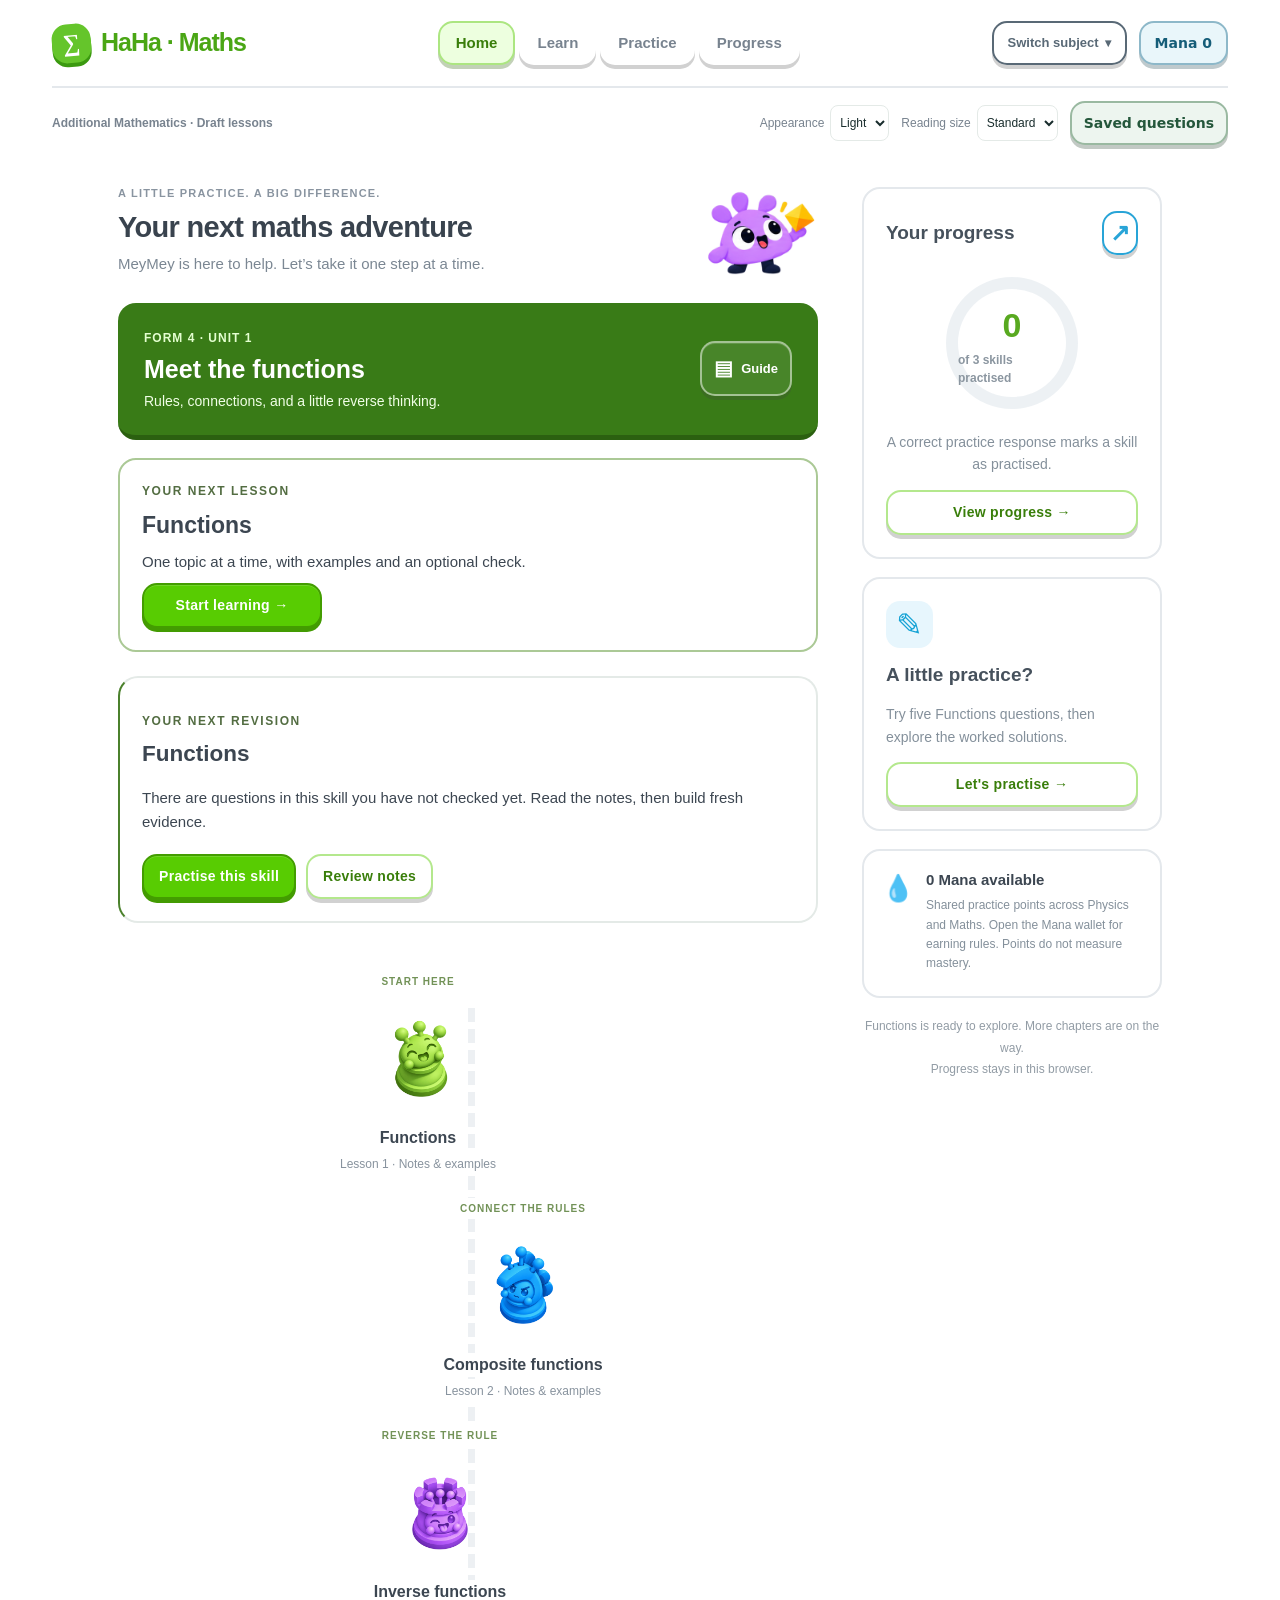
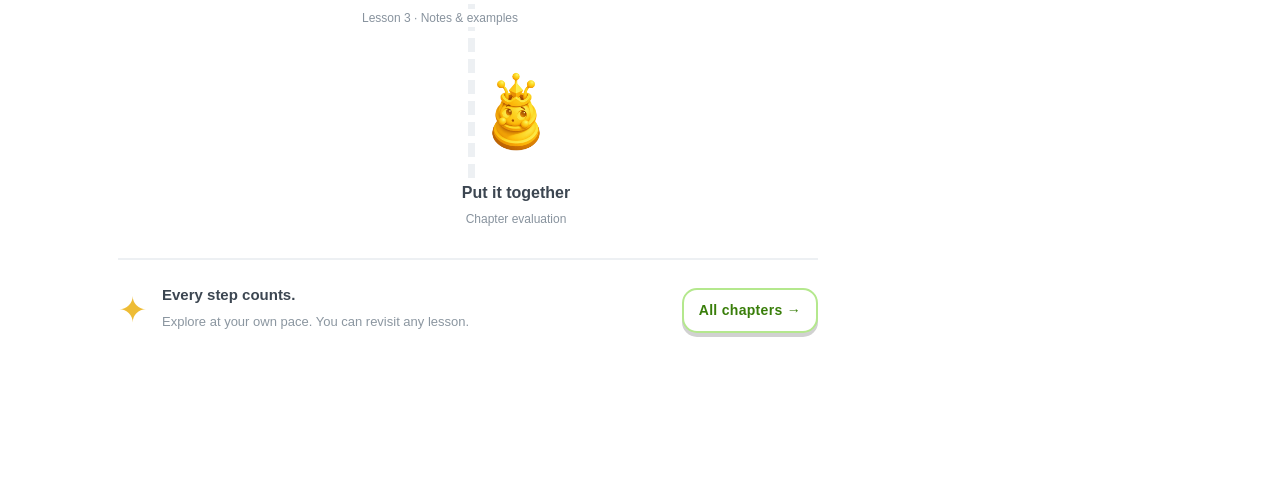
<file: mathematics/index.html>
<!doctype html>
<html lang="en">
<head>
  <meta charset="utf-8">
  <meta name="viewport" content="width=device-width, initial-scale=1">
  <meta name="theme-color" content="#f6f7f2">
  <title>HaHa · Additional Mathematics</title>
  <style id="math-palette-base">
    :root{--ink:#192a2d;--muted:#71807d;--line:#e5eae4;--paper:#fff;--canvas:#f5f7f1;--green:#17624d;--green-dark:#124d3d;--pale:#e8f2e8;--lime:#d8ef9a;--orange:#b86a43;--cream:#fff7e8;--shadow:0 14px 38px #213d3010;--radius:20px}
    *{box-sizing:border-box}body{margin:0;background:var(--canvas);color:var(--ink);font:15px/1.5 Inter,ui-sans-serif,system-ui,-apple-system,"Segoe UI",sans-serif}button,input,select{font:inherit}button{cursor:pointer}button:focus-visible,input:focus-visible,select:focus-visible{outline:3px solid #87b89b;outline-offset:2px}.shell{max-width:1240px;min-height:100vh;margin:auto;padding:0 32px 50px}.topbar{height:78px;display:flex;align-items:center;gap:24px;border-bottom:1px solid var(--line)}.brand{display:flex;align-items:center;gap:10px;margin-right:auto;color:var(--ink);text-decoration:none}.brand-mark{display:grid;place-items:center;width:39px;height:39px;border-radius:13px;background:var(--green);color:#fff;font:700 24px Georgia}.brand-name{font-weight:800;letter-spacing:-.04em}.brand-sub{display:block;margin-top:-3px;color:var(--muted);font-size:calc(10px * var(--reading-scale, 1))}.topnav{display:flex;align-items:center;gap:4px}.nav-btn,.icon-btn{border:0;border-radius:999px;background:transparent;color:#687875;padding:9px 13px;font-size:calc(12px * var(--reading-scale, 1));font-weight:700}.nav-btn.active{background:#e8efe8;color:var(--green-dark)}.top-actions{display:flex;align-items:center;gap:9px}.mana-pill{display:flex;align-items:center;gap:6px;padding:8px 11px;border:1px solid #f0e7d3;border-radius:999px;background:#fffaf0;color:#835d2e;font-size:calc(11px * var(--reading-scale, 1));font-weight:800}.profile-btn{display:grid;place-items:center;width:37px;height:37px;border:0;border-radius:50%;background:#f2d8c9;color:#573b31;font-size:calc(11px * var(--reading-scale, 1));font-weight:850}.page{padding:29px 0 10px}.page:not(:has(.home-dashboard)){padding-bottom:84px}.eyebrow{margin-bottom:6px;color:var(--green);font-size:calc(10px * var(--reading-scale, 1));font-weight:850;letter-spacing:.13em;text-transform:uppercase}.page-head{display:flex;justify-content:space-between;align-items:end;gap:20px;margin-bottom:22px}.page-head h1,.hero-copy h1{margin:0;font-size:clamp(27px,3vw,38px);line-height:1.13;letter-spacing:-.05em}.page-head p,.hero-copy p{max-width:650px;margin:8px 0 0;color:var(--muted);font-size:calc(13px * var(--reading-scale, 1))}.card{border:1px solid var(--line);border-radius:var(--radius);background:var(--paper);box-shadow:var(--shadow)}.hero{display:grid;grid-template-columns:minmax(0,1.4fr) minmax(240px,.8fr);gap:20px;margin-bottom:20px}.hero-main{position:relative;overflow:hidden;min-height:238px;padding:27px 30px;background:linear-gradient(125deg,#e6f0e5,#f4f7ee 72%);border:1px solid #dae8da;border-radius:var(--radius)}.hero-main:after{content:"∑";position:absolute;right:25px;bottom:-55px;color:#17624d12;font:230px Georgia;pointer-events:none}.hero-copy{position:relative;z-index:1;max-width:550px}.hero-copy .eyebrow{margin-bottom:10px}.home-heading{margin:8px 0 23px}.home-heading h1{margin:0;font-size:clamp(29px,3.5vw,42px);line-height:1.12;letter-spacing:-.055em}.home-heading p{margin:8px 0 0;color:var(--muted);font-size:calc(13px * var(--reading-scale, 1))}.resume-card{display:flex;justify-content:space-between;align-items:center;gap:20px;max-width:850px;padding:22px 24px;border:1px solid #dce8dc;border-radius:18px;background:#edf4eb}.resume-copy .eyebrow{margin:0 0 7px;font-size:calc(9px * var(--reading-scale, 1))}.resume-copy h2{margin:0;font-size:20px;letter-spacing:-.035em}.resume-copy p{margin:4px 0 0;color:#687a70;font-size:calc(11px * var(--reading-scale, 1))}.resume-progress{display:flex;align-items:center;gap:12px;margin-top:13px}.resume-progress .bar{width:min(320px,35vw);margin:0}.resume-progress span{color:#687a70;font-size:calc(10px * var(--reading-scale, 1));white-space:nowrap}.home-secondary{display:flex;align-items:center;gap:8px;margin-top:18px;color:#86928b;font-size:calc(11px * var(--reading-scale, 1))}.home-secondary button{border:0;background:none;padding:2px;color:var(--green);font-size:calc(11px * var(--reading-scale, 1));font-weight:800}.cta-row{display:flex;align-items:center;gap:10px;margin-top:20px}.btn-primary,.btn-secondary,.btn-quiet,.btn-disabled{display:inline-flex;align-items:center;justify-content:center;gap:8px;border-radius:11px;padding:11px 15px;font-size:calc(12px * var(--reading-scale, 1));font-weight:800;text-decoration:none}.btn-primary{border:1px solid var(--green);background:var(--green);color:white}.btn-primary:hover{background:var(--green-dark)}.btn-secondary{border:1px solid #dce6dc;background:white;color:#355747}.btn-quiet{border:0;background:transparent;color:var(--green)}.btn-disabled{border:1px solid #e6eae5;background:#f5f6f3;color:#9aa39e;cursor:not-allowed}.hero-side{display:grid;gap:12px}.metric-card{padding:17px 18px}.metric-top{display:flex;align-items:center;justify-content:space-between;color:var(--muted);font-size:calc(10px * var(--reading-scale, 1));font-weight:800;text-transform:uppercase;letter-spacing:.07em}.metric-value{margin-top:5px;color:var(--green-dark);font-size:25px;font-weight:850;letter-spacing:-.04em}.metric-note{color:#87938e;font-size:calc(10px * var(--reading-scale, 1))}.bar{height:7px;margin-top:10px;border-radius:99px;background:#edf1eb;overflow:hidden}.bar span{display:block;height:100%;border-radius:inherit;background:var(--green);transition:width .25s}.section-title{display:flex;justify-content:space-between;align-items:center;gap:12px;margin:25px 0 12px}.section-title h2{margin:0;font-size:16px;letter-spacing:-.025em}.section-title button{border:0;background:none;color:var(--green);font-size:calc(11px * var(--reading-scale, 1));font-weight:800}.quick-grid{display:grid;grid-template-columns:repeat(3,minmax(0,1fr));gap:13px}.quick-card{display:flex;align-items:start;gap:12px;padding:16px;text-align:left;color:inherit}.quick-icon{display:grid;place-items:center;flex:0 0 36px;width:36px;height:36px;border-radius:12px;background:var(--pale);color:var(--green);font-size:17px}.quick-card strong,.course-card strong,.activity-card strong{display:block;font-size:calc(12px * var(--reading-scale, 1))}.quick-card small,.course-card small,.activity-card small{display:block;margin-top:3px;color:var(--muted);font-size:calc(10px * var(--reading-scale, 1))}.quick-card:hover,.course-card:hover,.activity-card.available:hover{border-color:#b8d0bd;transform:translateY(-1px)}.course-grid{display:grid;grid-template-columns:repeat(2,minmax(0,1fr));gap:14px}.course-card{padding:20px;text-align:left;color:inherit;transition:.16s}.course-card .course-top{display:flex;justify-content:space-between;align-items:center}.course-tag{padding:5px 8px;border-radius:999px;background:#eff3eb;color:#6b7d6f;font-size:calc(9px * var(--reading-scale, 1));font-weight:800}.course-card h2{margin:12px 0 3px;font-size:19px;letter-spacing:-.03em}.course-card p{margin:0;color:var(--muted);font-size:calc(11px * var(--reading-scale, 1))}.course-card .btn-secondary{margin-top:17px}.chapter-list{display:grid;gap:9px}.chapter-row{display:grid;grid-template-columns:40px minmax(0,1fr) auto;align-items:center;gap:12px;padding:13px 15px;border:1px solid var(--line);border-radius:15px;background:#fff}.chapter-number{display:grid;place-items:center;width:34px;height:34px;border-radius:10px;background:#eff3ed;color:var(--green);font-size:calc(11px * var(--reading-scale, 1));font-weight:850}.chapter-row h3{margin:0;font-size:calc(12px * var(--reading-scale, 1))}.chapter-row p{margin:2px 0 0;color:var(--muted);font-size:calc(10px * var(--reading-scale, 1))}.subject-layout{display:grid;grid-template-columns:minmax(0,1fr) 260px;gap:16px;align-items:start}.subject-overview{min-height:300px;padding:24px;background:linear-gradient(145deg,#edf4eb,#fff 70%)}.subject-overview .eyebrow{margin:0 0 9px}.subject-overview h2{max-width:480px;margin:0;font-size:24px;line-height:1.2;letter-spacing:-.04em}.subject-overview>p{max-width:500px;margin:9px 0 19px;color:var(--muted);font-size:calc(12px * var(--reading-scale, 1))}.subject-progress{display:flex;align-items:center;gap:12px;margin:0 0 18px}.subject-progress .bar{width:min(250px,45%);margin:0}.subject-progress span{color:#687a70;font-size:calc(10px * var(--reading-scale, 1))}.chapter-list-panel{padding:18px}.chapter-list-panel h2{margin:0 0 12px;font-size:16px}.learning-path-panel{position:sticky;top:16px;padding:16px}.learning-path-panel .eyebrow{margin:0 0 8px;font-size:calc(8px * var(--reading-scale, 1))}.learning-path-panel h2{margin:0;font-size:15px;line-height:1.35}.learning-path-panel p{margin:6px 0 12px;color:var(--muted);font-size:calc(10px * var(--reading-scale, 1));line-height:1.5}.learning-path-panel .subject-progress{display:grid;gap:6px;margin:0 0 13px}.learning-path-panel .subject-progress .bar{width:100%}.learning-path-panel .subject-progress span{font-size:calc(9px * var(--reading-scale, 1))}.learning-path-panel .btn-primary{width:100%;padding:9px 10px;font-size:calc(10px * var(--reading-scale, 1))}.chapter-rail h2{margin:0 0 11px;font-size:calc(14px * var(--reading-scale, 1))}.chapter-rail .chapter-list{gap:7px}.chapter-rail .chapter-row{grid-template-columns:32px minmax(0,1fr);gap:9px;padding:9px 10px;border-radius:12px}.chapter-rail .chapter-number{width:30px;height:30px;font-size:calc(9px * var(--reading-scale, 1))}.chapter-rail .chapter-row h3{font-size:calc(10px * var(--reading-scale, 1));line-height:1.35}.chapter-rail .chapter-row p{font-size:calc(8px * var(--reading-scale, 1))}.chapter-rail .chapter-row .btn-secondary,.chapter-rail .chapter-row .btn-disabled{grid-column:2;justify-self:start;padding:6px 8px;font-size:calc(8px * var(--reading-scale, 1))}.global-back{position:fixed;left:max(12px,calc((100vw - 1240px)/2 + 32px - 132px));bottom:20px;z-index:4;display:inline-flex;align-items:center;justify-content:center;gap:8px;min-width:116px;min-height:54px;padding:13px 19px;border:1px solid #dfe6df;border-radius:999px;background:#fff;color:#52665d;font-size:calc(14px * var(--reading-scale, 1));font-weight:850;box-shadow:0 8px 24px #213d3014}.global-back:hover{border-color:#a8c9b4;color:var(--green)}.global-back[hidden]{display:none}.subtopic-grid{display:grid;grid-template-columns:repeat(3,minmax(0,1fr));gap:12px;margin-top:13px}.chapter-mindmap{margin-bottom:25px;padding:26px 24px 30px;border:1px solid #dfe8df;border-radius:20px;background:#fff;box-shadow:var(--shadow)}.mindmap-root{position:relative;display:grid;justify-items:center;width:max-content;max-width:100%;margin:0 auto;padding:12px 22px;border:1px solid #b8d0bd;border-radius:14px;background:#e8f2e8;color:var(--green-dark);font-size:17px;font-weight:850;text-align:center}.mindmap-root small{margin-top:2px;color:#718477;font-size:calc(9px * var(--reading-scale, 1));font-weight:750;letter-spacing:.06em;text-transform:uppercase}.mindmap-root:after{position:absolute;top:100%;left:50%;width:1px;height:24px;background:#b8c9b8;content:""}.mindmap-branches{position:relative;display:grid;grid-template-columns:repeat(3,minmax(0,1fr));gap:18px;padding-top:42px}.mindmap-branches:before{position:absolute;top:21px;left:calc(100% / 6);right:calc(100% / 6);height:1px;background:#b8c9b8;content:""}.mindmap-node{position:relative;min-height:180px;padding:21px 20px;border:1px solid #dfe7dc;border-radius:16px;background:#fff;box-shadow:0 8px 22px #213d3008}.mindmap-node:before{position:absolute;top:-21px;left:50%;width:1px;height:21px;background:#b8c9b8;content:""}.mindmap-node b{display:block;color:var(--green);font-size:calc(10px * var(--reading-scale, 1));letter-spacing:.06em}.mindmap-node h3{margin:8px 0 7px;font-size:17px;line-height:1.3}.mindmap-node p{margin:0;color:#687770;font-size:calc(11px * var(--reading-scale, 1));line-height:1.65}.chapter-notes-cta{position:relative;z-index:2;width:100%;min-height:58px;margin-top:21px;font-size:calc(14px * var(--reading-scale, 1));pointer-events:auto}.chapter-complete-note{margin:20px 0 0;padding:12px 15px;border-radius:11px;background:#edf4eb;color:#41634d;font-size:calc(12px * var(--reading-scale, 1));line-height:1.6;text-align:center}.chapter-map{margin-bottom:25px}.chapter-notes-cta{width:100%;min-height:58px;margin-top:21px;font-size:calc(14px * var(--reading-scale, 1))}.notes-sequence{display:grid;gap:14px}.checkpoint-card{padding:19px 21px;border:1px solid #e8e4d5;border-radius:15px;background:#fffaf0}.checkpoint-card .eyebrow{margin:0 0 6px;color:#936f35;font-size:calc(8px * var(--reading-scale, 1))}.checkpoint-card h3{margin:0 0 12px;font-size:calc(13px * var(--reading-scale, 1))}.checkpoint-options{display:grid;grid-template-columns:repeat(2,minmax(0,1fr));gap:8px}.checkpoint-option{padding:10px 12px;border:1px solid #e6e6dc;border-radius:10px;background:#fff;color:#45564d;text-align:left;font-size:calc(11px * var(--reading-scale, 1))}.checkpoint-option:hover:not(:disabled){border-color:#b7cdb8;background:#f8fbf6}.checkpoint-option:disabled{cursor:default;opacity:.82}.checkpoint-option.answer-correct{border-color:#9ec3a4;background:#edf6ed;color:#285d3b}.checkpoint-option.answer-incorrect{border-color:#e2b3a2;background:#fff1ec;color:#9a513a}.checkpoint-feedback{display:none;margin-top:10px;color:#52665a;font-size:calc(10px * var(--reading-scale, 1));line-height:1.55}.checkpoint-feedback.show{display:block}.note-section{padding:22px 24px}.note-equation{display:block;width:fit-content;max-width:100%;margin:16px auto;padding:13px 16px;border-left:3px solid #7ca88a;border-radius:0 10px 10px 0;background:#f4f7f1;color:#244e3b;text-align:center;font:16px/1.6 Georgia,serif}.worked-example{margin-top:18px;padding:17px 18px;border:1px solid #e7ece4;border-radius:13px;background:#fbfcf9}.worked-example .eyebrow{margin:0 0 7px;font-size:calc(8px * var(--reading-scale, 1))}.worked-example h3{margin:0 0 9px;font-size:calc(12px * var(--reading-scale, 1))}.worked-example ol{display:grid;gap:6px;margin:0;padding-left:21px;color:#52635a;font-size:calc(11px * var(--reading-scale, 1));line-height:1.6}.example-result{margin:9px 0 0;color:#315f44;font-size:calc(11px * var(--reading-scale, 1));font-weight:750}.checkpoint-hint{margin:-5px 0 11px;color:var(--muted);font-size:calc(9px * var(--reading-scale, 1))}.evaluation-questions{display:grid;gap:12px}.evaluation-question{padding:16px;border:1px solid var(--line);border-radius:13px;background:#fff}.evaluation-question-top{display:flex;justify-content:space-between;gap:10px;color:#77857e;font-size:calc(9px * var(--reading-scale, 1));font-weight:800}.evaluation-question h3{margin:8px 0 12px;font-size:calc(12px * var(--reading-scale, 1));line-height:1.5}.evaluation-options{display:grid;grid-template-columns:repeat(2,minmax(0,1fr));gap:8px}.evaluation-option{padding:10px 12px;border:1px solid #e3e8e1;border-radius:10px;background:#fbfcf9;color:#405249;text-align:left;font-size:calc(10px * var(--reading-scale, 1));line-height:1.45}.evaluation-option:hover{border-color:#a8c9b4}.evaluation-option.selected{border-color:#78a889;background:#edf5ec;color:#25553c}.evaluation-submit-row{display:flex;align-items:center;justify-content:space-between;gap:10px;margin-top:18px;padding-top:14px;border-top:1px solid var(--line)}.evaluation-submit-row>span{color:var(--muted);font-size:calc(10px * var(--reading-scale, 1))}.ranked-preview{max-width:850px;padding:23px}.ranked-preview h2{margin:0;font-size:24px}.ranked-preview>p{margin:6px 0 17px;color:var(--muted);font-size:calc(11px * var(--reading-scale, 1))}.rank-ladder{display:flex;align-items:center;gap:7px;flex-wrap:wrap;margin:20px 0}.rank-ladder span{padding:7px 9px;border:1px solid #e5e8e1;border-radius:999px;background:#fbfcf9;color:#65756c;font-size:calc(8px * var(--reading-scale, 1));font-weight:850}.rank-ladder i{width:10px;height:1px;background:#cbd8ca}@media(max-width:680px){.rank-ladder{gap:5px}.rank-ladder span{padding:6px 7px;font-size:calc(7px * var(--reading-scale, 1))}.rank-ladder i{width:5px}}.note-section-title{display:flex;align-items:center;gap:12px}.note-section-title .note-num{display:grid;place-items:center;min-width:48px;height:38px;border-radius:11px;background:#e9f2e8;color:var(--green);font-size:calc(12px * var(--reading-scale, 1));font-weight:850}.note-section-title h2{margin:0;font-size:18px}.note-section>p{max-width:850px;margin:14px 0 0 60px;color:#53635a;font-size:calc(13px * var(--reading-scale, 1));line-height:1.8}.next-step-panel{display:flex;align-items:center;justify-content:space-between;gap:24px;margin-top:26px;padding:21px 24px;border:1px solid #dce8dc;border-radius:17px;background:linear-gradient(110deg,#edf4eb,#fff)}.next-step-panel .eyebrow{margin:0 0 5px;font-size:calc(8px * var(--reading-scale, 1))}.next-step-panel h2{margin:0;font-size:17px}.next-step-panel p{margin:4px 0 0;color:var(--muted);font-size:calc(10px * var(--reading-scale, 1))}.next-step-panel .btn-primary{white-space:nowrap}.evaluation-overview{max-width:900px;padding:24px}.evaluation-overview h2{margin:0;font-size:19px}.evaluation-overview>p{max-width:650px;margin:6px 0 18px;color:var(--muted);font-size:calc(12px * var(--reading-scale, 1))}.evaluation-topics{display:grid;grid-template-columns:repeat(3,minmax(0,1fr));gap:10px}.evaluation-topic{padding:13px;border:1px solid var(--line);border-radius:12px;background:#fbfcf9}.evaluation-topic b{display:block;color:var(--green);font-size:calc(10px * var(--reading-scale, 1))}.evaluation-topic span{display:block;margin-top:4px;font-size:calc(11px * var(--reading-scale, 1))}.evaluation-overview .cta-row{margin-top:18px}@media(max-width:760px){.chapter-mindmap{padding:20px 14px}.mindmap-root{margin-left:0}.mindmap-root:after{left:24px;height:24px}.mindmap-branches{grid-template-columns:1fr;gap:12px;padding:38px 0 0 24px}.mindmap-branches:before{top:0;bottom:30px;left:24px;right:auto;width:1px;height:auto}.mindmap-node{min-height:0;padding:16px}.mindmap-node:before{top:28px;left:-24px;width:24px;height:1px}.checkpoint-options,.evaluation-options{grid-template-columns:1fr}.evaluation-submit-row{align-items:stretch;flex-direction:column}.evaluation-submit-row .btn-primary{width:100%}}.chapter-map-head{display:flex;align-items:baseline;gap:10px;padding:0 0 10px;border-bottom:1px solid var(--line)}.chapter-map-head h2,.learning-section-head h2{margin:0;font-size:17px;letter-spacing:-.025em}.learning-section{margin-top:25px}.learning-section-head{margin-bottom:12px}.subtopic b{display:block;color:var(--green);font-size:calc(10px * var(--reading-scale, 1));letter-spacing:.04em}.subtopic strong{display:block;margin-top:8px;font-size:17px;line-height:1.35}.subtopic small{display:block;margin-top:9px;color:var(--muted);font-size:calc(11px * var(--reading-scale, 1));line-height:1.55}.activity-grid{display:grid;grid-template-columns:repeat(2,minmax(0,1fr));gap:12px}.activity-card{display:flex;align-items:start;gap:12px;padding:17px;text-align:left;color:inherit;transition:.16s}.activity-card.available{cursor:pointer}.activity-card .quick-icon{flex-basis:39px;width:39px;height:39px}.activity-card .activity-status{display:inline-block;margin-top:10px;color:var(--green);font-size:calc(9px * var(--reading-scale, 1));font-weight:850}.activity-card.unavailable{background:#fbfcf9;box-shadow:none}.activity-card.unavailable .quick-icon{background:#f1f2ef;color:#929d97}.activity-card.unavailable .activity-status{color:#929d97}.breadcrumb{display:flex;align-items:center;gap:8px;margin:0 0 18px;color:#82908a;font-size:calc(11px * var(--reading-scale, 1))}.breadcrumb button{border:0;background:none;padding:0;color:var(--green);font-size:calc(11px * var(--reading-scale, 1));font-weight:750}.lesson-grid{display:grid;grid-template-columns:minmax(0,1fr) 265px;gap:16px;align-items:start}.lesson-card{overflow:hidden}.lesson-top{padding:18px 22px;border-bottom:1px solid var(--line)}.lesson-topline{display:flex;justify-content:space-between;align-items:center;gap:12px;color:#77857f;font-size:calc(10px * var(--reading-scale, 1));font-weight:800}.tag{padding:5px 8px;border-radius:999px;background:#f3f5f0;color:#6a7b70;font-size:calc(9px * var(--reading-scale, 1))}.prompt{padding:20px 22px 10px}.prompt p{margin:0 0 12px;color:#4b5c58;font-size:calc(13px * var(--reading-scale, 1))}.given{display:inline-block;padding:10px 14px;border-radius:11px;background:#f5f7f3;color:#203d39;font:18px Georgia}.part-tabs{display:flex;gap:7px;margin-top:17px}.part-tab{border:1px solid var(--line);border-radius:10px;background:#fff;padding:7px 10px;color:#84908b;font-size:calc(10px * var(--reading-scale, 1));font-weight:800}.part-tab.active{border-color:#a8c9b4;background:#eef5ee;color:var(--green-dark)}.part-tab.done{color:#36805a}.part-body{padding:15px 22px 21px}.part-line{display:flex;justify-content:space-between;gap:14px;margin-bottom:14px}.part-question{margin:0;font-size:calc(14px * var(--reading-scale, 1));font-weight:700}.part-marks{color:#89968f;font-size:calc(10px * var(--reading-scale, 1))}.answer-label{display:block;margin-bottom:6px;color:#71817a;font-size:calc(9px * var(--reading-scale, 1));font-weight:850;letter-spacing:.08em;text-transform:uppercase}.answer-row{display:flex;gap:8px}.answer-input{width:100%;min-width:0;border:1px solid #dfe6e0;border-radius:10px;background:#fcfdfb;padding:11px 12px;color:var(--ink);font:16px Georgia}.answer-input:focus{border-color:#79a991;outline:3px solid #1d625119}.answer-help{display:flex;justify-content:space-between;gap:12px;margin-top:8px;color:#929e97;font-size:calc(10px * var(--reading-scale, 1))}.hint-btn{border:0;background:none;padding:2px 0;color:#a36542;font-size:calc(10px * var(--reading-scale, 1));font-weight:800}.hint,.feedback{display:none;margin-top:10px;padding:11px 12px;border-radius:10px;font-size:calc(11px * var(--reading-scale, 1));white-space:pre-line}.hint.show{display:block;background:#fff6e9;color:#825c31}.feedback.show{display:block;background:#eaf4ec;color:#286345}.feedback.error{background:#fff1eb;color:#9a513a}.lesson-footer{display:flex;justify-content:space-between;align-items:center;gap:12px;padding:12px 18px;border-top:1px solid var(--line);background:#fbfcf9}.lesson-aside{display:grid;gap:12px}.aside-card{padding:16px}.aside-card.green{background:#e5f0e4;border-color:#d6e6d7;box-shadow:none}.aside-card h3{margin:0 0 5px;font-size:calc(12px * var(--reading-scale, 1))}.aside-card p{margin:0;color:var(--muted);font-size:calc(10px * var(--reading-scale, 1))}.skill-line{padding:8px 0;border-top:1px solid #edf0ec;color:#61716b;font-size:calc(10px * var(--reading-scale, 1))}.note-grid{display:grid;grid-template-columns:repeat(3,minmax(0,1fr));gap:11px}.note-card{padding:16px}.note-card .note-num{color:var(--green);font-size:calc(10px * var(--reading-scale, 1));font-weight:850}.note-card h3{margin:5px 0;font-size:calc(12px * var(--reading-scale, 1))}.note-card p{margin:0;color:var(--muted);font-size:calc(10px * var(--reading-scale, 1))}.callout{margin-top:14px;padding:14px;border-radius:13px;background:#f2f5ed;color:#52675b;font-size:calc(11px * var(--reading-scale, 1))}.stat-grid{display:grid;grid-template-columns:repeat(3,minmax(0,1fr));gap:12px;margin-bottom:14px}.stat{padding:16px}.stat small{color:var(--muted);font-size:calc(9px * var(--reading-scale, 1));font-weight:800;text-transform:uppercase;letter-spacing:.06em}.stat strong{display:block;margin-top:5px;color:var(--green);font-size:23px}.profile-grid{display:grid;grid-template-columns:1fr 1fr;gap:13px}.form-card{padding:18px}.field{display:grid;gap:5px;margin:12px 0}.field label{color:#62736d;font-size:calc(10px * var(--reading-scale, 1));font-weight:800}.field input,.field select{width:100%;border:1px solid var(--line);border-radius:10px;padding:10px;background:#fff;color:var(--ink)}.days{display:grid;grid-template-columns:repeat(7,1fr);gap:7px;margin-top:14px}.day{padding:9px 4px;border:1px solid var(--line);border-radius:10px;background:#fff;color:#63726b;text-align:center;font-size:calc(9px * var(--reading-scale, 1));font-weight:800}.day.selected{border-color:#a8c9b4;background:#e8f2e8;color:var(--green)}.notice{margin-top:15px;padding:12px 14px;border:1px solid #eee6d4;border-radius:12px;background:#fff9ec;color:#806942;font-size:calc(10px * var(--reading-scale, 1))}.toast{position:fixed;left:50%;bottom:22px;z-index:5;transform:translate(-50%,18px);opacity:0;pointer-events:none;padding:11px 15px;border-radius:12px;background:#183d35;color:#fff;box-shadow:var(--shadow);font-size:calc(11px * var(--reading-scale, 1));transition:.2s}.toast.show{transform:translate(-50%,0);opacity:1}.mobile-select{display:none}
    .friends-layout{display:grid;grid-template-columns:minmax(0,1fr) 305px;gap:16px;align-items:start}.feed-column,.friends-rail{display:grid;gap:12px}.friends-rail{position:sticky;top:18px}.session-card{display:flex;align-items:center;justify-content:space-between;gap:14px;padding:16px 18px;background:linear-gradient(110deg,#eef5eb,#fff)}.session-card h2,.feed-section-head h2{margin:0;font-size:15px}.session-card p{margin:4px 0 0;color:var(--muted);font-size:calc(10px * var(--reading-scale, 1))}.session-card .eyebrow{margin-bottom:3px}.session-form{padding:16px 18px}.session-form .field{margin:0 0 10px}.session-fields{display:grid;grid-template-columns:1fr 1fr;gap:10px}.prototype-caption{display:block;color:#8a9690;font-size:calc(8px * var(--reading-scale, 1));line-height:1.5}.planned-session{padding:12px 15px;border-color:#cfe1d1;background:#f2f8f0}.planned-session strong{font-size:calc(10px * var(--reading-scale, 1))}.planned-session p{margin:3px 0 0;color:var(--muted);font-size:calc(9px * var(--reading-scale, 1))}.feed-section-head{display:flex;align-items:end;justify-content:space-between;margin:9px 0 0}.feed-section-head .eyebrow{margin-bottom:2px}.sample-pill{padding:5px 8px;border-radius:999px;background:#f1f3ed;color:#8a917e;font-size:calc(8px * var(--reading-scale, 1));font-weight:850}.feed-composer{display:flex;align-items:start;gap:10px;padding:13px}.mini-avatar{position:relative;display:grid;place-items:center;width:34px;height:34px;flex:0 0 34px;border-radius:50%;background:#e9e5f2;color:#6e5d93;font-size:calc(9px * var(--reading-scale, 1));font-weight:850}.avatar-online:after{content:"";position:absolute;right:0;bottom:0;width:9px;height:9px;border:2px solid white;border-radius:50%;background:#54a66c}.composer-main{flex:1;min-width:0}.composer-main textarea{width:100%;min-height:58px;border:0;outline:0;resize:vertical;color:var(--ink);font-family:inherit;font-size:calc(12px * var(--reading-scale, 1));line-height:1.5}.composer-footer{display:flex;align-items:center;justify-content:space-between;gap:10px;border-top:1px solid var(--line);padding-top:9px}.composer-footer span{color:#8a9690;font-size:calc(8px * var(--reading-scale, 1))}.composer-footer .btn-primary{padding:8px 11px;font-size:calc(10px * var(--reading-scale, 1))}.feed-list{display:grid;gap:10px}.feed-post{padding:14px 16px}.feed-author{display:flex;align-items:center;gap:9px}.feed-author>div{flex:1}.feed-author strong,.friend-person strong{display:block;font-size:calc(10px * var(--reading-scale, 1))}.feed-author small,.friend-person small{display:block;margin-top:2px;color:#8a9690;font-size:calc(8px * var(--reading-scale, 1))}.feed-badge{padding:5px 7px;border-radius:999px;background:#f4f1e7;color:#8a7043;font-size:calc(7px * var(--reading-scale, 1));font-weight:800}.feed-post>p{margin:12px 0 8px;color:#43544d;font-size:calc(11px * var(--reading-scale, 1));line-height:1.55}.feed-reply{border:0;background:transparent;padding:3px 0;color:var(--green);font-size:calc(9px * var(--reading-scale, 1));font-weight:800}.rail-card{padding:14px}.rail-heading{display:flex;justify-content:space-between;align-items:center;margin-bottom:4px}.rail-heading h2{margin:0;font-size:calc(12px * var(--reading-scale, 1))}.rail-heading>span{color:#9a8552;font-size:calc(10px * var(--reading-scale, 1));font-weight:850}.friend-row{display:flex;align-items:center;gap:9px;padding:10px 0;border-bottom:1px solid #f0f2ed}.friend-person{flex:1;min-width:0}.status-dot{display:inline-block;width:6px;height:6px;margin-right:5px;border-radius:50%;background:#b6bdb8}.status-dot.online{background:#56a66d}.friend-more{border:0;background:none;color:#89958d;font-weight:900}.ranking-list{list-style:none;margin:10px 0 6px;padding:0}.ranking-list li{display:flex;align-items:center;gap:7px;padding:8px 0;border-bottom:1px solid #f0f2ed}.rank-number{width:15px;color:#7d8b81;font-size:calc(9px * var(--reading-scale, 1));font-weight:850}.rank-person{flex:1;min-width:0}.rank-person small{display:block;margin-top:2px;color:#929d94;font-size:calc(7px * var(--reading-scale, 1))}.ranking-list li>b{color:#86672e;font-size:calc(8px * var(--reading-scale, 1));white-space:nowrap}.badge-preview{background:#faf9f4}.badge-icons{display:flex;gap:8px;margin:10px 0}.badge-icons span{display:grid;place-items:center;width:31px;height:31px;border-radius:10px;background:#f0ead4;color:#9a7938;font-weight:900}.badge-preview p{margin:0;color:var(--muted);font-size:calc(9px * var(--reading-scale, 1))}.sr-only{position:absolute;width:1px;height:1px;padding:0;margin:-1px;overflow:hidden;clip:rect(0,0,0,0);white-space:nowrap;border:0}
    .profile-layout{display:grid;grid-template-columns:210px minmax(0,1fr);gap:16px;align-items:start}.profile-menu{display:grid;gap:5px;padding:9px;border:1px solid var(--line);border-radius:16px;background:#fff;box-shadow:var(--shadow)}.profile-menu-item{display:flex;align-items:center;gap:9px;padding:10px 11px;border:0;border-radius:10px;background:transparent;color:#63716a;text-align:left;font-size:calc(10px * var(--reading-scale, 1));font-weight:750}.profile-menu-item>span{width:18px;color:#83948a;font-size:calc(13px * var(--reading-scale, 1));text-align:center}.profile-menu-item.active{background:#e9f2e8;color:var(--green)}.profile-menu-note{margin:7px 4px 2px;padding:10px 7px 2px;border-top:1px solid var(--line);color:#929d96;font-size:calc(8px * var(--reading-scale, 1));line-height:1.6}.profile-content{display:grid;gap:12px}.profile-identity{display:grid;justify-items:center;padding:24px;text-align:center}.profile-avatar{display:grid;place-items:center;width:76px;height:76px;border:4px solid #e1eddf;border-radius:50%;background:#d7e9d5;color:var(--green);font-size:20px;font-weight:850}.profile-badges{display:flex;justify-content:center;flex-wrap:wrap;gap:6px;margin:13px 0 9px}.profile-badge{padding:6px 8px;border-radius:999px;font-size:calc(8px * var(--reading-scale, 1));font-weight:800}.profile-badge.earned{background:#f4eedb;color:#947533}.profile-badge.locked{background:#f0f2ee;color:#929c95}.profile-identity h2{margin:3px 0 2px;font-size:21px}.profile-id{color:#88958c;font-size:calc(8px * var(--reading-scale, 1));font-weight:850;letter-spacing:.08em}.profile-bio{max-width:440px;margin:10px 0 4px;color:#67766d;font-size:calc(11px * var(--reading-scale, 1))}.profile-school{display:flex;align-items:center;gap:5px;margin:3px 0 14px;color:#849188;font-size:calc(9px * var(--reading-scale, 1))}.profile-stats{display:grid;grid-template-columns:repeat(3,1fr);gap:8px;padding:15px 18px}.profile-stats .eyebrow{grid-column:1/-1;margin:0}.profile-stats>div{padding:9px;border-radius:10px;background:#f7f9f5;text-align:center}.profile-stats strong,.profile-stats small{display:block}.profile-stats strong{color:var(--green);font-size:15px}.profile-stats small{margin-top:2px;color:var(--muted);font-size:calc(8px * var(--reading-scale, 1))}.profile-setting-panel{max-width:none;min-height:235px}.profile-setting-panel h2{margin:0;font-size:17px}.profile-setting-panel>p{margin:5px 0 14px}.setting-textarea{width:100%;min-height:75px;padding:10px;border:1px solid var(--line);border-radius:10px;resize:vertical;font:inherit}.appearance-options{display:flex;gap:10px;margin:16px 0}.appearance-option{display:grid;justify-items:center;gap:4px;min-width:118px;padding:14px;border:1px solid var(--line);border-radius:13px;background:#fff;color:var(--ink)}.appearance-option.selected{border-color:#a9c7ad;background:#edf5ec}.appearance-option>strong{color:var(--green);font-family:Georgia}.appearance-option span{font-size:calc(10px * var(--reading-scale, 1));font-weight:800}.appearance-option small,.setting-hint{color:var(--muted);font-size:calc(9px * var(--reading-scale, 1))}.setting-row{display:flex;align-items:center;justify-content:space-between;gap:12px;padding:13px 0;border-top:1px solid var(--line)}.setting-row strong,.setting-row small{display:block}.setting-row strong{font-size:calc(10px * var(--reading-scale, 1))}.setting-row small{margin-top:3px;color:var(--muted);font-size:calc(9px * var(--reading-scale, 1))}.coming-label{padding:5px 7px;border-radius:999px;background:#f3f4f1;color:#929b94;font-size:calc(7px * var(--reading-scale, 1));font-weight:850}
    .feedback-layout{display:grid;grid-template-columns:minmax(0,1.25fr) minmax(250px,.75fr);gap:15px;align-items:start}.feedback-form-panel{max-width:none}.feedback-recipient{display:flex;align-items:center;gap:10px;margin:-2px 0 18px;padding:12px;border-radius:12px;background:#f3f7f1}.feedback-recipient .quick-icon{flex-basis:32px;width:32px;height:32px}.feedback-recipient strong,.feedback-recipient small{display:block}.feedback-recipient strong{font-size:calc(10px * var(--reading-scale, 1))}.feedback-recipient small{margin-top:2px;color:var(--muted);font-size:calc(8px * var(--reading-scale, 1))}.feedback-select{width:100%;padding:10px;border:1px solid var(--line);border-radius:10px;background:white;color:var(--ink);font-size:calc(11px * var(--reading-scale, 1))}.feedback-plan{padding:18px}.feedback-step{display:flex;align-items:center;gap:10px;padding:12px 0;border-bottom:1px solid var(--line)}.feedback-step>b{display:grid;place-items:center;width:27px;height:27px;border-radius:9px;background:#eef3eb;color:var(--green);font-size:calc(8px * var(--reading-scale, 1))}.feedback-step strong,.feedback-step small{display:block}.feedback-step strong{font-size:calc(9px * var(--reading-scale, 1))}.feedback-step small{margin-top:2px;color:var(--muted);font-size:calc(8px * var(--reading-scale, 1))}.feedback-plan .notice{font-size:calc(9px * var(--reading-scale, 1))}
    @media(max-width:900px){.shell{padding:0 20px 36px}.topbar{gap:10px}.topnav{margin-left:auto}.hero{grid-template-columns:1fr 230px}.lesson-grid{grid-template-columns:minmax(0,1fr) 225px}}
    @media(max-width:680px){.shell{padding:0 13px 28px}.topbar{height:68px}.brand-sub{display:none}.topnav{display:none}.top-actions{margin-left:auto}.page{padding-top:22px}.page-head{align-items:start;flex-direction:column}.hero{grid-template-columns:1fr}.hero-main{min-height:205px;padding:23px}.hero-side{grid-template-columns:1fr 1fr}.metric-card{padding:13px}.quick-grid{grid-template-columns:1fr}.course-grid,.activity-grid,.profile-grid{grid-template-columns:1fr}.subtopic-grid,.note-grid,.evaluation-topics{grid-template-columns:1fr}.subtopic{min-height:0;padding:17px}.note-section{padding:17px}.note-section>p{margin-left:0}.next-step-panel{align-items:flex-start;flex-direction:column;gap:13px;padding:17px}.next-step-panel .btn-primary{width:100%}.lesson-grid{grid-template-columns:1fr}.lesson-aside{grid-template-columns:1fr 1fr}.part-body{padding:14px}.prompt{padding:17px 14px 9px}.lesson-top{padding:15px}.lesson-footer{padding:11px}.answer-row{flex-direction:column}.answer-row .btn-primary{width:100%}.stat-grid{grid-template-columns:1fr}.chapter-row{grid-template-columns:36px minmax(0,1fr)}.chapter-row>.btn-secondary,.chapter-row>.btn-disabled{grid-column:2;justify-self:start}.days{gap:4px}.day{font-size:calc(8px * var(--reading-scale, 1));padding:8px 2px}.resume-card{align-items:flex-start;flex-direction:column;padding:18px}.resume-card>.btn-primary{width:100%}.resume-progress .bar{width:42vw}.home-secondary{align-items:flex-start;flex-direction:column}}

    .nav-divider{width:1px;height:32px;background:#dfe5de;margin:0 4px}
    .welcome-panel{display:flex;align-items:center;min-height:134px;margin:8px 0 16px;padding:19px 30px;border:1px solid #dce8dc;border-radius:18px;background:#edf4eb}
    .welcome-accent{width:6px;height:76px;flex:0 0 6px;margin-right:25px;border-radius:4px;background:var(--green)}
    .welcome-panel h1{margin:0;color:var(--ink);font-size:clamp(29px,3.5vw,42px);line-height:1.12;letter-spacing:-.055em}
    .welcome-panel p{margin:8px 0 0;color:var(--muted);font-size:calc(13px * var(--reading-scale, 1))}
    .friends-update{display:flex;align-items:center;gap:14px;min-height:53px;margin-bottom:27px;padding:7px 14px;border:1px solid var(--line);border-radius:14px;background:#fff}
    .friend-avatar{display:grid;place-items:center;width:40px;height:40px;flex:0 0 40px;border-radius:50%;background:#e7e2f1;color:#6e5a95;font-size:calc(10px * var(--reading-scale, 1));font-weight:850}
    .friend-copy{min-width:0;flex:1}.friend-label{display:block;color:#7b6a9e;font-size:calc(8px * var(--reading-scale, 1));font-weight:850;letter-spacing:.06em}
    .friend-message{display:block;margin-top:2px;color:#374744;font-size:calc(11px * var(--reading-scale, 1));font-weight:750}.friend-action{flex:0 0 auto;border:0;background:transparent;color:var(--green);font-size:calc(10px * var(--reading-scale, 1));font-weight:850}
    .home-actions{display:grid;grid-template-columns:repeat(2,minmax(0,1fr));gap:18px}
    .home-action{overflow:hidden;min-width:0;border:1px solid var(--line);border-radius:22px;background:#fff;box-shadow:var(--shadow)}
    .home-art{display:grid;place-items:center;height:156px}.home-art.learn{background:#eaf3e8}.home-art.practice{background:#f8e9dd}.home-art.challenge{background:#ece9f6}.home-art.assistance{background:#e7eef1}
    .home-icon{display:grid;place-items:center;width:108px;height:108px;border-radius:50%;background:#ffffffd9}
    .home-icon svg{width:62px;height:62px;fill:none;stroke:currentColor;stroke-width:3;stroke-linecap:round;stroke-linejoin:round}
    .home-art.learn .home-icon{color:#3e795c}.home-art.practice .home-icon{color:#b66e47}.home-art.challenge .home-icon{color:#7565a0}.home-art.assistance .home-icon{color:#587889}
    .home-action-body{min-height:208px;padding:22px 25px 22px}.home-kicker{font-size:calc(9px * var(--reading-scale, 1));font-weight:850;letter-spacing:.12em}
    .home-action.learn .home-kicker{color:var(--green)}.home-action.practice .home-kicker{color:#a7603d}.home-action.challenge .home-kicker{color:#7966a0}.home-action.assistance .home-kicker{color:#587889}
    .home-action h2{margin:9px 0 5px;font-size:24px;letter-spacing:-.035em}.home-action p{min-height:40px;margin:0;color:var(--muted);font-size:calc(11px * var(--reading-scale, 1));line-height:1.6}
    .home-action .btn-primary{margin-top:17px}.home-action.practice .btn-primary{border-color:#b66e47;background:#b66e47}.home-action.challenge .btn-primary{border-color:#7565a0;background:#7565a0}.home-action.assistance .btn-primary{border-color:#587889;background:#587889}
    .continue-row{display:flex;align-items:center;gap:7px;margin-top:29px;padding:18px 4px 0;border-top:1px solid #e0e6de;color:var(--muted);font-size:calc(10px * var(--reading-scale, 1))}
    .continue-row button{border:0;background:transparent;padding:0;color:var(--green);font-size:calc(10px * var(--reading-scale, 1));font-weight:850}.home-footnote{margin-left:auto;color:#8a9690;font-size:calc(9px * var(--reading-scale, 1))}
    .simple-panel{max-width:800px;padding:22px;border:1px solid var(--line);border-radius:17px;background:#fff;box-shadow:var(--shadow)}.simple-panel p{color:var(--muted);font-size:calc(12px * var(--reading-scale, 1))}
    .feedback-box{width:100%;min-height:150px;padding:12px;border:1px solid var(--line);border-radius:12px;resize:vertical}
    .page-back-row{display:flex;align-items:center;gap:10px;margin:0 0 13px}.back-btn{display:inline-flex;align-items:center;gap:6px;padding:7px 11px;border:1px solid #dfe6df;border-radius:999px;background:#fff;color:#52665d;font-size:calc(11px * var(--reading-scale, 1));font-weight:800}.back-btn:hover{border-color:#a8c9b4;color:var(--green)}.back-context{color:#89958e;font-size:calc(10px * var(--reading-scale, 1))}.assistant-layout{display:grid;grid-template-columns:minmax(0,1.55fr) minmax(240px,.75fr);gap:15px;align-items:start}.assistant-main{padding:21px}.assistant-head{display:flex;justify-content:space-between;align-items:center;gap:14px;padding-bottom:14px;border-bottom:1px solid var(--line)}.assistant-head h2{margin:0;font-size:19px}.preview-badge{padding:6px 9px;border-radius:999px;background:#f3f5f1;color:#78857e;font-size:calc(8px * var(--reading-scale, 1));font-weight:850;letter-spacing:.06em}.assistant-intro{display:flex;gap:11px;align-items:start;margin:17px 0 13px}.assistant-avatar{display:grid;place-items:center;width:35px;height:35px;flex:0 0 35px;border-radius:12px;background:#e6f0e6;color:var(--green);font:700 19px Georgia}.assistant-intro strong{font-size:calc(11px * var(--reading-scale, 1))}.assistant-intro p{margin:3px 0 0;color:var(--muted);font-size:calc(10px * var(--reading-scale, 1))}.suggestion-row{display:flex;flex-wrap:wrap;gap:7px}.prompt-chip{padding:7px 10px;border:1px solid #dfe8df;border-radius:999px;background:#f9fbf8;color:#526b5b;font-size:calc(9px * var(--reading-scale, 1));font-weight:750}.chat-thread{display:grid;gap:8px;max-height:310px;overflow:auto;margin:15px 0}.chat-message{max-width:86%;padding:10px 12px;border-radius:13px;font-size:calc(10px * var(--reading-scale, 1));line-height:1.55}.chat-message.student{justify-self:end;background:#e9f2e8;color:#31513c;border-bottom-right-radius:4px}.chat-message.tutor{justify-self:start;background:#f3f5f1;color:#53625a;border-bottom-left-radius:4px}.assistant-input{width:100%;min-height:92px;margin-top:4px;padding:11px 12px;border:1px solid #dfe6e0;border-radius:11px;background:#fcfdfb;color:var(--ink);resize:vertical;font-family:inherit;font-size:calc(12px * var(--reading-scale, 1));line-height:1.5}.assistant-submit{display:flex;align-items:center;justify-content:space-between;gap:10px;margin-top:9px}.assistant-submit span{color:#929e97;font-size:calc(9px * var(--reading-scale, 1))}.assistant-side{display:grid;gap:12px}.assistance-insight,.assistance-note{padding:17px}.insight-label{display:block;margin-bottom:12px;color:#6f8175;font-size:calc(8px * var(--reading-scale, 1));font-weight:850;letter-spacing:.09em}.assistance-insight strong{font-size:calc(12px * var(--reading-scale, 1))}.assistance-insight p,.assistance-note p{margin:5px 0 13px;color:var(--muted);font-size:calc(10px * var(--reading-scale, 1))}.assistance-insight .btn-secondary{padding:9px 11px;font-size:calc(10px * var(--reading-scale, 1))}.assistance-note h3{margin:11px 0 4px;font-size:calc(12px * var(--reading-scale, 1))}.assistance-note .quick-icon{margin-bottom:3px}
    @media(max-width:900px){.home-actions{gap:16px}.home-action-body{padding:21px 20px}.home-art{height:145px}.home-action-body{min-height:205px}.assistant-layout{grid-template-columns:minmax(0,1.35fr) minmax(210px,.75fr)}}
    @media(max-width:680px){.topbar{height:auto;min-height:68px;flex-wrap:wrap;gap:4px;padding:8px 0}.brand{margin-right:auto}.top-actions{margin-left:auto}.nav-divider{display:none}
    .topnav{display:flex;order:3;width:100%;justify-content:flex-end;overflow-x:auto;margin:0;padding-top:3px}.nav-btn{padding:7px 10px;font-size:calc(10px * var(--reading-scale, 1));white-space:nowrap}
    .home-actions{grid-template-columns:1fr;gap:14px}.home-action{display:grid;grid-template-columns:112px minmax(0,1fr)}.home-art{height:100%;min-height:170px}
    .home-icon{width:76px;height:76px}.home-icon svg{width:48px;height:48px}.home-action-body{min-height:0;padding:19px 17px}.home-action h2{font-size:20px}.home-action p{min-height:0}
    .home-action .btn-primary{margin-top:13px;padding:9px 11px;font-size:calc(10px * var(--reading-scale, 1))}.welcome-panel{min-height:116px;padding:15px 17px}.welcome-accent{height:68px;margin-right:16px}.welcome-panel h1{font-size:28px}
    .friends-update{gap:9px;padding:7px 9px}.friend-message{font-size:calc(9px * var(--reading-scale, 1))}.friend-action{font-size:calc(9px * var(--reading-scale, 1))}.continue-row{flex-wrap:wrap}.home-footnote{width:100%;margin:3px 0 0}.assistant-layout{grid-template-columns:1fr}.assistant-main{padding:15px}.assistant-head{align-items:flex-start;flex-direction:column}.assistant-submit{align-items:flex-start;flex-direction:column}.assistant-submit .btn-primary{width:100%}}


    @media(max-width:900px){.friends-layout{grid-template-columns:minmax(0,1fr) 260px}.profile-layout{grid-template-columns:180px minmax(0,1fr)}.feedback-layout{grid-template-columns:minmax(0,1fr) 260px}}
    @media(max-width:680px){.friends-layout,.profile-layout,.feedback-layout{grid-template-columns:1fr}.friends-rail{position:static;grid-template-columns:1fr}.session-card{align-items:flex-start;flex-direction:column}.session-card>.btn-secondary{width:100%}.feed-section-head{align-items:flex-start;flex-direction:column;gap:5px}.profile-menu{display:flex;overflow-x:auto}.profile-menu-item{flex:0 0 auto;white-space:nowrap}.profile-menu-note{display:none}.profile-stats{grid-template-columns:1fr}.profile-stats .eyebrow{grid-column:auto}.feedback-plan{order:-1}}

    @media(min-width:901px){.shell{padding-bottom:22px}.page{padding-top:12px}.welcome-panel{min-height:86px;margin:0 0 11px;padding:12px 20px}.welcome-accent{height:56px;margin-right:18px}.welcome-panel h1{font-size:32px}.welcome-panel p{margin-top:4px}.friends-update{min-height:43px;margin-bottom:14px;padding:5px 12px}.friend-avatar{width:34px;height:34px;flex-basis:34px}.home-actions{grid-template-columns:repeat(4,minmax(0,1fr));gap:12px}.home-action{border-radius:17px}.home-art{height:98px}.home-icon{width:64px;height:64px}.home-icon svg{width:42px;height:42px}.home-action-body{min-height:164px;padding:15px 16px 16px}.home-action h2{margin:5px 0 3px;font-size:20px}.home-action p{min-height:40px;font-size:calc(10px * var(--reading-scale, 1));line-height:1.4}.home-action .btn-primary{margin-top:9px;padding:9px 10px;font-size:calc(10px * var(--reading-scale, 1))}.continue-row{margin-top:12px;padding-top:9px}}
    @media(min-width:681px) and (max-width:900px){.home-actions{grid-template-columns:repeat(2,minmax(0,1fr));gap:15px}.home-art{height:120px}.home-action-body{min-height:170px;padding:16px 19px}}
    .social-tabs{display:flex;gap:6px;margin:-7px 0 15px;border-bottom:1px solid var(--line)}.social-tab{display:flex;align-items:center;gap:7px;padding:9px 13px;border:0;border-bottom:2px solid transparent;background:transparent;color:#718078;font-size:calc(11px * var(--reading-scale, 1));font-weight:800}.social-tab.active{border-bottom-color:var(--green);color:var(--green)}.social-tab span{padding:2px 6px;border-radius:999px;background:#edf2eb;font-size:calc(8px * var(--reading-scale, 1))}.friends-layout{grid-template-columns:minmax(0,1fr) 292px;gap:15px}.social-main{display:grid;align-content:start;gap:11px;min-width:0}.social-main .session-card{margin:0}.friends-rail{position:sticky;top:12px}.rail-card{padding:14px}.friend-list{display:grid;gap:1px;margin-top:5px}.friend-row{width:100%;border:0;border-bottom:1px solid #f0f2ed;background:transparent;text-align:left;cursor:pointer}.friend-row:hover{background:#f8faf6}.friend-open{border-radius:10px;padding:9px 4px}.friend-meta{color:#83714a!important;font-weight:750}.chat-arrow{color:#97a29b;font-size:18px}.add-friend-link{width:100%;margin:6px 0;padding:8px;border:1px dashed #cbd9cd;border-radius:9px;background:#fbfcfa;color:var(--green);font-size:calc(9px * var(--reading-scale, 1));font-weight:800}.add-friend-form{display:grid;gap:7px;margin:9px 0;padding:10px;border-radius:10px;background:#f5f8f3}.add-friend-form input{min-width:0;padding:9px;border:1px solid var(--line);border-radius:8px}.add-friend-form .btn-secondary{padding:8px;font-size:calc(9px * var(--reading-scale, 1))}.add-friend-form small{color:var(--muted);font-size:calc(8px * var(--reading-scale, 1))}.social-main .feed-list{gap:8px}.social-main .feed-post{padding:12px 14px}.class-heading{display:flex;align-items:center;justify-content:space-between;gap:12px;padding:3px 0 8px}.class-heading h2{margin:0;font-size:20px}.class-heading p{margin:4px 0 0;color:var(--muted);font-size:calc(10px * var(--reading-scale, 1))}.class-heading .eyebrow{margin-bottom:2px}.class-grid{display:grid;gap:10px}.class-card{display:grid;grid-template-columns:42px minmax(0,1fr) auto;align-items:center;gap:12px;padding:14px}.class-icon{display:grid;place-items:center;width:40px;height:40px;border-radius:12px;background:#edf3e9;font-size:20px}.class-card-copy h3{margin:0;font-size:calc(12px * var(--reading-scale, 1))}.class-card-copy p{margin:3px 0 7px;color:var(--muted);font-size:calc(9px * var(--reading-scale, 1))}.class-tags{display:flex;flex-wrap:wrap;gap:5px}.class-tags span{padding:4px 6px;border-radius:999px;background:#f1f4ee;color:#77847a;font-size:calc(7px * var(--reading-scale, 1));font-weight:800}.class-card>.btn-secondary{padding:8px 10px;font-size:calc(9px * var(--reading-scale, 1))}.empty-classes{display:grid;justify-items:center;padding:25px;text-align:center}.empty-classes>span{color:var(--green);font-size:24px}.empty-classes h3{margin:7px 0 2px;font-size:calc(13px * var(--reading-scale, 1))}.empty-classes p{max-width:380px;margin:0 0 12px;color:var(--muted);font-size:calc(10px * var(--reading-scale, 1))}.class-editor{padding:16px}.editor-heading,.edit-profile-head{display:flex;align-items:center;justify-content:space-between;gap:12px}.editor-heading h3,.edit-profile-head h2{margin:0;font-size:15px}.editor-heading .eyebrow{margin-bottom:2px}.class-fields{display:grid;grid-template-columns:90px minmax(0,1fr);gap:10px}.class-fields .field,.class-editor .field{margin:8px 0}.class-toggles{margin:7px 0;border-top:1px solid var(--line)}.switch-row{display:flex;align-items:center;justify-content:space-between;gap:15px;padding:12px 0;border-bottom:1px solid var(--line);cursor:pointer}.switch-row strong,.switch-row small{display:block}.switch-row strong{font-size:calc(10px * var(--reading-scale, 1))}.switch-row small{margin-top:2px;color:var(--muted);font-size:calc(8px * var(--reading-scale, 1))}.switch-row input{width:17px;height:17px;accent-color:var(--green)}.member-picker{display:flex;flex-wrap:wrap;gap:7px}.member-picker label{padding:7px 9px;border:1px solid var(--line);border-radius:999px;background:#fafbf8;color:#617067;font-size:calc(9px * var(--reading-scale, 1))}.member-picker input{accent-color:var(--green)}.editor-actions{display:flex;justify-content:flex-end;gap:8px;margin-top:12px}.chat-overlay{position:fixed;inset:0;z-index:10;display:flex;justify-content:flex-end;align-items:stretch;padding:0;background:#10201955}.friend-chat-window{display:flex;flex-direction:column;width:min(390px,100vw);height:100%;padding:16px;background:var(--paper);box-shadow:-12px 0 36px #13251b24}.friend-chat-head{display:flex;align-items:center;gap:10px;padding-bottom:13px;border-bottom:1px solid var(--line)}.friend-chat-head>div{flex:1}.friend-chat-head strong,.friend-chat-head small{display:block}.friend-chat-head strong{font-size:calc(12px * var(--reading-scale, 1))}.friend-chat-head small{margin-top:2px;color:var(--muted);font-size:calc(9px * var(--reading-scale, 1))}.chat-close{width:30px;height:30px;border:0;border-radius:50%;background:#f1f3ef;color:#63716a;font-size:18px}.friend-chat-messages{display:flex;flex:1;flex-direction:column;gap:8px;overflow:auto;padding:14px 0}.chat-empty{margin:auto;color:var(--muted);font-size:calc(10px * var(--reading-scale, 1));text-align:center}.chat-preview-note{padding:7px;border-radius:8px;background:#f6f7f3;color:#89948d;font-size:calc(8px * var(--reading-scale, 1));text-align:center}.friend-chat-compose{display:flex;align-items:end;gap:8px;padding-top:10px}.friend-chat-compose textarea{flex:1;min-height:45px;max-height:100px;padding:9px;border:1px solid var(--line);border-radius:9px;resize:vertical;font:inherit;font-size:calc(10px * var(--reading-scale, 1))}.friend-chat-compose button{padding:9px 12px;font-size:calc(10px * var(--reading-scale, 1))}
    .profile-layout{grid-template-columns:205px minmax(0,1fr)}.profile-menu{position:sticky;top:14px}.profile-identity{padding:19px 22px}.profile-card-top{display:flex;width:100%;align-items:center;justify-content:space-between;gap:10px}.profile-card-top .eyebrow{margin:0}.profile-card-top .btn-secondary{padding:8px 11px;font-size:calc(9px * var(--reading-scale, 1))}.profile-overview{display:flex;align-items:center;gap:17px;width:min(540px,100%);margin:17px auto 5px}.profile-avatar{flex:0 0 68px;width:68px;height:68px;border:0;background:#e2eee0;font-size:27px}.profile-details{display:grid;gap:5px;text-align:left}.profile-info-row{display:flex;align-items:center;gap:9px;min-height:25px}.profile-info-row strong{font-size:17px}.profile-info-row small{color:#86928b;font-size:calc(8px * var(--reading-scale, 1));letter-spacing:.05em}.profile-info-row>span:last-child{color:#617067;font-size:calc(10px * var(--reading-scale, 1))}.profile-info-icon{display:grid;place-items:center;width:22px;height:22px;border-radius:7px;background:#f0f4ed;color:var(--green);font-size:calc(11px * var(--reading-scale, 1))}.profile-bio-row{width:min(540px,100%);margin:13px auto 0;text-align:left}.profile-bio-row .profile-badges{justify-content:flex-start;margin:0 0 8px}.profile-bio{margin:0;color:#65736b;font-size:calc(10px * var(--reading-scale, 1))}.profile-setting-panel{padding:19px}.profile-setting-panel>h2{margin:0;font-size:16px}.profile-setting-panel>p{margin:4px 0 13px;font-size:calc(10px * var(--reading-scale, 1))}.edit-profile-head{margin-bottom:12px}.appearance-option>strong{font-size:17px}.feedback-form-panel{max-width:800px}.feedback-form-panel .feedback-box{min-height:170px}
    body[data-theme="dark"]{--ink:#e8eee9;--muted:#a6b1aa;--line:#38483f;--paper:#1e2b24;--canvas:#121c16;--green:#79b594;--green-dark:#9acbad;--pale:#2d4435;--shadow:0 14px 36px #0004;color:var(--ink)}body[data-theme="dark"] .topbar{border-color:var(--line)}body[data-theme="dark"] .global-back{border-color:var(--line);background:var(--paper);color:var(--ink)}body[data-theme="dark"] .home-action,body[data-theme="dark"] .chapter-row,body[data-theme="dark"] .profile-menu,body[data-theme="dark"] .simple-panel,body[data-theme="dark"] .feed-composer,body[data-theme="dark"] .profile-setting-panel,body[data-theme="dark"] .appearance-option,body[data-theme="dark"] .back-btn{background:var(--paper);color:var(--ink)}body[data-theme="dark"] .session-card{background:#23362a}body[data-theme="dark"] .welcome-panel{background:#21382a;border-color:#35533d}body[data-theme="dark"] .friends-update,body[data-theme="dark"] .feed-post,body[data-theme="dark"] .rail-card,body[data-theme="dark"] .class-card,body[data-theme="dark"] .class-editor,body[data-theme="dark"] .profile-identity,body[data-theme="dark"] .profile-stats{background:var(--paper)}body[data-theme="dark"] .feed-post>p,body[data-theme="dark"] .profile-info-row>span:last-child,body[data-theme="dark"] .profile-bio{color:#c0cbc3}body[data-theme="dark"] .friend-row:hover,body[data-theme="dark"] .profile-menu-item.active{background:#293d30}body[data-theme="dark"] .friend-chat-window{background:var(--paper)}body[data-theme="dark"] .friend-chat-compose textarea,body[data-theme="dark"] .class-editor input,body[data-theme="dark"] .class-editor textarea,body[data-theme="dark"] .feedback-select,body[data-theme="dark"] .field input,body[data-theme="dark"] .field select{background:#17231c;color:var(--ink);border-color:var(--line)}body[data-theme="dark"] .notice{background:#302d24;color:#d4c18c}body[data-theme="dark"] .mana-pill{background:#2e291d;border-color:#5c4c29;color:#f0d28a}body[data-theme="dark"] .profile-stats>div{background:#26372d}
    @media(max-width:900px){.friends-layout{grid-template-columns:minmax(0,1fr) 260px}.profile-layout{grid-template-columns:175px minmax(0,1fr)}}
    @media(max-width:680px){.friends-layout,.profile-layout{grid-template-columns:1fr}.friends-rail,.profile-menu{position:static}.profile-menu{display:flex;overflow-x:auto}.profile-menu-item{flex:0 0 auto;white-space:nowrap}.profile-menu-note{display:none}.friends-rail{order:2}.class-heading{align-items:flex-start;flex-direction:column}.class-heading>.btn-primary{width:100%}.class-card{grid-template-columns:36px minmax(0,1fr)}.class-card>.btn-secondary{grid-column:2;justify-self:start}.class-fields{grid-template-columns:70px minmax(0,1fr)}.profile-overview{align-items:flex-start;gap:11px}.profile-avatar{flex-basis:54px;width:54px;height:54px;font-size:23px}.profile-info-row strong{font-size:calc(14px * var(--reading-scale, 1))}.profile-bio-row{margin-top:11px}.profile-card-top .btn-secondary{font-size:calc(8px * var(--reading-scale, 1))}.friend-chat-window{width:100vw}.social-tab{padding:9px 10px}.friends-layout{gap:12px}.subject-layout{grid-template-columns:1fr}.subject-overview{min-height:0;padding:20px}.chapter-rail{order:2}.learning-path-panel{position:static;order:2}.global-back{left:10px;bottom:10px;min-width:104px;min-height:50px;padding:12px 16px;font-size:calc(13px * var(--reading-scale, 1))}}

    /* Keep the home dashboard inside one viewport and use four tall, equal cards. */
    .shell:has(.home-dashboard){height:100vh;min-height:0;padding-bottom:14px;display:flex;flex-direction:column}
    .page:has(.home-dashboard){flex:1;min-height:0;padding:10px 0 8px;overflow:hidden}
    .home-dashboard{height:100%;min-height:0;display:flex;flex-direction:column;gap:10px;overflow:hidden}
    .home-dashboard>.page-back-row{flex:0 0 auto;margin:0}
    .home-dashboard>.welcome-panel{flex:0 0 86px;min-height:0;margin:0;padding:12px 20px}
    .home-dashboard>.welcome-panel .welcome-accent{height:56px;margin-right:18px}
    .home-dashboard>.welcome-panel h1{font-size:32px}
    .home-dashboard>.welcome-panel p{margin-top:4px}
    .home-dashboard>.friends-update{flex:0 0 43px;min-height:0;margin:0;padding:5px 12px}
    .home-dashboard>.friends-update .friend-avatar{width:34px;height:34px;flex-basis:34px}
    .home-actions{flex:1;min-height:0;grid-template-columns:repeat(4,minmax(0,1fr));gap:12px}
    .home-action{display:flex;flex-direction:column;min-height:0;border-radius:18px}
    .home-art{height:auto;min-height:78px;flex:0 0 24%}
    .home-icon{width:66px;height:66px}
    .home-icon svg{width:42px;height:42px}
    .home-action-body{display:flex;flex:1;flex-direction:column;min-height:0;padding:17px 17px 16px}
    .home-action h2{margin:7px 0 5px;font-size:21px}
    .home-action p{min-height:0;font-size:calc(11px * var(--reading-scale, 1));line-height:1.5}
    .home-action .btn-primary{margin-top:auto;padding:10px 11px;font-size:calc(10px * var(--reading-scale, 1))}
    .continue-row{flex:0 0 37px;margin:0;padding:9px 4px 0}
    @media(max-height:700px) and (min-width:681px){.home-dashboard{gap:7px}.home-dashboard>.welcome-panel{flex-basis:76px;padding:9px 17px}.home-dashboard>.welcome-panel .welcome-accent{height:50px}.home-dashboard>.welcome-panel h1{font-size:28px}.home-dashboard>.friends-update{flex-basis:39px}.home-art{min-height:62px}.home-action-body{padding:12px}.home-action h2{font-size:18px}.home-action p{font-size:calc(10px * var(--reading-scale, 1))}.home-action .btn-primary{padding:8px;font-size:calc(9px * var(--reading-scale, 1))}.continue-row{flex-basis:32px;padding-top:6px}}
    @media(max-width:900px) and (min-width:681px){.home-actions{grid-template-columns:repeat(4,minmax(0,1fr));gap:9px}.home-art{min-height:68px}.home-action-body{padding:13px 11px}.home-action h2{font-size:18px}.home-action p{font-size:calc(10px * var(--reading-scale, 1))}.home-action .btn-primary{padding:8px 7px;font-size:calc(9px * var(--reading-scale, 1))}}
    @media(max-width:680px){.shell:has(.home-dashboard){height:100vh;height:100dvh;padding-bottom:12px}.page:has(.home-dashboard){padding:8px 0 6px}.home-dashboard{gap:8px}.home-dashboard>.welcome-panel{flex-basis:94px;padding:12px 15px}.home-dashboard>.welcome-panel .welcome-accent{height:62px;margin-right:13px}.home-dashboard>.welcome-panel h1{font-size:25px}.home-dashboard>.welcome-panel p{font-size:calc(11px * var(--reading-scale, 1))}.home-dashboard>.friends-update{flex-basis:46px;gap:8px;padding:5px 8px}.home-dashboard>.friends-update .friend-avatar{width:32px;height:32px;flex-basis:32px}.friend-message{font-size:calc(9px * var(--reading-scale, 1))}.friend-action{font-size:calc(9px * var(--reading-scale, 1))}.home-actions{grid-template-columns:repeat(2,minmax(0,1fr));grid-template-rows:repeat(2,minmax(0,1fr));gap:9px}.home-action{display:flex;flex-direction:row;border-radius:15px}.home-art{height:auto;min-height:0;flex:0 0 68px}.home-icon{width:46px;height:46px}.home-icon svg{width:31px;height:31px}.home-action-body{padding:10px 9px}.home-kicker{font-size:calc(7px * var(--reading-scale, 1));letter-spacing:.06em}.home-action h2{margin:4px 0;font-size:15px}.home-action p{font-size:calc(9px * var(--reading-scale, 1));line-height:1.35}.home-action .btn-primary{align-self:flex-start;margin-top:auto;padding:6px 7px;font-size:calc(8px * var(--reading-scale, 1))}.continue-row{flex-basis:30px;gap:5px;padding-top:6px;font-size:calc(8px * var(--reading-scale, 1))}.continue-row button{font-size:calc(8px * var(--reading-scale, 1))}.home-footnote{font-size:calc(8px * var(--reading-scale, 1))}.page-back-row .back-btn{padding:5px 9px;font-size:calc(9px * var(--reading-scale, 1))}}
    @media(max-height:720px) and (max-width:680px){.home-dashboard>.welcome-panel{flex-basis:78px}.home-dashboard>.welcome-panel .welcome-accent{height:52px}.home-dashboard>.welcome-panel h1{font-size:22px}.home-dashboard>.friends-update{flex-basis:39px}.home-action-body{padding:7px}.home-action p{font-size:calc(8px * var(--reading-scale, 1))}.home-action .btn-primary{padding:5px;font-size:calc(7px * var(--reading-scale, 1))}}
    .syllabus-page{display:grid;gap:0;padding:0 2px 22px}
    .practice-chapter-layout{grid-template-columns:1fr}
    .practice-random-choice{display:flex;min-height:150px;align-items:center;justify-content:space-between;gap:22px;margin:0 0 16px;padding:22px 26px;border-color:color-mix(in srgb,var(--green) 24%,var(--line));background:linear-gradient(100deg,var(--pale),var(--paper) 72%);box-shadow:var(--shadow)}
    .practice-random-copy{display:flex;align-items:center;gap:18px}
    .practice-random-icon{display:grid;flex:0 0 66px;place-items:center;width:66px;height:66px;border-radius:19px;background:var(--paper);color:var(--green);box-shadow:0 8px 20px #193d2412}
    .practice-random-icon svg{width:38px;height:38px;fill:none;stroke:currentColor;stroke-width:2.4;stroke-linecap:round;stroke-linejoin:round}
    .practice-random-choice h2{margin:0 0 5px;font-size:23px;letter-spacing:-.035em}
    .practice-random-choice p{max-width:410px;margin:0;color:var(--muted);font-size:calc(12px * var(--reading-scale, 1));line-height:1.55}
    .practice-random-choice .btn-primary{flex:0 0 auto;min-width:230px;min-height:50px;padding:12px 16px;font-size:calc(12px * var(--reading-scale, 1))}
    @media(max-width:680px){.practice-random-choice{align-items:stretch;flex-direction:column;gap:17px;padding:18px}.practice-random-copy{align-items:flex-start;gap:13px}.practice-random-icon{flex-basis:52px;width:52px;height:52px;border-radius:15px}.practice-random-icon svg{width:30px;height:30px}.practice-random-choice h2{font-size:20px}.practice-random-choice .btn-primary{width:100%;min-width:0}}
    .syllabus-form{padding:0 0 5px}
    .syllabus-heading{display:flex;align-items:baseline;gap:10px;margin:5px 0 12px}
    .syllabus-heading h2{margin:0;font-size:21px;letter-spacing:-.035em}
        .syllabus-course-grid{display:grid;grid-template-columns:repeat(3,minmax(0,1fr));gap:12px}
    .subject-card{display:flex;min-width:0;min-height:152px;flex-direction:column;align-items:stretch;padding:16px 17px;border:1px solid var(--line);border-radius:15px;background:#fff;color:inherit;text-align:left;box-shadow:0 7px 20px #213d3008}
    .subject-card.available{cursor:pointer;transition:transform .16s,border-color .16s,box-shadow .16s}
    .subject-card.available:hover{transform:translateY(-2px);border-color:#b8d0bd;box-shadow:var(--shadow)}
    .subject-card h3{margin:0 0 4px;font-size:17px;letter-spacing:-.025em}
    .subject-card p{margin:0;color:var(--muted);font-size:calc(10px * var(--reading-scale, 1));line-height:1.45}
    .subject-action{display:flex;align-items:center;justify-content:space-between;margin-top:auto;padding-top:13px;color:var(--green);font-size:calc(10px * var(--reading-scale, 1));font-weight:850}
    .future-subject{background:#fafbf8;box-shadow:none}
    .future-subject h3{font-size:15px}
    .future-subject .subject-action{color:#929b95;font-size:calc(9px * var(--reading-scale, 1));font-weight:700}
    .syllabus-divider{width:100%;height:0;margin:20px 0 17px;border:0;border-top:1px solid #dfe5de}
    .syllabus-note{margin:14px 0 0;color:#87928b;font-size:calc(9px * var(--reading-scale, 1))}
    @media(max-width:760px){.subject-layout{grid-template-columns:1fr}.syllabus-course-grid{grid-template-columns:repeat(2,minmax(0,1fr))}.subject-card{min-height:142px;padding:14px}}
    @media(max-width:420px){.syllabus-heading h2{font-size:19px}.syllabus-course-grid{gap:8px}.subject-card{min-height:136px;padding:12px}.subject-card h3{font-size:15px}}

    .mana-pill{cursor:pointer;font-family:inherit}.mana-pill:hover{border-color:#d9c493;box-shadow:0 4px 14px #8c6a2b18}.mana-modal[hidden]{display:none!important}.mana-modal{position:fixed;inset:0;z-index:30;display:grid;place-items:center;padding:18px;background:#15251bcc;backdrop-filter:blur(3px)}.mana-dialog{position:relative;width:min(460px,100%);padding:30px;border:1px solid #dce8dc;border-radius:23px;background:var(--paper);box-shadow:0 28px 90px #0004;text-align:left}.mana-close{position:absolute;top:14px;right:15px;width:34px;height:34px;border:0;border-radius:50%;background:#f1f4ef;color:#68766f;font-size:22px}.mana-modal-drop{display:grid;place-items:center;width:54px;height:54px;margin-bottom:16px;border-radius:17px;background:#fff6e4;font-size:25px}.mana-dialog .eyebrow{margin-bottom:5px}.mana-dialog h2{margin:0 0 14px;font-size:26px;letter-spacing:-.04em}.mana-dialog p{margin:0 0 11px;color:var(--muted);font-size:calc(12px * var(--reading-scale, 1));line-height:1.6}.mana-ranking-note{margin:15px 0;padding:12px 14px;border-left:3px solid var(--green);border-radius:0 11px 11px 0;background:#eff5ed;color:#496052;font-size:calc(10px * var(--reading-scale, 1));line-height:1.55}.mana-ranking-note strong{display:block;color:var(--green-dark)}.mana-dialog .mana-preview-note{font-size:calc(9px * var(--reading-scale, 1));color:#89958e}.mana-done{margin-top:6px}.badge-system{margin:15px 0 11px;padding-top:13px;border-top:1px solid var(--line)}.badge-system-head{display:flex;align-items:center;justify-content:space-between;gap:8px}.badge-system-head strong{font-size:calc(11px * var(--reading-scale, 1))}.badge-system-head>span{color:var(--muted);font-size:calc(8px * var(--reading-scale, 1))}.badge-slots{display:flex;justify-content:center;gap:12px;margin:12px 0 14px}.badge-token,.badge-slot-empty{position:relative;display:grid;place-items:center;width:48px;height:54px;flex:0 0 48px;clip-path:polygon(50% 0,88% 14%,100% 45%,82% 82%,50% 100%,18% 82%,0 45%,12% 14%)}.badge-token{padding:0;border:0;color:#fff;font-size:20px;font-weight:900;text-shadow:0 1px 3px #0008;cursor:pointer;filter:drop-shadow(0 3px 3px #18271b35);transition:transform .14s,filter .14s}.badge-token:before{position:absolute;inset:3px;content:"";border:1px solid #ffffffa8;clip-path:inherit;pointer-events:none}.badge-token:after{position:absolute;inset:8px;content:"";border:1px solid #ffffff75;clip-path:inherit;pointer-events:none}.badge-token>span{position:relative;z-index:1}.badge-token:hover{transform:translateY(-2px);filter:drop-shadow(0 5px 4px #18271b45)}.badge-token.selected{filter:drop-shadow(0 0 4px #d5ae4c) drop-shadow(0 3px 3px #18271b35)}.badge-token.locked{filter:grayscale(1);opacity:.42}.badge-slot-empty{border:1px dashed #cbd5cc;background:#f6f8f4;color:#a5b0a6;font-size:17px;clip-path:polygon(50% 0,88% 14%,100% 45%,82% 82%,50% 100%,18% 82%,0 45%,12% 14%)}.tone-1{background:linear-gradient(145deg,#e9c66d,#a56b22)}.tone-2{background:linear-gradient(145deg,#7fc4a4,#17624d)}.tone-3{background:linear-gradient(145deg,#e58b69,#9a483e)}.tone-4{background:linear-gradient(145deg,#aab4e7,#514b95)}.tone-5{background:linear-gradient(145deg,#f0ab63,#b45b2e)}.tone-6{background:linear-gradient(145deg,#8fd2df,#287b91)}.tone-7{background:linear-gradient(145deg,#eddb91,#ad8840)}.tone-8{background:linear-gradient(145deg,#9ec88c,#497547)}.tone-9{background:linear-gradient(145deg,#ca9edb,#7c4c9a)}.tone-10{background:linear-gradient(145deg,#96b3ba,#4b6876)}.badge-token-grid{display:grid;grid-template-columns:repeat(5,48px);justify-content:center;gap:8px}.badge-help{margin:9px 0 0;color:#929d95;font-size:calc(8px * var(--reading-scale, 1));text-align:center}.profile-badges{display:block}.badge-system .badge-token{width:42px;height:48px;flex-basis:42px;font-size:17px}.badge-system .badge-slot-empty{width:42px;height:48px;flex-basis:42px}.badge-system .badge-token-grid{grid-template-columns:repeat(5,42px);gap:7px}.badge-system .badge-help{font-size:calc(8px * var(--reading-scale, 1))}
    body[data-theme="dark"] .mana-dialog{background:var(--paper);color:var(--ink)}body[data-theme="dark"] .mana-ranking-note{background:#26382d;color:#c4d0c4}body[data-theme="dark"] .mana-ranking-note strong{color:var(--green)}body[data-theme="dark"] .badge-slot-empty{background:#1b2820;color:#728178;border-color:#536258}
    @media(max-width:480px){.mana-dialog{padding:24px 20px}.mana-dialog h2{font-size:23px}.badge-token-grid{grid-template-columns:repeat(5,42px);gap:6px}.badge-token{width:42px;height:48px;flex-basis:42px;font-size:17px}}

    .note-section{padding:25px 27px}.note-section>p.note-lead{max-width:900px;margin:17px 0;color:#43574b;font-size:calc(14px * var(--reading-scale, 1));line-height:1.8}.note-content-block{max-width:920px;margin:19px 0}.note-content-block h3{margin:0 0 6px;font-size:15px}.note-content-block p{margin:0;color:#52635a;font-size:calc(12px * var(--reading-scale, 1));line-height:1.8}.note-equation{display:inline-block;margin:10px 0;padding:10px 14px;border-left:3px solid #7ca88a;border-radius:0 10px 10px 0;background:#f4f7f1;color:#244e3b;font:16px/1.6 Georgia,serif}.worked-example{margin-top:22px;padding:19px 20px;border:1px solid #e7ece4;border-radius:14px;background:#fbfcf9}.worked-example .eyebrow{margin:0 0 7px;font-size:calc(8px * var(--reading-scale, 1))}.worked-example h3{margin:0 0 11px;font-size:calc(13px * var(--reading-scale, 1))}.worked-example ol{display:grid;gap:7px;margin:0;padding-left:21px;color:#52635a;font-size:calc(12px * var(--reading-scale, 1));line-height:1.7}.example-result{margin:11px 0 0;color:#315f44;font-size:calc(12px * var(--reading-scale, 1));font-weight:750}.function-lab{margin:20px 0;padding:20px;border:1px solid #dce8dc;border-radius:16px;background:linear-gradient(135deg,#f4f8f1,#fff)}.function-lab-heading{display:flex;align-items:center;gap:11px}.function-lab-heading h3{margin:0;font-size:15px}.function-lab-controls{margin-top:14px}.lab-machine{display:grid;grid-template-columns:minmax(135px,.85fr) minmax(240px,1.45fr) minmax(100px,.65fr);grid-template-areas:"input-label function-label output-label" "input function output";align-items:stretch;gap:8px 14px;margin:0;padding:0;background:transparent}.lab-column-heading{color:#58685e;font-size:calc(11px * var(--reading-scale, 1));font-weight:800;text-align:center}.lab-input-heading{grid-area:input-label}.lab-function-heading{grid-area:function-label}.lab-output-heading{grid-area:output-label}.lab-input-box,.lab-output-box{display:grid;align-content:center;justify-items:center;gap:9px;min-width:0;padding:16px;border:1px solid #e1e9df;border-radius:13px;background:#fff;text-align:center}.lab-input-box{grid-area:input}.lab-output-box{grid-area:output}.lab-input-box output{color:var(--green);font-size:19px;font-weight:850}.lab-input-box input{width:100%;accent-color:var(--green)}.lab-rule-box{grid-area:function;display:grid;align-content:center;justify-items:center;gap:10px;min-width:0;min-height:145px;padding:20px;border:1px solid #cbdcca;border-radius:14px;background:#e9f2e8;text-align:center}.lab-rule-box strong{color:#215b3f;font-size:clamp(18px,2vw,24px)}.lab-rule-box p{margin:0;color:#52665a;font-size:calc(11px * var(--reading-scale, 1));line-height:1.55}.lab-output-box output{color:var(--green-dark);font-size:clamp(28px,3vw,40px);font-weight:850;line-height:1}.lab-graph-section{margin-top:18px;padding-top:15px;border-top:1px solid #e3e9e1}.lab-graph-section>p{max-width:690px;margin:0 auto;color:#52635a;font-size:calc(11px * var(--reading-scale, 1));line-height:1.6}.lab-graph-section>p.lab-graph-example{margin-top:8px}.lab-graph-wrap{max-width:700px;margin:10px auto 0;padding:8px 12px;border:1px solid #e5ebe3;border-radius:13px;background:#fff}.lab-graph{display:block;width:100%;height:auto}.lab-graph text{fill:#687770;font:calc(12px * var(--reading-scale, 1)) system-ui,sans-serif}.lab-graph-axis{stroke:#839488;stroke-width:1.5}.lab-graph-grid{stroke:#edf1eb;stroke-width:1}.lab-graph-line{fill:none;stroke:#39775b;stroke-width:3;stroke-linecap:round}.lab-graph-tick{stroke:#839488;stroke-width:1}.lab-graph-guide{stroke:#e6ba48;stroke-width:2;stroke-dasharray:2 4;stroke-linecap:round}.lab-graph-point{fill:#39775b;stroke:#fff;stroke-width:2}.lab-graph-point.selected{fill:#e6ba48}.lab-graph-point-label{fill:#8d603e!important;font-weight:750!important}.note-flow-map{display:grid;justify-items:center;gap:12px;width:fit-content;max-width:100%;margin:20px auto;padding:18px;border:1px solid #e3e9e1;border-radius:14px;background:#f8faf6}.note-flow-map-row{display:flex;align-items:center;justify-content:center;gap:12px;flex-wrap:wrap;max-width:100%}.flow-node{display:grid;gap:5px;min-width:100px;padding:12px 14px;border:1px solid #dce7da;border-radius:11px;background:#fff;text-align:center}.flow-node small{color:#6e8174;font-size:calc(8px * var(--reading-scale, 1));font-weight:850;letter-spacing:.06em}.flow-node strong{color:#275a3e;font-size:calc(12px * var(--reading-scale, 1))}.flow-arrow{color:#668372;font-size:18px;font-weight:800}.note-flow-map figcaption{max-width:100%;color:#687770;text-align:center;font-size:calc(9px * var(--reading-scale, 1));line-height:1.5}.checkpoint-hint{margin:-5px 0 11px;color:var(--muted);font-size:calc(9px * var(--reading-scale, 1))}
    @media(max-width:760px){.note-section{padding:19px 17px}.note-flow-map{gap:7px;padding:13px}.note-flow-map-row{gap:7px}.flow-node{min-width:76px;padding:10px 8px}.flow-arrow{font-size:calc(14px * var(--reading-scale, 1))}.function-lab{padding:15px}.lab-machine{grid-template-columns:1fr;grid-template-areas:"input-label" "input" "function-label" "function" "output-label" "output"}.lab-rule-box{min-height:110px}}
    @media(max-width:680px){.function-graph{height:130px}.lab-table{gap:2px}.lab-table span{font-size:calc(7px * var(--reading-scale, 1))}}

    .evaluation-results{max-width:900px}.evaluation-result-summary{display:flex;align-items:baseline;gap:10px;flex-wrap:wrap;margin:-8px 0 19px;padding:14px 17px;border:1px solid #dce8dc;border-radius:13px;background:#f1f6ee}.evaluation-result-summary .eyebrow{margin:0;color:inherit;font-size:calc(14px * var(--reading-scale, 1));font-weight:750;letter-spacing:0;text-transform:none}.evaluation-result-summary strong{color:inherit;font-size:16px;font-weight:800;letter-spacing:-.015em}.evaluation-score-count{margin-right:3px;font-size:clamp(25px,3vw,29px);font-weight:900;letter-spacing:-.04em}.evaluation-result-summary[data-score-band="low"]{color:#a63e3a;background:#fff1ef;border-color:#efc9c5}.evaluation-result-summary[data-score-band="mid"]{color:#876500;background:#fff8df;border-color:#ecdfa9}.evaluation-result-summary[data-score-band="high"]{color:#28724a;background:#edf6ee;border-color:#cfe5d1}.evaluation-breakdown-title{margin:0 0 10px;font-size:17px;letter-spacing:-.025em}.evaluation-result-list{display:grid;gap:11px}.evaluation-result{padding:17px 19px}.evaluation-result h3{margin:8px 0 10px;font-size:calc(12px * var(--reading-scale, 1));line-height:1.5}.result-mark{padding:4px 7px;border-radius:999px;font-size:calc(8px * var(--reading-scale, 1));font-weight:850}.result-mark.correct{background:#e8f4e9;color:#2b7144}.result-mark.review{background:#fff1e9;color:#9a5d3d}.result-answer,.result-explanation{margin:6px 0;color:#596a60;font-size:calc(11px * var(--reading-scale, 1));line-height:1.7}.result-answer.wrong-answer{padding:8px 10px;border-left:3px solid #c65b57;border-radius:0 8px 8px 0;background:#fff1ef;color:#a63e3a}.result-answer.unanswered-answer{padding:8px 10px;border-left:3px solid var(--line);border-radius:0 8px 8px 0;background:var(--pale);color:var(--muted)}.result-answer.wrong-answer strong{color:#a63e3a}.correct-answer{color:#2b7144}.result-explanation{margin-top:10px;padding:10px 12px;border-radius:9px;background:#f5f7f2}.next-step-panel{margin-top:18px}.next-step-panel .eyebrow{font-size:calc(8px * var(--reading-scale, 1))}

    .profile-identity{display:block;justify-items:initial;padding:24px;text-align:left}.profile-overview{width:100%;margin:22px 0 5px;align-items:center}.profile-avatar{flex:0 0 82px;width:82px;height:82px;border-radius:50%;font-size:30px}.profile-details{flex:1;min-width:0}.profile-bio-row{display:grid;grid-template-columns:minmax(120px,190px) minmax(0,1fr);align-items:center;gap:20px;width:100%;max-width:none;margin:22px 0 0;text-align:left}.profile-bio-row .profile-bio{max-width:none;margin:0}.badge-system.badge-compact{margin:0;padding:0;border:0}.badge-compact .badge-slots{justify-content:flex-start;gap:8px;margin:0}.badge-compact>.badge-slots .badge-token,.badge-compact>.badge-slots .badge-slot-empty{width:34px;height:34px;flex:0 0 34px;clip-path:none;border-radius:50%}.badge-compact>.badge-slots .badge-token{cursor:default;filter:none}.badge-compact>.badge-slots .badge-token:before,.badge-compact>.badge-slots .badge-token:after{inset:2px;clip-path:none;border-radius:50%}.badge-manage-button{margin-top:7px;padding:0;border:0;background:transparent;color:var(--green);font-size:calc(9px * var(--reading-scale, 1));font-weight:750}.badge-picker{margin-top:10px;padding:12px;border:1px solid var(--line);border-radius:12px;background:#fafbf8}.badge-picker .badge-token-grid{grid-template-columns:repeat(5,38px);gap:6px;justify-content:start}.badge-picker .badge-token{width:38px;height:44px;flex-basis:38px;font-size:15px}.badge-picker .badge-help{text-align:left}
    @media(max-width:680px){.profile-bio-row{grid-template-columns:1fr;gap:9px;margin-top:15px}.profile-overview{margin:17px 0 5px}.profile-avatar{flex-basis:68px;width:68px;height:68px}}

    .profile-identity{width:100%;padding:24px}.profile-bio-row{grid-template-columns:minmax(120px,190px) minmax(0,1fr);width:100%;max-width:none;margin:22px 0 0}.profile-bio-row .profile-bio{max-width:none;margin:0}.profile-stats{display:grid;grid-template-columns:1fr;gap:14px;padding:19px 22px}.profile-stats-head{display:flex;align-items:center;justify-content:space-between;gap:12px}.profile-stats-head .eyebrow{grid-column:auto;margin:0}.profile-stats-head>span:last-child{color:var(--muted);font-size:calc(9px * var(--reading-scale, 1))}.learning-metrics{display:grid;grid-template-columns:repeat(3,minmax(0,1fr));gap:8px}.learning-stat{min-width:0;padding:11px 12px;border-radius:10px;background:#f7f9f5}.learning-stat strong,.learning-stat small{display:block}.learning-stat strong{overflow:hidden;color:var(--green);font-size:15px;text-overflow:ellipsis;white-space:nowrap}.learning-stat small{margin-top:3px;color:var(--muted);font-size:calc(9px * var(--reading-scale, 1))}.profile-activity{display:grid;grid-template-columns:minmax(170px,.8fr) minmax(0,1.2fr);align-items:center;gap:18px;padding-top:12px;border-top:1px solid var(--line)}.profile-activity-title strong,.profile-activity-title small{display:block}.profile-activity-title strong{font-size:calc(11px * var(--reading-scale, 1))}.profile-activity-title small{margin-top:3px;color:var(--muted);font-size:calc(9px * var(--reading-scale, 1))}.activity-chart{display:grid;grid-template-columns:repeat(7,minmax(0,1fr));align-items:end;gap:8px;max-width:420px;min-height:78px}.activity-day{display:flex;height:78px;flex-direction:column;align-items:center;justify-content:flex-end;gap:5px}.activity-day>span{display:block;width:16px;min-height:6px;border-radius:9px 9px 3px 3px;background:#dfe8dd}.activity-day.active>span{background:var(--green)}.activity-day small{color:var(--muted);font-size:calc(8px * var(--reading-scale, 1))}.badge-picker{margin-top:15px;padding:14px;border:1px solid var(--line);border-radius:12px;background:#fafbf8}.badge-picker .badge-token-grid{grid-template-columns:repeat(5,38px);gap:7px;justify-content:start}.badge-picker .badge-token{width:38px;height:44px;flex-basis:38px;font-size:15px}.badge-picker .badge-help{margin-bottom:0;text-align:left}
    body[data-theme="dark"] .learning-stat,body[data-theme="dark"] .badge-picker{background:#26372d}
    @media(max-width:900px){.learning-metrics{grid-template-columns:repeat(3,minmax(0,1fr))}}
    @media(max-width:680px){.profile-bio-row{grid-template-columns:1fr;gap:9px;margin-top:15px}.profile-activity{grid-template-columns:1fr;gap:8px}.activity-chart{max-width:none}.profile-overview{margin:17px 0 5px}.profile-avatar{flex-basis:68px;width:68px;height:68px}.profile-identity{padding:19px 17px}.profile-stats{padding:16px}.learning-metrics{grid-template-columns:repeat(2,minmax(0,1fr))}}
    .profile-identity{min-height:310px;display:flex;flex-direction:column;justify-content:space-between;padding:27px 30px}
    .profile-overview{margin:25px 0 8px;gap:19px}
    .profile-avatar{flex-basis:88px;width:88px;height:88px;font-size:32px}
    .profile-details{gap:8px}
    .profile-info-row{min-height:30px;gap:11px}
    .profile-info-row strong{font-size:22px;line-height:1.2}
    .profile-info-row small{font-size:calc(10px * var(--reading-scale, 1));letter-spacing:.06em}
    .profile-info-row>span:last-child{font-size:calc(13px * var(--reading-scale, 1))}
    .profile-info-icon{width:26px;height:26px;font-size:calc(13px * var(--reading-scale, 1))}
    .profile-bio-row{margin-top:25px;gap:24px}
    .badge-compact>.badge-slots .badge-token,.badge-compact>.badge-slots .badge-slot-empty{width:38px;height:38px;flex-basis:38px}
    .profile-bio{font-size:calc(12px * var(--reading-scale, 1));line-height:1.65}
    .profile-stats-head>span:last-child{font-size:calc(10px * var(--reading-scale, 1))}
    .learning-stat{padding:13px 14px}
    .learning-stat strong{font-size:17px}
    .learning-stat small{font-size:calc(10px * var(--reading-scale, 1))}
    .profile-activity-title strong{font-size:calc(13px * var(--reading-scale, 1))}
    .profile-activity-title small{font-size:calc(10px * var(--reading-scale, 1))}
    .activity-day small{font-size:calc(9px * var(--reading-scale, 1))}
    @media(max-width:680px){.profile-identity{min-height:0;padding:20px 18px}.profile-overview{margin:18px 0 5px;gap:12px}.profile-avatar{flex-basis:68px;width:68px;height:68px;font-size:25px}.profile-info-row strong{font-size:18px}.profile-info-row small{font-size:calc(9px * var(--reading-scale, 1))}.profile-info-row>span:last-child{font-size:calc(12px * var(--reading-scale, 1))}.profile-bio-row{margin-top:16px;gap:10px}.learning-metrics{grid-template-columns:repeat(2,minmax(0,1fr))}}
    body[data-palette="green"]{--canvas:#f4f6f1}
    body[data-palette="pink"]{--canvas:#fbf5f7}
    body[data-palette="purple"]{--canvas:#f7f4fa}
    body[data-palette="blue"]{--canvas:#f3f7fb}
    body[data-palette="khaki"]{--canvas:#f7f6ef}
    body[data-palette="yellow"]{--canvas:#fcf9ef}
    body[data-palette="orange"]{--canvas:#fcf6f1}
    body[data-palette="cyan"]{--canvas:#f2f8f8}
    body[data-palette] .welcome-panel{border:0}
    .nav-btn.active,.profile-menu-item.active{background:var(--accent-soft);color:var(--green-dark)}
    .hero-main{background:linear-gradient(125deg,var(--accent-start),var(--accent-end) 72%);border-color:var(--accent-border)}
    .resume-card,.welcome-panel{background:var(--accent-soft);border-color:var(--accent-border)}
    .quick-icon,.profile-info-icon{background:var(--pale);color:var(--green)}
    .profile-avatar{background:var(--pale);border-color:var(--accent-border);color:var(--green)}
    .theme-style-heading{display:flex;align-items:center;justify-content:space-between;gap:12px;margin:18px 0 8px}.theme-style-heading .eyebrow{margin:0}.theme-current{color:var(--muted);font-size:calc(10px * var(--reading-scale, 1));font-weight:750}
    .theme-style-grid{display:grid;grid-template-columns:repeat(4,minmax(0,1fr));gap:8px}
    .theme-style-card{display:grid;align-content:start;gap:5px;min-height:77px;padding:11px;border:1px solid var(--line);border-radius:12px;background:var(--paper);color:var(--ink);text-align:left}
    .theme-style-card.selected{border-color:var(--accent-border);background:var(--accent-soft);box-shadow:inset 0 0 0 1px var(--accent-border)}
    .theme-style-card>strong{font-size:calc(12px * var(--reading-scale, 1))}.theme-style-card>small{color:var(--muted);font-size:calc(9px * var(--reading-scale, 1));line-height:1.35}
    .theme-style-card.theme-locked{background:#f8f8f5;color:#8b938d}.theme-style-card.theme-locked>strong{display:flex;flex-direction:column;gap:4px}
    .construction-tag{width:max-content;padding:3px 5px;border-radius:999px;background:#eff0ec;color:#858d86;font-size:calc(7px * var(--reading-scale, 1));font-weight:800}
    .palette-heading{margin-top:17px}.palette-grid{display:grid;grid-template-columns:repeat(8,minmax(0,1fr));gap:7px}
    .palette-choice{display:grid;justify-items:center;gap:5px;min-width:0;padding:7px 3px;border:1px solid transparent;border-radius:10px;background:transparent;color:var(--muted)}
    .palette-choice>span{display:block;width:22px;height:22px;border:3px solid #fff;border-radius:50%;background:var(--swatch);box-shadow:0 0 0 1px #d9dfd8}
    .palette-choice small{font-size:calc(8px * var(--reading-scale, 1))}.palette-choice.selected{border-color:var(--accent-border);background:var(--accent-soft);color:var(--green-dark);font-weight:800}
    .palette-choice.selected>span{box-shadow:0 0 0 2px var(--green)}
    .mode-options{margin-top:15px}
    body[data-theme="dark"][data-palette]{--canvas:#121c16}
    body[data-theme="dark"]{--accent-soft:color-mix(in srgb,var(--green) 20%,var(--paper));--accent-border:color-mix(in srgb,var(--green) 35%,var(--line));--accent-start:color-mix(in srgb,var(--green) 20%,var(--canvas));--accent-end:color-mix(in srgb,var(--green) 6%,var(--canvas))}
    body[data-theme="dark"] .theme-style-card.theme-locked{background:#222e27;color:#9ba79e}
    body[data-theme="dark"] .construction-tag{background:#2d3831;color:#a8b1aa}
    body[data-theme="dark"] .palette-choice>span{border-color:var(--paper)}
    @media(max-width:680px){.theme-style-grid{grid-template-columns:repeat(2,minmax(0,1fr))}.palette-grid{grid-template-columns:repeat(4,minmax(0,1fr))}}
    .theme-section{margin-top:17px;padding-top:16px;border-top:1px solid var(--line)}
    .theme-section:first-of-type{margin-top:20px}
    .theme-section-heading{display:flex;align-items:center;justify-content:space-between;gap:10px;margin-bottom:10px}
    .theme-section-heading h3{margin:0;font-size:15px;letter-spacing:-.02em}
    .theme-active-tag{padding:4px 8px;border-radius:999px;background:var(--accent-soft);color:var(--green-dark);font-size:calc(9px * var(--reading-scale, 1));font-weight:750}
    .palette-grid{grid-template-columns:repeat(4,minmax(0,1fr));gap:8px}
    .palette-choice{grid-template-columns:26px minmax(0,1fr);justify-items:start;align-items:center;gap:9px;min-height:48px;padding:9px 11px;border:1px solid var(--line);border-radius:11px;background:var(--paper);color:var(--ink);text-align:left}
    .palette-choice>span{width:24px;height:24px;border-width:2px}
    .palette-choice small{font-size:calc(10px * var(--reading-scale, 1))}
    .palette-choice.selected{border-color:var(--green);background:var(--accent-soft);color:var(--green-dark)}
    .palette-choice.selected>span{box-shadow:0 0 0 2px var(--green)}
    .theme-upcoming-card{display:flex;align-items:center;gap:10px;min-height:49px;padding:10px 12px;border:1px dashed var(--line);border-radius:11px;background:#fafaf8;color:var(--muted);font-size:calc(10px * var(--reading-scale, 1))}
    .theme-lock-icon{display:grid;place-items:center;width:25px;height:25px;border-radius:8px;background:#f0f1ed;color:#858f87}
    .appearance-extra{margin-top:24px;padding-top:5px;border-top:1px solid var(--line)}
    body[data-theme="dark"] .theme-upcoming-card{background:#202c25}
    body[data-theme="dark"] .theme-lock-icon{background:#303c34;color:#a7b0a8}
    @media(max-width:680px){.palette-grid{grid-template-columns:repeat(2,minmax(0,1fr))}.theme-section{margin-top:14px;padding-top:13px}}
    .profile-identity{min-height:0;padding:25px 30px}
    .profile-overview{display:grid;grid-template-columns:minmax(190px,.43fr) minmax(0,.57fr);align-items:stretch;gap:28px;width:100%;margin:20px 0 0}
    .profile-avatar-side{display:flex;flex-direction:column;align-items:center;justify-content:space-between;gap:24px;min-width:0;padding:8px 10px 4px}
    .profile-right-side{display:flex;min-width:0;flex-direction:column;justify-content:flex-start;padding:5px 0}
    .profile-right-side .profile-details{gap:5px}
    .profile-right-side .profile-bio{max-width:none;flex:1;margin:16px 0 0;padding-top:14px;border-top:1px solid var(--line);font-size:calc(13px * var(--reading-scale, 1));line-height:1.6}
    .profile-avatar-side .badge-system{margin:0}
    .profile-avatar-side .badge-slots{justify-content:center;gap:8px}
    @media(max-width:680px){.profile-identity{padding:20px 18px}.profile-overview{grid-template-columns:minmax(112px,.38fr) minmax(0,.62fr);gap:13px;margin:17px 0 0}.profile-avatar-side{gap:17px;padding:4px 0}.profile-avatar{flex-basis:68px;width:68px;height:68px;font-size:25px}.profile-right-side .profile-details{gap:8px}.profile-right-side .profile-info-row{gap:7px}.profile-right-side .profile-info-row strong{font-size:18px}.profile-right-side .profile-info-row small{font-size:calc(8px * var(--reading-scale, 1))}.profile-right-side .profile-info-row>span:last-child{font-size:calc(11px * var(--reading-scale, 1))}.profile-right-side .profile-info-icon{width:22px;height:22px;font-size:calc(10px * var(--reading-scale, 1))}.profile-right-side .profile-bio{margin-top:17px;padding-top:12px;font-size:calc(11px * var(--reading-scale, 1))}.profile-avatar-side .badge-slots{gap:4px}.profile-avatar-side .badge-compact>.badge-slots .badge-token,.profile-avatar-side .badge-compact>.badge-slots .badge-slot-empty{width:32px;height:32px;flex-basis:32px}}
    @media(max-width:380px){.profile-overview{grid-template-columns:minmax(102px,.37fr) minmax(0,.63fr);gap:10px}.profile-avatar{flex-basis:60px;width:60px;height:60px}.profile-avatar-side .badge-compact>.badge-slots .badge-token,.profile-avatar-side .badge-compact>.badge-slots .badge-slot-empty{width:29px;height:29px;flex-basis:29px}}
    .friend-empty-icon{display:grid;place-items:center;width:34px;height:34px;flex:0 0 34px;border-radius:50%;background:var(--pale);color:var(--green);font-size:18px}
    .home-friends-empty .friend-message{font-weight:600;color:var(--muted)}
    .friends-empty{display:grid;justify-items:center;gap:8px;padding:30px 18px;text-align:center}
    .friends-empty h3,.friend-list-empty strong{margin:0;font-size:calc(14px * var(--reading-scale, 1))}
    .friends-empty p,.empty-ranking p{max-width:360px;margin:0;color:var(--muted);font-size:calc(11px * var(--reading-scale, 1));line-height:1.55}
    .friends-empty .btn-primary{margin-top:5px}
    .empty-friends-icon{display:grid;place-items:center;width:40px;height:40px;border-radius:14px;background:var(--pale);color:var(--green);font-size:21px}
    .friend-list-empty{display:grid;justify-items:center;gap:8px;padding:19px 8px 14px;text-align:center}
    .friend-list-empty .empty-friends-icon{width:34px;height:34px;border-radius:50%;font-size:17px}
    .friend-list-empty small{color:var(--muted);font-size:calc(9px * var(--reading-scale, 1));line-height:1.5}
    .empty-ranking{display:grid;gap:7px}.empty-ranking h2{margin:0;font-size:calc(12px * var(--reading-scale, 1))}
    .activity-chart{height:130px;min-height:130px;max-width:none;align-items:stretch;gap:10px}
    .activity-day{height:130px;display:grid;grid-template-rows:minmax(0,1fr) auto;align-items:end;justify-items:center;gap:6px}
    .activity-stack{display:flex;width:22px;min-height:0;max-height:100%;flex-direction:column-reverse;align-self:end;overflow:hidden;border-radius:6px 6px 2px 2px;background:transparent}
    .activity-stack.has-activity{background:#f3f5f1}
    .activity-segment{display:block;width:100%;min-height:2px;flex-grow:1}
    .activity-segment.learning{background:var(--green)}
    .activity-segment.practice-right{background:color-mix(in srgb,var(--green) 65%,#ffffff)}
    .activity-segment.practice-wrong{background:#cf827c}
    .activity-segment.challenge{background:color-mix(in srgb,var(--green) 55%,#8b70ad)}
    .activity-segment.tutor{background:color-mix(in srgb,var(--green) 50%,#58a1aa)}
    .activity-segment.earlier{background:#c4ccc4}
    .activity-legend{display:flex;flex-wrap:wrap;gap:7px 10px;margin-top:9px}
    .activity-legend span{display:inline-flex;align-items:center;gap:4px;color:var(--muted);font-size:calc(8px * var(--reading-scale, 1));white-space:nowrap}
    .activity-legend i{display:inline-block;width:8px;height:8px;border-radius:3px}
    .activity-legend i.learning{background:var(--green)}.activity-legend i.practice-right{background:color-mix(in srgb,var(--green) 65%,#ffffff)}.activity-legend i.practice-wrong{background:#cf827c}.activity-legend i.challenge{background:color-mix(in srgb,var(--green) 55%,#8b70ad)}.activity-legend i.tutor{background:color-mix(in srgb,var(--green) 50%,#58a1aa)}
    body[data-theme="dark"] .activity-stack.has-activity{background:#26332a}
    @media(max-width:680px){.activity-chart,.activity-day{height:110px;min-height:110px}.activity-legend{gap:6px 9px}.activity-legend span{font-size:calc(7px * var(--reading-scale, 1))}}
    .profile-identity{min-height:390px;padding:30px 34px}
    .profile-overview{min-height:270px;grid-template-columns:minmax(240px,.43fr) minmax(0,.57fr);gap:36px;margin-top:25px}
    .profile-avatar{flex-basis:122px;width:122px;height:122px;font-size:42px}
    .profile-right-side .profile-details{gap:14px}
    .profile-right-side .profile-info-row{min-height:36px;gap:12px}
    .profile-right-side .profile-info-row strong{font-size:26px;line-height:1.2}
    .profile-right-side .profile-info-row small{font-size:calc(12px * var(--reading-scale, 1))}
    .profile-right-side .profile-info-row>span:last-child{font-size:16px}
    .profile-right-side .profile-info-icon{width:30px;height:30px;font-size:15px}
    .profile-right-side .profile-bio{margin-top:24px;padding-top:19px;font-size:16px;line-height:1.65}
    .profile-avatar-side .badge-slots{gap:10px}
    .profile-avatar-side .badge-compact>.badge-slots .badge-token,.profile-avatar-side .badge-compact>.badge-slots .badge-slot-empty{width:44px;height:44px;flex-basis:44px}
    .bio-limit-label{margin-left:7px;color:var(--muted);font-size:calc(9px * var(--reading-scale, 1));font-weight:500}
    .bio-count{display:block;margin-top:4px;color:var(--muted);font-size:calc(9px * var(--reading-scale, 1));text-align:right}
    .profile-activity{display:grid;grid-template-columns:1fr;gap:12px}
    .profile-activity-head{display:flex;align-items:baseline;justify-content:space-between;gap:10px}
    .profile-activity-head strong{font-size:calc(13px * var(--reading-scale, 1))}.profile-activity-head small{color:var(--muted);font-size:calc(9px * var(--reading-scale, 1))}
    .activity-charts{display:grid;grid-template-columns:repeat(2,minmax(0,1fr));gap:13px}
    .activity-chart-card{min-width:0;padding:12px;border:1px solid var(--line);border-radius:11px;background:var(--paper)}
    .activity-chart-head{display:flex;align-items:baseline;justify-content:space-between;gap:8px;margin-bottom:8px}
    .activity-chart-head strong{font-size:calc(11px * var(--reading-scale, 1))}.activity-chart-head small{color:var(--muted);font-size:calc(8px * var(--reading-scale, 1))}
    .activity-plot{display:grid;grid-template-columns:24px minmax(0,1fr);gap:5px;align-items:stretch}
    .activity-yaxis{display:flex;height:128px;flex-direction:column;justify-content:space-between;padding:16px 0;color:var(--muted);font-size:calc(8px * var(--reading-scale, 1));text-align:right}
    .activity-columns{display:grid;height:128px;grid-template-columns:repeat(7,minmax(0,1fr));background:linear-gradient(to bottom,transparent calc(50% - .5px),var(--line) 50%,transparent calc(50% + .5px));border-bottom:1px solid var(--line)}
    .activity-day{display:grid;width:100%;height:128px;grid-template-rows:14px minmax(0,1fr) 14px;align-items:end;justify-items:center;gap:2px;min-width:0}
    .activity-day[data-activity-tip]{position:relative;outline-offset:2px}.activity-day[data-activity-tip]::after{content:attr(data-activity-tip);position:absolute;z-index:12;bottom:calc(100% - 12px);left:50%;transform:translateX(-50%);width:max-content;max-width:175px;padding:8px 11px;border:1px solid var(--green);border-radius:10px;background:var(--green-dark);color:#fff;box-shadow:0 5px 15px #0002;font-size:12px;font-weight:750;line-height:1.4;text-align:center;opacity:0;visibility:hidden;pointer-events:none}.activity-day[data-activity-tip]:hover::after,.activity-day[data-activity-tip]:focus-visible::after{opacity:1;visibility:visible}.activity-day:first-child::after{left:0;transform:none}.activity-day:last-child::after{left:auto;right:0;transform:none}
    .activity-total{overflow:hidden;width:100%;color:var(--muted);font-size:calc(7px * var(--reading-scale, 1));text-align:center;text-overflow:ellipsis;white-space:nowrap}
    .activity-track{display:flex;width:100%;height:100%;align-items:flex-end;justify-content:center}
    .activity-bar{display:flex;width:12px;flex:0 0 12px;min-height:0;max-height:100%;flex-direction:column-reverse;overflow:hidden;border-radius:5px 5px 2px 2px}
    .activity-day-label{color:var(--muted);font-size:calc(8px * var(--reading-scale, 1))}
    .activity-legend{display:grid;justify-content:start;gap:5px;margin-top:9px}
    .activity-legend span{display:inline-flex;align-items:center;gap:5px;color:var(--muted);font-size:calc(8px * var(--reading-scale, 1))}
    .activity-legend i{display:inline-block;width:9px;height:9px;flex:0 0 9px;border-radius:3px}
    .activity-segment.learning,.activity-legend i.learning{background:#3e795c}
    .activity-segment.tutor,.activity-legend i.tutor{background:#587889}
    .activity-segment.practice,.activity-legend i.practice{background:#b66e47}
    .activity-segment.challenge,.activity-legend i.challenge{background:#7565a0}
    .practice-progress{display:grid;grid-template-columns:repeat(5,minmax(0,1fr));gap:0;margin:14px 0 8px;padding:3px;border:1px solid var(--ink);border-radius:999px;background:#fff}.practice-progress-segment{height:10px;border:0;border-radius:99px;background:transparent;transition:background .2s}.practice-progress-repeat .practice-progress-segment{background:var(--pale)}.practice-progress-segment.is-complete{background:var(--green-dark)}.practice-progress-count{color:var(--muted);font-size:calc(11px * var(--reading-scale, 1))}.practice-question-card{padding:22px}.practice-question-top{display:flex;align-items:center;justify-content:space-between;gap:12px;margin-bottom:18px}.practice-question-top strong{font-size:calc(13px * var(--reading-scale, 1))}.practice-given{display:block;margin:0 0 18px;padding:12px 14px;border-radius:12px;background:var(--pale);color:var(--green-dark);font:17px Georgia,serif}.practice-question-title{margin:0 0 21px;font-size:20px;line-height:1.4}.practice-answer-row{display:flex;gap:9px}.practice-answer-input{width:100%;min-width:0;border:1px solid var(--line);border-radius:11px;background:#fff;padding:12px;color:var(--ink);font:17px Georgia,serif}.practice-answer-feedback{margin-top:15px;padding:13px 15px;border:1px solid var(--line);border-radius:12px;background:var(--pale);color:var(--green-dark);font-size:calc(12px * var(--reading-scale, 1));white-space:pre-line}.practice-answer-feedback.incorrect{border-color:#edd5d2;background:#fbefed;color:#944d45}.practice-hint{margin:12px 0 0;padding:12px 14px;border-radius:11px;background:#f5f6f2;color:var(--muted);font-size:calc(12px * var(--reading-scale, 1))}.practice-result-list{display:grid;gap:10px;margin-top:18px}.practice-result-item{padding:16px}.practice-result-item h3{margin:6px 0;font-size:calc(14px * var(--reading-scale, 1))}.practice-result-item p{margin:6px 0;color:var(--muted);font-size:calc(12px * var(--reading-scale, 1));white-space:pre-line}.practice-aside-note{margin:0;color:var(--muted);font-size:calc(11px * var(--reading-scale, 1))}
    .practice-question-stack{display:grid;gap:12px;min-width:0}.practice-question-card{background:#fff}.practice-question-number{margin:0 0 14px;font-size:22px;line-height:1.2;letter-spacing:-.025em}.practice-question-copy{margin:0 0 7px;font:500 15px/1.55 Inter,ui-sans-serif,system-ui,-apple-system,"Segoe UI",sans-serif;color:var(--ink)}.practice-question-copy strong{font-weight:700}.practice-question-card .answer-label{margin-top:18px}.practice-answer-input{font:inherit;font-size:15px}.practice-answer-input::placeholder{font:inherit;font-size:15px;color:#87938e;opacity:1}.practice-question-submit{display:flex;justify-content:flex-end;margin-top:10px}.practice-session-actions{display:grid;grid-template-columns:repeat(3,minmax(0,1fr));gap:10px}.practice-session-actions button{min-height:46px;white-space:normal}.practice-challenge-bar{display:flex;align-items:center;justify-content:space-between;gap:18px;margin-top:16px;padding:19px 22px;background:var(--pale);box-shadow:none}.practice-challenge-bar .eyebrow{margin:0 0 4px}.practice-challenge-bar h2{margin:0;font-size:17px}.practice-challenge-bar p{margin:3px 0 0;color:var(--muted);font-size:calc(12px * var(--reading-scale, 1))}.practice-question-heading{display:flex;align-items:center;justify-content:space-between;gap:12px;margin-bottom:13px;padding-bottom:10px;border-bottom:1px solid var(--line)}.practice-question-heading h2{margin:0;font-size:22px;line-height:1.2;letter-spacing:-.025em}.practice-question-context{margin:0 0 8px;color:var(--ink);font-size:15px;line-height:1.55}.practice-question-rule{margin:0 0 13px;padding:10px 12px;border:1px solid var(--line);border-radius:11px;background:var(--canvas);color:var(--ink);font-size:calc(14px * var(--reading-scale, 1));line-height:1.5}.practice-subquestion{margin-top:10px;padding-top:10px;border-top:1px solid var(--line)}.practice-subquestion-heading{display:flex;align-items:center;justify-content:space-between;gap:12px;margin:0 0 6px;color:var(--ink);font-size:calc(13px * var(--reading-scale, 1))}.practice-subquestion-heading span{color:var(--muted);font-size:calc(11px * var(--reading-scale, 1));font-weight:700}.practice-subquestion .practice-question-copy{margin-bottom:9px}.practice-result-part{margin-top:12px;padding-top:10px;border-top:1px solid var(--line)}.practice-result-part:first-of-type{margin-top:0;padding-top:0;border-top:0}.practice-question-prompt{padding:12px 14px;border:1px solid var(--line);border-radius:12px;background:var(--canvas)}.practice-question-prompt .practice-question-copy:last-child{margin-bottom:0}.practice-answer-block{margin-top:15px;padding-top:13px;border-top:1px solid var(--line)}.practice-answer-block .answer-label{margin:0 0 7px;font-size:calc(11px * var(--reading-scale, 1));letter-spacing:0;text-transform:none}.practice-submit-row{display:flex;justify-content:flex-end;padding:5px 0 8px}.practice-submit-row .btn-primary,.practice-submit-row .btn-secondary{min-width:175px}.practice-results-actions{display:grid;grid-template-columns:repeat(3,minmax(0,1fr));gap:10px;margin:24px 0 0}.practice-result-question{margin:8px 0;color:var(--ink);font-size:calc(13px * var(--reading-scale, 1));line-height:1.55}.practice-result-question strong{font-weight:700}.practice-page-grid .lesson-aside{position:sticky;top:20px}
    @media(max-width:680px){.practice-session-actions{grid-template-columns:1fr}.practice-results-actions{grid-template-columns:1fr}.practice-submit-row .btn-primary,.practice-submit-row .btn-secondary{width:100%}.practice-challenge-bar{align-items:stretch;flex-direction:column;padding:17px}.practice-challenge-bar .btn-primary{width:100%}.practice-question-card{padding:17px}}
    @media(max-width:680px){.profile-identity{min-height:330px;padding:22px 18px}.profile-overview{min-height:245px;grid-template-columns:minmax(115px,.38fr) minmax(0,.62fr);gap:15px;margin-top:18px}.profile-avatar{flex-basis:90px;width:90px;height:90px;font-size:32px}.profile-right-side .profile-details{gap:9px}.profile-right-side .profile-info-row{gap:7px}.profile-right-side .profile-info-row strong{font-size:20px}.profile-right-side .profile-info-row small{font-size:calc(9px * var(--reading-scale, 1))}.profile-right-side .profile-info-row>span:last-child{font-size:calc(12px * var(--reading-scale, 1))}.profile-right-side .profile-info-icon{width:23px;height:23px;font-size:calc(11px * var(--reading-scale, 1))}.profile-right-side .profile-bio{margin-top:17px;padding-top:13px;font-size:calc(13px * var(--reading-scale, 1))}.profile-avatar-side .badge-slots{gap:4px}.profile-avatar-side .badge-compact>.badge-slots .badge-token,.profile-avatar-side .badge-compact>.badge-slots .badge-slot-empty{width:32px;height:32px;flex-basis:32px}.activity-charts{grid-template-columns:1fr}.activity-chart-card{padding:12px}}
    @media(max-width:380px){.profile-overview{grid-template-columns:minmax(100px,.38fr) minmax(0,.62fr);gap:10px}.profile-avatar{flex-basis:78px;width:78px;height:78px}.profile-avatar-side .badge-compact>.badge-slots .badge-token,.profile-avatar-side .badge-compact>.badge-slots .badge-slot-empty{width:28px;height:28px;flex-basis:28px}}

    body[data-reading-size="small"]{--reading-scale:1.22}body[data-reading-size="medium"]{--reading-scale:1.35}body[data-reading-size="large"]{--reading-scale:1.65}.text-size-options{flex-wrap:wrap}
    .practice-question-context,.practice-question-rule,.practice-question-copy{font-size:calc(13px * var(--reading-scale, 1));line-height:1.65}.practice-question-context{margin:0 0 12px}.practice-question-rule{margin:0 0 16px;padding:14px 16px}.practice-question-copy{margin:0 0 11px}.practice-question-heading{margin-bottom:17px;padding-bottom:12px}.practice-question-card{padding:24px}.practice-subquestion{margin-top:15px;padding-top:13px}.practice-subquestion-heading{margin-bottom:9px}.practice-result-question{margin:10px 0;line-height:1.65}.note-lead{line-height:1.9}.note-content-block{margin:23px 0}.note-content-block p{line-height:1.9}
</style>
  <link rel="stylesheet" href="layout-2.css">
<link rel="stylesheet" href="../mascots.css">
<link rel="stylesheet" href="../audit-improvements.css">
<link rel="icon" type="image/svg+xml" href="/favicon.svg?v=haha-1">
<link rel="stylesheet" href="study-tools.css">
<link rel="icon" type="image/svg+xml" href="../favicon.svg?v=haha-1">
</head>
<body>
  <div class="shell">
    <header class="topbar">
      <a class="brand" href="#" data-action="home" aria-label="Additional Mathematics home"><span class="brand-mark">∑</span><span><span class="brand-name">HaHa · Maths</span></span></a>
      <nav class="topnav" aria-label="Mathematics navigation"><button class="nav-btn active" data-action="home">Home</button><button class="nav-btn" data-action="forms">Learn</button><button class="nav-btn" data-action="practiceChapters">Practice</button><button class="nav-btn" data-action="progress">Progress</button></nav><div class="subject-header-actions"><details class="subject-switch"><summary>Switch subject</summary><div class="subject-switch-options"><a href="../mathematics/index.html#home" aria-current="page">Mathematics</a><a href="../index.html#home">Physics</a></div></details></div>
      <span class="nav-divider" aria-hidden="true"></span>
      <div class="top-actions"><button class="mana-pill" id="manaPill" type="button" aria-haspopup="dialog" aria-controls="manaModal" title="Learn about Mana"><span class="mana-drop-icon" aria-hidden="true"><svg viewBox="0 0 24 24"><path d="M12 2.4C10.3 5.4 5.1 10.5 5.1 15a6.9 6.9 0 0 0 13.8 0c0-4.5-5.2-9.6-6.9-12.6Z"/></svg></span><span id="headerMana">0</span><span>Mana</span></button><button class="profile-btn" id="profileInitials" data-action="profile" aria-label="Open profile">JJ</button></div>
    </header>
    <section class="math-notice"><strong>Additional Mathematics · Draft lessons</strong><span>English learning material · Functions, Composite Functions and Inverse Functions</span><div class="math-appearance"><label>Appearance <select id="mathTheme"><option value="light">Light</option><option value="dark">Dark</option></select></label><label>Reading size <select id="mathReadingSize"><option value="small">Small</option><option value="medium">Standard</option><option value="large">Large</option></select></label></div></section><main id="app" class="page" aria-live="polite"></main>
  </div>
  <button class="global-back" id="globalBack" type="button" aria-label="Go back">← <span>Back</span></button>
  <div class="toast" id="toast" role="status" aria-live="polite"></div>
  <div class="mana-modal" id="manaModal" role="dialog" aria-modal="true" aria-labelledby="manaModalTitle" hidden>
    <section class="mana-dialog">
      <button class="mana-close" id="manaModalClose" type="button" aria-label="Close Mana information">×</button>
      <span class="mana-modal-drop mana-drop-icon" aria-hidden="true"><svg viewBox="0 0 24 24"><path d="M12 2.4C10.3 5.4 5.1 10.5 5.1 15a6.9 6.9 0 0 0 13.8 0c0-4.5-5.2-9.6-6.9-12.6Z"/></svg></span>
      <div class="eyebrow">YOUR STUDY REWARD</div>
      <h2 id="manaModalTitle">How Mana works</h2>
      <p>Earn Mana by completing practice, challenges and study milestones.</p>
      <p>Use Mana to unlock badge styles and profile cosmetics. Achievement badges are earned through learning.</p>
      <div class="mana-ranking-note"><strong>Rankings come from challenge results.</strong> Mana cannot buy a higher rank.</div>
      <p class="mana-preview-note">In this preview, correct practice answers earn 5 Mana. Challenge rewards and the Mana shop are planned.</p>
      <button class="btn-primary mana-done" id="manaModalDone" type="button">Got it</button>
    </section>
  </div>
  <link rel="stylesheet" href="../mana.css">
<script src="../mana.js"></script>
<script src="../mana-ui.js"></script>
<script src="core/content.js"></script>
<script src="core/marking.js"></script>
<script src="core/progress.js"></script>
<script src="core/ui.js"></script>
<script src="core/notes-visuals.js"></script>
<script src="core/session.js"></script>
<script src="data/functions.js"></script>
<script src="data/notes.js"></script>
<script src="core/mastery.js"></script>
<script src="core/mastery-storage.js"></script>
<script src="core/mastery-view.js"></script>
<script src="app.js"></script>

  <link rel="stylesheet" href="layout-3.css">

  <link rel="stylesheet" href="layout-4.css">

<link rel="stylesheet" href="layout-5.css"><link rel="stylesheet" href="journey.css"><link rel="stylesheet" href="mastery.css"><link rel="stylesheet" href="../subject-switch.css"><script defer src="../subject-switch.js"></script><link rel="stylesheet" href="../tactile-buttons.css">
<script defer src="../tactile-buttons.js"></script></body>
</html>
</file>
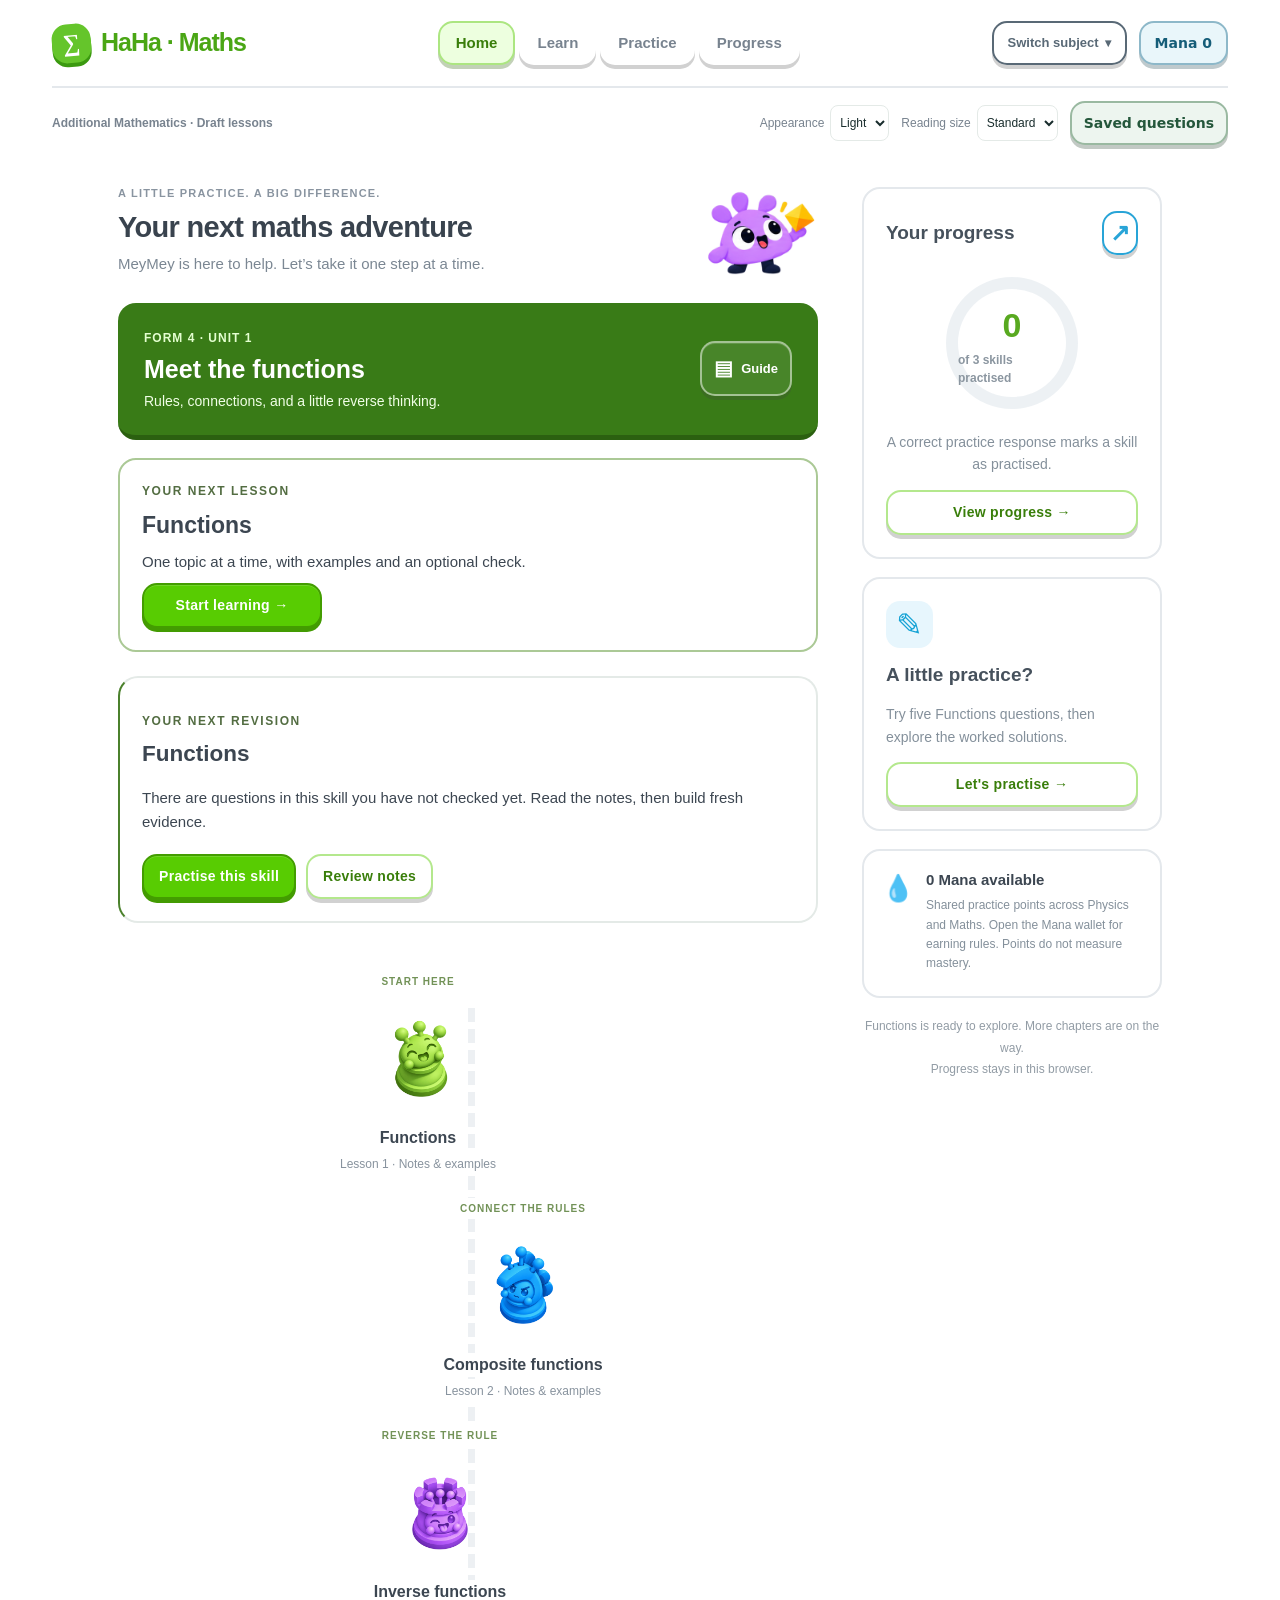
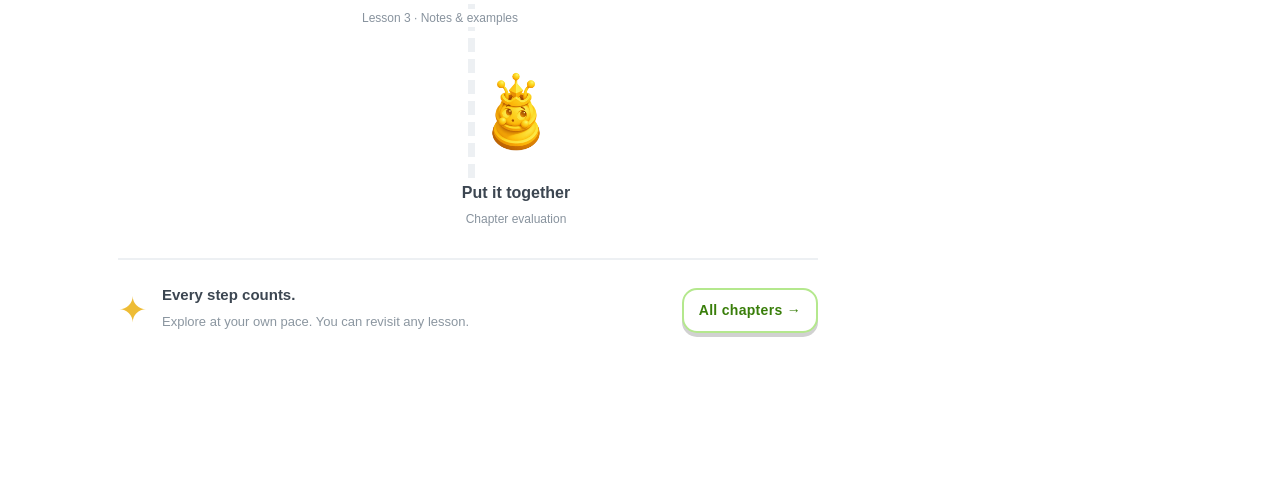
<file: app/mathematics/index.html>
<!doctype html>
<html lang="en">
<head>
  <meta charset="utf-8">
  <meta name="viewport" content="width=device-width, initial-scale=1">
  <meta name="theme-color" content="#f6f7f2">
  <title>HaHa · Additional Mathematics</title>
  <style id="math-palette-base">
    :root{--ink:#192a2d;--muted:#71807d;--line:#e5eae4;--paper:#fff;--canvas:#f5f7f1;--green:#17624d;--green-dark:#124d3d;--pale:#e8f2e8;--lime:#d8ef9a;--orange:#b86a43;--cream:#fff7e8;--shadow:0 14px 38px #213d3010;--radius:20px}
    *{box-sizing:border-box}body{margin:0;background:var(--canvas);color:var(--ink);font:15px/1.5 Inter,ui-sans-serif,system-ui,-apple-system,"Segoe UI",sans-serif}button,input,select{font:inherit}button{cursor:pointer}button:focus-visible,input:focus-visible,select:focus-visible{outline:3px solid #87b89b;outline-offset:2px}.shell{max-width:1240px;min-height:100vh;margin:auto;padding:0 32px 50px}.topbar{height:78px;display:flex;align-items:center;gap:24px;border-bottom:1px solid var(--line)}.brand{display:flex;align-items:center;gap:10px;margin-right:auto;color:var(--ink);text-decoration:none}.brand-mark{display:grid;place-items:center;width:39px;height:39px;border-radius:13px;background:var(--green);color:#fff;font:700 24px Georgia}.brand-name{font-weight:800;letter-spacing:-.04em}.brand-sub{display:block;margin-top:-3px;color:var(--muted);font-size:calc(10px * var(--reading-scale, 1))}.topnav{display:flex;align-items:center;gap:4px}.nav-btn,.icon-btn{border:0;border-radius:999px;background:transparent;color:#687875;padding:9px 13px;font-size:calc(12px * var(--reading-scale, 1));font-weight:700}.nav-btn.active{background:#e8efe8;color:var(--green-dark)}.top-actions{display:flex;align-items:center;gap:9px}.mana-pill{display:flex;align-items:center;gap:6px;padding:8px 11px;border:1px solid #f0e7d3;border-radius:999px;background:#fffaf0;color:#835d2e;font-size:calc(11px * var(--reading-scale, 1));font-weight:800}.profile-btn{display:grid;place-items:center;width:37px;height:37px;border:0;border-radius:50%;background:#f2d8c9;color:#573b31;font-size:calc(11px * var(--reading-scale, 1));font-weight:850}.page{padding:29px 0 10px}.page:not(:has(.home-dashboard)){padding-bottom:84px}.eyebrow{margin-bottom:6px;color:var(--green);font-size:calc(10px * var(--reading-scale, 1));font-weight:850;letter-spacing:.13em;text-transform:uppercase}.page-head{display:flex;justify-content:space-between;align-items:end;gap:20px;margin-bottom:22px}.page-head h1,.hero-copy h1{margin:0;font-size:clamp(27px,3vw,38px);line-height:1.13;letter-spacing:-.05em}.page-head p,.hero-copy p{max-width:650px;margin:8px 0 0;color:var(--muted);font-size:calc(13px * var(--reading-scale, 1))}.card{border:1px solid var(--line);border-radius:var(--radius);background:var(--paper);box-shadow:var(--shadow)}.hero{display:grid;grid-template-columns:minmax(0,1.4fr) minmax(240px,.8fr);gap:20px;margin-bottom:20px}.hero-main{position:relative;overflow:hidden;min-height:238px;padding:27px 30px;background:linear-gradient(125deg,#e6f0e5,#f4f7ee 72%);border:1px solid #dae8da;border-radius:var(--radius)}.hero-main:after{content:"∑";position:absolute;right:25px;bottom:-55px;color:#17624d12;font:230px Georgia;pointer-events:none}.hero-copy{position:relative;z-index:1;max-width:550px}.hero-copy .eyebrow{margin-bottom:10px}.home-heading{margin:8px 0 23px}.home-heading h1{margin:0;font-size:clamp(29px,3.5vw,42px);line-height:1.12;letter-spacing:-.055em}.home-heading p{margin:8px 0 0;color:var(--muted);font-size:calc(13px * var(--reading-scale, 1))}.resume-card{display:flex;justify-content:space-between;align-items:center;gap:20px;max-width:850px;padding:22px 24px;border:1px solid #dce8dc;border-radius:18px;background:#edf4eb}.resume-copy .eyebrow{margin:0 0 7px;font-size:calc(9px * var(--reading-scale, 1))}.resume-copy h2{margin:0;font-size:20px;letter-spacing:-.035em}.resume-copy p{margin:4px 0 0;color:#687a70;font-size:calc(11px * var(--reading-scale, 1))}.resume-progress{display:flex;align-items:center;gap:12px;margin-top:13px}.resume-progress .bar{width:min(320px,35vw);margin:0}.resume-progress span{color:#687a70;font-size:calc(10px * var(--reading-scale, 1));white-space:nowrap}.home-secondary{display:flex;align-items:center;gap:8px;margin-top:18px;color:#86928b;font-size:calc(11px * var(--reading-scale, 1))}.home-secondary button{border:0;background:none;padding:2px;color:var(--green);font-size:calc(11px * var(--reading-scale, 1));font-weight:800}.cta-row{display:flex;align-items:center;gap:10px;margin-top:20px}.btn-primary,.btn-secondary,.btn-quiet,.btn-disabled{display:inline-flex;align-items:center;justify-content:center;gap:8px;border-radius:11px;padding:11px 15px;font-size:calc(12px * var(--reading-scale, 1));font-weight:800;text-decoration:none}.btn-primary{border:1px solid var(--green);background:var(--green);color:white}.btn-primary:hover{background:var(--green-dark)}.btn-secondary{border:1px solid #dce6dc;background:white;color:#355747}.btn-quiet{border:0;background:transparent;color:var(--green)}.btn-disabled{border:1px solid #e6eae5;background:#f5f6f3;color:#9aa39e;cursor:not-allowed}.hero-side{display:grid;gap:12px}.metric-card{padding:17px 18px}.metric-top{display:flex;align-items:center;justify-content:space-between;color:var(--muted);font-size:calc(10px * var(--reading-scale, 1));font-weight:800;text-transform:uppercase;letter-spacing:.07em}.metric-value{margin-top:5px;color:var(--green-dark);font-size:25px;font-weight:850;letter-spacing:-.04em}.metric-note{color:#87938e;font-size:calc(10px * var(--reading-scale, 1))}.bar{height:7px;margin-top:10px;border-radius:99px;background:#edf1eb;overflow:hidden}.bar span{display:block;height:100%;border-radius:inherit;background:var(--green);transition:width .25s}.section-title{display:flex;justify-content:space-between;align-items:center;gap:12px;margin:25px 0 12px}.section-title h2{margin:0;font-size:16px;letter-spacing:-.025em}.section-title button{border:0;background:none;color:var(--green);font-size:calc(11px * var(--reading-scale, 1));font-weight:800}.quick-grid{display:grid;grid-template-columns:repeat(3,minmax(0,1fr));gap:13px}.quick-card{display:flex;align-items:start;gap:12px;padding:16px;text-align:left;color:inherit}.quick-icon{display:grid;place-items:center;flex:0 0 36px;width:36px;height:36px;border-radius:12px;background:var(--pale);color:var(--green);font-size:17px}.quick-card strong,.course-card strong,.activity-card strong{display:block;font-size:calc(12px * var(--reading-scale, 1))}.quick-card small,.course-card small,.activity-card small{display:block;margin-top:3px;color:var(--muted);font-size:calc(10px * var(--reading-scale, 1))}.quick-card:hover,.course-card:hover,.activity-card.available:hover{border-color:#b8d0bd;transform:translateY(-1px)}.course-grid{display:grid;grid-template-columns:repeat(2,minmax(0,1fr));gap:14px}.course-card{padding:20px;text-align:left;color:inherit;transition:.16s}.course-card .course-top{display:flex;justify-content:space-between;align-items:center}.course-tag{padding:5px 8px;border-radius:999px;background:#eff3eb;color:#6b7d6f;font-size:calc(9px * var(--reading-scale, 1));font-weight:800}.course-card h2{margin:12px 0 3px;font-size:19px;letter-spacing:-.03em}.course-card p{margin:0;color:var(--muted);font-size:calc(11px * var(--reading-scale, 1))}.course-card .btn-secondary{margin-top:17px}.chapter-list{display:grid;gap:9px}.chapter-row{display:grid;grid-template-columns:40px minmax(0,1fr) auto;align-items:center;gap:12px;padding:13px 15px;border:1px solid var(--line);border-radius:15px;background:#fff}.chapter-number{display:grid;place-items:center;width:34px;height:34px;border-radius:10px;background:#eff3ed;color:var(--green);font-size:calc(11px * var(--reading-scale, 1));font-weight:850}.chapter-row h3{margin:0;font-size:calc(12px * var(--reading-scale, 1))}.chapter-row p{margin:2px 0 0;color:var(--muted);font-size:calc(10px * var(--reading-scale, 1))}.subject-layout{display:grid;grid-template-columns:minmax(0,1fr) 260px;gap:16px;align-items:start}.subject-overview{min-height:300px;padding:24px;background:linear-gradient(145deg,#edf4eb,#fff 70%)}.subject-overview .eyebrow{margin:0 0 9px}.subject-overview h2{max-width:480px;margin:0;font-size:24px;line-height:1.2;letter-spacing:-.04em}.subject-overview>p{max-width:500px;margin:9px 0 19px;color:var(--muted);font-size:calc(12px * var(--reading-scale, 1))}.subject-progress{display:flex;align-items:center;gap:12px;margin:0 0 18px}.subject-progress .bar{width:min(250px,45%);margin:0}.subject-progress span{color:#687a70;font-size:calc(10px * var(--reading-scale, 1))}.chapter-list-panel{padding:18px}.chapter-list-panel h2{margin:0 0 12px;font-size:16px}.learning-path-panel{position:sticky;top:16px;padding:16px}.learning-path-panel .eyebrow{margin:0 0 8px;font-size:calc(8px * var(--reading-scale, 1))}.learning-path-panel h2{margin:0;font-size:15px;line-height:1.35}.learning-path-panel p{margin:6px 0 12px;color:var(--muted);font-size:calc(10px * var(--reading-scale, 1));line-height:1.5}.learning-path-panel .subject-progress{display:grid;gap:6px;margin:0 0 13px}.learning-path-panel .subject-progress .bar{width:100%}.learning-path-panel .subject-progress span{font-size:calc(9px * var(--reading-scale, 1))}.learning-path-panel .btn-primary{width:100%;padding:9px 10px;font-size:calc(10px * var(--reading-scale, 1))}.chapter-rail h2{margin:0 0 11px;font-size:calc(14px * var(--reading-scale, 1))}.chapter-rail .chapter-list{gap:7px}.chapter-rail .chapter-row{grid-template-columns:32px minmax(0,1fr);gap:9px;padding:9px 10px;border-radius:12px}.chapter-rail .chapter-number{width:30px;height:30px;font-size:calc(9px * var(--reading-scale, 1))}.chapter-rail .chapter-row h3{font-size:calc(10px * var(--reading-scale, 1));line-height:1.35}.chapter-rail .chapter-row p{font-size:calc(8px * var(--reading-scale, 1))}.chapter-rail .chapter-row .btn-secondary,.chapter-rail .chapter-row .btn-disabled{grid-column:2;justify-self:start;padding:6px 8px;font-size:calc(8px * var(--reading-scale, 1))}.global-back{position:fixed;left:max(12px,calc((100vw - 1240px)/2 + 32px - 132px));bottom:20px;z-index:4;display:inline-flex;align-items:center;justify-content:center;gap:8px;min-width:116px;min-height:54px;padding:13px 19px;border:1px solid #dfe6df;border-radius:999px;background:#fff;color:#52665d;font-size:calc(14px * var(--reading-scale, 1));font-weight:850;box-shadow:0 8px 24px #213d3014}.global-back:hover{border-color:#a8c9b4;color:var(--green)}.global-back[hidden]{display:none}.subtopic-grid{display:grid;grid-template-columns:repeat(3,minmax(0,1fr));gap:12px;margin-top:13px}.chapter-mindmap{margin-bottom:25px;padding:26px 24px 30px;border:1px solid #dfe8df;border-radius:20px;background:#fff;box-shadow:var(--shadow)}.mindmap-root{position:relative;display:grid;justify-items:center;width:max-content;max-width:100%;margin:0 auto;padding:12px 22px;border:1px solid #b8d0bd;border-radius:14px;background:#e8f2e8;color:var(--green-dark);font-size:17px;font-weight:850;text-align:center}.mindmap-root small{margin-top:2px;color:#718477;font-size:calc(9px * var(--reading-scale, 1));font-weight:750;letter-spacing:.06em;text-transform:uppercase}.mindmap-root:after{position:absolute;top:100%;left:50%;width:1px;height:24px;background:#b8c9b8;content:""}.mindmap-branches{position:relative;display:grid;grid-template-columns:repeat(3,minmax(0,1fr));gap:18px;padding-top:42px}.mindmap-branches:before{position:absolute;top:21px;left:calc(100% / 6);right:calc(100% / 6);height:1px;background:#b8c9b8;content:""}.mindmap-node{position:relative;min-height:180px;padding:21px 20px;border:1px solid #dfe7dc;border-radius:16px;background:#fff;box-shadow:0 8px 22px #213d3008}.mindmap-node:before{position:absolute;top:-21px;left:50%;width:1px;height:21px;background:#b8c9b8;content:""}.mindmap-node b{display:block;color:var(--green);font-size:calc(10px * var(--reading-scale, 1));letter-spacing:.06em}.mindmap-node h3{margin:8px 0 7px;font-size:17px;line-height:1.3}.mindmap-node p{margin:0;color:#687770;font-size:calc(11px * var(--reading-scale, 1));line-height:1.65}.chapter-notes-cta{position:relative;z-index:2;width:100%;min-height:58px;margin-top:21px;font-size:calc(14px * var(--reading-scale, 1));pointer-events:auto}.chapter-complete-note{margin:20px 0 0;padding:12px 15px;border-radius:11px;background:#edf4eb;color:#41634d;font-size:calc(12px * var(--reading-scale, 1));line-height:1.6;text-align:center}.chapter-map{margin-bottom:25px}.chapter-notes-cta{width:100%;min-height:58px;margin-top:21px;font-size:calc(14px * var(--reading-scale, 1))}.notes-sequence{display:grid;gap:14px}.checkpoint-card{padding:19px 21px;border:1px solid #e8e4d5;border-radius:15px;background:#fffaf0}.checkpoint-card .eyebrow{margin:0 0 6px;color:#936f35;font-size:calc(8px * var(--reading-scale, 1))}.checkpoint-card h3{margin:0 0 12px;font-size:calc(13px * var(--reading-scale, 1))}.checkpoint-options{display:grid;grid-template-columns:repeat(2,minmax(0,1fr));gap:8px}.checkpoint-option{padding:10px 12px;border:1px solid #e6e6dc;border-radius:10px;background:#fff;color:#45564d;text-align:left;font-size:calc(11px * var(--reading-scale, 1))}.checkpoint-option:hover:not(:disabled){border-color:#b7cdb8;background:#f8fbf6}.checkpoint-option:disabled{cursor:default;opacity:.82}.checkpoint-option.answer-correct{border-color:#9ec3a4;background:#edf6ed;color:#285d3b}.checkpoint-option.answer-incorrect{border-color:#e2b3a2;background:#fff1ec;color:#9a513a}.checkpoint-feedback{display:none;margin-top:10px;color:#52665a;font-size:calc(10px * var(--reading-scale, 1));line-height:1.55}.checkpoint-feedback.show{display:block}.note-section{padding:22px 24px}.note-equation{display:block;width:fit-content;max-width:100%;margin:16px auto;padding:13px 16px;border-left:3px solid #7ca88a;border-radius:0 10px 10px 0;background:#f4f7f1;color:#244e3b;text-align:center;font:16px/1.6 Georgia,serif}.worked-example{margin-top:18px;padding:17px 18px;border:1px solid #e7ece4;border-radius:13px;background:#fbfcf9}.worked-example .eyebrow{margin:0 0 7px;font-size:calc(8px * var(--reading-scale, 1))}.worked-example h3{margin:0 0 9px;font-size:calc(12px * var(--reading-scale, 1))}.worked-example ol{display:grid;gap:6px;margin:0;padding-left:21px;color:#52635a;font-size:calc(11px * var(--reading-scale, 1));line-height:1.6}.example-result{margin:9px 0 0;color:#315f44;font-size:calc(11px * var(--reading-scale, 1));font-weight:750}.checkpoint-hint{margin:-5px 0 11px;color:var(--muted);font-size:calc(9px * var(--reading-scale, 1))}.evaluation-questions{display:grid;gap:12px}.evaluation-question{padding:16px;border:1px solid var(--line);border-radius:13px;background:#fff}.evaluation-question-top{display:flex;justify-content:space-between;gap:10px;color:#77857e;font-size:calc(9px * var(--reading-scale, 1));font-weight:800}.evaluation-question h3{margin:8px 0 12px;font-size:calc(12px * var(--reading-scale, 1));line-height:1.5}.evaluation-options{display:grid;grid-template-columns:repeat(2,minmax(0,1fr));gap:8px}.evaluation-option{padding:10px 12px;border:1px solid #e3e8e1;border-radius:10px;background:#fbfcf9;color:#405249;text-align:left;font-size:calc(10px * var(--reading-scale, 1));line-height:1.45}.evaluation-option:hover{border-color:#a8c9b4}.evaluation-option.selected{border-color:#78a889;background:#edf5ec;color:#25553c}.evaluation-submit-row{display:flex;align-items:center;justify-content:space-between;gap:10px;margin-top:18px;padding-top:14px;border-top:1px solid var(--line)}.evaluation-submit-row>span{color:var(--muted);font-size:calc(10px * var(--reading-scale, 1))}.ranked-preview{max-width:850px;padding:23px}.ranked-preview h2{margin:0;font-size:24px}.ranked-preview>p{margin:6px 0 17px;color:var(--muted);font-size:calc(11px * var(--reading-scale, 1))}.rank-ladder{display:flex;align-items:center;gap:7px;flex-wrap:wrap;margin:20px 0}.rank-ladder span{padding:7px 9px;border:1px solid #e5e8e1;border-radius:999px;background:#fbfcf9;color:#65756c;font-size:calc(8px * var(--reading-scale, 1));font-weight:850}.rank-ladder i{width:10px;height:1px;background:#cbd8ca}@media(max-width:680px){.rank-ladder{gap:5px}.rank-ladder span{padding:6px 7px;font-size:calc(7px * var(--reading-scale, 1))}.rank-ladder i{width:5px}}.note-section-title{display:flex;align-items:center;gap:12px}.note-section-title .note-num{display:grid;place-items:center;min-width:48px;height:38px;border-radius:11px;background:#e9f2e8;color:var(--green);font-size:calc(12px * var(--reading-scale, 1));font-weight:850}.note-section-title h2{margin:0;font-size:18px}.note-section>p{max-width:850px;margin:14px 0 0 60px;color:#53635a;font-size:calc(13px * var(--reading-scale, 1));line-height:1.8}.next-step-panel{display:flex;align-items:center;justify-content:space-between;gap:24px;margin-top:26px;padding:21px 24px;border:1px solid #dce8dc;border-radius:17px;background:linear-gradient(110deg,#edf4eb,#fff)}.next-step-panel .eyebrow{margin:0 0 5px;font-size:calc(8px * var(--reading-scale, 1))}.next-step-panel h2{margin:0;font-size:17px}.next-step-panel p{margin:4px 0 0;color:var(--muted);font-size:calc(10px * var(--reading-scale, 1))}.next-step-panel .btn-primary{white-space:nowrap}.evaluation-overview{max-width:900px;padding:24px}.evaluation-overview h2{margin:0;font-size:19px}.evaluation-overview>p{max-width:650px;margin:6px 0 18px;color:var(--muted);font-size:calc(12px * var(--reading-scale, 1))}.evaluation-topics{display:grid;grid-template-columns:repeat(3,minmax(0,1fr));gap:10px}.evaluation-topic{padding:13px;border:1px solid var(--line);border-radius:12px;background:#fbfcf9}.evaluation-topic b{display:block;color:var(--green);font-size:calc(10px * var(--reading-scale, 1))}.evaluation-topic span{display:block;margin-top:4px;font-size:calc(11px * var(--reading-scale, 1))}.evaluation-overview .cta-row{margin-top:18px}@media(max-width:760px){.chapter-mindmap{padding:20px 14px}.mindmap-root{margin-left:0}.mindmap-root:after{left:24px;height:24px}.mindmap-branches{grid-template-columns:1fr;gap:12px;padding:38px 0 0 24px}.mindmap-branches:before{top:0;bottom:30px;left:24px;right:auto;width:1px;height:auto}.mindmap-node{min-height:0;padding:16px}.mindmap-node:before{top:28px;left:-24px;width:24px;height:1px}.checkpoint-options,.evaluation-options{grid-template-columns:1fr}.evaluation-submit-row{align-items:stretch;flex-direction:column}.evaluation-submit-row .btn-primary{width:100%}}.chapter-map-head{display:flex;align-items:baseline;gap:10px;padding:0 0 10px;border-bottom:1px solid var(--line)}.chapter-map-head h2,.learning-section-head h2{margin:0;font-size:17px;letter-spacing:-.025em}.learning-section{margin-top:25px}.learning-section-head{margin-bottom:12px}.subtopic b{display:block;color:var(--green);font-size:calc(10px * var(--reading-scale, 1));letter-spacing:.04em}.subtopic strong{display:block;margin-top:8px;font-size:17px;line-height:1.35}.subtopic small{display:block;margin-top:9px;color:var(--muted);font-size:calc(11px * var(--reading-scale, 1));line-height:1.55}.activity-grid{display:grid;grid-template-columns:repeat(2,minmax(0,1fr));gap:12px}.activity-card{display:flex;align-items:start;gap:12px;padding:17px;text-align:left;color:inherit;transition:.16s}.activity-card.available{cursor:pointer}.activity-card .quick-icon{flex-basis:39px;width:39px;height:39px}.activity-card .activity-status{display:inline-block;margin-top:10px;color:var(--green);font-size:calc(9px * var(--reading-scale, 1));font-weight:850}.activity-card.unavailable{background:#fbfcf9;box-shadow:none}.activity-card.unavailable .quick-icon{background:#f1f2ef;color:#929d97}.activity-card.unavailable .activity-status{color:#929d97}.breadcrumb{display:flex;align-items:center;gap:8px;margin:0 0 18px;color:#82908a;font-size:calc(11px * var(--reading-scale, 1))}.breadcrumb button{border:0;background:none;padding:0;color:var(--green);font-size:calc(11px * var(--reading-scale, 1));font-weight:750}.lesson-grid{display:grid;grid-template-columns:minmax(0,1fr) 265px;gap:16px;align-items:start}.lesson-card{overflow:hidden}.lesson-top{padding:18px 22px;border-bottom:1px solid var(--line)}.lesson-topline{display:flex;justify-content:space-between;align-items:center;gap:12px;color:#77857f;font-size:calc(10px * var(--reading-scale, 1));font-weight:800}.tag{padding:5px 8px;border-radius:999px;background:#f3f5f0;color:#6a7b70;font-size:calc(9px * var(--reading-scale, 1))}.prompt{padding:20px 22px 10px}.prompt p{margin:0 0 12px;color:#4b5c58;font-size:calc(13px * var(--reading-scale, 1))}.given{display:inline-block;padding:10px 14px;border-radius:11px;background:#f5f7f3;color:#203d39;font:18px Georgia}.part-tabs{display:flex;gap:7px;margin-top:17px}.part-tab{border:1px solid var(--line);border-radius:10px;background:#fff;padding:7px 10px;color:#84908b;font-size:calc(10px * var(--reading-scale, 1));font-weight:800}.part-tab.active{border-color:#a8c9b4;background:#eef5ee;color:var(--green-dark)}.part-tab.done{color:#36805a}.part-body{padding:15px 22px 21px}.part-line{display:flex;justify-content:space-between;gap:14px;margin-bottom:14px}.part-question{margin:0;font-size:calc(14px * var(--reading-scale, 1));font-weight:700}.part-marks{color:#89968f;font-size:calc(10px * var(--reading-scale, 1))}.answer-label{display:block;margin-bottom:6px;color:#71817a;font-size:calc(9px * var(--reading-scale, 1));font-weight:850;letter-spacing:.08em;text-transform:uppercase}.answer-row{display:flex;gap:8px}.answer-input{width:100%;min-width:0;border:1px solid #dfe6e0;border-radius:10px;background:#fcfdfb;padding:11px 12px;color:var(--ink);font:16px Georgia}.answer-input:focus{border-color:#79a991;outline:3px solid #1d625119}.answer-help{display:flex;justify-content:space-between;gap:12px;margin-top:8px;color:#929e97;font-size:calc(10px * var(--reading-scale, 1))}.hint-btn{border:0;background:none;padding:2px 0;color:#a36542;font-size:calc(10px * var(--reading-scale, 1));font-weight:800}.hint,.feedback{display:none;margin-top:10px;padding:11px 12px;border-radius:10px;font-size:calc(11px * var(--reading-scale, 1));white-space:pre-line}.hint.show{display:block;background:#fff6e9;color:#825c31}.feedback.show{display:block;background:#eaf4ec;color:#286345}.feedback.error{background:#fff1eb;color:#9a513a}.lesson-footer{display:flex;justify-content:space-between;align-items:center;gap:12px;padding:12px 18px;border-top:1px solid var(--line);background:#fbfcf9}.lesson-aside{display:grid;gap:12px}.aside-card{padding:16px}.aside-card.green{background:#e5f0e4;border-color:#d6e6d7;box-shadow:none}.aside-card h3{margin:0 0 5px;font-size:calc(12px * var(--reading-scale, 1))}.aside-card p{margin:0;color:var(--muted);font-size:calc(10px * var(--reading-scale, 1))}.skill-line{padding:8px 0;border-top:1px solid #edf0ec;color:#61716b;font-size:calc(10px * var(--reading-scale, 1))}.note-grid{display:grid;grid-template-columns:repeat(3,minmax(0,1fr));gap:11px}.note-card{padding:16px}.note-card .note-num{color:var(--green);font-size:calc(10px * var(--reading-scale, 1));font-weight:850}.note-card h3{margin:5px 0;font-size:calc(12px * var(--reading-scale, 1))}.note-card p{margin:0;color:var(--muted);font-size:calc(10px * var(--reading-scale, 1))}.callout{margin-top:14px;padding:14px;border-radius:13px;background:#f2f5ed;color:#52675b;font-size:calc(11px * var(--reading-scale, 1))}.stat-grid{display:grid;grid-template-columns:repeat(3,minmax(0,1fr));gap:12px;margin-bottom:14px}.stat{padding:16px}.stat small{color:var(--muted);font-size:calc(9px * var(--reading-scale, 1));font-weight:800;text-transform:uppercase;letter-spacing:.06em}.stat strong{display:block;margin-top:5px;color:var(--green);font-size:23px}.profile-grid{display:grid;grid-template-columns:1fr 1fr;gap:13px}.form-card{padding:18px}.field{display:grid;gap:5px;margin:12px 0}.field label{color:#62736d;font-size:calc(10px * var(--reading-scale, 1));font-weight:800}.field input,.field select{width:100%;border:1px solid var(--line);border-radius:10px;padding:10px;background:#fff;color:var(--ink)}.days{display:grid;grid-template-columns:repeat(7,1fr);gap:7px;margin-top:14px}.day{padding:9px 4px;border:1px solid var(--line);border-radius:10px;background:#fff;color:#63726b;text-align:center;font-size:calc(9px * var(--reading-scale, 1));font-weight:800}.day.selected{border-color:#a8c9b4;background:#e8f2e8;color:var(--green)}.notice{margin-top:15px;padding:12px 14px;border:1px solid #eee6d4;border-radius:12px;background:#fff9ec;color:#806942;font-size:calc(10px * var(--reading-scale, 1))}.toast{position:fixed;left:50%;bottom:22px;z-index:5;transform:translate(-50%,18px);opacity:0;pointer-events:none;padding:11px 15px;border-radius:12px;background:#183d35;color:#fff;box-shadow:var(--shadow);font-size:calc(11px * var(--reading-scale, 1));transition:.2s}.toast.show{transform:translate(-50%,0);opacity:1}.mobile-select{display:none}
    .friends-layout{display:grid;grid-template-columns:minmax(0,1fr) 305px;gap:16px;align-items:start}.feed-column,.friends-rail{display:grid;gap:12px}.friends-rail{position:sticky;top:18px}.session-card{display:flex;align-items:center;justify-content:space-between;gap:14px;padding:16px 18px;background:linear-gradient(110deg,#eef5eb,#fff)}.session-card h2,.feed-section-head h2{margin:0;font-size:15px}.session-card p{margin:4px 0 0;color:var(--muted);font-size:calc(10px * var(--reading-scale, 1))}.session-card .eyebrow{margin-bottom:3px}.session-form{padding:16px 18px}.session-form .field{margin:0 0 10px}.session-fields{display:grid;grid-template-columns:1fr 1fr;gap:10px}.prototype-caption{display:block;color:#8a9690;font-size:calc(8px * var(--reading-scale, 1));line-height:1.5}.planned-session{padding:12px 15px;border-color:#cfe1d1;background:#f2f8f0}.planned-session strong{font-size:calc(10px * var(--reading-scale, 1))}.planned-session p{margin:3px 0 0;color:var(--muted);font-size:calc(9px * var(--reading-scale, 1))}.feed-section-head{display:flex;align-items:end;justify-content:space-between;margin:9px 0 0}.feed-section-head .eyebrow{margin-bottom:2px}.sample-pill{padding:5px 8px;border-radius:999px;background:#f1f3ed;color:#8a917e;font-size:calc(8px * var(--reading-scale, 1));font-weight:850}.feed-composer{display:flex;align-items:start;gap:10px;padding:13px}.mini-avatar{position:relative;display:grid;place-items:center;width:34px;height:34px;flex:0 0 34px;border-radius:50%;background:#e9e5f2;color:#6e5d93;font-size:calc(9px * var(--reading-scale, 1));font-weight:850}.avatar-online:after{content:"";position:absolute;right:0;bottom:0;width:9px;height:9px;border:2px solid white;border-radius:50%;background:#54a66c}.composer-main{flex:1;min-width:0}.composer-main textarea{width:100%;min-height:58px;border:0;outline:0;resize:vertical;color:var(--ink);font-family:inherit;font-size:calc(12px * var(--reading-scale, 1));line-height:1.5}.composer-footer{display:flex;align-items:center;justify-content:space-between;gap:10px;border-top:1px solid var(--line);padding-top:9px}.composer-footer span{color:#8a9690;font-size:calc(8px * var(--reading-scale, 1))}.composer-footer .btn-primary{padding:8px 11px;font-size:calc(10px * var(--reading-scale, 1))}.feed-list{display:grid;gap:10px}.feed-post{padding:14px 16px}.feed-author{display:flex;align-items:center;gap:9px}.feed-author>div{flex:1}.feed-author strong,.friend-person strong{display:block;font-size:calc(10px * var(--reading-scale, 1))}.feed-author small,.friend-person small{display:block;margin-top:2px;color:#8a9690;font-size:calc(8px * var(--reading-scale, 1))}.feed-badge{padding:5px 7px;border-radius:999px;background:#f4f1e7;color:#8a7043;font-size:calc(7px * var(--reading-scale, 1));font-weight:800}.feed-post>p{margin:12px 0 8px;color:#43544d;font-size:calc(11px * var(--reading-scale, 1));line-height:1.55}.feed-reply{border:0;background:transparent;padding:3px 0;color:var(--green);font-size:calc(9px * var(--reading-scale, 1));font-weight:800}.rail-card{padding:14px}.rail-heading{display:flex;justify-content:space-between;align-items:center;margin-bottom:4px}.rail-heading h2{margin:0;font-size:calc(12px * var(--reading-scale, 1))}.rail-heading>span{color:#9a8552;font-size:calc(10px * var(--reading-scale, 1));font-weight:850}.friend-row{display:flex;align-items:center;gap:9px;padding:10px 0;border-bottom:1px solid #f0f2ed}.friend-person{flex:1;min-width:0}.status-dot{display:inline-block;width:6px;height:6px;margin-right:5px;border-radius:50%;background:#b6bdb8}.status-dot.online{background:#56a66d}.friend-more{border:0;background:none;color:#89958d;font-weight:900}.ranking-list{list-style:none;margin:10px 0 6px;padding:0}.ranking-list li{display:flex;align-items:center;gap:7px;padding:8px 0;border-bottom:1px solid #f0f2ed}.rank-number{width:15px;color:#7d8b81;font-size:calc(9px * var(--reading-scale, 1));font-weight:850}.rank-person{flex:1;min-width:0}.rank-person small{display:block;margin-top:2px;color:#929d94;font-size:calc(7px * var(--reading-scale, 1))}.ranking-list li>b{color:#86672e;font-size:calc(8px * var(--reading-scale, 1));white-space:nowrap}.badge-preview{background:#faf9f4}.badge-icons{display:flex;gap:8px;margin:10px 0}.badge-icons span{display:grid;place-items:center;width:31px;height:31px;border-radius:10px;background:#f0ead4;color:#9a7938;font-weight:900}.badge-preview p{margin:0;color:var(--muted);font-size:calc(9px * var(--reading-scale, 1))}.sr-only{position:absolute;width:1px;height:1px;padding:0;margin:-1px;overflow:hidden;clip:rect(0,0,0,0);white-space:nowrap;border:0}
    .profile-layout{display:grid;grid-template-columns:210px minmax(0,1fr);gap:16px;align-items:start}.profile-menu{display:grid;gap:5px;padding:9px;border:1px solid var(--line);border-radius:16px;background:#fff;box-shadow:var(--shadow)}.profile-menu-item{display:flex;align-items:center;gap:9px;padding:10px 11px;border:0;border-radius:10px;background:transparent;color:#63716a;text-align:left;font-size:calc(10px * var(--reading-scale, 1));font-weight:750}.profile-menu-item>span{width:18px;color:#83948a;font-size:calc(13px * var(--reading-scale, 1));text-align:center}.profile-menu-item.active{background:#e9f2e8;color:var(--green)}.profile-menu-note{margin:7px 4px 2px;padding:10px 7px 2px;border-top:1px solid var(--line);color:#929d96;font-size:calc(8px * var(--reading-scale, 1));line-height:1.6}.profile-content{display:grid;gap:12px}.profile-identity{display:grid;justify-items:center;padding:24px;text-align:center}.profile-avatar{display:grid;place-items:center;width:76px;height:76px;border:4px solid #e1eddf;border-radius:50%;background:#d7e9d5;color:var(--green);font-size:20px;font-weight:850}.profile-badges{display:flex;justify-content:center;flex-wrap:wrap;gap:6px;margin:13px 0 9px}.profile-badge{padding:6px 8px;border-radius:999px;font-size:calc(8px * var(--reading-scale, 1));font-weight:800}.profile-badge.earned{background:#f4eedb;color:#947533}.profile-badge.locked{background:#f0f2ee;color:#929c95}.profile-identity h2{margin:3px 0 2px;font-size:21px}.profile-id{color:#88958c;font-size:calc(8px * var(--reading-scale, 1));font-weight:850;letter-spacing:.08em}.profile-bio{max-width:440px;margin:10px 0 4px;color:#67766d;font-size:calc(11px * var(--reading-scale, 1))}.profile-school{display:flex;align-items:center;gap:5px;margin:3px 0 14px;color:#849188;font-size:calc(9px * var(--reading-scale, 1))}.profile-stats{display:grid;grid-template-columns:repeat(3,1fr);gap:8px;padding:15px 18px}.profile-stats .eyebrow{grid-column:1/-1;margin:0}.profile-stats>div{padding:9px;border-radius:10px;background:#f7f9f5;text-align:center}.profile-stats strong,.profile-stats small{display:block}.profile-stats strong{color:var(--green);font-size:15px}.profile-stats small{margin-top:2px;color:var(--muted);font-size:calc(8px * var(--reading-scale, 1))}.profile-setting-panel{max-width:none;min-height:235px}.profile-setting-panel h2{margin:0;font-size:17px}.profile-setting-panel>p{margin:5px 0 14px}.setting-textarea{width:100%;min-height:75px;padding:10px;border:1px solid var(--line);border-radius:10px;resize:vertical;font:inherit}.appearance-options{display:flex;gap:10px;margin:16px 0}.appearance-option{display:grid;justify-items:center;gap:4px;min-width:118px;padding:14px;border:1px solid var(--line);border-radius:13px;background:#fff;color:var(--ink)}.appearance-option.selected{border-color:#a9c7ad;background:#edf5ec}.appearance-option>strong{color:var(--green);font-family:Georgia}.appearance-option span{font-size:calc(10px * var(--reading-scale, 1));font-weight:800}.appearance-option small,.setting-hint{color:var(--muted);font-size:calc(9px * var(--reading-scale, 1))}.setting-row{display:flex;align-items:center;justify-content:space-between;gap:12px;padding:13px 0;border-top:1px solid var(--line)}.setting-row strong,.setting-row small{display:block}.setting-row strong{font-size:calc(10px * var(--reading-scale, 1))}.setting-row small{margin-top:3px;color:var(--muted);font-size:calc(9px * var(--reading-scale, 1))}.coming-label{padding:5px 7px;border-radius:999px;background:#f3f4f1;color:#929b94;font-size:calc(7px * var(--reading-scale, 1));font-weight:850}
    .feedback-layout{display:grid;grid-template-columns:minmax(0,1.25fr) minmax(250px,.75fr);gap:15px;align-items:start}.feedback-form-panel{max-width:none}.feedback-recipient{display:flex;align-items:center;gap:10px;margin:-2px 0 18px;padding:12px;border-radius:12px;background:#f3f7f1}.feedback-recipient .quick-icon{flex-basis:32px;width:32px;height:32px}.feedback-recipient strong,.feedback-recipient small{display:block}.feedback-recipient strong{font-size:calc(10px * var(--reading-scale, 1))}.feedback-recipient small{margin-top:2px;color:var(--muted);font-size:calc(8px * var(--reading-scale, 1))}.feedback-select{width:100%;padding:10px;border:1px solid var(--line);border-radius:10px;background:white;color:var(--ink);font-size:calc(11px * var(--reading-scale, 1))}.feedback-plan{padding:18px}.feedback-step{display:flex;align-items:center;gap:10px;padding:12px 0;border-bottom:1px solid var(--line)}.feedback-step>b{display:grid;place-items:center;width:27px;height:27px;border-radius:9px;background:#eef3eb;color:var(--green);font-size:calc(8px * var(--reading-scale, 1))}.feedback-step strong,.feedback-step small{display:block}.feedback-step strong{font-size:calc(9px * var(--reading-scale, 1))}.feedback-step small{margin-top:2px;color:var(--muted);font-size:calc(8px * var(--reading-scale, 1))}.feedback-plan .notice{font-size:calc(9px * var(--reading-scale, 1))}
    @media(max-width:900px){.shell{padding:0 20px 36px}.topbar{gap:10px}.topnav{margin-left:auto}.hero{grid-template-columns:1fr 230px}.lesson-grid{grid-template-columns:minmax(0,1fr) 225px}}
    @media(max-width:680px){.shell{padding:0 13px 28px}.topbar{height:68px}.brand-sub{display:none}.topnav{display:none}.top-actions{margin-left:auto}.page{padding-top:22px}.page-head{align-items:start;flex-direction:column}.hero{grid-template-columns:1fr}.hero-main{min-height:205px;padding:23px}.hero-side{grid-template-columns:1fr 1fr}.metric-card{padding:13px}.quick-grid{grid-template-columns:1fr}.course-grid,.activity-grid,.profile-grid{grid-template-columns:1fr}.subtopic-grid,.note-grid,.evaluation-topics{grid-template-columns:1fr}.subtopic{min-height:0;padding:17px}.note-section{padding:17px}.note-section>p{margin-left:0}.next-step-panel{align-items:flex-start;flex-direction:column;gap:13px;padding:17px}.next-step-panel .btn-primary{width:100%}.lesson-grid{grid-template-columns:1fr}.lesson-aside{grid-template-columns:1fr 1fr}.part-body{padding:14px}.prompt{padding:17px 14px 9px}.lesson-top{padding:15px}.lesson-footer{padding:11px}.answer-row{flex-direction:column}.answer-row .btn-primary{width:100%}.stat-grid{grid-template-columns:1fr}.chapter-row{grid-template-columns:36px minmax(0,1fr)}.chapter-row>.btn-secondary,.chapter-row>.btn-disabled{grid-column:2;justify-self:start}.days{gap:4px}.day{font-size:calc(8px * var(--reading-scale, 1));padding:8px 2px}.resume-card{align-items:flex-start;flex-direction:column;padding:18px}.resume-card>.btn-primary{width:100%}.resume-progress .bar{width:42vw}.home-secondary{align-items:flex-start;flex-direction:column}}

    .nav-divider{width:1px;height:32px;background:#dfe5de;margin:0 4px}
    .welcome-panel{display:flex;align-items:center;min-height:134px;margin:8px 0 16px;padding:19px 30px;border:1px solid #dce8dc;border-radius:18px;background:#edf4eb}
    .welcome-accent{width:6px;height:76px;flex:0 0 6px;margin-right:25px;border-radius:4px;background:var(--green)}
    .welcome-panel h1{margin:0;color:var(--ink);font-size:clamp(29px,3.5vw,42px);line-height:1.12;letter-spacing:-.055em}
    .welcome-panel p{margin:8px 0 0;color:var(--muted);font-size:calc(13px * var(--reading-scale, 1))}
    .friends-update{display:flex;align-items:center;gap:14px;min-height:53px;margin-bottom:27px;padding:7px 14px;border:1px solid var(--line);border-radius:14px;background:#fff}
    .friend-avatar{display:grid;place-items:center;width:40px;height:40px;flex:0 0 40px;border-radius:50%;background:#e7e2f1;color:#6e5a95;font-size:calc(10px * var(--reading-scale, 1));font-weight:850}
    .friend-copy{min-width:0;flex:1}.friend-label{display:block;color:#7b6a9e;font-size:calc(8px * var(--reading-scale, 1));font-weight:850;letter-spacing:.06em}
    .friend-message{display:block;margin-top:2px;color:#374744;font-size:calc(11px * var(--reading-scale, 1));font-weight:750}.friend-action{flex:0 0 auto;border:0;background:transparent;color:var(--green);font-size:calc(10px * var(--reading-scale, 1));font-weight:850}
    .home-actions{display:grid;grid-template-columns:repeat(2,minmax(0,1fr));gap:18px}
    .home-action{overflow:hidden;min-width:0;border:1px solid var(--line);border-radius:22px;background:#fff;box-shadow:var(--shadow)}
    .home-art{display:grid;place-items:center;height:156px}.home-art.learn{background:#eaf3e8}.home-art.practice{background:#f8e9dd}.home-art.challenge{background:#ece9f6}.home-art.assistance{background:#e7eef1}
    .home-icon{display:grid;place-items:center;width:108px;height:108px;border-radius:50%;background:#ffffffd9}
    .home-icon svg{width:62px;height:62px;fill:none;stroke:currentColor;stroke-width:3;stroke-linecap:round;stroke-linejoin:round}
    .home-art.learn .home-icon{color:#3e795c}.home-art.practice .home-icon{color:#b66e47}.home-art.challenge .home-icon{color:#7565a0}.home-art.assistance .home-icon{color:#587889}
    .home-action-body{min-height:208px;padding:22px 25px 22px}.home-kicker{font-size:calc(9px * var(--reading-scale, 1));font-weight:850;letter-spacing:.12em}
    .home-action.learn .home-kicker{color:var(--green)}.home-action.practice .home-kicker{color:#a7603d}.home-action.challenge .home-kicker{color:#7966a0}.home-action.assistance .home-kicker{color:#587889}
    .home-action h2{margin:9px 0 5px;font-size:24px;letter-spacing:-.035em}.home-action p{min-height:40px;margin:0;color:var(--muted);font-size:calc(11px * var(--reading-scale, 1));line-height:1.6}
    .home-action .btn-primary{margin-top:17px}.home-action.practice .btn-primary{border-color:#b66e47;background:#b66e47}.home-action.challenge .btn-primary{border-color:#7565a0;background:#7565a0}.home-action.assistance .btn-primary{border-color:#587889;background:#587889}
    .continue-row{display:flex;align-items:center;gap:7px;margin-top:29px;padding:18px 4px 0;border-top:1px solid #e0e6de;color:var(--muted);font-size:calc(10px * var(--reading-scale, 1))}
    .continue-row button{border:0;background:transparent;padding:0;color:var(--green);font-size:calc(10px * var(--reading-scale, 1));font-weight:850}.home-footnote{margin-left:auto;color:#8a9690;font-size:calc(9px * var(--reading-scale, 1))}
    .simple-panel{max-width:800px;padding:22px;border:1px solid var(--line);border-radius:17px;background:#fff;box-shadow:var(--shadow)}.simple-panel p{color:var(--muted);font-size:calc(12px * var(--reading-scale, 1))}
    .feedback-box{width:100%;min-height:150px;padding:12px;border:1px solid var(--line);border-radius:12px;resize:vertical}
    .page-back-row{display:flex;align-items:center;gap:10px;margin:0 0 13px}.back-btn{display:inline-flex;align-items:center;gap:6px;padding:7px 11px;border:1px solid #dfe6df;border-radius:999px;background:#fff;color:#52665d;font-size:calc(11px * var(--reading-scale, 1));font-weight:800}.back-btn:hover{border-color:#a8c9b4;color:var(--green)}.back-context{color:#89958e;font-size:calc(10px * var(--reading-scale, 1))}.assistant-layout{display:grid;grid-template-columns:minmax(0,1.55fr) minmax(240px,.75fr);gap:15px;align-items:start}.assistant-main{padding:21px}.assistant-head{display:flex;justify-content:space-between;align-items:center;gap:14px;padding-bottom:14px;border-bottom:1px solid var(--line)}.assistant-head h2{margin:0;font-size:19px}.preview-badge{padding:6px 9px;border-radius:999px;background:#f3f5f1;color:#78857e;font-size:calc(8px * var(--reading-scale, 1));font-weight:850;letter-spacing:.06em}.assistant-intro{display:flex;gap:11px;align-items:start;margin:17px 0 13px}.assistant-avatar{display:grid;place-items:center;width:35px;height:35px;flex:0 0 35px;border-radius:12px;background:#e6f0e6;color:var(--green);font:700 19px Georgia}.assistant-intro strong{font-size:calc(11px * var(--reading-scale, 1))}.assistant-intro p{margin:3px 0 0;color:var(--muted);font-size:calc(10px * var(--reading-scale, 1))}.suggestion-row{display:flex;flex-wrap:wrap;gap:7px}.prompt-chip{padding:7px 10px;border:1px solid #dfe8df;border-radius:999px;background:#f9fbf8;color:#526b5b;font-size:calc(9px * var(--reading-scale, 1));font-weight:750}.chat-thread{display:grid;gap:8px;max-height:310px;overflow:auto;margin:15px 0}.chat-message{max-width:86%;padding:10px 12px;border-radius:13px;font-size:calc(10px * var(--reading-scale, 1));line-height:1.55}.chat-message.student{justify-self:end;background:#e9f2e8;color:#31513c;border-bottom-right-radius:4px}.chat-message.tutor{justify-self:start;background:#f3f5f1;color:#53625a;border-bottom-left-radius:4px}.assistant-input{width:100%;min-height:92px;margin-top:4px;padding:11px 12px;border:1px solid #dfe6e0;border-radius:11px;background:#fcfdfb;color:var(--ink);resize:vertical;font-family:inherit;font-size:calc(12px * var(--reading-scale, 1));line-height:1.5}.assistant-submit{display:flex;align-items:center;justify-content:space-between;gap:10px;margin-top:9px}.assistant-submit span{color:#929e97;font-size:calc(9px * var(--reading-scale, 1))}.assistant-side{display:grid;gap:12px}.assistance-insight,.assistance-note{padding:17px}.insight-label{display:block;margin-bottom:12px;color:#6f8175;font-size:calc(8px * var(--reading-scale, 1));font-weight:850;letter-spacing:.09em}.assistance-insight strong{font-size:calc(12px * var(--reading-scale, 1))}.assistance-insight p,.assistance-note p{margin:5px 0 13px;color:var(--muted);font-size:calc(10px * var(--reading-scale, 1))}.assistance-insight .btn-secondary{padding:9px 11px;font-size:calc(10px * var(--reading-scale, 1))}.assistance-note h3{margin:11px 0 4px;font-size:calc(12px * var(--reading-scale, 1))}.assistance-note .quick-icon{margin-bottom:3px}
    @media(max-width:900px){.home-actions{gap:16px}.home-action-body{padding:21px 20px}.home-art{height:145px}.home-action-body{min-height:205px}.assistant-layout{grid-template-columns:minmax(0,1.35fr) minmax(210px,.75fr)}}
    @media(max-width:680px){.topbar{height:auto;min-height:68px;flex-wrap:wrap;gap:4px;padding:8px 0}.brand{margin-right:auto}.top-actions{margin-left:auto}.nav-divider{display:none}
    .topnav{display:flex;order:3;width:100%;justify-content:flex-end;overflow-x:auto;margin:0;padding-top:3px}.nav-btn{padding:7px 10px;font-size:calc(10px * var(--reading-scale, 1));white-space:nowrap}
    .home-actions{grid-template-columns:1fr;gap:14px}.home-action{display:grid;grid-template-columns:112px minmax(0,1fr)}.home-art{height:100%;min-height:170px}
    .home-icon{width:76px;height:76px}.home-icon svg{width:48px;height:48px}.home-action-body{min-height:0;padding:19px 17px}.home-action h2{font-size:20px}.home-action p{min-height:0}
    .home-action .btn-primary{margin-top:13px;padding:9px 11px;font-size:calc(10px * var(--reading-scale, 1))}.welcome-panel{min-height:116px;padding:15px 17px}.welcome-accent{height:68px;margin-right:16px}.welcome-panel h1{font-size:28px}
    .friends-update{gap:9px;padding:7px 9px}.friend-message{font-size:calc(9px * var(--reading-scale, 1))}.friend-action{font-size:calc(9px * var(--reading-scale, 1))}.continue-row{flex-wrap:wrap}.home-footnote{width:100%;margin:3px 0 0}.assistant-layout{grid-template-columns:1fr}.assistant-main{padding:15px}.assistant-head{align-items:flex-start;flex-direction:column}.assistant-submit{align-items:flex-start;flex-direction:column}.assistant-submit .btn-primary{width:100%}}


    @media(max-width:900px){.friends-layout{grid-template-columns:minmax(0,1fr) 260px}.profile-layout{grid-template-columns:180px minmax(0,1fr)}.feedback-layout{grid-template-columns:minmax(0,1fr) 260px}}
    @media(max-width:680px){.friends-layout,.profile-layout,.feedback-layout{grid-template-columns:1fr}.friends-rail{position:static;grid-template-columns:1fr}.session-card{align-items:flex-start;flex-direction:column}.session-card>.btn-secondary{width:100%}.feed-section-head{align-items:flex-start;flex-direction:column;gap:5px}.profile-menu{display:flex;overflow-x:auto}.profile-menu-item{flex:0 0 auto;white-space:nowrap}.profile-menu-note{display:none}.profile-stats{grid-template-columns:1fr}.profile-stats .eyebrow{grid-column:auto}.feedback-plan{order:-1}}

    @media(min-width:901px){.shell{padding-bottom:22px}.page{padding-top:12px}.welcome-panel{min-height:86px;margin:0 0 11px;padding:12px 20px}.welcome-accent{height:56px;margin-right:18px}.welcome-panel h1{font-size:32px}.welcome-panel p{margin-top:4px}.friends-update{min-height:43px;margin-bottom:14px;padding:5px 12px}.friend-avatar{width:34px;height:34px;flex-basis:34px}.home-actions{grid-template-columns:repeat(4,minmax(0,1fr));gap:12px}.home-action{border-radius:17px}.home-art{height:98px}.home-icon{width:64px;height:64px}.home-icon svg{width:42px;height:42px}.home-action-body{min-height:164px;padding:15px 16px 16px}.home-action h2{margin:5px 0 3px;font-size:20px}.home-action p{min-height:40px;font-size:calc(10px * var(--reading-scale, 1));line-height:1.4}.home-action .btn-primary{margin-top:9px;padding:9px 10px;font-size:calc(10px * var(--reading-scale, 1))}.continue-row{margin-top:12px;padding-top:9px}}
    @media(min-width:681px) and (max-width:900px){.home-actions{grid-template-columns:repeat(2,minmax(0,1fr));gap:15px}.home-art{height:120px}.home-action-body{min-height:170px;padding:16px 19px}}
    .social-tabs{display:flex;gap:6px;margin:-7px 0 15px;border-bottom:1px solid var(--line)}.social-tab{display:flex;align-items:center;gap:7px;padding:9px 13px;border:0;border-bottom:2px solid transparent;background:transparent;color:#718078;font-size:calc(11px * var(--reading-scale, 1));font-weight:800}.social-tab.active{border-bottom-color:var(--green);color:var(--green)}.social-tab span{padding:2px 6px;border-radius:999px;background:#edf2eb;font-size:calc(8px * var(--reading-scale, 1))}.friends-layout{grid-template-columns:minmax(0,1fr) 292px;gap:15px}.social-main{display:grid;align-content:start;gap:11px;min-width:0}.social-main .session-card{margin:0}.friends-rail{position:sticky;top:12px}.rail-card{padding:14px}.friend-list{display:grid;gap:1px;margin-top:5px}.friend-row{width:100%;border:0;border-bottom:1px solid #f0f2ed;background:transparent;text-align:left;cursor:pointer}.friend-row:hover{background:#f8faf6}.friend-open{border-radius:10px;padding:9px 4px}.friend-meta{color:#83714a!important;font-weight:750}.chat-arrow{color:#97a29b;font-size:18px}.add-friend-link{width:100%;margin:6px 0;padding:8px;border:1px dashed #cbd9cd;border-radius:9px;background:#fbfcfa;color:var(--green);font-size:calc(9px * var(--reading-scale, 1));font-weight:800}.add-friend-form{display:grid;gap:7px;margin:9px 0;padding:10px;border-radius:10px;background:#f5f8f3}.add-friend-form input{min-width:0;padding:9px;border:1px solid var(--line);border-radius:8px}.add-friend-form .btn-secondary{padding:8px;font-size:calc(9px * var(--reading-scale, 1))}.add-friend-form small{color:var(--muted);font-size:calc(8px * var(--reading-scale, 1))}.social-main .feed-list{gap:8px}.social-main .feed-post{padding:12px 14px}.class-heading{display:flex;align-items:center;justify-content:space-between;gap:12px;padding:3px 0 8px}.class-heading h2{margin:0;font-size:20px}.class-heading p{margin:4px 0 0;color:var(--muted);font-size:calc(10px * var(--reading-scale, 1))}.class-heading .eyebrow{margin-bottom:2px}.class-grid{display:grid;gap:10px}.class-card{display:grid;grid-template-columns:42px minmax(0,1fr) auto;align-items:center;gap:12px;padding:14px}.class-icon{display:grid;place-items:center;width:40px;height:40px;border-radius:12px;background:#edf3e9;font-size:20px}.class-card-copy h3{margin:0;font-size:calc(12px * var(--reading-scale, 1))}.class-card-copy p{margin:3px 0 7px;color:var(--muted);font-size:calc(9px * var(--reading-scale, 1))}.class-tags{display:flex;flex-wrap:wrap;gap:5px}.class-tags span{padding:4px 6px;border-radius:999px;background:#f1f4ee;color:#77847a;font-size:calc(7px * var(--reading-scale, 1));font-weight:800}.class-card>.btn-secondary{padding:8px 10px;font-size:calc(9px * var(--reading-scale, 1))}.empty-classes{display:grid;justify-items:center;padding:25px;text-align:center}.empty-classes>span{color:var(--green);font-size:24px}.empty-classes h3{margin:7px 0 2px;font-size:calc(13px * var(--reading-scale, 1))}.empty-classes p{max-width:380px;margin:0 0 12px;color:var(--muted);font-size:calc(10px * var(--reading-scale, 1))}.class-editor{padding:16px}.editor-heading,.edit-profile-head{display:flex;align-items:center;justify-content:space-between;gap:12px}.editor-heading h3,.edit-profile-head h2{margin:0;font-size:15px}.editor-heading .eyebrow{margin-bottom:2px}.class-fields{display:grid;grid-template-columns:90px minmax(0,1fr);gap:10px}.class-fields .field,.class-editor .field{margin:8px 0}.class-toggles{margin:7px 0;border-top:1px solid var(--line)}.switch-row{display:flex;align-items:center;justify-content:space-between;gap:15px;padding:12px 0;border-bottom:1px solid var(--line);cursor:pointer}.switch-row strong,.switch-row small{display:block}.switch-row strong{font-size:calc(10px * var(--reading-scale, 1))}.switch-row small{margin-top:2px;color:var(--muted);font-size:calc(8px * var(--reading-scale, 1))}.switch-row input{width:17px;height:17px;accent-color:var(--green)}.member-picker{display:flex;flex-wrap:wrap;gap:7px}.member-picker label{padding:7px 9px;border:1px solid var(--line);border-radius:999px;background:#fafbf8;color:#617067;font-size:calc(9px * var(--reading-scale, 1))}.member-picker input{accent-color:var(--green)}.editor-actions{display:flex;justify-content:flex-end;gap:8px;margin-top:12px}.chat-overlay{position:fixed;inset:0;z-index:10;display:flex;justify-content:flex-end;align-items:stretch;padding:0;background:#10201955}.friend-chat-window{display:flex;flex-direction:column;width:min(390px,100vw);height:100%;padding:16px;background:var(--paper);box-shadow:-12px 0 36px #13251b24}.friend-chat-head{display:flex;align-items:center;gap:10px;padding-bottom:13px;border-bottom:1px solid var(--line)}.friend-chat-head>div{flex:1}.friend-chat-head strong,.friend-chat-head small{display:block}.friend-chat-head strong{font-size:calc(12px * var(--reading-scale, 1))}.friend-chat-head small{margin-top:2px;color:var(--muted);font-size:calc(9px * var(--reading-scale, 1))}.chat-close{width:30px;height:30px;border:0;border-radius:50%;background:#f1f3ef;color:#63716a;font-size:18px}.friend-chat-messages{display:flex;flex:1;flex-direction:column;gap:8px;overflow:auto;padding:14px 0}.chat-empty{margin:auto;color:var(--muted);font-size:calc(10px * var(--reading-scale, 1));text-align:center}.chat-preview-note{padding:7px;border-radius:8px;background:#f6f7f3;color:#89948d;font-size:calc(8px * var(--reading-scale, 1));text-align:center}.friend-chat-compose{display:flex;align-items:end;gap:8px;padding-top:10px}.friend-chat-compose textarea{flex:1;min-height:45px;max-height:100px;padding:9px;border:1px solid var(--line);border-radius:9px;resize:vertical;font:inherit;font-size:calc(10px * var(--reading-scale, 1))}.friend-chat-compose button{padding:9px 12px;font-size:calc(10px * var(--reading-scale, 1))}
    .profile-layout{grid-template-columns:205px minmax(0,1fr)}.profile-menu{position:sticky;top:14px}.profile-identity{padding:19px 22px}.profile-card-top{display:flex;width:100%;align-items:center;justify-content:space-between;gap:10px}.profile-card-top .eyebrow{margin:0}.profile-card-top .btn-secondary{padding:8px 11px;font-size:calc(9px * var(--reading-scale, 1))}.profile-overview{display:flex;align-items:center;gap:17px;width:min(540px,100%);margin:17px auto 5px}.profile-avatar{flex:0 0 68px;width:68px;height:68px;border:0;background:#e2eee0;font-size:27px}.profile-details{display:grid;gap:5px;text-align:left}.profile-info-row{display:flex;align-items:center;gap:9px;min-height:25px}.profile-info-row strong{font-size:17px}.profile-info-row small{color:#86928b;font-size:calc(8px * var(--reading-scale, 1));letter-spacing:.05em}.profile-info-row>span:last-child{color:#617067;font-size:calc(10px * var(--reading-scale, 1))}.profile-info-icon{display:grid;place-items:center;width:22px;height:22px;border-radius:7px;background:#f0f4ed;color:var(--green);font-size:calc(11px * var(--reading-scale, 1))}.profile-bio-row{width:min(540px,100%);margin:13px auto 0;text-align:left}.profile-bio-row .profile-badges{justify-content:flex-start;margin:0 0 8px}.profile-bio{margin:0;color:#65736b;font-size:calc(10px * var(--reading-scale, 1))}.profile-setting-panel{padding:19px}.profile-setting-panel>h2{margin:0;font-size:16px}.profile-setting-panel>p{margin:4px 0 13px;font-size:calc(10px * var(--reading-scale, 1))}.edit-profile-head{margin-bottom:12px}.appearance-option>strong{font-size:17px}.feedback-form-panel{max-width:800px}.feedback-form-panel .feedback-box{min-height:170px}
    body[data-theme="dark"]{--ink:#e8eee9;--muted:#a6b1aa;--line:#38483f;--paper:#1e2b24;--canvas:#121c16;--green:#79b594;--green-dark:#9acbad;--pale:#2d4435;--shadow:0 14px 36px #0004;color:var(--ink)}body[data-theme="dark"] .topbar{border-color:var(--line)}body[data-theme="dark"] .global-back{border-color:var(--line);background:var(--paper);color:var(--ink)}body[data-theme="dark"] .home-action,body[data-theme="dark"] .chapter-row,body[data-theme="dark"] .profile-menu,body[data-theme="dark"] .simple-panel,body[data-theme="dark"] .feed-composer,body[data-theme="dark"] .profile-setting-panel,body[data-theme="dark"] .appearance-option,body[data-theme="dark"] .back-btn{background:var(--paper);color:var(--ink)}body[data-theme="dark"] .session-card{background:#23362a}body[data-theme="dark"] .welcome-panel{background:#21382a;border-color:#35533d}body[data-theme="dark"] .friends-update,body[data-theme="dark"] .feed-post,body[data-theme="dark"] .rail-card,body[data-theme="dark"] .class-card,body[data-theme="dark"] .class-editor,body[data-theme="dark"] .profile-identity,body[data-theme="dark"] .profile-stats{background:var(--paper)}body[data-theme="dark"] .feed-post>p,body[data-theme="dark"] .profile-info-row>span:last-child,body[data-theme="dark"] .profile-bio{color:#c0cbc3}body[data-theme="dark"] .friend-row:hover,body[data-theme="dark"] .profile-menu-item.active{background:#293d30}body[data-theme="dark"] .friend-chat-window{background:var(--paper)}body[data-theme="dark"] .friend-chat-compose textarea,body[data-theme="dark"] .class-editor input,body[data-theme="dark"] .class-editor textarea,body[data-theme="dark"] .feedback-select,body[data-theme="dark"] .field input,body[data-theme="dark"] .field select{background:#17231c;color:var(--ink);border-color:var(--line)}body[data-theme="dark"] .notice{background:#302d24;color:#d4c18c}body[data-theme="dark"] .mana-pill{background:#2e291d;border-color:#5c4c29;color:#f0d28a}body[data-theme="dark"] .profile-stats>div{background:#26372d}
    @media(max-width:900px){.friends-layout{grid-template-columns:minmax(0,1fr) 260px}.profile-layout{grid-template-columns:175px minmax(0,1fr)}}
    @media(max-width:680px){.friends-layout,.profile-layout{grid-template-columns:1fr}.friends-rail,.profile-menu{position:static}.profile-menu{display:flex;overflow-x:auto}.profile-menu-item{flex:0 0 auto;white-space:nowrap}.profile-menu-note{display:none}.friends-rail{order:2}.class-heading{align-items:flex-start;flex-direction:column}.class-heading>.btn-primary{width:100%}.class-card{grid-template-columns:36px minmax(0,1fr)}.class-card>.btn-secondary{grid-column:2;justify-self:start}.class-fields{grid-template-columns:70px minmax(0,1fr)}.profile-overview{align-items:flex-start;gap:11px}.profile-avatar{flex-basis:54px;width:54px;height:54px;font-size:23px}.profile-info-row strong{font-size:calc(14px * var(--reading-scale, 1))}.profile-bio-row{margin-top:11px}.profile-card-top .btn-secondary{font-size:calc(8px * var(--reading-scale, 1))}.friend-chat-window{width:100vw}.social-tab{padding:9px 10px}.friends-layout{gap:12px}.subject-layout{grid-template-columns:1fr}.subject-overview{min-height:0;padding:20px}.chapter-rail{order:2}.learning-path-panel{position:static;order:2}.global-back{left:10px;bottom:10px;min-width:104px;min-height:50px;padding:12px 16px;font-size:calc(13px * var(--reading-scale, 1))}}

    /* Keep the home dashboard inside one viewport and use four tall, equal cards. */
    .shell:has(.home-dashboard){height:100vh;min-height:0;padding-bottom:14px;display:flex;flex-direction:column}
    .page:has(.home-dashboard){flex:1;min-height:0;padding:10px 0 8px;overflow:hidden}
    .home-dashboard{height:100%;min-height:0;display:flex;flex-direction:column;gap:10px;overflow:hidden}
    .home-dashboard>.page-back-row{flex:0 0 auto;margin:0}
    .home-dashboard>.welcome-panel{flex:0 0 86px;min-height:0;margin:0;padding:12px 20px}
    .home-dashboard>.welcome-panel .welcome-accent{height:56px;margin-right:18px}
    .home-dashboard>.welcome-panel h1{font-size:32px}
    .home-dashboard>.welcome-panel p{margin-top:4px}
    .home-dashboard>.friends-update{flex:0 0 43px;min-height:0;margin:0;padding:5px 12px}
    .home-dashboard>.friends-update .friend-avatar{width:34px;height:34px;flex-basis:34px}
    .home-actions{flex:1;min-height:0;grid-template-columns:repeat(4,minmax(0,1fr));gap:12px}
    .home-action{display:flex;flex-direction:column;min-height:0;border-radius:18px}
    .home-art{height:auto;min-height:78px;flex:0 0 24%}
    .home-icon{width:66px;height:66px}
    .home-icon svg{width:42px;height:42px}
    .home-action-body{display:flex;flex:1;flex-direction:column;min-height:0;padding:17px 17px 16px}
    .home-action h2{margin:7px 0 5px;font-size:21px}
    .home-action p{min-height:0;font-size:calc(11px * var(--reading-scale, 1));line-height:1.5}
    .home-action .btn-primary{margin-top:auto;padding:10px 11px;font-size:calc(10px * var(--reading-scale, 1))}
    .continue-row{flex:0 0 37px;margin:0;padding:9px 4px 0}
    @media(max-height:700px) and (min-width:681px){.home-dashboard{gap:7px}.home-dashboard>.welcome-panel{flex-basis:76px;padding:9px 17px}.home-dashboard>.welcome-panel .welcome-accent{height:50px}.home-dashboard>.welcome-panel h1{font-size:28px}.home-dashboard>.friends-update{flex-basis:39px}.home-art{min-height:62px}.home-action-body{padding:12px}.home-action h2{font-size:18px}.home-action p{font-size:calc(10px * var(--reading-scale, 1))}.home-action .btn-primary{padding:8px;font-size:calc(9px * var(--reading-scale, 1))}.continue-row{flex-basis:32px;padding-top:6px}}
    @media(max-width:900px) and (min-width:681px){.home-actions{grid-template-columns:repeat(4,minmax(0,1fr));gap:9px}.home-art{min-height:68px}.home-action-body{padding:13px 11px}.home-action h2{font-size:18px}.home-action p{font-size:calc(10px * var(--reading-scale, 1))}.home-action .btn-primary{padding:8px 7px;font-size:calc(9px * var(--reading-scale, 1))}}
    @media(max-width:680px){.shell:has(.home-dashboard){height:100vh;height:100dvh;padding-bottom:12px}.page:has(.home-dashboard){padding:8px 0 6px}.home-dashboard{gap:8px}.home-dashboard>.welcome-panel{flex-basis:94px;padding:12px 15px}.home-dashboard>.welcome-panel .welcome-accent{height:62px;margin-right:13px}.home-dashboard>.welcome-panel h1{font-size:25px}.home-dashboard>.welcome-panel p{font-size:calc(11px * var(--reading-scale, 1))}.home-dashboard>.friends-update{flex-basis:46px;gap:8px;padding:5px 8px}.home-dashboard>.friends-update .friend-avatar{width:32px;height:32px;flex-basis:32px}.friend-message{font-size:calc(9px * var(--reading-scale, 1))}.friend-action{font-size:calc(9px * var(--reading-scale, 1))}.home-actions{grid-template-columns:repeat(2,minmax(0,1fr));grid-template-rows:repeat(2,minmax(0,1fr));gap:9px}.home-action{display:flex;flex-direction:row;border-radius:15px}.home-art{height:auto;min-height:0;flex:0 0 68px}.home-icon{width:46px;height:46px}.home-icon svg{width:31px;height:31px}.home-action-body{padding:10px 9px}.home-kicker{font-size:calc(7px * var(--reading-scale, 1));letter-spacing:.06em}.home-action h2{margin:4px 0;font-size:15px}.home-action p{font-size:calc(9px * var(--reading-scale, 1));line-height:1.35}.home-action .btn-primary{align-self:flex-start;margin-top:auto;padding:6px 7px;font-size:calc(8px * var(--reading-scale, 1))}.continue-row{flex-basis:30px;gap:5px;padding-top:6px;font-size:calc(8px * var(--reading-scale, 1))}.continue-row button{font-size:calc(8px * var(--reading-scale, 1))}.home-footnote{font-size:calc(8px * var(--reading-scale, 1))}.page-back-row .back-btn{padding:5px 9px;font-size:calc(9px * var(--reading-scale, 1))}}
    @media(max-height:720px) and (max-width:680px){.home-dashboard>.welcome-panel{flex-basis:78px}.home-dashboard>.welcome-panel .welcome-accent{height:52px}.home-dashboard>.welcome-panel h1{font-size:22px}.home-dashboard>.friends-update{flex-basis:39px}.home-action-body{padding:7px}.home-action p{font-size:calc(8px * var(--reading-scale, 1))}.home-action .btn-primary{padding:5px;font-size:calc(7px * var(--reading-scale, 1))}}
    .syllabus-page{display:grid;gap:0;padding:0 2px 22px}
    .practice-chapter-layout{grid-template-columns:1fr}
    .practice-random-choice{display:flex;min-height:150px;align-items:center;justify-content:space-between;gap:22px;margin:0 0 16px;padding:22px 26px;border-color:color-mix(in srgb,var(--green) 24%,var(--line));background:linear-gradient(100deg,var(--pale),var(--paper) 72%);box-shadow:var(--shadow)}
    .practice-random-copy{display:flex;align-items:center;gap:18px}
    .practice-random-icon{display:grid;flex:0 0 66px;place-items:center;width:66px;height:66px;border-radius:19px;background:var(--paper);color:var(--green);box-shadow:0 8px 20px #193d2412}
    .practice-random-icon svg{width:38px;height:38px;fill:none;stroke:currentColor;stroke-width:2.4;stroke-linecap:round;stroke-linejoin:round}
    .practice-random-choice h2{margin:0 0 5px;font-size:23px;letter-spacing:-.035em}
    .practice-random-choice p{max-width:410px;margin:0;color:var(--muted);font-size:calc(12px * var(--reading-scale, 1));line-height:1.55}
    .practice-random-choice .btn-primary{flex:0 0 auto;min-width:230px;min-height:50px;padding:12px 16px;font-size:calc(12px * var(--reading-scale, 1))}
    @media(max-width:680px){.practice-random-choice{align-items:stretch;flex-direction:column;gap:17px;padding:18px}.practice-random-copy{align-items:flex-start;gap:13px}.practice-random-icon{flex-basis:52px;width:52px;height:52px;border-radius:15px}.practice-random-icon svg{width:30px;height:30px}.practice-random-choice h2{font-size:20px}.practice-random-choice .btn-primary{width:100%;min-width:0}}
    .syllabus-form{padding:0 0 5px}
    .syllabus-heading{display:flex;align-items:baseline;gap:10px;margin:5px 0 12px}
    .syllabus-heading h2{margin:0;font-size:21px;letter-spacing:-.035em}
        .syllabus-course-grid{display:grid;grid-template-columns:repeat(3,minmax(0,1fr));gap:12px}
    .subject-card{display:flex;min-width:0;min-height:152px;flex-direction:column;align-items:stretch;padding:16px 17px;border:1px solid var(--line);border-radius:15px;background:#fff;color:inherit;text-align:left;box-shadow:0 7px 20px #213d3008}
    .subject-card.available{cursor:pointer;transition:transform .16s,border-color .16s,box-shadow .16s}
    .subject-card.available:hover{transform:translateY(-2px);border-color:#b8d0bd;box-shadow:var(--shadow)}
    .subject-card h3{margin:0 0 4px;font-size:17px;letter-spacing:-.025em}
    .subject-card p{margin:0;color:var(--muted);font-size:calc(10px * var(--reading-scale, 1));line-height:1.45}
    .subject-action{display:flex;align-items:center;justify-content:space-between;margin-top:auto;padding-top:13px;color:var(--green);font-size:calc(10px * var(--reading-scale, 1));font-weight:850}
    .future-subject{background:#fafbf8;box-shadow:none}
    .future-subject h3{font-size:15px}
    .future-subject .subject-action{color:#929b95;font-size:calc(9px * var(--reading-scale, 1));font-weight:700}
    .syllabus-divider{width:100%;height:0;margin:20px 0 17px;border:0;border-top:1px solid #dfe5de}
    .syllabus-note{margin:14px 0 0;color:#87928b;font-size:calc(9px * var(--reading-scale, 1))}
    @media(max-width:760px){.subject-layout{grid-template-columns:1fr}.syllabus-course-grid{grid-template-columns:repeat(2,minmax(0,1fr))}.subject-card{min-height:142px;padding:14px}}
    @media(max-width:420px){.syllabus-heading h2{font-size:19px}.syllabus-course-grid{gap:8px}.subject-card{min-height:136px;padding:12px}.subject-card h3{font-size:15px}}

    .mana-pill{cursor:pointer;font-family:inherit}.mana-pill:hover{border-color:#d9c493;box-shadow:0 4px 14px #8c6a2b18}.mana-modal[hidden]{display:none!important}.mana-modal{position:fixed;inset:0;z-index:30;display:grid;place-items:center;padding:18px;background:#15251bcc;backdrop-filter:blur(3px)}.mana-dialog{position:relative;width:min(460px,100%);padding:30px;border:1px solid #dce8dc;border-radius:23px;background:var(--paper);box-shadow:0 28px 90px #0004;text-align:left}.mana-close{position:absolute;top:14px;right:15px;width:34px;height:34px;border:0;border-radius:50%;background:#f1f4ef;color:#68766f;font-size:22px}.mana-modal-drop{display:grid;place-items:center;width:54px;height:54px;margin-bottom:16px;border-radius:17px;background:#fff6e4;font-size:25px}.mana-dialog .eyebrow{margin-bottom:5px}.mana-dialog h2{margin:0 0 14px;font-size:26px;letter-spacing:-.04em}.mana-dialog p{margin:0 0 11px;color:var(--muted);font-size:calc(12px * var(--reading-scale, 1));line-height:1.6}.mana-ranking-note{margin:15px 0;padding:12px 14px;border-left:3px solid var(--green);border-radius:0 11px 11px 0;background:#eff5ed;color:#496052;font-size:calc(10px * var(--reading-scale, 1));line-height:1.55}.mana-ranking-note strong{display:block;color:var(--green-dark)}.mana-dialog .mana-preview-note{font-size:calc(9px * var(--reading-scale, 1));color:#89958e}.mana-done{margin-top:6px}.badge-system{margin:15px 0 11px;padding-top:13px;border-top:1px solid var(--line)}.badge-system-head{display:flex;align-items:center;justify-content:space-between;gap:8px}.badge-system-head strong{font-size:calc(11px * var(--reading-scale, 1))}.badge-system-head>span{color:var(--muted);font-size:calc(8px * var(--reading-scale, 1))}.badge-slots{display:flex;justify-content:center;gap:12px;margin:12px 0 14px}.badge-token,.badge-slot-empty{position:relative;display:grid;place-items:center;width:48px;height:54px;flex:0 0 48px;clip-path:polygon(50% 0,88% 14%,100% 45%,82% 82%,50% 100%,18% 82%,0 45%,12% 14%)}.badge-token{padding:0;border:0;color:#fff;font-size:20px;font-weight:900;text-shadow:0 1px 3px #0008;cursor:pointer;filter:drop-shadow(0 3px 3px #18271b35);transition:transform .14s,filter .14s}.badge-token:before{position:absolute;inset:3px;content:"";border:1px solid #ffffffa8;clip-path:inherit;pointer-events:none}.badge-token:after{position:absolute;inset:8px;content:"";border:1px solid #ffffff75;clip-path:inherit;pointer-events:none}.badge-token>span{position:relative;z-index:1}.badge-token:hover{transform:translateY(-2px);filter:drop-shadow(0 5px 4px #18271b45)}.badge-token.selected{filter:drop-shadow(0 0 4px #d5ae4c) drop-shadow(0 3px 3px #18271b35)}.badge-token.locked{filter:grayscale(1);opacity:.42}.badge-slot-empty{border:1px dashed #cbd5cc;background:#f6f8f4;color:#a5b0a6;font-size:17px;clip-path:polygon(50% 0,88% 14%,100% 45%,82% 82%,50% 100%,18% 82%,0 45%,12% 14%)}.tone-1{background:linear-gradient(145deg,#e9c66d,#a56b22)}.tone-2{background:linear-gradient(145deg,#7fc4a4,#17624d)}.tone-3{background:linear-gradient(145deg,#e58b69,#9a483e)}.tone-4{background:linear-gradient(145deg,#aab4e7,#514b95)}.tone-5{background:linear-gradient(145deg,#f0ab63,#b45b2e)}.tone-6{background:linear-gradient(145deg,#8fd2df,#287b91)}.tone-7{background:linear-gradient(145deg,#eddb91,#ad8840)}.tone-8{background:linear-gradient(145deg,#9ec88c,#497547)}.tone-9{background:linear-gradient(145deg,#ca9edb,#7c4c9a)}.tone-10{background:linear-gradient(145deg,#96b3ba,#4b6876)}.badge-token-grid{display:grid;grid-template-columns:repeat(5,48px);justify-content:center;gap:8px}.badge-help{margin:9px 0 0;color:#929d95;font-size:calc(8px * var(--reading-scale, 1));text-align:center}.profile-badges{display:block}.badge-system .badge-token{width:42px;height:48px;flex-basis:42px;font-size:17px}.badge-system .badge-slot-empty{width:42px;height:48px;flex-basis:42px}.badge-system .badge-token-grid{grid-template-columns:repeat(5,42px);gap:7px}.badge-system .badge-help{font-size:calc(8px * var(--reading-scale, 1))}
    body[data-theme="dark"] .mana-dialog{background:var(--paper);color:var(--ink)}body[data-theme="dark"] .mana-ranking-note{background:#26382d;color:#c4d0c4}body[data-theme="dark"] .mana-ranking-note strong{color:var(--green)}body[data-theme="dark"] .badge-slot-empty{background:#1b2820;color:#728178;border-color:#536258}
    @media(max-width:480px){.mana-dialog{padding:24px 20px}.mana-dialog h2{font-size:23px}.badge-token-grid{grid-template-columns:repeat(5,42px);gap:6px}.badge-token{width:42px;height:48px;flex-basis:42px;font-size:17px}}

    .note-section{padding:25px 27px}.note-section>p.note-lead{max-width:900px;margin:17px 0;color:#43574b;font-size:calc(14px * var(--reading-scale, 1));line-height:1.8}.note-content-block{max-width:920px;margin:19px 0}.note-content-block h3{margin:0 0 6px;font-size:15px}.note-content-block p{margin:0;color:#52635a;font-size:calc(12px * var(--reading-scale, 1));line-height:1.8}.note-equation{display:inline-block;margin:10px 0;padding:10px 14px;border-left:3px solid #7ca88a;border-radius:0 10px 10px 0;background:#f4f7f1;color:#244e3b;font:16px/1.6 Georgia,serif}.worked-example{margin-top:22px;padding:19px 20px;border:1px solid #e7ece4;border-radius:14px;background:#fbfcf9}.worked-example .eyebrow{margin:0 0 7px;font-size:calc(8px * var(--reading-scale, 1))}.worked-example h3{margin:0 0 11px;font-size:calc(13px * var(--reading-scale, 1))}.worked-example ol{display:grid;gap:7px;margin:0;padding-left:21px;color:#52635a;font-size:calc(12px * var(--reading-scale, 1));line-height:1.7}.example-result{margin:11px 0 0;color:#315f44;font-size:calc(12px * var(--reading-scale, 1));font-weight:750}.function-lab{margin:20px 0;padding:20px;border:1px solid #dce8dc;border-radius:16px;background:linear-gradient(135deg,#f4f8f1,#fff)}.function-lab-heading{display:flex;align-items:center;gap:11px}.function-lab-heading h3{margin:0;font-size:15px}.function-lab-controls{margin-top:14px}.lab-machine{display:grid;grid-template-columns:minmax(135px,.85fr) minmax(240px,1.45fr) minmax(100px,.65fr);grid-template-areas:"input-label function-label output-label" "input function output";align-items:stretch;gap:8px 14px;margin:0;padding:0;background:transparent}.lab-column-heading{color:#58685e;font-size:calc(11px * var(--reading-scale, 1));font-weight:800;text-align:center}.lab-input-heading{grid-area:input-label}.lab-function-heading{grid-area:function-label}.lab-output-heading{grid-area:output-label}.lab-input-box,.lab-output-box{display:grid;align-content:center;justify-items:center;gap:9px;min-width:0;padding:16px;border:1px solid #e1e9df;border-radius:13px;background:#fff;text-align:center}.lab-input-box{grid-area:input}.lab-output-box{grid-area:output}.lab-input-box output{color:var(--green);font-size:19px;font-weight:850}.lab-input-box input{width:100%;accent-color:var(--green)}.lab-rule-box{grid-area:function;display:grid;align-content:center;justify-items:center;gap:10px;min-width:0;min-height:145px;padding:20px;border:1px solid #cbdcca;border-radius:14px;background:#e9f2e8;text-align:center}.lab-rule-box strong{color:#215b3f;font-size:clamp(18px,2vw,24px)}.lab-rule-box p{margin:0;color:#52665a;font-size:calc(11px * var(--reading-scale, 1));line-height:1.55}.lab-output-box output{color:var(--green-dark);font-size:clamp(28px,3vw,40px);font-weight:850;line-height:1}.lab-graph-section{margin-top:18px;padding-top:15px;border-top:1px solid #e3e9e1}.lab-graph-section>p{max-width:690px;margin:0 auto;color:#52635a;font-size:calc(11px * var(--reading-scale, 1));line-height:1.6}.lab-graph-section>p.lab-graph-example{margin-top:8px}.lab-graph-wrap{max-width:700px;margin:10px auto 0;padding:8px 12px;border:1px solid #e5ebe3;border-radius:13px;background:#fff}.lab-graph{display:block;width:100%;height:auto}.lab-graph text{fill:#687770;font:calc(12px * var(--reading-scale, 1)) system-ui,sans-serif}.lab-graph-axis{stroke:#839488;stroke-width:1.5}.lab-graph-grid{stroke:#edf1eb;stroke-width:1}.lab-graph-line{fill:none;stroke:#39775b;stroke-width:3;stroke-linecap:round}.lab-graph-tick{stroke:#839488;stroke-width:1}.lab-graph-guide{stroke:#e6ba48;stroke-width:2;stroke-dasharray:2 4;stroke-linecap:round}.lab-graph-point{fill:#39775b;stroke:#fff;stroke-width:2}.lab-graph-point.selected{fill:#e6ba48}.lab-graph-point-label{fill:#8d603e!important;font-weight:750!important}.note-flow-map{display:grid;justify-items:center;gap:12px;width:fit-content;max-width:100%;margin:20px auto;padding:18px;border:1px solid #e3e9e1;border-radius:14px;background:#f8faf6}.note-flow-map-row{display:flex;align-items:center;justify-content:center;gap:12px;flex-wrap:wrap;max-width:100%}.flow-node{display:grid;gap:5px;min-width:100px;padding:12px 14px;border:1px solid #dce7da;border-radius:11px;background:#fff;text-align:center}.flow-node small{color:#6e8174;font-size:calc(8px * var(--reading-scale, 1));font-weight:850;letter-spacing:.06em}.flow-node strong{color:#275a3e;font-size:calc(12px * var(--reading-scale, 1))}.flow-arrow{color:#668372;font-size:18px;font-weight:800}.note-flow-map figcaption{max-width:100%;color:#687770;text-align:center;font-size:calc(9px * var(--reading-scale, 1));line-height:1.5}.checkpoint-hint{margin:-5px 0 11px;color:var(--muted);font-size:calc(9px * var(--reading-scale, 1))}
    @media(max-width:760px){.note-section{padding:19px 17px}.note-flow-map{gap:7px;padding:13px}.note-flow-map-row{gap:7px}.flow-node{min-width:76px;padding:10px 8px}.flow-arrow{font-size:calc(14px * var(--reading-scale, 1))}.function-lab{padding:15px}.lab-machine{grid-template-columns:1fr;grid-template-areas:"input-label" "input" "function-label" "function" "output-label" "output"}.lab-rule-box{min-height:110px}}
    @media(max-width:680px){.function-graph{height:130px}.lab-table{gap:2px}.lab-table span{font-size:calc(7px * var(--reading-scale, 1))}}

    .evaluation-results{max-width:900px}.evaluation-result-summary{display:flex;align-items:baseline;gap:10px;flex-wrap:wrap;margin:-8px 0 19px;padding:14px 17px;border:1px solid #dce8dc;border-radius:13px;background:#f1f6ee}.evaluation-result-summary .eyebrow{margin:0;color:inherit;font-size:calc(14px * var(--reading-scale, 1));font-weight:750;letter-spacing:0;text-transform:none}.evaluation-result-summary strong{color:inherit;font-size:16px;font-weight:800;letter-spacing:-.015em}.evaluation-score-count{margin-right:3px;font-size:clamp(25px,3vw,29px);font-weight:900;letter-spacing:-.04em}.evaluation-result-summary[data-score-band="low"]{color:#a63e3a;background:#fff1ef;border-color:#efc9c5}.evaluation-result-summary[data-score-band="mid"]{color:#876500;background:#fff8df;border-color:#ecdfa9}.evaluation-result-summary[data-score-band="high"]{color:#28724a;background:#edf6ee;border-color:#cfe5d1}.evaluation-breakdown-title{margin:0 0 10px;font-size:17px;letter-spacing:-.025em}.evaluation-result-list{display:grid;gap:11px}.evaluation-result{padding:17px 19px}.evaluation-result h3{margin:8px 0 10px;font-size:calc(12px * var(--reading-scale, 1));line-height:1.5}.result-mark{padding:4px 7px;border-radius:999px;font-size:calc(8px * var(--reading-scale, 1));font-weight:850}.result-mark.correct{background:#e8f4e9;color:#2b7144}.result-mark.review{background:#fff1e9;color:#9a5d3d}.result-answer,.result-explanation{margin:6px 0;color:#596a60;font-size:calc(11px * var(--reading-scale, 1));line-height:1.7}.result-answer.wrong-answer{padding:8px 10px;border-left:3px solid #c65b57;border-radius:0 8px 8px 0;background:#fff1ef;color:#a63e3a}.result-answer.unanswered-answer{padding:8px 10px;border-left:3px solid var(--line);border-radius:0 8px 8px 0;background:var(--pale);color:var(--muted)}.result-answer.wrong-answer strong{color:#a63e3a}.correct-answer{color:#2b7144}.result-explanation{margin-top:10px;padding:10px 12px;border-radius:9px;background:#f5f7f2}.next-step-panel{margin-top:18px}.next-step-panel .eyebrow{font-size:calc(8px * var(--reading-scale, 1))}

    .profile-identity{display:block;justify-items:initial;padding:24px;text-align:left}.profile-overview{width:100%;margin:22px 0 5px;align-items:center}.profile-avatar{flex:0 0 82px;width:82px;height:82px;border-radius:50%;font-size:30px}.profile-details{flex:1;min-width:0}.profile-bio-row{display:grid;grid-template-columns:minmax(120px,190px) minmax(0,1fr);align-items:center;gap:20px;width:100%;max-width:none;margin:22px 0 0;text-align:left}.profile-bio-row .profile-bio{max-width:none;margin:0}.badge-system.badge-compact{margin:0;padding:0;border:0}.badge-compact .badge-slots{justify-content:flex-start;gap:8px;margin:0}.badge-compact>.badge-slots .badge-token,.badge-compact>.badge-slots .badge-slot-empty{width:34px;height:34px;flex:0 0 34px;clip-path:none;border-radius:50%}.badge-compact>.badge-slots .badge-token{cursor:default;filter:none}.badge-compact>.badge-slots .badge-token:before,.badge-compact>.badge-slots .badge-token:after{inset:2px;clip-path:none;border-radius:50%}.badge-manage-button{margin-top:7px;padding:0;border:0;background:transparent;color:var(--green);font-size:calc(9px * var(--reading-scale, 1));font-weight:750}.badge-picker{margin-top:10px;padding:12px;border:1px solid var(--line);border-radius:12px;background:#fafbf8}.badge-picker .badge-token-grid{grid-template-columns:repeat(5,38px);gap:6px;justify-content:start}.badge-picker .badge-token{width:38px;height:44px;flex-basis:38px;font-size:15px}.badge-picker .badge-help{text-align:left}
    @media(max-width:680px){.profile-bio-row{grid-template-columns:1fr;gap:9px;margin-top:15px}.profile-overview{margin:17px 0 5px}.profile-avatar{flex-basis:68px;width:68px;height:68px}}

    .profile-identity{width:100%;padding:24px}.profile-bio-row{grid-template-columns:minmax(120px,190px) minmax(0,1fr);width:100%;max-width:none;margin:22px 0 0}.profile-bio-row .profile-bio{max-width:none;margin:0}.profile-stats{display:grid;grid-template-columns:1fr;gap:14px;padding:19px 22px}.profile-stats-head{display:flex;align-items:center;justify-content:space-between;gap:12px}.profile-stats-head .eyebrow{grid-column:auto;margin:0}.profile-stats-head>span:last-child{color:var(--muted);font-size:calc(9px * var(--reading-scale, 1))}.learning-metrics{display:grid;grid-template-columns:repeat(3,minmax(0,1fr));gap:8px}.learning-stat{min-width:0;padding:11px 12px;border-radius:10px;background:#f7f9f5}.learning-stat strong,.learning-stat small{display:block}.learning-stat strong{overflow:hidden;color:var(--green);font-size:15px;text-overflow:ellipsis;white-space:nowrap}.learning-stat small{margin-top:3px;color:var(--muted);font-size:calc(9px * var(--reading-scale, 1))}.profile-activity{display:grid;grid-template-columns:minmax(170px,.8fr) minmax(0,1.2fr);align-items:center;gap:18px;padding-top:12px;border-top:1px solid var(--line)}.profile-activity-title strong,.profile-activity-title small{display:block}.profile-activity-title strong{font-size:calc(11px * var(--reading-scale, 1))}.profile-activity-title small{margin-top:3px;color:var(--muted);font-size:calc(9px * var(--reading-scale, 1))}.activity-chart{display:grid;grid-template-columns:repeat(7,minmax(0,1fr));align-items:end;gap:8px;max-width:420px;min-height:78px}.activity-day{display:flex;height:78px;flex-direction:column;align-items:center;justify-content:flex-end;gap:5px}.activity-day>span{display:block;width:16px;min-height:6px;border-radius:9px 9px 3px 3px;background:#dfe8dd}.activity-day.active>span{background:var(--green)}.activity-day small{color:var(--muted);font-size:calc(8px * var(--reading-scale, 1))}.badge-picker{margin-top:15px;padding:14px;border:1px solid var(--line);border-radius:12px;background:#fafbf8}.badge-picker .badge-token-grid{grid-template-columns:repeat(5,38px);gap:7px;justify-content:start}.badge-picker .badge-token{width:38px;height:44px;flex-basis:38px;font-size:15px}.badge-picker .badge-help{margin-bottom:0;text-align:left}
    body[data-theme="dark"] .learning-stat,body[data-theme="dark"] .badge-picker{background:#26372d}
    @media(max-width:900px){.learning-metrics{grid-template-columns:repeat(3,minmax(0,1fr))}}
    @media(max-width:680px){.profile-bio-row{grid-template-columns:1fr;gap:9px;margin-top:15px}.profile-activity{grid-template-columns:1fr;gap:8px}.activity-chart{max-width:none}.profile-overview{margin:17px 0 5px}.profile-avatar{flex-basis:68px;width:68px;height:68px}.profile-identity{padding:19px 17px}.profile-stats{padding:16px}.learning-metrics{grid-template-columns:repeat(2,minmax(0,1fr))}}
    .profile-identity{min-height:310px;display:flex;flex-direction:column;justify-content:space-between;padding:27px 30px}
    .profile-overview{margin:25px 0 8px;gap:19px}
    .profile-avatar{flex-basis:88px;width:88px;height:88px;font-size:32px}
    .profile-details{gap:8px}
    .profile-info-row{min-height:30px;gap:11px}
    .profile-info-row strong{font-size:22px;line-height:1.2}
    .profile-info-row small{font-size:calc(10px * var(--reading-scale, 1));letter-spacing:.06em}
    .profile-info-row>span:last-child{font-size:calc(13px * var(--reading-scale, 1))}
    .profile-info-icon{width:26px;height:26px;font-size:calc(13px * var(--reading-scale, 1))}
    .profile-bio-row{margin-top:25px;gap:24px}
    .badge-compact>.badge-slots .badge-token,.badge-compact>.badge-slots .badge-slot-empty{width:38px;height:38px;flex-basis:38px}
    .profile-bio{font-size:calc(12px * var(--reading-scale, 1));line-height:1.65}
    .profile-stats-head>span:last-child{font-size:calc(10px * var(--reading-scale, 1))}
    .learning-stat{padding:13px 14px}
    .learning-stat strong{font-size:17px}
    .learning-stat small{font-size:calc(10px * var(--reading-scale, 1))}
    .profile-activity-title strong{font-size:calc(13px * var(--reading-scale, 1))}
    .profile-activity-title small{font-size:calc(10px * var(--reading-scale, 1))}
    .activity-day small{font-size:calc(9px * var(--reading-scale, 1))}
    @media(max-width:680px){.profile-identity{min-height:0;padding:20px 18px}.profile-overview{margin:18px 0 5px;gap:12px}.profile-avatar{flex-basis:68px;width:68px;height:68px;font-size:25px}.profile-info-row strong{font-size:18px}.profile-info-row small{font-size:calc(9px * var(--reading-scale, 1))}.profile-info-row>span:last-child{font-size:calc(12px * var(--reading-scale, 1))}.profile-bio-row{margin-top:16px;gap:10px}.learning-metrics{grid-template-columns:repeat(2,minmax(0,1fr))}}
    body[data-palette="green"]{--canvas:#f4f6f1}
    body[data-palette="pink"]{--canvas:#fbf5f7}
    body[data-palette="purple"]{--canvas:#f7f4fa}
    body[data-palette="blue"]{--canvas:#f3f7fb}
    body[data-palette="khaki"]{--canvas:#f7f6ef}
    body[data-palette="yellow"]{--canvas:#fcf9ef}
    body[data-palette="orange"]{--canvas:#fcf6f1}
    body[data-palette="cyan"]{--canvas:#f2f8f8}
    body[data-palette] .welcome-panel{border:0}
    .nav-btn.active,.profile-menu-item.active{background:var(--accent-soft);color:var(--green-dark)}
    .hero-main{background:linear-gradient(125deg,var(--accent-start),var(--accent-end) 72%);border-color:var(--accent-border)}
    .resume-card,.welcome-panel{background:var(--accent-soft);border-color:var(--accent-border)}
    .quick-icon,.profile-info-icon{background:var(--pale);color:var(--green)}
    .profile-avatar{background:var(--pale);border-color:var(--accent-border);color:var(--green)}
    .theme-style-heading{display:flex;align-items:center;justify-content:space-between;gap:12px;margin:18px 0 8px}.theme-style-heading .eyebrow{margin:0}.theme-current{color:var(--muted);font-size:calc(10px * var(--reading-scale, 1));font-weight:750}
    .theme-style-grid{display:grid;grid-template-columns:repeat(4,minmax(0,1fr));gap:8px}
    .theme-style-card{display:grid;align-content:start;gap:5px;min-height:77px;padding:11px;border:1px solid var(--line);border-radius:12px;background:var(--paper);color:var(--ink);text-align:left}
    .theme-style-card.selected{border-color:var(--accent-border);background:var(--accent-soft);box-shadow:inset 0 0 0 1px var(--accent-border)}
    .theme-style-card>strong{font-size:calc(12px * var(--reading-scale, 1))}.theme-style-card>small{color:var(--muted);font-size:calc(9px * var(--reading-scale, 1));line-height:1.35}
    .theme-style-card.theme-locked{background:#f8f8f5;color:#8b938d}.theme-style-card.theme-locked>strong{display:flex;flex-direction:column;gap:4px}
    .construction-tag{width:max-content;padding:3px 5px;border-radius:999px;background:#eff0ec;color:#858d86;font-size:calc(7px * var(--reading-scale, 1));font-weight:800}
    .palette-heading{margin-top:17px}.palette-grid{display:grid;grid-template-columns:repeat(8,minmax(0,1fr));gap:7px}
    .palette-choice{display:grid;justify-items:center;gap:5px;min-width:0;padding:7px 3px;border:1px solid transparent;border-radius:10px;background:transparent;color:var(--muted)}
    .palette-choice>span{display:block;width:22px;height:22px;border:3px solid #fff;border-radius:50%;background:var(--swatch);box-shadow:0 0 0 1px #d9dfd8}
    .palette-choice small{font-size:calc(8px * var(--reading-scale, 1))}.palette-choice.selected{border-color:var(--accent-border);background:var(--accent-soft);color:var(--green-dark);font-weight:800}
    .palette-choice.selected>span{box-shadow:0 0 0 2px var(--green)}
    .mode-options{margin-top:15px}
    body[data-theme="dark"][data-palette]{--canvas:#121c16}
    body[data-theme="dark"]{--accent-soft:color-mix(in srgb,var(--green) 20%,var(--paper));--accent-border:color-mix(in srgb,var(--green) 35%,var(--line));--accent-start:color-mix(in srgb,var(--green) 20%,var(--canvas));--accent-end:color-mix(in srgb,var(--green) 6%,var(--canvas))}
    body[data-theme="dark"] .theme-style-card.theme-locked{background:#222e27;color:#9ba79e}
    body[data-theme="dark"] .construction-tag{background:#2d3831;color:#a8b1aa}
    body[data-theme="dark"] .palette-choice>span{border-color:var(--paper)}
    @media(max-width:680px){.theme-style-grid{grid-template-columns:repeat(2,minmax(0,1fr))}.palette-grid{grid-template-columns:repeat(4,minmax(0,1fr))}}
    .theme-section{margin-top:17px;padding-top:16px;border-top:1px solid var(--line)}
    .theme-section:first-of-type{margin-top:20px}
    .theme-section-heading{display:flex;align-items:center;justify-content:space-between;gap:10px;margin-bottom:10px}
    .theme-section-heading h3{margin:0;font-size:15px;letter-spacing:-.02em}
    .theme-active-tag{padding:4px 8px;border-radius:999px;background:var(--accent-soft);color:var(--green-dark);font-size:calc(9px * var(--reading-scale, 1));font-weight:750}
    .palette-grid{grid-template-columns:repeat(4,minmax(0,1fr));gap:8px}
    .palette-choice{grid-template-columns:26px minmax(0,1fr);justify-items:start;align-items:center;gap:9px;min-height:48px;padding:9px 11px;border:1px solid var(--line);border-radius:11px;background:var(--paper);color:var(--ink);text-align:left}
    .palette-choice>span{width:24px;height:24px;border-width:2px}
    .palette-choice small{font-size:calc(10px * var(--reading-scale, 1))}
    .palette-choice.selected{border-color:var(--green);background:var(--accent-soft);color:var(--green-dark)}
    .palette-choice.selected>span{box-shadow:0 0 0 2px var(--green)}
    .theme-upcoming-card{display:flex;align-items:center;gap:10px;min-height:49px;padding:10px 12px;border:1px dashed var(--line);border-radius:11px;background:#fafaf8;color:var(--muted);font-size:calc(10px * var(--reading-scale, 1))}
    .theme-lock-icon{display:grid;place-items:center;width:25px;height:25px;border-radius:8px;background:#f0f1ed;color:#858f87}
    .appearance-extra{margin-top:24px;padding-top:5px;border-top:1px solid var(--line)}
    body[data-theme="dark"] .theme-upcoming-card{background:#202c25}
    body[data-theme="dark"] .theme-lock-icon{background:#303c34;color:#a7b0a8}
    @media(max-width:680px){.palette-grid{grid-template-columns:repeat(2,minmax(0,1fr))}.theme-section{margin-top:14px;padding-top:13px}}
    .profile-identity{min-height:0;padding:25px 30px}
    .profile-overview{display:grid;grid-template-columns:minmax(190px,.43fr) minmax(0,.57fr);align-items:stretch;gap:28px;width:100%;margin:20px 0 0}
    .profile-avatar-side{display:flex;flex-direction:column;align-items:center;justify-content:space-between;gap:24px;min-width:0;padding:8px 10px 4px}
    .profile-right-side{display:flex;min-width:0;flex-direction:column;justify-content:flex-start;padding:5px 0}
    .profile-right-side .profile-details{gap:5px}
    .profile-right-side .profile-bio{max-width:none;flex:1;margin:16px 0 0;padding-top:14px;border-top:1px solid var(--line);font-size:calc(13px * var(--reading-scale, 1));line-height:1.6}
    .profile-avatar-side .badge-system{margin:0}
    .profile-avatar-side .badge-slots{justify-content:center;gap:8px}
    @media(max-width:680px){.profile-identity{padding:20px 18px}.profile-overview{grid-template-columns:minmax(112px,.38fr) minmax(0,.62fr);gap:13px;margin:17px 0 0}.profile-avatar-side{gap:17px;padding:4px 0}.profile-avatar{flex-basis:68px;width:68px;height:68px;font-size:25px}.profile-right-side .profile-details{gap:8px}.profile-right-side .profile-info-row{gap:7px}.profile-right-side .profile-info-row strong{font-size:18px}.profile-right-side .profile-info-row small{font-size:calc(8px * var(--reading-scale, 1))}.profile-right-side .profile-info-row>span:last-child{font-size:calc(11px * var(--reading-scale, 1))}.profile-right-side .profile-info-icon{width:22px;height:22px;font-size:calc(10px * var(--reading-scale, 1))}.profile-right-side .profile-bio{margin-top:17px;padding-top:12px;font-size:calc(11px * var(--reading-scale, 1))}.profile-avatar-side .badge-slots{gap:4px}.profile-avatar-side .badge-compact>.badge-slots .badge-token,.profile-avatar-side .badge-compact>.badge-slots .badge-slot-empty{width:32px;height:32px;flex-basis:32px}}
    @media(max-width:380px){.profile-overview{grid-template-columns:minmax(102px,.37fr) minmax(0,.63fr);gap:10px}.profile-avatar{flex-basis:60px;width:60px;height:60px}.profile-avatar-side .badge-compact>.badge-slots .badge-token,.profile-avatar-side .badge-compact>.badge-slots .badge-slot-empty{width:29px;height:29px;flex-basis:29px}}
    .friend-empty-icon{display:grid;place-items:center;width:34px;height:34px;flex:0 0 34px;border-radius:50%;background:var(--pale);color:var(--green);font-size:18px}
    .home-friends-empty .friend-message{font-weight:600;color:var(--muted)}
    .friends-empty{display:grid;justify-items:center;gap:8px;padding:30px 18px;text-align:center}
    .friends-empty h3,.friend-list-empty strong{margin:0;font-size:calc(14px * var(--reading-scale, 1))}
    .friends-empty p,.empty-ranking p{max-width:360px;margin:0;color:var(--muted);font-size:calc(11px * var(--reading-scale, 1));line-height:1.55}
    .friends-empty .btn-primary{margin-top:5px}
    .empty-friends-icon{display:grid;place-items:center;width:40px;height:40px;border-radius:14px;background:var(--pale);color:var(--green);font-size:21px}
    .friend-list-empty{display:grid;justify-items:center;gap:8px;padding:19px 8px 14px;text-align:center}
    .friend-list-empty .empty-friends-icon{width:34px;height:34px;border-radius:50%;font-size:17px}
    .friend-list-empty small{color:var(--muted);font-size:calc(9px * var(--reading-scale, 1));line-height:1.5}
    .empty-ranking{display:grid;gap:7px}.empty-ranking h2{margin:0;font-size:calc(12px * var(--reading-scale, 1))}
    .activity-chart{height:130px;min-height:130px;max-width:none;align-items:stretch;gap:10px}
    .activity-day{height:130px;display:grid;grid-template-rows:minmax(0,1fr) auto;align-items:end;justify-items:center;gap:6px}
    .activity-stack{display:flex;width:22px;min-height:0;max-height:100%;flex-direction:column-reverse;align-self:end;overflow:hidden;border-radius:6px 6px 2px 2px;background:transparent}
    .activity-stack.has-activity{background:#f3f5f1}
    .activity-segment{display:block;width:100%;min-height:2px;flex-grow:1}
    .activity-segment.learning{background:var(--green)}
    .activity-segment.practice-right{background:color-mix(in srgb,var(--green) 65%,#ffffff)}
    .activity-segment.practice-wrong{background:#cf827c}
    .activity-segment.challenge{background:color-mix(in srgb,var(--green) 55%,#8b70ad)}
    .activity-segment.tutor{background:color-mix(in srgb,var(--green) 50%,#58a1aa)}
    .activity-segment.earlier{background:#c4ccc4}
    .activity-legend{display:flex;flex-wrap:wrap;gap:7px 10px;margin-top:9px}
    .activity-legend span{display:inline-flex;align-items:center;gap:4px;color:var(--muted);font-size:calc(8px * var(--reading-scale, 1));white-space:nowrap}
    .activity-legend i{display:inline-block;width:8px;height:8px;border-radius:3px}
    .activity-legend i.learning{background:var(--green)}.activity-legend i.practice-right{background:color-mix(in srgb,var(--green) 65%,#ffffff)}.activity-legend i.practice-wrong{background:#cf827c}.activity-legend i.challenge{background:color-mix(in srgb,var(--green) 55%,#8b70ad)}.activity-legend i.tutor{background:color-mix(in srgb,var(--green) 50%,#58a1aa)}
    body[data-theme="dark"] .activity-stack.has-activity{background:#26332a}
    @media(max-width:680px){.activity-chart,.activity-day{height:110px;min-height:110px}.activity-legend{gap:6px 9px}.activity-legend span{font-size:calc(7px * var(--reading-scale, 1))}}
    .profile-identity{min-height:390px;padding:30px 34px}
    .profile-overview{min-height:270px;grid-template-columns:minmax(240px,.43fr) minmax(0,.57fr);gap:36px;margin-top:25px}
    .profile-avatar{flex-basis:122px;width:122px;height:122px;font-size:42px}
    .profile-right-side .profile-details{gap:14px}
    .profile-right-side .profile-info-row{min-height:36px;gap:12px}
    .profile-right-side .profile-info-row strong{font-size:26px;line-height:1.2}
    .profile-right-side .profile-info-row small{font-size:calc(12px * var(--reading-scale, 1))}
    .profile-right-side .profile-info-row>span:last-child{font-size:16px}
    .profile-right-side .profile-info-icon{width:30px;height:30px;font-size:15px}
    .profile-right-side .profile-bio{margin-top:24px;padding-top:19px;font-size:16px;line-height:1.65}
    .profile-avatar-side .badge-slots{gap:10px}
    .profile-avatar-side .badge-compact>.badge-slots .badge-token,.profile-avatar-side .badge-compact>.badge-slots .badge-slot-empty{width:44px;height:44px;flex-basis:44px}
    .bio-limit-label{margin-left:7px;color:var(--muted);font-size:calc(9px * var(--reading-scale, 1));font-weight:500}
    .bio-count{display:block;margin-top:4px;color:var(--muted);font-size:calc(9px * var(--reading-scale, 1));text-align:right}
    .profile-activity{display:grid;grid-template-columns:1fr;gap:12px}
    .profile-activity-head{display:flex;align-items:baseline;justify-content:space-between;gap:10px}
    .profile-activity-head strong{font-size:calc(13px * var(--reading-scale, 1))}.profile-activity-head small{color:var(--muted);font-size:calc(9px * var(--reading-scale, 1))}
    .activity-charts{display:grid;grid-template-columns:repeat(2,minmax(0,1fr));gap:13px}
    .activity-chart-card{min-width:0;padding:12px;border:1px solid var(--line);border-radius:11px;background:var(--paper)}
    .activity-chart-head{display:flex;align-items:baseline;justify-content:space-between;gap:8px;margin-bottom:8px}
    .activity-chart-head strong{font-size:calc(11px * var(--reading-scale, 1))}.activity-chart-head small{color:var(--muted);font-size:calc(8px * var(--reading-scale, 1))}
    .activity-plot{display:grid;grid-template-columns:24px minmax(0,1fr);gap:5px;align-items:stretch}
    .activity-yaxis{display:flex;height:128px;flex-direction:column;justify-content:space-between;padding:16px 0;color:var(--muted);font-size:calc(8px * var(--reading-scale, 1));text-align:right}
    .activity-columns{display:grid;height:128px;grid-template-columns:repeat(7,minmax(0,1fr));background:linear-gradient(to bottom,transparent calc(50% - .5px),var(--line) 50%,transparent calc(50% + .5px));border-bottom:1px solid var(--line)}
    .activity-day{display:grid;width:100%;height:128px;grid-template-rows:14px minmax(0,1fr) 14px;align-items:end;justify-items:center;gap:2px;min-width:0}
    .activity-day[data-activity-tip]{position:relative;outline-offset:2px}.activity-day[data-activity-tip]::after{content:attr(data-activity-tip);position:absolute;z-index:12;bottom:calc(100% - 12px);left:50%;transform:translateX(-50%);width:max-content;max-width:175px;padding:8px 11px;border:1px solid var(--green);border-radius:10px;background:var(--green-dark);color:#fff;box-shadow:0 5px 15px #0002;font-size:12px;font-weight:750;line-height:1.4;text-align:center;opacity:0;visibility:hidden;pointer-events:none}.activity-day[data-activity-tip]:hover::after,.activity-day[data-activity-tip]:focus-visible::after{opacity:1;visibility:visible}.activity-day:first-child::after{left:0;transform:none}.activity-day:last-child::after{left:auto;right:0;transform:none}
    .activity-total{overflow:hidden;width:100%;color:var(--muted);font-size:calc(7px * var(--reading-scale, 1));text-align:center;text-overflow:ellipsis;white-space:nowrap}
    .activity-track{display:flex;width:100%;height:100%;align-items:flex-end;justify-content:center}
    .activity-bar{display:flex;width:12px;flex:0 0 12px;min-height:0;max-height:100%;flex-direction:column-reverse;overflow:hidden;border-radius:5px 5px 2px 2px}
    .activity-day-label{color:var(--muted);font-size:calc(8px * var(--reading-scale, 1))}
    .activity-legend{display:grid;justify-content:start;gap:5px;margin-top:9px}
    .activity-legend span{display:inline-flex;align-items:center;gap:5px;color:var(--muted);font-size:calc(8px * var(--reading-scale, 1))}
    .activity-legend i{display:inline-block;width:9px;height:9px;flex:0 0 9px;border-radius:3px}
    .activity-segment.learning,.activity-legend i.learning{background:#3e795c}
    .activity-segment.tutor,.activity-legend i.tutor{background:#587889}
    .activity-segment.practice,.activity-legend i.practice{background:#b66e47}
    .activity-segment.challenge,.activity-legend i.challenge{background:#7565a0}
    .practice-progress{display:grid;grid-template-columns:repeat(5,minmax(0,1fr));gap:0;margin:14px 0 8px;padding:3px;border:1px solid var(--ink);border-radius:999px;background:#fff}.practice-progress-segment{height:10px;border:0;border-radius:99px;background:transparent;transition:background .2s}.practice-progress-repeat .practice-progress-segment{background:var(--pale)}.practice-progress-segment.is-complete{background:var(--green-dark)}.practice-progress-count{color:var(--muted);font-size:calc(11px * var(--reading-scale, 1))}.practice-question-card{padding:22px}.practice-question-top{display:flex;align-items:center;justify-content:space-between;gap:12px;margin-bottom:18px}.practice-question-top strong{font-size:calc(13px * var(--reading-scale, 1))}.practice-given{display:block;margin:0 0 18px;padding:12px 14px;border-radius:12px;background:var(--pale);color:var(--green-dark);font:17px Georgia,serif}.practice-question-title{margin:0 0 21px;font-size:20px;line-height:1.4}.practice-answer-row{display:flex;gap:9px}.practice-answer-input{width:100%;min-width:0;border:1px solid var(--line);border-radius:11px;background:#fff;padding:12px;color:var(--ink);font:17px Georgia,serif}.practice-answer-feedback{margin-top:15px;padding:13px 15px;border:1px solid var(--line);border-radius:12px;background:var(--pale);color:var(--green-dark);font-size:calc(12px * var(--reading-scale, 1));white-space:pre-line}.practice-answer-feedback.incorrect{border-color:#edd5d2;background:#fbefed;color:#944d45}.practice-hint{margin:12px 0 0;padding:12px 14px;border-radius:11px;background:#f5f6f2;color:var(--muted);font-size:calc(12px * var(--reading-scale, 1))}.practice-result-list{display:grid;gap:10px;margin-top:18px}.practice-result-item{padding:16px}.practice-result-item h3{margin:6px 0;font-size:calc(14px * var(--reading-scale, 1))}.practice-result-item p{margin:6px 0;color:var(--muted);font-size:calc(12px * var(--reading-scale, 1));white-space:pre-line}.practice-aside-note{margin:0;color:var(--muted);font-size:calc(11px * var(--reading-scale, 1))}
    .practice-question-stack{display:grid;gap:12px;min-width:0}.practice-question-card{background:#fff}.practice-question-number{margin:0 0 14px;font-size:22px;line-height:1.2;letter-spacing:-.025em}.practice-question-copy{margin:0 0 7px;font:500 15px/1.55 Inter,ui-sans-serif,system-ui,-apple-system,"Segoe UI",sans-serif;color:var(--ink)}.practice-question-copy strong{font-weight:700}.practice-question-card .answer-label{margin-top:18px}.practice-answer-input{font:inherit;font-size:15px}.practice-answer-input::placeholder{font:inherit;font-size:15px;color:#87938e;opacity:1}.practice-question-submit{display:flex;justify-content:flex-end;margin-top:10px}.practice-session-actions{display:grid;grid-template-columns:repeat(3,minmax(0,1fr));gap:10px}.practice-session-actions button{min-height:46px;white-space:normal}.practice-challenge-bar{display:flex;align-items:center;justify-content:space-between;gap:18px;margin-top:16px;padding:19px 22px;background:var(--pale);box-shadow:none}.practice-challenge-bar .eyebrow{margin:0 0 4px}.practice-challenge-bar h2{margin:0;font-size:17px}.practice-challenge-bar p{margin:3px 0 0;color:var(--muted);font-size:calc(12px * var(--reading-scale, 1))}.practice-question-heading{display:flex;align-items:center;justify-content:space-between;gap:12px;margin-bottom:13px;padding-bottom:10px;border-bottom:1px solid var(--line)}.practice-question-heading h2{margin:0;font-size:22px;line-height:1.2;letter-spacing:-.025em}.practice-question-context{margin:0 0 8px;color:var(--ink);font-size:15px;line-height:1.55}.practice-question-rule{margin:0 0 13px;padding:10px 12px;border:1px solid var(--line);border-radius:11px;background:var(--canvas);color:var(--ink);font-size:calc(14px * var(--reading-scale, 1));line-height:1.5}.practice-subquestion{margin-top:10px;padding-top:10px;border-top:1px solid var(--line)}.practice-subquestion-heading{display:flex;align-items:center;justify-content:space-between;gap:12px;margin:0 0 6px;color:var(--ink);font-size:calc(13px * var(--reading-scale, 1))}.practice-subquestion-heading span{color:var(--muted);font-size:calc(11px * var(--reading-scale, 1));font-weight:700}.practice-subquestion .practice-question-copy{margin-bottom:9px}.practice-result-part{margin-top:12px;padding-top:10px;border-top:1px solid var(--line)}.practice-result-part:first-of-type{margin-top:0;padding-top:0;border-top:0}.practice-question-prompt{padding:12px 14px;border:1px solid var(--line);border-radius:12px;background:var(--canvas)}.practice-question-prompt .practice-question-copy:last-child{margin-bottom:0}.practice-answer-block{margin-top:15px;padding-top:13px;border-top:1px solid var(--line)}.practice-answer-block .answer-label{margin:0 0 7px;font-size:calc(11px * var(--reading-scale, 1));letter-spacing:0;text-transform:none}.practice-submit-row{display:flex;justify-content:flex-end;padding:5px 0 8px}.practice-submit-row .btn-primary,.practice-submit-row .btn-secondary{min-width:175px}.practice-results-actions{display:grid;grid-template-columns:repeat(3,minmax(0,1fr));gap:10px;margin:24px 0 0}.practice-result-question{margin:8px 0;color:var(--ink);font-size:calc(13px * var(--reading-scale, 1));line-height:1.55}.practice-result-question strong{font-weight:700}.practice-page-grid .lesson-aside{position:sticky;top:20px}
    @media(max-width:680px){.practice-session-actions{grid-template-columns:1fr}.practice-results-actions{grid-template-columns:1fr}.practice-submit-row .btn-primary,.practice-submit-row .btn-secondary{width:100%}.practice-challenge-bar{align-items:stretch;flex-direction:column;padding:17px}.practice-challenge-bar .btn-primary{width:100%}.practice-question-card{padding:17px}}
    @media(max-width:680px){.profile-identity{min-height:330px;padding:22px 18px}.profile-overview{min-height:245px;grid-template-columns:minmax(115px,.38fr) minmax(0,.62fr);gap:15px;margin-top:18px}.profile-avatar{flex-basis:90px;width:90px;height:90px;font-size:32px}.profile-right-side .profile-details{gap:9px}.profile-right-side .profile-info-row{gap:7px}.profile-right-side .profile-info-row strong{font-size:20px}.profile-right-side .profile-info-row small{font-size:calc(9px * var(--reading-scale, 1))}.profile-right-side .profile-info-row>span:last-child{font-size:calc(12px * var(--reading-scale, 1))}.profile-right-side .profile-info-icon{width:23px;height:23px;font-size:calc(11px * var(--reading-scale, 1))}.profile-right-side .profile-bio{margin-top:17px;padding-top:13px;font-size:calc(13px * var(--reading-scale, 1))}.profile-avatar-side .badge-slots{gap:4px}.profile-avatar-side .badge-compact>.badge-slots .badge-token,.profile-avatar-side .badge-compact>.badge-slots .badge-slot-empty{width:32px;height:32px;flex-basis:32px}.activity-charts{grid-template-columns:1fr}.activity-chart-card{padding:12px}}
    @media(max-width:380px){.profile-overview{grid-template-columns:minmax(100px,.38fr) minmax(0,.62fr);gap:10px}.profile-avatar{flex-basis:78px;width:78px;height:78px}.profile-avatar-side .badge-compact>.badge-slots .badge-token,.profile-avatar-side .badge-compact>.badge-slots .badge-slot-empty{width:28px;height:28px;flex-basis:28px}}

    body[data-reading-size="small"]{--reading-scale:1.22}body[data-reading-size="medium"]{--reading-scale:1.35}body[data-reading-size="large"]{--reading-scale:1.65}.text-size-options{flex-wrap:wrap}
    .practice-question-context,.practice-question-rule,.practice-question-copy{font-size:calc(13px * var(--reading-scale, 1));line-height:1.65}.practice-question-context{margin:0 0 12px}.practice-question-rule{margin:0 0 16px;padding:14px 16px}.practice-question-copy{margin:0 0 11px}.practice-question-heading{margin-bottom:17px;padding-bottom:12px}.practice-question-card{padding:24px}.practice-subquestion{margin-top:15px;padding-top:13px}.practice-subquestion-heading{margin-bottom:9px}.practice-result-question{margin:10px 0;line-height:1.65}.note-lead{line-height:1.9}.note-content-block{margin:23px 0}.note-content-block p{line-height:1.9}
</style>
  <link rel="stylesheet" href="layout-2.css">
<link rel="stylesheet" href="../mascots.css">
<link rel="stylesheet" href="../audit-improvements.css">
<link rel="icon" type="image/svg+xml" href="/favicon.svg?v=haha-1">
<link rel="stylesheet" href="study-tools.css">
</head>
<body>
  <div class="shell">
    <header class="topbar">
      <a class="brand" href="#" data-action="home" aria-label="Additional Mathematics home"><span class="brand-mark">∑</span><span><span class="brand-name">HaHa · Maths</span></span></a>
      <nav class="topnav" aria-label="Mathematics navigation"><button class="nav-btn active" data-action="home">Home</button><button class="nav-btn" data-action="forms">Learn</button><button class="nav-btn" data-action="practiceChapters">Practice</button><button class="nav-btn" data-action="progress">Progress</button></nav><div class="subject-header-actions"><details class="subject-switch"><summary>Switch subject</summary><div class="subject-switch-options"><a href="../mathematics/index.html#home" aria-current="page">Mathematics</a><a href="../index.html#home">Physics</a></div></details></div>
      <span class="nav-divider" aria-hidden="true"></span>
      <div class="top-actions"><button class="mana-pill" id="manaPill" type="button" aria-haspopup="dialog" aria-controls="manaModal" title="Learn about Mana"><span class="mana-drop-icon" aria-hidden="true"><svg viewBox="0 0 24 24"><path d="M12 2.4C10.3 5.4 5.1 10.5 5.1 15a6.9 6.9 0 0 0 13.8 0c0-4.5-5.2-9.6-6.9-12.6Z"/></svg></span><span id="headerMana">0</span><span>Mana</span></button><button class="profile-btn" id="profileInitials" data-action="profile" aria-label="Open profile">JJ</button></div>
    </header>
    <section class="math-notice"><strong>Additional Mathematics · Draft lessons</strong><span>English learning material · Functions, Composite Functions and Inverse Functions</span><div class="math-appearance"><label>Appearance <select id="mathTheme"><option value="light">Light</option><option value="dark">Dark</option></select></label><label>Reading size <select id="mathReadingSize"><option value="small">Small</option><option value="medium">Standard</option><option value="large">Large</option></select></label></div></section><main id="app" class="page" aria-live="polite"></main>
  </div>
  <button class="global-back" id="globalBack" type="button" aria-label="Go back">← <span>Back</span></button>
  <div class="toast" id="toast" role="status" aria-live="polite"></div>
  <div class="mana-modal" id="manaModal" role="dialog" aria-modal="true" aria-labelledby="manaModalTitle" hidden>
    <section class="mana-dialog">
      <button class="mana-close" id="manaModalClose" type="button" aria-label="Close Mana information">×</button>
      <span class="mana-modal-drop mana-drop-icon" aria-hidden="true"><svg viewBox="0 0 24 24"><path d="M12 2.4C10.3 5.4 5.1 10.5 5.1 15a6.9 6.9 0 0 0 13.8 0c0-4.5-5.2-9.6-6.9-12.6Z"/></svg></span>
      <div class="eyebrow">YOUR STUDY REWARD</div>
      <h2 id="manaModalTitle">How Mana works</h2>
      <p>Earn Mana by completing practice, challenges and study milestones.</p>
      <p>Use Mana to unlock badge styles and profile cosmetics. Achievement badges are earned through learning.</p>
      <div class="mana-ranking-note"><strong>Rankings come from challenge results.</strong> Mana cannot buy a higher rank.</div>
      <p class="mana-preview-note">In this preview, correct practice answers earn 5 Mana. Challenge rewards and the Mana shop are planned.</p>
      <button class="btn-primary mana-done" id="manaModalDone" type="button">Got it</button>
    </section>
  </div>
  <link rel="stylesheet" href="../mana.css">
<script src="../mana.js"></script>
<script src="../mana-ui.js"></script>
<script src="core/content.js"></script>
<script src="core/marking.js"></script>
<script src="core/progress.js"></script>
<script src="core/ui.js"></script>
<script src="core/notes-visuals.js"></script>
<script src="core/session.js"></script>
<script src="data/functions.js"></script>
<script src="data/notes.js"></script>
<script src="core/mastery.js"></script>
<script src="core/mastery-storage.js"></script>
<script src="core/mastery-view.js"></script>
<script src="app.js"></script>

  <link rel="stylesheet" href="layout-3.css">

  <link rel="stylesheet" href="layout-4.css">

<link rel="stylesheet" href="layout-5.css"><link rel="stylesheet" href="journey.css"><link rel="stylesheet" href="mastery.css"><link rel="stylesheet" href="../subject-switch.css"><script defer src="../subject-switch.js"></script><link rel="stylesheet" href="../tactile-buttons.css">
<script defer src="../tactile-buttons.js"></script></body>
</html>
</file>
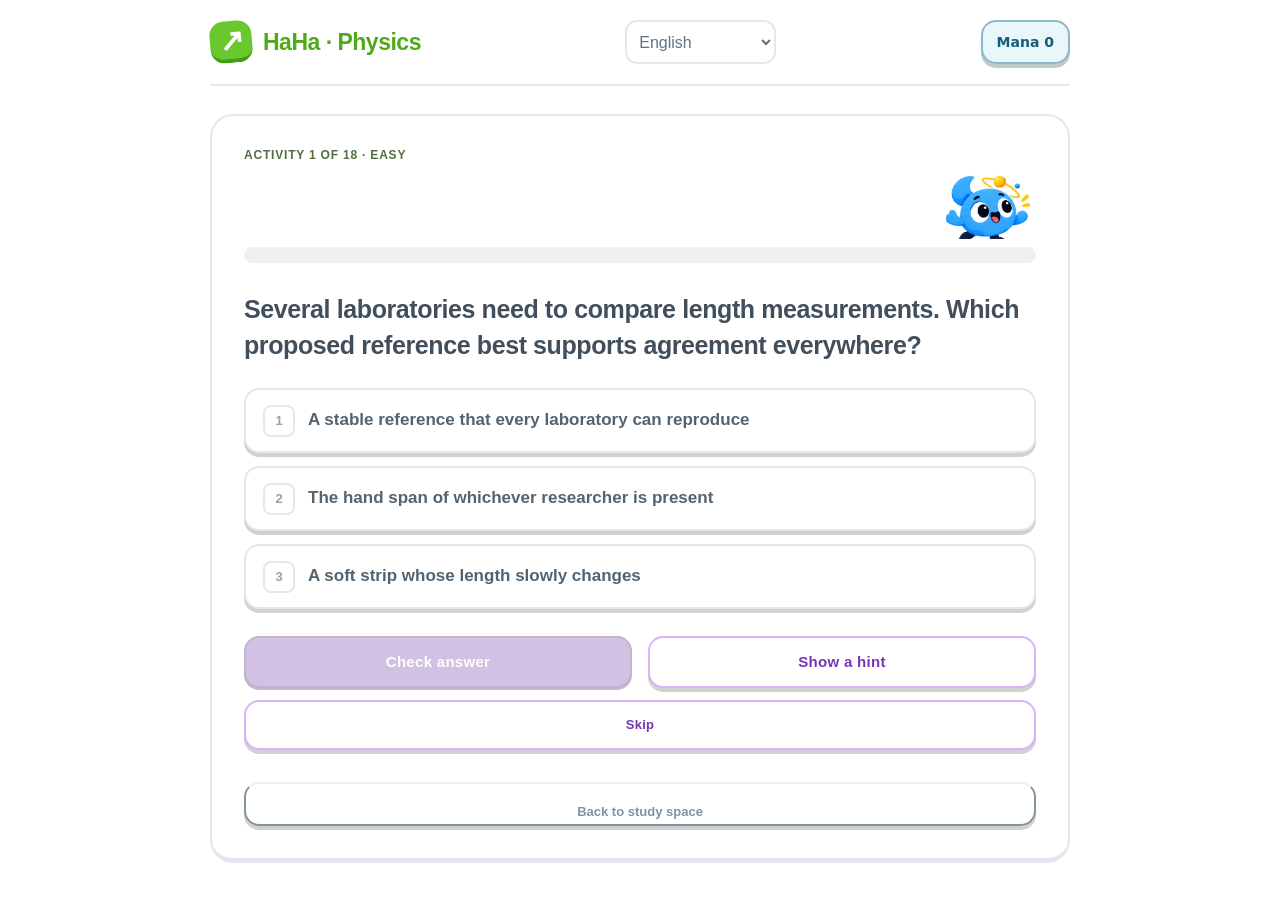
<file: learn/chapter-1/section-1-1/index.html>
<!doctype html>
<html lang="en">
  <head>
    <meta charset="utf-8">
    <meta name="viewport" content="width=device-width, initial-scale=1">
    <title>Learning Activity</title>
    <link rel="stylesheet" href="app/styles.css">
    <link rel="stylesheet" href="app/domain-styles.css">
  <link rel="stylesheet" href="../../../physics-practice.css">
  <link rel="stylesheet" href="../../../mascots.css">
  <link rel="stylesheet" href="../../../audit-improvements.css">
<link rel="icon" type="image/svg+xml" href="../../../favicon.svg?v=haha-1">
<link rel="stylesheet" href="../../../mana.css">
<script src="../../../mana.js"></script>
<script src="../../../mana-ui.js"></script>
</head>
  <body>
    <main class="shell">
      <header class="topbar"><a class="physics-brand" href="../../../index.html#home"><span aria-hidden="true">↗</span> HaHa · Physics</a>
        <select id="locale" aria-label="Language">
          <option value="en">English</option>
          <option value="ms">Bahasa Melayu</option>
          <option value="zh">简体中文</option>
        </select>
      </header>
      <section id="app" aria-live="polite" data-catalog-url="../../../index.html#home" data-package-url="./content/package.json">
        <p>Select a generated learning package to begin.</p>
      </section>
    </main>
    <script src="app/domain-renderers.js"></script>
    <script src="app/visual-renderers.js"></script>
    <script src="app/learning.js"></script>
    <script src="app/study.js"></script>
    <script type="module" src="app/app.js"></script>
    <link rel="stylesheet" href="../../../tactile-buttons.css">
    <script defer src="../../../tactile-buttons.js"></script>
  </body>
</html>
</file>
<file: mathematics/layout-2.css>
.mana-pill{border-color:#82dce6!important;background:#e1f8fa!important;color:#05889d!important}.mana-pill .mana-drop-icon{color:#2479dc!important}.mana-drop-icon svg{display:block;width:100%;height:100%;fill:currentColor}.mana-modal-drop.mana-drop-icon{background:#e1f8fa!important;color:#2479dc!important}.profile-btn{background:#f2d8c9!important;color:#573b31!important}.profile-avatar{border-color:#e1eddf!important;background:#d7e9d5!important;color:#17624d!important}.badge-token.tone-1{background:linear-gradient(145deg,#e9c66d,#a56b22)!important}.badge-token.tone-2{background:linear-gradient(145deg,#7fc4a4,#17624d)!important}.badge-token.tone-3{background:linear-gradient(145deg,#e58b69,#9a483e)!important}.badge-token.tone-4{background:linear-gradient(145deg,#aab4e7,#514b95)!important}.badge-token.tone-5{background:linear-gradient(145deg,#f0ab63,#b45b2e)!important}.badge-token.tone-6{background:linear-gradient(145deg,#8fd2df,#287b91)!important}.badge-token.tone-7{background:linear-gradient(145deg,#eddb91,#ad8840)!important}.badge-token.tone-8{background:linear-gradient(145deg,#9ec88c,#497547)!important}.badge-token.tone-9{background:linear-gradient(145deg,#ca9edb,#7c4c9a)!important}.badge-token.tone-10{background:linear-gradient(145deg,#96b3ba,#4b6876)!important}.mana-pill .mana-drop-icon{width:15px;height:15px;display:inline-flex;flex:0 0 15px}.mana-modal-drop.mana-drop-icon{padding:12px}.mana-modal-drop.mana-drop-icon svg{width:30px;height:30px}
</file>
<file: mascots.css>
/* Approved HaHa family: six expressions across, three character rows. */
.mascot{display:inline-block;flex-shrink:0;width:156px;aspect-ratio:1.5;background-image:url('assets/mascots/haha-family-expressions.png');background-repeat:no-repeat;background-size:600% 300%;background-position:0 0;vertical-align:middle;pointer-events:none}.mascot-haha{--mascot-row:0%}.mascot-phyphy{--mascot-row:50%}.mascot-meymey{--mascot-row:100%}.mascot{background-position:var(--mascot-col,0%) var(--mascot-row,0%)}.mascot-thinking{--mascot-col:20%}.mascot-retry{--mascot-col:40%}.mascot-aha{--mascot-col:60%}.mascot-celebrate{--mascot-col:80%}.mascot-resting{--mascot-col:100%}.mascot-small{width:90px}.mascot-greeting{display:flex;align-items:center;justify-content:center;gap:8px;margin:8px auto;max-width:700px}.mascot-greeting p{color:var(--muted,#7f909c);font-size:14px}.subject-card .mascot{width:190px;margin:4px 0}.subject-card .card-symbol{display:none}.mascot-feedback{float:right;width:115px;margin:0 0 8px 12px}.mascot-feedback:after{content:''}.feedback:has(.mascot),.checkpoint-feedback:has(.mascot){display:flow-root;min-height:95px}.mascot-completion{display:block;width:190px;margin:0 auto 15px}.mascot-brand{width:53px}.journey-greeting>.mascot{width:145px}.practice-game-top>.mascot{width:95px}.evaluation-result-summary>.mascot{float:right;width:140px}.physics-welcome{display:flex;align-items:center;justify-content:space-between;gap:12px}.physics-welcome>.mascot{width:135px}.mascot-note{display:flex;align-items:center;gap:5px;margin:0 auto;max-width:800px}.mascot-note p{font-size:13px;color:var(--muted)}@media(max-width:600px){.mascot-greeting{gap:0}.mascot-greeting>.mascot{width:110px}.mascot-greeting p{font-size:12px}.subject-card .mascot{width:160px}.journey-greeting>.mascot{width:110px}.practice-game-top>.mascot{width:65px}.mascot-feedback{width:88px}.physics-welcome>.mascot{width:100px}.mascot-note .mascot{width:90px}.mascot-note p{font-size:12px}.evaluation-result-summary>.mascot{width:95px}}
.mascot-phyphy{mask-image:linear-gradient(to bottom,transparent 0 10%,#000 15% 100%)}.mascot-meymey{mask-image:linear-gradient(to bottom,transparent 0 8%,#000 12% 100%)}.orbit-art .mascot{width:250px;max-width:100%}.orbit-art{display:grid;place-items:center}
.mascot-name{color:var(--muted);font-size:12px;font-weight:750;letter-spacing:.3px}
</file>
<file: audit-improvements.css>
/* Learner usability pass, 2026-11-02. Display changes only. */
:root{--muted:#5c6a73}body[data-theme=dark]{--muted:#bacbd5}
.next-lesson-card{padding:22px;border:2px solid #abc996;border-radius:18px;background:var(--paper,#fff);margin:18px 0 24px;display:grid;gap:10px}.next-lesson-card h2,.next-lesson-card p{margin:0}.next-lesson-card h2{font-size:23px;line-height:1.35}.next-lesson-card .primary,.next-lesson-card .btn-primary{justify-self:start;min-width:180px}
.primary,.btn-primary,.action:not(.secondary){background:#397b17!important;border-color:#2b6010!important;color:#fff!important}.subject-card:last-child .primary{background:#116c91!important;border-color:#0c536f!important}.secondary-home,.btn-secondary,.action.secondary{background:var(--paper,#fff)!important;color:#176383!important;border-color:#bdcbd4!important}
body[data-theme=dark] .next-lesson-card{background:#1c303d;border-color:#5c8150}body[data-theme=dark] .secondary-home,body[data-theme=dark] .btn-secondary,body[data-theme=dark] .action.secondary{background:#203846!important;color:#bceaff!important}
.card.answer-incorrect #check{background:#ac352a!important;border-color:#84271e!important}.card.answer-correct #check{background:#397b17!important}
.muted,.mascot-name,.language-label,#status,.brand-caption{color:var(--muted,#5c6a73)}.attempt-summary{font-weight:700}.review-next{display:inline-block;margin:10px 0;font-weight:700}.progress-data-settings{border-top:1px solid var(--line);padding-top:18px;margin-top:18px}.progress-data-settings summary{cursor:pointer;font-weight:650;padding:10px 0}.progress-data-settings .danger-action{color:#a33128;border-color:#b66c65;background:transparent}
.topic-navigation{display:flex;flex-wrap:wrap;gap:8px;margin:16px 0 22px}.topic-navigation button{min-height:44px;padding:10px 14px;border:2px solid #b5c5ce;border-radius:12px;background:var(--paper,#fff);color:var(--ink,#364851)}.topic-navigation button[aria-current=step]{background:#e8f4df;color:#2d6318;border-color:#397b17;font-weight:750}
body[data-theme=dark] .topic-navigation button{background:#203846;color:#e1edf4}body[data-theme=dark] .topic-navigation button[aria-current=step]{background:#304a26;color:#dcf3c9}
.physics-home-path{gap:20px;padding-top:16px;padding-bottom:20px}.physics-home-stop .phyphy-chess{width:132px;height:150px}.physics-home-stop .physics-home-node.phyphy-trigger{flex:0 0 150px;height:150px;margin-bottom:14px}.physics-home-stop .phyphy-feature-canvas{width:100%;height:100%}.physics-home-stop{min-height:150px}.lesson-trail{padding-top:22px;padding-bottom:22px;gap:22px}.lesson-trail .chess-sculpture{width:82px;height:82px}.lesson-trail .lesson-node{width:94px;height:94px}.lesson-trail .trail-stop{min-height:155px}
body[data-route=subjects] #chapters>.eyebrow{margin-top:12px}body[data-route=subjects] #chapters>h1{font-size:clamp(25px,4vw,36px);margin:12px auto}body[data-route=subjects] .mascot-greeting{display:none}.subject-grid{margin:20px auto 28px;gap:16px}.subject-card{padding:20px;gap:8px}.subject-card .mascot{width:110px;margin:0}.subject-card h2{font-size:23px}.subject-card p{font-size:15px;line-height:1.5}.subject-card .mascot-name{display:none}
button:focus-visible,a:focus-visible,input:focus-visible,select:focus-visible,summary:focus-visible{outline:3px solid #08769e;outline-offset:4px}.choice[role=radio][aria-checked=true]{border-color:#176b91}
@media(max-width:700px){.subject-grid{gap:12px}.subject-card{display:grid;grid-template-columns:66px 1fr;text-align:left;align-items:center;padding:16px;gap:8px 12px}.subject-card .mascot{grid-row:1/3;width:76px}.subject-card h2{font-size:21px;margin:0}.subject-card p{grid-column:2;margin:0;max-width:none;font-size:14px}.subject-card .primary{grid-column:1/-1;margin-top:6px}.next-lesson-card{padding:18px}.physics-home-stop{min-height:145px}.physics-home-greeting h1,.journey-greeting h1{font-size:26px}.next-step-panel{flex-wrap:wrap}.topic-navigation button{flex:1 1 140px}.progress-data-settings .button-row{flex-wrap:wrap}}
@media(prefers-reduced-motion:reduce){html{scroll-behavior:auto!important}}

.unit-banner,.physics-home-banner,.path-chapter-banner,.chapter-group>h2{background:#397b17!important;color:#fff!important;border-color:#2b6010!important}.eyebrow,.trail-caption{color:#536d42;font-size:12px}body[data-theme=dark] .eyebrow,body[data-theme=dark] .trail-caption{color:#c1dcb2}.unit-banner small,.physics-home-banner small{color:#fff;font-size:12px}.physics-home-stop>small,.trail-stop>small{font-size:13px}.unit-banner p,.physics-home-banner p{opacity:1}

/* Beat the retained journey theme, which also declares important button colors. */
body .primary,body .btn-primary,body .action:not(.secondary){background:#397b17!important;border-color:#2b6010!important;color:#fff!important}
body .subject-card:last-child .primary{background:#116c91!important;border-color:#0c536f!important}
body .secondary-home,body .btn-secondary,body .action.secondary{background:var(--paper,#fff)!important;color:#176383!important;border-color:#bdcbd4!important}
body[data-theme=dark] .note-section p,body[data-theme=dark] .note-content-block p,body[data-theme=dark] .worked-example,body[data-theme=dark] .worked-example p,body[data-theme=dark] .worked-example li,body[data-theme=dark] .function-lab p,body[data-theme=dark] .checkpoint-hint{color:#d5e2e9!important}
body[data-theme=dark] .note-section h2,body[data-theme=dark] .note-section h3,body[data-theme=dark] .next-step-panel h2{color:#edf5f8!important}
body[data-theme=dark] .btn-secondary{background:#203846!important;color:#bceaff!important}
</file>
<file: mathematics/study-tools.css>
.math-appearance{flex-wrap:wrap}.math-appearance #savedQuestionsNav{min-height:44px;margin-left:auto;padding:8px 12px;border:2px solid #9ab9a1;border-radius:12px;background:#edf5ef;color:#24573b;font:700 14px system-ui}.extra-note-plot{margin:20px 0;border:1px solid var(--line);border-radius:14px;padding:16px}.extra-note-plot label,.extra-note-plot output{display:block;margin:10px 0}.extra-note-plot canvas{width:100%;height:auto;max-width:600px}.extra-note-plot input{max-width:100%}.input-error{color:#a52822!important;font-weight:650;margin:8px 0!important}.saved-question{margin:20px 0;padding:22px}.saved-question input{display:block;max-width:100%;width:100%;min-height:44px;padding:10px;border:2px solid var(--line);border-radius:10px}.saved-question label{display:block;margin:10px 0}.saved-question .cta-row{flex-wrap:wrap}.save-question{margin-bottom:12px!important}.resume-work h2{margin:0}body[data-theme=dark] .input-error{color:#ffb4ae!important}body[data-theme=dark] #savedQuestionsNav{background:#253f34;color:#e6f3ea}body[data-theme=dark] .saved-question input{background:#203846;color:#edf5f8}body[data-theme=dark] .extra-note-plot{background:#20343e}body[data-theme=dark] .extra-note-plot p{color:#dfebef!important}

.note-content-block table{width:100%;border-collapse:collapse;margin:16px 0}.note-content-block th,.note-content-block td{padding:10px;border:1px solid var(--line);text-align:left}.note-content-block caption{font-weight:700;padding:8px}#mathStorageWarning{font-size:14px} .math-appearance{flex-wrap:wrap;gap:12px}
.saved-question .wrong-answer{color:#a52822!important;font-weight:700}.saved-question .correct-answer{color:#25633a!important;font-weight:700}body[data-theme=dark] .saved-question .wrong-answer{color:#ffb4ae!important}body[data-theme=dark] .saved-question .correct-answer{color:#a2e7b5!important}
</file>
<file: mana.css>
.mana-trigger{min-height:44px;flex-shrink:0;padding:9px 14px!important;background:#e9f6fa!important;color:#155d78!important;border:2px solid #8db8c9!important;border-radius:14px!important;font:700 14px/1.3 system-ui!important;cursor:pointer}.mana-dialog{box-sizing:border-box;width:min(760px,calc(100vw - 24px));max-height:calc(100dvh - 32px);overflow:auto;border:2px solid #7f9b83;border-radius:20px;padding:24px;color:#243d34;background:#fff;font:16px/1.55 system-ui}.mana-dialog::backdrop{background:#102921a8}.mana-dialog *{box-sizing:border-box}.mana-dialog-head{display:flex;align-items:center;justify-content:space-between;gap:12px}.mana-dialog h2{font-size:26px;margin:0}.mana-dialog h3{font-size:20px;margin:22px 0 12px}.mana-dialog h4{font-size:17px;margin:8px 0}.mana-dialog button{cursor:pointer;min-height:44px;padding:9px 14px;border:2px solid #8aa399;border-radius:10px;background:#edf5f0;color:#244d38;font:700 14px/1.4 system-ui}.mana-dialog button:disabled{opacity:.65;cursor:default}.mana-dialog button:focus-visible,.mana-dialog summary:focus-visible,.mana-trigger:focus-visible{outline:3px solid #076f9c;outline-offset:3px}.mana-dialog summary{cursor:pointer;font-weight:700;min-height:44px;padding-top:10px}.mana-balance{display:block;font-size:27px;color:#225f3b}.mana-message{color:#a32d27;min-height:1px}.mana-shop{display:grid;grid-template-columns:repeat(3,minmax(0,1fr));gap:12px}.mana-item{padding:14px;border:2px solid #bdcfc3;border-radius:14px}.mana-preview{width:60px;height:60px;display:grid;place-items:center;border-radius:15px;background:#e8f2e5;color:#246327;font-size:32px;font-weight:850}.mana-item[data-preview=ocean] .mana-preview{background:#e2f3fb;color:#126787}.mana-item[data-preview=gold] .mana-preview{background:#fff4d3;color:#765506;border:3px solid #ab7e0e}.mana-confirm{border:2px solid #366843;background:#edf6e9;border-radius:14px;padding:16px;margin-top:20px}.mana-confirm button{margin:0 8px 8px 0}.mana-history{padding-left:22px}.mana-history li{padding:12px 0;border-bottom:1px solid #c4d1c9}.mana-history span,.mana-history time{display:block;font-size:14px}.mana-history time{color:#52685d}.mana-notice{position:fixed;bottom:88px;left:50%;transform:translateX(-50%);z-index:10000;background:#244d38;color:#fff;padding:12px 20px;border-radius:14px;max-width:calc(100vw - 30px);font:600 15px/1.5 system-ui;box-shadow:0 3px 12px #0003;pointer-events:none}.mana-notice[hidden]{display:none}body[data-mana-cosmetic=forest] .app-header,body[data-mana-cosmetic=forest] .topbar{box-shadow:0 4px 0 #397b17}body[data-mana-cosmetic=ocean] .app-header,body[data-mana-cosmetic=ocean] .topbar{box-shadow:0 4px 0 #146b8e}body[data-mana-cosmetic=gold] .app-header,body[data-mana-cosmetic=gold] .topbar{box-shadow:0 4px 0 #ac7b0e}body[data-mana-cosmetic=gold] .next-lesson-card{outline:3px solid #ac7b0e;outline-offset:3px}body[data-theme=dark] .mana-dialog{background:#1c303a;color:#edf4f3}body[data-theme=dark] .mana-balance{color:#b9e4c1}body[data-theme=dark] .mana-dialog button{background:#29453a;color:#e5f5eb}body[data-theme=dark] .mana-message{color:#ffb8af}body[data-theme=dark] .mana-confirm{background:#29453a}body[data-theme=dark] .mana-history time{color:#bed3cc}@media(max-width:600px){.mana-dialog{padding:18px}.mana-shop{grid-template-columns:1fr}.mana-item{display:grid;grid-template-columns:65px 1fr;gap:3px 12px}.mana-preview{grid-row:1/4}.mana-item button{justify-self:start}.mana-dialog-head{align-items:flex-start}.mana-dialog h2{font-size:23px}.mana-trigger{margin-left:auto}}
.app-header:has(.mana-trigger),.topbar:has(.mana-trigger){flex-wrap:wrap}
</file>
<file: mathematics/layout-3.css>
@media(min-width:681px){
      .home-dashboard{gap:18px}
      .home-dashboard>.welcome-panel{flex-basis:110px;padding:16px 22px}
      .home-dashboard>.welcome-panel .welcome-accent{height:72px}
      .home-dashboard>.welcome-panel .eyebrow{margin-bottom:8px}
      .home-dashboard>.welcome-panel h1{line-height:1.18}
      .home-dashboard>.welcome-panel p{margin-top:9px;line-height:1.4}
      .home-dashboard>.friends-update{flex-basis:60px;padding:9px 15px;gap:14px}
      .home-friends-empty .friend-copy{display:grid;align-content:center;gap:5px}
      .home-friends-empty .friend-label{line-height:1.25}
      .home-friends-empty .friend-message{margin:0;line-height:1.45}
    }
    @media(max-height:700px) and (min-width:681px){
      .home-dashboard{gap:10px}
      .home-dashboard>.welcome-panel{flex-basis:98px;padding:12px 17px}
      .home-dashboard>.welcome-panel h1{font-size:28px}
      .home-dashboard>.welcome-panel p{margin-top:6px}
      .home-dashboard>.friends-update{flex-basis:53px;padding:7px 12px}
    }
    .profile-overview .profile-avatar{flex-basis:140px;width:140px;height:140px;font-size:48px}
    @media(max-width:680px){.profile-overview .profile-avatar{flex-basis:88px;width:88px;height:88px;font-size:32px}}
</file>
<file: mathematics/layout-4.css>
.challenge-rank-summary{position:relative;display:grid;grid-template-columns:minmax(155px,.55fr) minmax(0,2fr);align-items:stretch;max-width:940px;margin:0 auto 16px;padding:18px 21px;border:5px double var(--green);border-radius:24px;background:linear-gradient(120deg,var(--pale),var(--paper) 48%,var(--pale));box-shadow:inset 0 0 0 4px var(--paper),0 7px 20px color-mix(in srgb,var(--green) 20%,transparent);text-align:center}
    .challenge-rank-summary::before{content:"";position:absolute;inset:5px;border:1px solid color-mix(in srgb,var(--green) 45%,transparent);border-radius:17px;pointer-events:none}
    .challenge-rank-summary::after{content:"α  β  γ";position:absolute;left:50%;top:-12px;transform:translateX(-50%);padding:2px 13px 3px 18px;border:3px double var(--green);border-radius:9px;background:linear-gradient(135deg,var(--paper),var(--pale),var(--paper));color:var(--green-dark);font-family:Georgia,serif;font-style:italic;font-weight:700;font-size:14px;line-height:1.15;letter-spacing:7px;text-shadow:0 1px 0 var(--paper);box-shadow:0 3px 9px color-mix(in srgb,var(--green) 27%,transparent),inset 0 0 0 1px var(--paper);pointer-events:none}
    .challenge-rank-current{display:grid;align-content:center;justify-items:center;gap:5px;padding:8px 18px 8px 0;border-right:3px solid var(--green);box-shadow:3px 0 0 color-mix(in srgb,var(--green) 15%,transparent)}
    .challenge-rank-current .eyebrow{margin:0}.challenge-rank-value{display:flex;align-items:center;justify-content:center;gap:9px}.challenge-rank-emblem{display:grid;place-items:center;width:27px;height:22px;color:var(--green);filter:drop-shadow(0 3px 2px color-mix(in srgb,var(--green-dark) 25%,transparent))}.rank-emblem-svg{display:block;width:100%;height:100%}
    .challenge-rank-current>strong{order:-1;font-size:30px;line-height:1.2;letter-spacing:.03em;color:var(--green-dark);font-weight:900;text-shadow:0 1px 0 var(--paper)}
    .challenge-rp{color:var(--green);font-size:21px;font-weight:850}
    .challenge-rp small{font-size:16px;font-weight:750}
    .challenge-rank-details{display:grid;align-content:center;padding-left:16px}
    .rankier-threshold-label{margin:0;color:var(--muted);font-size:calc(9px * var(--reading-scale, 1))}
    .challenge-rank-summary .rank-ladder{justify-content:center;margin:8px 0}
    .challenge-rank-summary .rank-ladder span{position:relative;display:inline-flex;align-items:center;justify-content:center;white-space:nowrap;border:1px solid var(--line);border-radius:999px;background:var(--pale);font-size:16.2px;padding:7px 12px;text-align:center}
    .challenge-rank-summary .rank-ladder span:hover,.challenge-rank-summary .rank-ladder span:focus-visible{border-color:var(--green);color:var(--green-dark);outline:2px solid color-mix(in srgb,var(--green) 22%,transparent);outline-offset:2px}
    .challenge-rank-summary .rank-ladder span::after{content:attr(data-tip);position:absolute;z-index:8;left:50%;bottom:calc(100% + 9px);transform:translate(-50%,5px);padding:7px 11px;border:1px solid var(--green);border-radius:10px;background:var(--green-dark);box-shadow:0 7px 18px rgba(20,45,34,.24);color:#fff;font-size:9px;font-weight:850;letter-spacing:.02em;white-space:nowrap;opacity:0;visibility:hidden;pointer-events:none;transition:opacity .15s,transform .15s,visibility .15s}
    .challenge-rank-summary .rank-ladder span::before{content:"";position:absolute;z-index:9;left:50%;bottom:calc(100% + 3px);width:8px;height:8px;transform:translate(-50%,5px) rotate(45deg);border-right:1px solid var(--green);border-bottom:1px solid var(--green);background:var(--green-dark);opacity:0;visibility:hidden;transition:opacity .15s,transform .15s,visibility .15s}
    .challenge-rank-summary .rank-ladder span:hover::after,.challenge-rank-summary .rank-ladder span:focus-visible::after,.challenge-rank-summary .rank-ladder span:hover::before,.challenge-rank-summary .rank-ladder span:focus-visible::before{transform:translate(-50%,0);opacity:1;visibility:visible}
    .challenge-rank-summary .rank-ladder span:hover,.challenge-rank-summary .rank-ladder span:focus-visible{z-index:6}
    .challenge-rank-summary .rank-ladder i{width:10px}
    .rank-leaderboard-tiers{display:flex;justify-content:center;flex-wrap:wrap;gap:8px}
    .rank-leaderboard-tiers span{padding:5px 10px;border-radius:999px;background:#f0f3ed;color:#586b5e;font-size:13.5px;font-weight:800}
    .practice-random-choice[role="button"]{cursor:pointer;transition:box-shadow .15s,border-color .15s}.practice-random-choice[role="button"]:hover{border-color:var(--green);box-shadow:0 5px 18px color-mix(in srgb,var(--green) 18%,transparent)}.practice-random-choice[role="button"]:focus-visible{outline:3px solid var(--green);outline-offset:3px}
    .challenge-opponent-modal{position:relative;width:min(550px,calc(100vw - 36px));padding:43px 25px 28px;border:1px solid var(--line);border-radius:23px;background:var(--paper);box-shadow:0 24px 70px #0003}.challenge-popup-close{position:absolute;right:12px;top:8px;border:0;background:transparent;color:var(--muted);font-size:27px}.challenge-opponent-options{display:grid;grid-template-columns:1fr 1fr;gap:16px}.challenge-opponent-options>button{display:grid;justify-items:center;align-content:center;gap:15px;min-height:155px;padding:20px 12px;border:2px solid var(--green);border-radius:17px;background:var(--pale);color:var(--green-dark)}.challenge-opponent-options>button:hover{background:var(--green);color:#fff}.challenge-handshake{width:56px;height:56px}.challenge-opponent-options>button>span{display:grid;place-items:center;min-height:62px;font-size:52px;line-height:1}.challenge-opponent-options strong{font-size:18px}.challenge-search-state{display:flex;flex-direction:column;align-items:center;gap:19px;text-align:center}.challenge-search-state strong{font-size:22px}.challenge-search-state p{margin:0;color:var(--muted)}.challenge-search-spinner{width:47px;height:47px;border:4px solid var(--line);border-top-color:var(--green);border-radius:50%;animation:challenge-search-spin .9s linear infinite}.challenge-popup-friends{display:grid;gap:12px;text-align:center}@keyframes challenge-search-spin{to{transform:rotate(360deg)}}
    .challenge-welcome{max-width:940px;min-height:260px;margin:0 auto 16px;padding:45px 24px 25px;display:flex;flex-direction:column;align-items:center;justify-content:space-between;gap:45px;text-align:center;background:#fff}.challenge-welcome h2{margin:auto 0;font-size:27px;font-weight:750;letter-spacing:-.03em}.challenge-welcome .btn-primary{width:min(360px,100%);min-height:76px;padding:20px 30px;border-radius:16px;font-size:25px;color:#fff}
    .challenge-match-card{max-width:940px;margin:0 auto 16px;padding:22px 24px}
    .challenge-rules-trigger{display:flex;align-items:center;justify-content:space-between;gap:16px;width:min(940px,100%);margin:0 auto 16px;padding:14px 18px;border:2px solid var(--green-dark);background:var(--green);color:#fff;text-align:left;transition:background .15s,border-color .15s,transform .15s}
    .challenge-rules-trigger:hover{border-color:var(--green-dark);background:var(--green);color:#fff;transform:translateY(-1px)}
    .challenge-rules-copy{min-width:0;font-size:calc(12px * var(--reading-scale, 1));font-weight:700;line-height:1.4}
    .challenge-rules-trigger>b{flex:0 0 auto;color:inherit;font-size:calc(11px * var(--reading-scale, 1))}
    .profile-rank-display{display:flex;align-items:center;gap:9px;min-width:142px;padding:7px 15px 7px 8px;border:3px double var(--green);border-radius:999px;background:linear-gradient(135deg,var(--pale),var(--paper));box-shadow:0 5px 13px rgba(30,55,42,.14)}
.profile-rank-emblem{display:grid;place-items:center;width:33px;height:26px;color:var(--green);flex-shrink:0}
    .profile-rank-copy{display:grid;line-height:1.15;text-align:left}
    .profile-rank-copy small{color:var(--muted);font-size:7px;font-weight:850;letter-spacing:.14em}
    .profile-rank-copy strong{margin-top:2px;color:var(--green-dark);font-size:12px;font-weight:900;letter-spacing:.02em}
    .challenge-section-heading{display:flex;align-items:center;justify-content:space-between;gap:14px;margin-bottom:15px}
    .challenge-section-heading .eyebrow{margin:0 0 4px}
    .challenge-section-heading h2{margin:0;font-size:20px;letter-spacing:-.03em}
    .challenge-clock{flex:0 0 auto;padding:7px 11px;border-radius:999px;background:#edf3eb;color:var(--green);font-size:calc(11px * var(--reading-scale, 1));font-weight:850}
    .opponent-choice-grid{display:grid;grid-template-columns:repeat(2,minmax(0,1fr));gap:10px}
    .opponent-choice{display:flex;align-items:center;gap:11px;min-height:68px;padding:12px 14px;border:1px solid var(--line);border-radius:13px;background:#fff;cursor:pointer}
    .opponent-choice:has(input:checked){border-color:#8db39a;background:#f4f8f2}
    .opponent-choice input{accent-color:var(--green)}
    .opponent-choice span{display:grid;gap:2px}
    .opponent-choice strong{font-size:calc(12px * var(--reading-scale, 1))}
    .opponent-choice small{color:var(--muted);font-size:calc(10px * var(--reading-scale, 1))}
    .challenge-friend-select{display:flex;align-items:center;gap:10px;margin-top:12px}
    .challenge-friend-select label{font-size:calc(11px * var(--reading-scale, 1));font-weight:800}
    .challenge-friend-select select{min-width:210px;padding:9px 11px;border:1px solid var(--line);border-radius:10px;background:#fff;color:var(--ink);font-size:calc(11px * var(--reading-scale, 1))}
    .challenge-friend-select select:disabled{opacity:.58}
    .challenge-friend-select .btn-quiet{padding:6px}
    .challenge-send{margin-top:14px}
    .challenge-response-note{margin:10px 0 0;color:var(--muted);font-size:calc(10px * var(--reading-scale, 1))}
    .challenge-unlock-note{display:flex;align-items:center;gap:10px;flex-wrap:wrap;margin-top:14px;padding:12px 14px;border-radius:12px;background:#f5f7f3}
    .challenge-unlock-note strong{font-size:calc(11px * var(--reading-scale, 1))}
    .challenge-unlock-note span{flex:1 1 220px;color:var(--muted);font-size:calc(10px * var(--reading-scale, 1))}
    .challenge-unlock-note .btn-secondary{padding:8px 11px}
    .challenge-rule-grid{display:grid;grid-template-columns:repeat(2,minmax(0,1fr));gap:10px;margin-top:15px}
    .challenge-rule{display:flex;gap:11px;padding:13px;border:1px solid var(--line);border-radius:13px;background:#fff}
    .challenge-rule-number{display:grid;place-items:center;flex:0 0 30px;width:30px;height:30px;border-radius:9px;background:var(--pale);color:var(--green);font-size:calc(10px * var(--reading-scale, 1));font-weight:850}
    .challenge-rule strong{font-size:calc(11px * var(--reading-scale, 1))}
    .challenge-rule p{margin:3px 0 0;color:var(--muted);font-size:calc(10px * var(--reading-scale, 1));line-height:1.5}
    .challenge-rule:last-child{grid-column:1/-1}
    .challenge-rules-overlay{position:fixed;inset:0;z-index:20;display:grid;place-items:center;padding:20px;background:#15211e85}
    .challenge-rules-modal{width:min(660px,100%);max-height:min(84vh,740px);overflow:auto;padding:22px;border:1px solid var(--line);border-radius:18px;background:var(--paper);box-shadow:0 24px 75px #14231f40}
    .challenge-rules-modal-head .eyebrow{margin:0 0 4px}
    .challenge-rules-modal-head h2{margin:0;font-size:22px;letter-spacing:-.035em}
    .challenge-rules-modal .challenge-rule-grid{margin-top:16px}
    .challenge-rules-modal-footer{display:flex;justify-content:center;margin-top:18px;padding-top:14px;border-top:1px solid var(--line)}
    .challenge-rules-modal-footer .btn-primary{min-width:150px}
    @media(max-width:680px){.challenge-rank-summary,.challenge-match-card{padding:17px}.challenge-rules-trigger{padding:13px 14px}.challenge-rules-copy{font-size:calc(10px * var(--reading-scale, 1))}.challenge-rules-trigger>b{font-size:calc(10px * var(--reading-scale, 1))}.challenge-rules-modal{padding:17px}.challenge-rank-summary{grid-template-columns:1fr}.challenge-rank-current{padding:0 0 12px;border-right:0;border-bottom:1px solid var(--line)}.challenge-rank-details{padding:12px 0 0}.challenge-rank-summary .rank-ladder{gap:5px}.challenge-rank-summary .rank-ladder span{padding:6px 8px;font-size:8px}.challenge-rank-summary .rank-ladder i{width:5px}.challenge-section-heading{align-items:flex-start}.opponent-choice-grid,.challenge-rule-grid{grid-template-columns:1fr}.challenge-rule:last-child{grid-column:auto}.challenge-friend-select{align-items:stretch;flex-direction:column}.challenge-friend-select select{width:100%}.challenge-unlock-note{align-items:stretch;flex-direction:column}.challenge-send{width:100%}}
</file>
<file: mathematics/layout-5.css>
.top-actions,.nav-divider{display:none!important}.topbar{height:auto;min-height:78px;flex-wrap:wrap;padding:14px 0;gap:12px}.topnav{display:flex!important;flex-wrap:wrap}.subject-return{color:var(--green-dark);font-weight:700;font-size:13px;min-height:44px;display:flex;align-items:center}.math-notice{display:flex;align-items:center;gap:12px;flex-wrap:wrap;border-bottom:1px solid var(--line);padding:14px 0;font-size:12px}.math-notice>span{color:var(--muted)}.math-appearance{display:flex;gap:12px;margin-left:auto;flex-wrap:wrap}.math-appearance label{display:flex;gap:6px;align-items:center}.math-appearance select{min-height:36px;background:var(--paper);color:var(--ink);border:1px solid var(--line);border-radius:8px;padding:5px}.math-welcome{padding:24px 0}.math-welcome h1{max-width:19ch;font-size:clamp(28px,4vw,46px);letter-spacing:-.04em}.math-home-grid{display:grid;grid-template-columns:repeat(3,1fr);gap:18px}.math-home-grid .card{padding:24px;display:flex;flex-direction:column}.math-home-grid p{flex:1}.math-home-grid button{min-height:44px}.math-scope{font-size:13px;line-height:1.7;color:var(--muted)}.math-feedback-wrong{color:#a12820!important}.math-feedback-correct{color:var(--green-dark)!important}body[data-theme=dark] .math-feedback-wrong{color:#ffb4a8!important}.practice-challenge-bar{display:none}.page{min-height:65vh}.subject-return:focus-visible,.math-appearance select:focus-visible{outline:3px solid var(--green);outline-offset:3px}@media(max-width:680px){.math-home-grid{grid-template-columns:1fr}.math-appearance{margin-left:0}.topnav{order:3;width:100%}.math-welcome{padding:12px 0}.math-notice{gap:8px}.math-home-grid .card{padding:20px}.stat-grid{grid-template-columns:1fr}.form-card>div[style*="160px"]{grid-template-columns:minmax(0,1fr) 1fr 80px!important}}
</file>
<file: mathematics/journey.css>
:root{--play-green:#58b917;--play-deep:#378b0c;--play-blue:#1687bd;--play-line:#e4e8ec}
body{background:#fff!important;color:#3c4651;font-family:"Nunito","Arial Rounded MT Bold",ui-rounded,"Segoe UI",sans-serif}.shell{max-width:1240px;padding:0 32px 40px}.topbar{min-height:88px;border-bottom:2px solid var(--play-line);gap:24px}.brand-name{color:#4aa615;font-size:25px;letter-spacing:-1px}.brand-mark{background:#65c52b;border-radius:15px;box-shadow:0 4px 0 #3b9910;transform:rotate(-5deg)}.topnav .nav-btn{border:2px solid transparent;border-radius:14px;font-size:15px;padding:10px 16px;color:#78838f}.topnav .nav-btn.active{background:#edf9e4;border-color:#b9e994;color:#398c10}.subject-return{color:#78838f!important}.math-notice{font-size:12px;padding:13px 0;border:0;color:#78838f}.math-notice>span{display:none}.math-notice strong{font-weight:650}.math-appearance label{font-size:12px}.page{padding-top:16px}.journey-layout{display:grid;grid-template-columns:minmax(0,700px) 300px;gap:44px;max-width:1044px;margin:auto}.journey-greeting{display:flex;align-items:center;justify-content:space-between;gap:20px;padding:8px 0 24px}.journey-greeting .eyebrow{font-size:11px;color:#8994a0;letter-spacing:1.2px}.journey-greeting h1{font-size:29px;line-height:1.2;margin:8px 0;color:#39434e;letter-spacing:-.7px}.journey-greeting p{color:#7b8793;margin:0;font-size:15px}.math-buddy{position:relative;display:grid;place-items:center;flex-shrink:0;width:82px;height:78px;border-radius:27px 29px 23px 25px;background:#a8df76;border-bottom:6px solid #7bc14b;transform:rotate(8deg)}.math-buddy>span{font:bold 51px Georgia;color:#378c12}.math-buddy i{position:absolute;right:-10px;top:-12px;color:#f5b52d;font-size:28px}.unit-banner{display:flex;align-items:center;justify-content:space-between;gap:16px;background:#58b917;border-bottom:5px solid #3a9310;border-radius:18px;padding:23px 26px;color:#fff}.unit-banner small{font-weight:850;font-size:12px;letter-spacing:1px;color:#e4ffd0}.unit-banner h2{font-size:25px;line-height:1.3;margin:5px 0}.unit-banner p{font-size:14px;margin:0;color:#f1ffe7}.guide-button{display:flex;align-items:center;gap:8px;flex-shrink:0;background:#ffffff14;color:white;border:2px solid #ffffff80;border-bottom-width:4px;border-radius:12px;padding:12px;font-size:20px;font-weight:800}.guide-button span{font-size:13px}.lesson-trail{position:relative;display:flex;flex-direction:column;align-items:center;padding:28px 0 30px;gap:25px;overflow:hidden}.trail-line{position:absolute;top:65px;bottom:80px;left:50%;border-left:7px dashed #edf0f3}.trail-stop{position:relative;display:flex;flex-direction:column;align-items:center;z-index:1;gap:5px;width:230px}.stop-0{transform:translateX(-50px)}.stop-1{transform:translateX(55px)}.stop-2{transform:translateX(-28px)}.stop-check{transform:translateX(48px)}.trail-caption{font-size:10px;font-weight:900;letter-spacing:1px;color:#729257;background:#fff;padding:3px 8px}.lesson-node{width:86px;height:78px;border:0;border-radius:50%;background:#67c52a;color:#fff;border-bottom:8px solid #409b13;box-shadow:0 0 0 7px #eef9e7;font:bold 40px Georgia;margin:6px 0 10px;transition:transform .15s}.lesson-node:hover{transform:translateY(-3px)}.lesson-node:active{transform:translateY(4px);border-bottom-width:3px}.stop-1 .lesson-node{background:#30b6e9;border-bottom-color:#168bbb;box-shadow:0 0 0 7px #eaf8fd}.stop-2 .lesson-node{background:#ab80e8;border-bottom-color:#8156bf;box-shadow:0 0 0 7px #f3edfc}.lesson-node.node-check{background:#ffc842;border-bottom-color:#d59c12;box-shadow:0 0 0 7px #fff7df;font-size:32px}.lesson-node.node-done{background:#58b917;border-bottom-color:#378b0c}.trail-stop>strong{font-size:16px;background:#fff;padding:0 5px}.trail-stop>small{color:#88939e;font-size:12px;background:#fff}.journey-side{padding-top:13px;display:flex;flex-direction:column;gap:18px}.journey-card{border:2px solid var(--play-line);border-radius:18px;padding:22px;background:#fff}.side-title{display:flex;align-items:center;justify-content:space-between}.side-title h2,.journey-card h2{font-size:19px;margin:0;color:#46515c}.side-title button{border:0;background:none;color:#28a4d7;font-size:24px}.journey-card p{font-size:14px;color:#84909b;line-height:1.6}.progress-ring{display:grid;place-items:center;width:132px;height:132px;margin:22px auto;background:conic-gradient(#65c52b var(--completion),#edf1f4 0);border-radius:50%}.progress-ring>strong{display:flex;align-items:center;justify-content:center;flex-direction:column;background:white;border-radius:50%;width:108px;height:108px;font-size:34px;color:#58a920}.progress-ring small{font-size:12px;font-weight:700;color:#8b96a0}.progress-card>p{text-align:center}.btn-primary,.btn-secondary{border-radius:13px!important;min-height:48px;font-size:14px!important;font-weight:850;letter-spacing:.3px;border-width:2px!important;border-bottom-width:5px!important}.btn-primary{background:#58b917!important;border-color:#3d950d!important;color:white!important}.btn-primary:hover{background:#67c92b!important}.btn-secondary{background:#fff!important;border-color:#e1e6eb!important;color:#168bbd!important}.journey-card>.btn-primary,.journey-card>.btn-secondary{width:100%}.practice-symbol{display:grid;place-items:center;width:47px;height:47px;background:#e7f6fd;color:#16a3d5;border-radius:14px;font-size:32px;margin-bottom:13px}.mana-explainer{display:flex;gap:12px;padding:18px}.mana-explainer>span{font-size:26px}.mana-explainer strong{font-size:15px}.mana-explainer p{font-size:12px;margin:5px 0}.journey-disclaimer{font-size:12px;color:#929ca5;text-align:center;line-height:1.8;margin:0}.journey-bottom{display:flex;align-items:center;gap:15px;border-top:2px solid #edf0f3;padding:24px 0}.journey-bottom>span{font-size:35px;color:#eebc35}.journey-bottom p{font-size:13px;color:#8b96a0;margin:5px 0}.journey-bottom button{margin-left:auto;flex-shrink:0}.card,.chapter-mindmap,.checkpoint-card{box-shadow:none!important;border-width:2px!important}.global-back{position:static;margin:12px 0 24px;min-height:44px;box-shadow:none}body[data-page=home] .global-back{display:none!important}button:focus-visible,a:focus-visible{outline:3px solid #168bbd!important;outline-offset:5px}body[data-theme=dark]{background:#17252e!important;color:#e8eff3}body[data-theme=dark] .journey-card,body[data-theme=dark] .trail-stop>strong,body[data-theme=dark] .trail-stop>small,body[data-theme=dark] .trail-caption,body[data-theme=dark] .progress-ring>strong{background:#17252e;color:#e8eff3}body[data-theme=dark] .journey-greeting h1,body[data-theme=dark] .journey-card h2{color:#e8eff3}body[data-theme=dark] .journey-card{border-color:#35434d}body[data-theme=dark] .btn-secondary{background:#203440!important;border-color:#3c5260!important;color:#6bcefa!important}body[data-reading-size=large] .journey-card p,body[data-reading-size=large] .journey-greeting p{font-size:17px}
@media(max-width:1000px){.journey-layout{gap:24px;grid-template-columns:minmax(0,1fr) 270px}.shell{padding-left:22px;padding-right:22px}.journey-greeting h1{font-size:25px}.math-buddy{width:64px;height:64px}.math-buddy>span{font-size:40px}}
@media(max-width:760px){.shell{padding:0 16px 90px}.topbar{min-height:72px;padding:10px 0}.brand-name{font-size:22px}.subject-return{font-size:11px}.topnav{position:fixed;bottom:0;left:0;right:0;z-index:20;background:var(--paper);border-top:2px solid #e4e8ec;display:flex!important;justify-content:space-around;padding:9px 8px;gap:2px;width:100%;order:0}.topnav .nav-btn{font-size:13px;padding:12px 10px;min-height:46px}.math-notice{gap:8px;padding:10px 0}.math-appearance{margin-left:0;gap:12px}.math-appearance select{min-height:32px}.journey-layout{display:flex;flex-direction:column;gap:0}.journey-greeting{padding:8px 0 20px}.journey-greeting h1{font-size:25px}.journey-greeting p{font-size:13px}.journey-greeting .eyebrow{font-size:9px}.math-buddy{width:59px;height:64px}.unit-banner{padding:18px}.unit-banner h2{font-size:22px}.unit-banner p{font-size:12px}.guide-button span{display:none}.lesson-trail{padding-top:22px;gap:23px}.journey-side{display:grid;grid-template-columns:1fr;gap:14px}.progress-card .progress-ring{width:100px;height:100px;margin:14px auto}.progress-ring>strong{width:80px;height:80px}.journey-bottom{flex-wrap:wrap}.journey-bottom button{margin-left:0;width:100%}.journey-disclaimer{padding:4px 0 16px}.global-back{margin-bottom:70px}.trail-stop>strong{font-size:15px}.math-notice>strong{font-size:11px}}
@media(prefers-reduced-motion:reduce){*{scroll-behavior:auto!important;transition:none!important}}
body[data-theme=dark] .trail-line{border-color:#354650}body[data-theme=dark] .lesson-node{box-shadow:0 0 0 7px #263c33}body[data-theme=dark] .stop-1 .lesson-node{box-shadow:0 0 0 7px #203b4c}body[data-theme=dark] .stop-2 .lesson-node{box-shadow:0 0 0 7px #3c3154}body[data-theme=dark] .lesson-node.node-check{box-shadow:0 0 0 7px #4c4124}
/* A focused, one-question practice experience. */
.practice-game{max-width:800px;margin:0 auto}.practice-game-top{display:flex;align-items:center;gap:18px;margin:10px 0 28px}.practice-game-icon{display:grid;place-items:center;flex:0 0 52px;height:52px;background:#fff3c9;color:#e7a516;border-radius:17px;font-size:33px}.practice-game-meter{flex:1;min-width:0}.practice-game-meter>.metric-top{font-size:11px;letter-spacing:.6px;gap:12px}.practice-game-meter>.aside-card{display:none}.practice-game-meter>.practice-progress-card{display:block;padding:0;background:none!important;border:0!important;box-shadow:none;margin:0}.practice-game-meter .practice-progress-card>.metric-top{display:none}.practice-game-meter .practice-progress{border:0;background:#edf1f4;gap:5px;padding:0;margin:10px 0 5px;overflow:hidden;height:16px}.practice-game-meter .practice-progress-segment{height:16px;border-radius:5px}.practice-game-meter .practice-progress-segment.is-complete{background:#65c52b}.practice-game-meter .practice-progress-count{font-size:12px;margin:4px 0;color:#7a8792}.practice-question-card[hidden]{display:none!important}.practice-game .practice-question-card{padding:30px;border:2px solid #e4e8ec;border-bottom:5px solid #e4e8ec;border-radius:22px;background:#fff}.practice-game .practice-question-heading{border:0;margin:0 0 23px;padding:0}.practice-game .practice-question-heading h2{font-size:23px;color:#48535f}.practice-game .course-tag{background:#eaf7ff;color:#1688b8;border-radius:10px;padding:7px 12px;font-size:12px}.practice-game .practice-question-context{font-family:inherit;font-size:17px;line-height:1.7;color:#667481}.practice-game .practice-question-rule{border:2px solid #cfe9f7;background:#f0faff;color:#286383;border-radius:16px;font-size:23px;padding:20px 23px;text-align:center;font-family:Georgia,serif}.practice-game .practice-subquestion{border:0;margin-top:23px;padding:0}.practice-game .practice-question-copy{font-family:inherit;font-size:18px;line-height:1.6;font-weight:650;color:#46535e}.practice-game .answer-label{font-size:12px!important;color:#81909c;letter-spacing:.7px;margin:14px 0 8px}.practice-game .practice-answer-input{border:2px solid #dfe6eb;border-bottom-width:4px;border-radius:14px;background:#f8fafb;padding:17px;font-size:18px;min-height:60px;color:#3e5361}.practice-game .practice-answer-input:focus{border-color:#40b4e7;background:#f0faff;outline:0}.practice-game-footer{display:flex;align-items:center;gap:15px;justify-content:space-between;padding:24px 0 8px}.practice-game-footer>span{font-size:12px;color:#85939e;text-align:center}.practice-game-footer>button{min-width:145px}.practice-game-footer>button:disabled{opacity:.45;cursor:default}.practice-question-dots{display:flex;justify-content:center;gap:11px;margin:17px 0}.practice-question-dots button{width:39px;height:39px;border:2px solid #e2e7ec;border-radius:12px;background:#fff;color:#86939c;font-weight:800}.practice-question-dots button.current{border-color:#38aae0;background:#eaf8ff;color:#1686b5}.practice-question-dots button.answered{border-bottom-color:#66b936;color:#4e9e21}.practice-game-note{text-align:center;font-size:13px;color:#87949e;max-width:500px;margin:20px auto;line-height:1.7}body[data-page=practice] .page-head{max-width:800px;margin:10px auto 22px}body[data-page=practice] .page-head h1{font-size:29px}body[data-page=practice] .page-head p{font-size:14px}body[data-page=practice] .global-back{display:none}.practice-result-item{border:2px solid #e3e8ec!important;border-radius:18px;padding:24px}.practice-result-item .result-explanation{background:#f1f9e9;padding:16px;border-radius:13px;color:#437227;font-size:15px}.practice-result-item .wrong-answer{background:#fff0ef;border-radius:12px;padding:12px;color:#ad3932}.practice-result-item .correct-answer{color:#397c19}.practice-result-item .result-answer{font-size:15px}.practice-result-item .metric-top{font-size:14px}.practice-result-item .practice-result-question{font-size:16px}.practice-results-actions button{min-height:52px}body[data-theme=dark] .practice-game .practice-question-card{background:#1c2f3b;border-color:#354b59}body[data-theme=dark] .practice-game .practice-question-heading h2,body[data-theme=dark] .practice-game .practice-question-copy,body[data-theme=dark] .practice-game .practice-question-context{color:#dbe7ef}body[data-theme=dark] .practice-game .practice-question-rule{background:#203f50;border-color:#34647d;color:#b8e9ff}body[data-theme=dark] .practice-game .practice-answer-input{background:#172a35;color:#e6f5fc;border-color:#435f70}body[data-theme=dark] .practice-question-dots button{background:#1c3341;border-color:#435b6b;color:#b6cbd7}body[data-theme=dark] .practice-result-item .result-explanation{background:#253d2c;color:#beeba9}body[data-reading-size=large] .practice-game .practice-question-context,body[data-reading-size=large] .practice-game .practice-question-copy{font-size:21px}@media(max-width:760px){.practice-game .practice-question-card{padding:20px 18px}.practice-game .practice-question-context{font-size:16px}.practice-game .practice-question-rule{font-size:21px;padding:17px 12px}.practice-game .practice-question-copy{font-size:17px}.practice-game-top{gap:10px}.practice-game-icon{flex-basis:38px;height:42px;font-size:25px}.practice-game-meter>.metric-top{font-size:9px;letter-spacing:0}.practice-game-footer{flex-wrap:wrap;gap:10px}.practice-game-footer>span{order:3;width:100%}.practice-game-footer>button{min-width:0;flex:1;padding:12px 8px;font-size:12px!important}.practice-game-note{font-size:12px}.practice-result-item{padding:18px}.practice-question-dots{margin:14px 0}}

/* MeyMey sculptures are the lesson controls; progress remains a separate badge. */
.lesson-trail .lesson-node{position:relative;display:grid;place-items:center;width:112px;height:112px;padding:0;margin:4px 0 8px;background:transparent!important;border:0!important;border-radius:18px;box-shadow:none!important;cursor:pointer;isolation:isolate}
.chess-sculpture{display:block;width:112px;height:112px;object-fit:contain;pointer-events:none;user-select:none}
.chess-complete{position:absolute;right:0;bottom:3px;display:grid;place-items:center;width:25px;height:25px;border:3px solid #fff;border-radius:50%;background:#398c10;color:#fff;font:bold 17px sans-serif}
body[data-theme=dark] .chess-complete{border-color:#17252e}
@media(max-width:480px){.lesson-trail .lesson-node,.chess-sculpture{width:104px;height:104px}}

/* Keep the hit target steady while MeyMey reacts to mouse, touch or keyboard. */
.lesson-trail .lesson-node:hover,.lesson-trail .lesson-node:active{transform:none}
.chess-sculpture{transform-origin:50% 90%;transition:transform 100ms ease}
.lesson-node:active:not(.chess-animating) .chess-sculpture{transform:translateY(4px) scale(1.08,.9)}
.lesson-node.chess-animating{cursor:progress}
@media(prefers-reduced-motion:reduce){.chess-sculpture{transition:none}.lesson-node:active:not(.chess-animating) .chess-sculpture{transform:none;filter:brightness(.9)}}
</file>
<file: mathematics/mastery.css>
.math-recommendation,.mastery-method,.mastery-legacy{padding:22px;margin:20px 0}.math-recommendation{border-left:5px solid #4b812c}.math-recommendation h2{margin:6px 0}.math-recommendation .cta-row,.math-skill .cta-row{flex-wrap:wrap;gap:10px}.mastery-summary{display:flex;flex-wrap:wrap;gap:12px;margin:20px 0}.mastery-summary>p{flex:1 1 180px;padding:16px;border:2px solid var(--line);border-radius:14px}.mastery-summary strong{display:block;font-size:25px}.math-mastery-grid{display:grid;grid-template-columns:repeat(3,minmax(0,1fr));gap:18px}.math-skill{padding:22px;min-width:0}.math-skill h2{font-size:21px;overflow-wrap:anywhere}.math-skill .mastery-level{font-weight:800;color:#365f25;font-size:19px}.math-skill meter{width:100%;height:22px}.math-skill dl>div{display:flex;justify-content:space-between;gap:12px;border-top:1px solid var(--line);padding:10px 0}.math-skill dd{margin:0;font-weight:750}.mastery-detail{font-size:14px}.mastery-method summary{min-height:44px;padding:10px 0;cursor:pointer;font-weight:700}.math-skill p,.math-recommendation p,.mastery-method p,.mastery-legacy p{line-height:1.6}body[data-theme=dark] .math-skill .mastery-level{color:#c0e6a6}body[data-theme=dark] .math-skill,body[data-theme=dark] .math-recommendation,body[data-theme=dark] .mastery-method,body[data-theme=dark] .mastery-legacy{background:#20343e;color:#e2edf4}.practice-hint{margin:14px 0;padding:14px;border-left:4px solid #4b812c;background:#eef6e8;color:#284526}body[data-theme=dark] .practice-hint{background:#284232;color:#dfefd4}@media(max-width:900px){.math-mastery-grid{grid-template-columns:1fr}.math-skill{padding:20px}.math-recommendation{padding:18px}.math-skill button,.math-recommendation button{min-height:44px}}
</file>
<file: subject-switch.css>
.subject-header-actions{display:flex;align-items:center;gap:12px;margin-left:auto;flex-shrink:0}
.subject-switch{position:relative;margin:0;padding:0;border:0;background:none;font:700 13px "Segoe UI",sans-serif;color:#596976;z-index:35}
.subject-switch>summary{display:flex;align-items:center;gap:6px;min-height:44px;padding:0 4px;font:inherit;cursor:pointer;list-style:none;white-space:nowrap}
.subject-switch>summary::-webkit-details-marker{display:none}
.subject-switch>summary::after{content:"▾";font-size:12px}
.subject-switch[open]>summary::after{content:"▴"}
.subject-switch-options{position:absolute;right:0;top:100%;display:grid;min-width:180px;padding:6px;background:#fff;border:2px solid #dce5e9;border-radius:12px;box-shadow:0 8px 24px #152f2426}
.subject-switch-options>a{display:flex;align-items:center;min-height:44px;padding:10px 12px;border-radius:7px;color:#3c4c58;text-decoration:none;font:700 14px "Segoe UI",sans-serif}
.subject-switch-options>a:hover,.subject-switch-options>a[aria-current=page]{background:#edf5e7;color:#376126}
.subject-switch :focus-visible{outline:3px solid #3177ad;outline-offset:3px}
.physics-preferences{display:flex;align-items:center;justify-content:flex-end;gap:16px;flex-wrap:wrap;padding:10px 0}
.app-shell{width:100%;max-width:1240px;padding-left:32px;padding-right:32px}
.app-header,.topbar{gap:12px;min-height:88px;padding:14px 0}
body[data-theme=dark] .subject-switch{color:#c1d0d9}body[data-theme=dark] .subject-switch-options{background:#203541;border-color:#45606e}body[data-theme=dark] .subject-switch-options>a{color:#e2edf4}body[data-theme=dark] .subject-switch-options>a:hover,body[data-theme=dark] .subject-switch-options>a[aria-current=page]{background:#304b35;color:#d7f2c7}
@media(max-width:1000px){.app-shell{padding-left:22px;padding-right:22px}}
@media(max-width:760px){.app-shell{padding-left:16px;padding-right:16px}.app-header,.topbar{min-height:72px;padding:10px 0}.subject-switch{font-size:11px}.subject-header-actions{gap:8px}.subject-header-actions .mana-trigger{margin:0}.app-header>.brand{margin-right:0}.physics-preferences{justify-content:flex-start}.app-header .brand-caption{display:none}}
@media(max-width:380px){.topbar .brand-name{font-size:18px}.app-header .brand{font-size:18px;gap:6px}}
@media(max-width:760px){.app-header>.brand,.topbar>.brand{flex:1;min-width:0;overflow:hidden}.topbar>.brand>span:last-child{min-width:0}.topbar .brand-name{display:block;font-size:16px;white-space:nowrap;overflow:hidden;text-overflow:ellipsis}}
</file>
<file: tactile-buttons.css>
/* Shared button geometry. Colours continue to come from each screen. */
body .tactile-button{
  --tactile-depth:4px;
  box-sizing:border-box;min-height:44px;max-width:100%;
  border-radius:15px!important;border-width:2px!important;border-style:solid!important;
  font-weight:800!important;line-height:1.35;
  box-shadow:0 var(--tactile-depth) 0 var(--tactile-lip,#b7c3c8),inset 0 1px 0 #ffffff26!important;
  translate:0 0;transform:none!important;
  transition:translate 90ms ease,box-shadow 90ms ease,filter 120ms ease!important;
  touch-action:manipulation;-webkit-tap-highlight-color:transparent;
}
@media(hover:hover){body .tactile-button:not(:disabled):not([aria-disabled=true]):hover{filter:brightness(1.045)}}
body .tactile-button:not(:disabled):not([aria-disabled=true]):active,
body .tactile-button.is-key-pressed{
  translate:0 4px;box-shadow:0 0 0 var(--tactile-lip,#b7c3c8),inset 0 1px 0 #0000000a!important;
  filter:brightness(.98);
}
body .tactile-button:focus-visible{outline:3px solid #168bbd!important;outline-offset:6px}
body .tactile-button:disabled,body .tactile-button[aria-disabled=true],body .tactile-button.btn-disabled{
  --tactile-depth:2px;cursor:not-allowed;filter:saturate(.55);translate:0 0;
}
/* Artwork remains its own silhouette, with no rectangular button frame. */
body .tactile-sculpture{touch-action:manipulation;transition:translate 90ms ease!important}
body .tactile-sculpture:active{translate:0 3px}
body .tactile-sculpture:focus-visible{outline:3px solid #168bbd;outline-offset:5px}
@media(prefers-reduced-motion:reduce){
  body .tactile-button,body .tactile-sculpture{transition:none!important}
}

body summary.tactile-button{padding:10px 14px;cursor:pointer}
body .tactile-button:not(:disabled):not([aria-disabled=true]){cursor:pointer}

/* Subject hues: restore Physics purple; Mathematics stays vivid green. */
body[data-button-subject=physics]{--button-brand:#a459ef;--button-brand-edge:#7938b8;--button-soft:#f3e9ff;--button-ink:#7836b6}
body[data-button-subject=maths]{--button-brand:#58cc02;--button-brand-edge:#439d00;--button-soft:#edffdf;--button-ink:#397e0a}
html body[data-button-subject] .tactile-button:is(.primary,.btn-primary,.action:not(.secondary)),
html body[data-button-subject=physics] .lesson-card>a.tactile-button{
 background:var(--button-brand)!important;border-color:var(--button-brand-edge)!important;color:white!important;
}
html body[data-button-subject] .tactile-button:is(.btn-secondary,.secondary-home,.action.secondary){color:var(--button-ink)!important;border-color:color-mix(in srgb,var(--button-brand) 45%,white)!important}
html body[data-button-subject] :is(nav,#navigation,.topnav) .tactile-button:is([aria-current=page],.active){background:var(--button-soft)!important;border-color:color-mix(in srgb,var(--button-brand) 50%,white)!important;color:var(--button-ink)!important}
html body .subject-card:first-child .primary.tactile-button{background:#a459ef!important;border-color:#7938b8!important;color:white!important}
html body .subject-card:last-child .primary.tactile-button{background:#58cc02!important;border-color:#439d00!important;color:white!important}
html body .card.answer-incorrect #check.tactile-button{background:#f45b50!important;border-color:#c33f36!important}
html body .card.answer-correct #check.tactile-button{background:#58cc02!important;border-color:#439d00!important}
</file>
<file: app/mathematics/layout-2.css>
.mana-pill{border-color:#82dce6!important;background:#e1f8fa!important;color:#05889d!important}.mana-pill .mana-drop-icon{color:#2479dc!important}.mana-drop-icon svg{display:block;width:100%;height:100%;fill:currentColor}.mana-modal-drop.mana-drop-icon{background:#e1f8fa!important;color:#2479dc!important}.profile-btn{background:#f2d8c9!important;color:#573b31!important}.profile-avatar{border-color:#e1eddf!important;background:#d7e9d5!important;color:#17624d!important}.badge-token.tone-1{background:linear-gradient(145deg,#e9c66d,#a56b22)!important}.badge-token.tone-2{background:linear-gradient(145deg,#7fc4a4,#17624d)!important}.badge-token.tone-3{background:linear-gradient(145deg,#e58b69,#9a483e)!important}.badge-token.tone-4{background:linear-gradient(145deg,#aab4e7,#514b95)!important}.badge-token.tone-5{background:linear-gradient(145deg,#f0ab63,#b45b2e)!important}.badge-token.tone-6{background:linear-gradient(145deg,#8fd2df,#287b91)!important}.badge-token.tone-7{background:linear-gradient(145deg,#eddb91,#ad8840)!important}.badge-token.tone-8{background:linear-gradient(145deg,#9ec88c,#497547)!important}.badge-token.tone-9{background:linear-gradient(145deg,#ca9edb,#7c4c9a)!important}.badge-token.tone-10{background:linear-gradient(145deg,#96b3ba,#4b6876)!important}.mana-pill .mana-drop-icon{width:15px;height:15px;display:inline-flex;flex:0 0 15px}.mana-modal-drop.mana-drop-icon{padding:12px}.mana-modal-drop.mana-drop-icon svg{width:30px;height:30px}
</file>
<file: app/mascots.css>
/* Approved HaHa family: six expressions across, three character rows. */
.mascot{display:inline-block;flex-shrink:0;width:156px;aspect-ratio:1.5;background-image:url('assets/mascots/haha-family-expressions.png');background-repeat:no-repeat;background-size:600% 300%;background-position:0 0;vertical-align:middle;pointer-events:none}.mascot-haha{--mascot-row:0%}.mascot-phyphy{--mascot-row:50%}.mascot-meymey{--mascot-row:100%}.mascot{background-position:var(--mascot-col,0%) var(--mascot-row,0%)}.mascot-thinking{--mascot-col:20%}.mascot-retry{--mascot-col:40%}.mascot-aha{--mascot-col:60%}.mascot-celebrate{--mascot-col:80%}.mascot-resting{--mascot-col:100%}.mascot-small{width:90px}.mascot-greeting{display:flex;align-items:center;justify-content:center;gap:8px;margin:8px auto;max-width:700px}.mascot-greeting p{color:var(--muted,#7f909c);font-size:14px}.subject-card .mascot{width:190px;margin:4px 0}.subject-card .card-symbol{display:none}.mascot-feedback{float:right;width:115px;margin:0 0 8px 12px}.mascot-feedback:after{content:''}.feedback:has(.mascot),.checkpoint-feedback:has(.mascot){display:flow-root;min-height:95px}.mascot-completion{display:block;width:190px;margin:0 auto 15px}.mascot-brand{width:53px}.journey-greeting>.mascot{width:145px}.practice-game-top>.mascot{width:95px}.evaluation-result-summary>.mascot{float:right;width:140px}.physics-welcome{display:flex;align-items:center;justify-content:space-between;gap:12px}.physics-welcome>.mascot{width:135px}.mascot-note{display:flex;align-items:center;gap:5px;margin:0 auto;max-width:800px}.mascot-note p{font-size:13px;color:var(--muted)}@media(max-width:600px){.mascot-greeting{gap:0}.mascot-greeting>.mascot{width:110px}.mascot-greeting p{font-size:12px}.subject-card .mascot{width:160px}.journey-greeting>.mascot{width:110px}.practice-game-top>.mascot{width:65px}.mascot-feedback{width:88px}.physics-welcome>.mascot{width:100px}.mascot-note .mascot{width:90px}.mascot-note p{font-size:12px}.evaluation-result-summary>.mascot{width:95px}}
.mascot-phyphy{mask-image:linear-gradient(to bottom,transparent 0 10%,#000 15% 100%)}.mascot-meymey{mask-image:linear-gradient(to bottom,transparent 0 8%,#000 12% 100%)}.orbit-art .mascot{width:250px;max-width:100%}.orbit-art{display:grid;place-items:center}
.mascot-name{color:var(--muted);font-size:12px;font-weight:750;letter-spacing:.3px}
</file>
<file: app/audit-improvements.css>
/* Learner usability pass, 2026-11-02. Display changes only. */
:root{--muted:#5c6a73}body[data-theme=dark]{--muted:#bacbd5}
.next-lesson-card{padding:22px;border:2px solid #abc996;border-radius:18px;background:var(--paper,#fff);margin:18px 0 24px;display:grid;gap:10px}.next-lesson-card h2,.next-lesson-card p{margin:0}.next-lesson-card h2{font-size:23px;line-height:1.35}.next-lesson-card .primary,.next-lesson-card .btn-primary{justify-self:start;min-width:180px}
.primary,.btn-primary,.action:not(.secondary){background:#397b17!important;border-color:#2b6010!important;color:#fff!important}.subject-card:last-child .primary{background:#116c91!important;border-color:#0c536f!important}.secondary-home,.btn-secondary,.action.secondary{background:var(--paper,#fff)!important;color:#176383!important;border-color:#bdcbd4!important}
body[data-theme=dark] .next-lesson-card{background:#1c303d;border-color:#5c8150}body[data-theme=dark] .secondary-home,body[data-theme=dark] .btn-secondary,body[data-theme=dark] .action.secondary{background:#203846!important;color:#bceaff!important}
.card.answer-incorrect #check{background:#ac352a!important;border-color:#84271e!important}.card.answer-correct #check{background:#397b17!important}
.muted,.mascot-name,.language-label,#status,.brand-caption{color:var(--muted,#5c6a73)}.attempt-summary{font-weight:700}.review-next{display:inline-block;margin:10px 0;font-weight:700}.progress-data-settings{border-top:1px solid var(--line);padding-top:18px;margin-top:18px}.progress-data-settings summary{cursor:pointer;font-weight:650;padding:10px 0}.progress-data-settings .danger-action{color:#a33128;border-color:#b66c65;background:transparent}
.topic-navigation{display:flex;flex-wrap:wrap;gap:8px;margin:16px 0 22px}.topic-navigation button{min-height:44px;padding:10px 14px;border:2px solid #b5c5ce;border-radius:12px;background:var(--paper,#fff);color:var(--ink,#364851)}.topic-navigation button[aria-current=step]{background:#e8f4df;color:#2d6318;border-color:#397b17;font-weight:750}
body[data-theme=dark] .topic-navigation button{background:#203846;color:#e1edf4}body[data-theme=dark] .topic-navigation button[aria-current=step]{background:#304a26;color:#dcf3c9}
.physics-home-path{gap:20px;padding-top:16px;padding-bottom:20px}.physics-home-stop .phyphy-chess{width:132px;height:150px}.physics-home-stop .physics-home-node.phyphy-trigger{flex:0 0 150px;height:150px;margin-bottom:14px}.physics-home-stop .phyphy-feature-canvas{width:100%;height:100%}.physics-home-stop{min-height:150px}.lesson-trail{padding-top:22px;padding-bottom:22px;gap:22px}.lesson-trail .chess-sculpture{width:82px;height:82px}.lesson-trail .lesson-node{width:94px;height:94px}.lesson-trail .trail-stop{min-height:155px}
body[data-route=subjects] #chapters>.eyebrow{margin-top:12px}body[data-route=subjects] #chapters>h1{font-size:clamp(25px,4vw,36px);margin:12px auto}body[data-route=subjects] .mascot-greeting{display:none}.subject-grid{margin:20px auto 28px;gap:16px}.subject-card{padding:20px;gap:8px}.subject-card .mascot{width:110px;margin:0}.subject-card h2{font-size:23px}.subject-card p{font-size:15px;line-height:1.5}.subject-card .mascot-name{display:none}
button:focus-visible,a:focus-visible,input:focus-visible,select:focus-visible,summary:focus-visible{outline:3px solid #08769e;outline-offset:4px}.choice[role=radio][aria-checked=true]{border-color:#176b91}
@media(max-width:700px){.subject-grid{gap:12px}.subject-card{display:grid;grid-template-columns:66px 1fr;text-align:left;align-items:center;padding:16px;gap:8px 12px}.subject-card .mascot{grid-row:1/3;width:76px}.subject-card h2{font-size:21px;margin:0}.subject-card p{grid-column:2;margin:0;max-width:none;font-size:14px}.subject-card .primary{grid-column:1/-1;margin-top:6px}.next-lesson-card{padding:18px}.physics-home-stop{min-height:145px}.physics-home-greeting h1,.journey-greeting h1{font-size:26px}.next-step-panel{flex-wrap:wrap}.topic-navigation button{flex:1 1 140px}.progress-data-settings .button-row{flex-wrap:wrap}}
@media(prefers-reduced-motion:reduce){html{scroll-behavior:auto!important}}

.unit-banner,.physics-home-banner,.path-chapter-banner,.chapter-group>h2{background:#397b17!important;color:#fff!important;border-color:#2b6010!important}.eyebrow,.trail-caption{color:#536d42;font-size:12px}body[data-theme=dark] .eyebrow,body[data-theme=dark] .trail-caption{color:#c1dcb2}.unit-banner small,.physics-home-banner small{color:#fff;font-size:12px}.physics-home-stop>small,.trail-stop>small{font-size:13px}.unit-banner p,.physics-home-banner p{opacity:1}

/* Beat the retained journey theme, which also declares important button colors. */
body .primary,body .btn-primary,body .action:not(.secondary){background:#397b17!important;border-color:#2b6010!important;color:#fff!important}
body .subject-card:last-child .primary{background:#116c91!important;border-color:#0c536f!important}
body .secondary-home,body .btn-secondary,body .action.secondary{background:var(--paper,#fff)!important;color:#176383!important;border-color:#bdcbd4!important}
body[data-theme=dark] .note-section p,body[data-theme=dark] .note-content-block p,body[data-theme=dark] .worked-example,body[data-theme=dark] .worked-example p,body[data-theme=dark] .worked-example li,body[data-theme=dark] .function-lab p,body[data-theme=dark] .checkpoint-hint{color:#d5e2e9!important}
body[data-theme=dark] .note-section h2,body[data-theme=dark] .note-section h3,body[data-theme=dark] .next-step-panel h2{color:#edf5f8!important}
body[data-theme=dark] .btn-secondary{background:#203846!important;color:#bceaff!important}
</file>
<file: app/mathematics/study-tools.css>
.math-appearance{flex-wrap:wrap}.math-appearance #savedQuestionsNav{min-height:44px;margin-left:auto;padding:8px 12px;border:2px solid #9ab9a1;border-radius:12px;background:#edf5ef;color:#24573b;font:700 14px system-ui}.extra-note-plot{margin:20px 0;border:1px solid var(--line);border-radius:14px;padding:16px}.extra-note-plot label,.extra-note-plot output{display:block;margin:10px 0}.extra-note-plot canvas{width:100%;height:auto;max-width:600px}.extra-note-plot input{max-width:100%}.input-error{color:#a52822!important;font-weight:650;margin:8px 0!important}.saved-question{margin:20px 0;padding:22px}.saved-question input{display:block;max-width:100%;width:100%;min-height:44px;padding:10px;border:2px solid var(--line);border-radius:10px}.saved-question label{display:block;margin:10px 0}.saved-question .cta-row{flex-wrap:wrap}.save-question{margin-bottom:12px!important}.resume-work h2{margin:0}body[data-theme=dark] .input-error{color:#ffb4ae!important}body[data-theme=dark] #savedQuestionsNav{background:#253f34;color:#e6f3ea}body[data-theme=dark] .saved-question input{background:#203846;color:#edf5f8}body[data-theme=dark] .extra-note-plot{background:#20343e}body[data-theme=dark] .extra-note-plot p{color:#dfebef!important}

.note-content-block table{width:100%;border-collapse:collapse;margin:16px 0}.note-content-block th,.note-content-block td{padding:10px;border:1px solid var(--line);text-align:left}.note-content-block caption{font-weight:700;padding:8px}#mathStorageWarning{font-size:14px} .math-appearance{flex-wrap:wrap;gap:12px}
.saved-question .wrong-answer{color:#a52822!important;font-weight:700}.saved-question .correct-answer{color:#25633a!important;font-weight:700}body[data-theme=dark] .saved-question .wrong-answer{color:#ffb4ae!important}body[data-theme=dark] .saved-question .correct-answer{color:#a2e7b5!important}
</file>
<file: app/mana.css>
.mana-trigger{min-height:44px;flex-shrink:0;padding:9px 14px!important;background:#e9f6fa!important;color:#155d78!important;border:2px solid #8db8c9!important;border-radius:14px!important;font:700 14px/1.3 system-ui!important;cursor:pointer}.mana-dialog{box-sizing:border-box;width:min(760px,calc(100vw - 24px));max-height:calc(100dvh - 32px);overflow:auto;border:2px solid #7f9b83;border-radius:20px;padding:24px;color:#243d34;background:#fff;font:16px/1.55 system-ui}.mana-dialog::backdrop{background:#102921a8}.mana-dialog *{box-sizing:border-box}.mana-dialog-head{display:flex;align-items:center;justify-content:space-between;gap:12px}.mana-dialog h2{font-size:26px;margin:0}.mana-dialog h3{font-size:20px;margin:22px 0 12px}.mana-dialog h4{font-size:17px;margin:8px 0}.mana-dialog button{cursor:pointer;min-height:44px;padding:9px 14px;border:2px solid #8aa399;border-radius:10px;background:#edf5f0;color:#244d38;font:700 14px/1.4 system-ui}.mana-dialog button:disabled{opacity:.65;cursor:default}.mana-dialog button:focus-visible,.mana-dialog summary:focus-visible,.mana-trigger:focus-visible{outline:3px solid #076f9c;outline-offset:3px}.mana-dialog summary{cursor:pointer;font-weight:700;min-height:44px;padding-top:10px}.mana-balance{display:block;font-size:27px;color:#225f3b}.mana-message{color:#a32d27;min-height:1px}.mana-shop{display:grid;grid-template-columns:repeat(3,minmax(0,1fr));gap:12px}.mana-item{padding:14px;border:2px solid #bdcfc3;border-radius:14px}.mana-preview{width:60px;height:60px;display:grid;place-items:center;border-radius:15px;background:#e8f2e5;color:#246327;font-size:32px;font-weight:850}.mana-item[data-preview=ocean] .mana-preview{background:#e2f3fb;color:#126787}.mana-item[data-preview=gold] .mana-preview{background:#fff4d3;color:#765506;border:3px solid #ab7e0e}.mana-confirm{border:2px solid #366843;background:#edf6e9;border-radius:14px;padding:16px;margin-top:20px}.mana-confirm button{margin:0 8px 8px 0}.mana-history{padding-left:22px}.mana-history li{padding:12px 0;border-bottom:1px solid #c4d1c9}.mana-history span,.mana-history time{display:block;font-size:14px}.mana-history time{color:#52685d}.mana-notice{position:fixed;bottom:88px;left:50%;transform:translateX(-50%);z-index:10000;background:#244d38;color:#fff;padding:12px 20px;border-radius:14px;max-width:calc(100vw - 30px);font:600 15px/1.5 system-ui;box-shadow:0 3px 12px #0003;pointer-events:none}.mana-notice[hidden]{display:none}body[data-mana-cosmetic=forest] .app-header,body[data-mana-cosmetic=forest] .topbar{box-shadow:0 4px 0 #397b17}body[data-mana-cosmetic=ocean] .app-header,body[data-mana-cosmetic=ocean] .topbar{box-shadow:0 4px 0 #146b8e}body[data-mana-cosmetic=gold] .app-header,body[data-mana-cosmetic=gold] .topbar{box-shadow:0 4px 0 #ac7b0e}body[data-mana-cosmetic=gold] .next-lesson-card{outline:3px solid #ac7b0e;outline-offset:3px}body[data-theme=dark] .mana-dialog{background:#1c303a;color:#edf4f3}body[data-theme=dark] .mana-balance{color:#b9e4c1}body[data-theme=dark] .mana-dialog button{background:#29453a;color:#e5f5eb}body[data-theme=dark] .mana-message{color:#ffb8af}body[data-theme=dark] .mana-confirm{background:#29453a}body[data-theme=dark] .mana-history time{color:#bed3cc}@media(max-width:600px){.mana-dialog{padding:18px}.mana-shop{grid-template-columns:1fr}.mana-item{display:grid;grid-template-columns:65px 1fr;gap:3px 12px}.mana-preview{grid-row:1/4}.mana-item button{justify-self:start}.mana-dialog-head{align-items:flex-start}.mana-dialog h2{font-size:23px}.mana-trigger{margin-left:auto}}
.app-header:has(.mana-trigger),.topbar:has(.mana-trigger){flex-wrap:wrap}
</file>
<file: app/mathematics/layout-3.css>
@media(min-width:681px){
      .home-dashboard{gap:18px}
      .home-dashboard>.welcome-panel{flex-basis:110px;padding:16px 22px}
      .home-dashboard>.welcome-panel .welcome-accent{height:72px}
      .home-dashboard>.welcome-panel .eyebrow{margin-bottom:8px}
      .home-dashboard>.welcome-panel h1{line-height:1.18}
      .home-dashboard>.welcome-panel p{margin-top:9px;line-height:1.4}
      .home-dashboard>.friends-update{flex-basis:60px;padding:9px 15px;gap:14px}
      .home-friends-empty .friend-copy{display:grid;align-content:center;gap:5px}
      .home-friends-empty .friend-label{line-height:1.25}
      .home-friends-empty .friend-message{margin:0;line-height:1.45}
    }
    @media(max-height:700px) and (min-width:681px){
      .home-dashboard{gap:10px}
      .home-dashboard>.welcome-panel{flex-basis:98px;padding:12px 17px}
      .home-dashboard>.welcome-panel h1{font-size:28px}
      .home-dashboard>.welcome-panel p{margin-top:6px}
      .home-dashboard>.friends-update{flex-basis:53px;padding:7px 12px}
    }
    .profile-overview .profile-avatar{flex-basis:140px;width:140px;height:140px;font-size:48px}
    @media(max-width:680px){.profile-overview .profile-avatar{flex-basis:88px;width:88px;height:88px;font-size:32px}}
</file>
<file: app/mathematics/layout-4.css>
.challenge-rank-summary{position:relative;display:grid;grid-template-columns:minmax(155px,.55fr) minmax(0,2fr);align-items:stretch;max-width:940px;margin:0 auto 16px;padding:18px 21px;border:5px double var(--green);border-radius:24px;background:linear-gradient(120deg,var(--pale),var(--paper) 48%,var(--pale));box-shadow:inset 0 0 0 4px var(--paper),0 7px 20px color-mix(in srgb,var(--green) 20%,transparent);text-align:center}
    .challenge-rank-summary::before{content:"";position:absolute;inset:5px;border:1px solid color-mix(in srgb,var(--green) 45%,transparent);border-radius:17px;pointer-events:none}
    .challenge-rank-summary::after{content:"α  β  γ";position:absolute;left:50%;top:-12px;transform:translateX(-50%);padding:2px 13px 3px 18px;border:3px double var(--green);border-radius:9px;background:linear-gradient(135deg,var(--paper),var(--pale),var(--paper));color:var(--green-dark);font-family:Georgia,serif;font-style:italic;font-weight:700;font-size:14px;line-height:1.15;letter-spacing:7px;text-shadow:0 1px 0 var(--paper);box-shadow:0 3px 9px color-mix(in srgb,var(--green) 27%,transparent),inset 0 0 0 1px var(--paper);pointer-events:none}
    .challenge-rank-current{display:grid;align-content:center;justify-items:center;gap:5px;padding:8px 18px 8px 0;border-right:3px solid var(--green);box-shadow:3px 0 0 color-mix(in srgb,var(--green) 15%,transparent)}
    .challenge-rank-current .eyebrow{margin:0}.challenge-rank-value{display:flex;align-items:center;justify-content:center;gap:9px}.challenge-rank-emblem{display:grid;place-items:center;width:27px;height:22px;color:var(--green);filter:drop-shadow(0 3px 2px color-mix(in srgb,var(--green-dark) 25%,transparent))}.rank-emblem-svg{display:block;width:100%;height:100%}
    .challenge-rank-current>strong{order:-1;font-size:30px;line-height:1.2;letter-spacing:.03em;color:var(--green-dark);font-weight:900;text-shadow:0 1px 0 var(--paper)}
    .challenge-rp{color:var(--green);font-size:21px;font-weight:850}
    .challenge-rp small{font-size:16px;font-weight:750}
    .challenge-rank-details{display:grid;align-content:center;padding-left:16px}
    .rankier-threshold-label{margin:0;color:var(--muted);font-size:calc(9px * var(--reading-scale, 1))}
    .challenge-rank-summary .rank-ladder{justify-content:center;margin:8px 0}
    .challenge-rank-summary .rank-ladder span{position:relative;display:inline-flex;align-items:center;justify-content:center;white-space:nowrap;border:1px solid var(--line);border-radius:999px;background:var(--pale);font-size:16.2px;padding:7px 12px;text-align:center}
    .challenge-rank-summary .rank-ladder span:hover,.challenge-rank-summary .rank-ladder span:focus-visible{border-color:var(--green);color:var(--green-dark);outline:2px solid color-mix(in srgb,var(--green) 22%,transparent);outline-offset:2px}
    .challenge-rank-summary .rank-ladder span::after{content:attr(data-tip);position:absolute;z-index:8;left:50%;bottom:calc(100% + 9px);transform:translate(-50%,5px);padding:7px 11px;border:1px solid var(--green);border-radius:10px;background:var(--green-dark);box-shadow:0 7px 18px rgba(20,45,34,.24);color:#fff;font-size:9px;font-weight:850;letter-spacing:.02em;white-space:nowrap;opacity:0;visibility:hidden;pointer-events:none;transition:opacity .15s,transform .15s,visibility .15s}
    .challenge-rank-summary .rank-ladder span::before{content:"";position:absolute;z-index:9;left:50%;bottom:calc(100% + 3px);width:8px;height:8px;transform:translate(-50%,5px) rotate(45deg);border-right:1px solid var(--green);border-bottom:1px solid var(--green);background:var(--green-dark);opacity:0;visibility:hidden;transition:opacity .15s,transform .15s,visibility .15s}
    .challenge-rank-summary .rank-ladder span:hover::after,.challenge-rank-summary .rank-ladder span:focus-visible::after,.challenge-rank-summary .rank-ladder span:hover::before,.challenge-rank-summary .rank-ladder span:focus-visible::before{transform:translate(-50%,0);opacity:1;visibility:visible}
    .challenge-rank-summary .rank-ladder span:hover,.challenge-rank-summary .rank-ladder span:focus-visible{z-index:6}
    .challenge-rank-summary .rank-ladder i{width:10px}
    .rank-leaderboard-tiers{display:flex;justify-content:center;flex-wrap:wrap;gap:8px}
    .rank-leaderboard-tiers span{padding:5px 10px;border-radius:999px;background:#f0f3ed;color:#586b5e;font-size:13.5px;font-weight:800}
    .practice-random-choice[role="button"]{cursor:pointer;transition:box-shadow .15s,border-color .15s}.practice-random-choice[role="button"]:hover{border-color:var(--green);box-shadow:0 5px 18px color-mix(in srgb,var(--green) 18%,transparent)}.practice-random-choice[role="button"]:focus-visible{outline:3px solid var(--green);outline-offset:3px}
    .challenge-opponent-modal{position:relative;width:min(550px,calc(100vw - 36px));padding:43px 25px 28px;border:1px solid var(--line);border-radius:23px;background:var(--paper);box-shadow:0 24px 70px #0003}.challenge-popup-close{position:absolute;right:12px;top:8px;border:0;background:transparent;color:var(--muted);font-size:27px}.challenge-opponent-options{display:grid;grid-template-columns:1fr 1fr;gap:16px}.challenge-opponent-options>button{display:grid;justify-items:center;align-content:center;gap:15px;min-height:155px;padding:20px 12px;border:2px solid var(--green);border-radius:17px;background:var(--pale);color:var(--green-dark)}.challenge-opponent-options>button:hover{background:var(--green);color:#fff}.challenge-handshake{width:56px;height:56px}.challenge-opponent-options>button>span{display:grid;place-items:center;min-height:62px;font-size:52px;line-height:1}.challenge-opponent-options strong{font-size:18px}.challenge-search-state{display:flex;flex-direction:column;align-items:center;gap:19px;text-align:center}.challenge-search-state strong{font-size:22px}.challenge-search-state p{margin:0;color:var(--muted)}.challenge-search-spinner{width:47px;height:47px;border:4px solid var(--line);border-top-color:var(--green);border-radius:50%;animation:challenge-search-spin .9s linear infinite}.challenge-popup-friends{display:grid;gap:12px;text-align:center}@keyframes challenge-search-spin{to{transform:rotate(360deg)}}
    .challenge-welcome{max-width:940px;min-height:260px;margin:0 auto 16px;padding:45px 24px 25px;display:flex;flex-direction:column;align-items:center;justify-content:space-between;gap:45px;text-align:center;background:#fff}.challenge-welcome h2{margin:auto 0;font-size:27px;font-weight:750;letter-spacing:-.03em}.challenge-welcome .btn-primary{width:min(360px,100%);min-height:76px;padding:20px 30px;border-radius:16px;font-size:25px;color:#fff}
    .challenge-match-card{max-width:940px;margin:0 auto 16px;padding:22px 24px}
    .challenge-rules-trigger{display:flex;align-items:center;justify-content:space-between;gap:16px;width:min(940px,100%);margin:0 auto 16px;padding:14px 18px;border:2px solid var(--green-dark);background:var(--green);color:#fff;text-align:left;transition:background .15s,border-color .15s,transform .15s}
    .challenge-rules-trigger:hover{border-color:var(--green-dark);background:var(--green);color:#fff;transform:translateY(-1px)}
    .challenge-rules-copy{min-width:0;font-size:calc(12px * var(--reading-scale, 1));font-weight:700;line-height:1.4}
    .challenge-rules-trigger>b{flex:0 0 auto;color:inherit;font-size:calc(11px * var(--reading-scale, 1))}
    .profile-rank-display{display:flex;align-items:center;gap:9px;min-width:142px;padding:7px 15px 7px 8px;border:3px double var(--green);border-radius:999px;background:linear-gradient(135deg,var(--pale),var(--paper));box-shadow:0 5px 13px rgba(30,55,42,.14)}
.profile-rank-emblem{display:grid;place-items:center;width:33px;height:26px;color:var(--green);flex-shrink:0}
    .profile-rank-copy{display:grid;line-height:1.15;text-align:left}
    .profile-rank-copy small{color:var(--muted);font-size:7px;font-weight:850;letter-spacing:.14em}
    .profile-rank-copy strong{margin-top:2px;color:var(--green-dark);font-size:12px;font-weight:900;letter-spacing:.02em}
    .challenge-section-heading{display:flex;align-items:center;justify-content:space-between;gap:14px;margin-bottom:15px}
    .challenge-section-heading .eyebrow{margin:0 0 4px}
    .challenge-section-heading h2{margin:0;font-size:20px;letter-spacing:-.03em}
    .challenge-clock{flex:0 0 auto;padding:7px 11px;border-radius:999px;background:#edf3eb;color:var(--green);font-size:calc(11px * var(--reading-scale, 1));font-weight:850}
    .opponent-choice-grid{display:grid;grid-template-columns:repeat(2,minmax(0,1fr));gap:10px}
    .opponent-choice{display:flex;align-items:center;gap:11px;min-height:68px;padding:12px 14px;border:1px solid var(--line);border-radius:13px;background:#fff;cursor:pointer}
    .opponent-choice:has(input:checked){border-color:#8db39a;background:#f4f8f2}
    .opponent-choice input{accent-color:var(--green)}
    .opponent-choice span{display:grid;gap:2px}
    .opponent-choice strong{font-size:calc(12px * var(--reading-scale, 1))}
    .opponent-choice small{color:var(--muted);font-size:calc(10px * var(--reading-scale, 1))}
    .challenge-friend-select{display:flex;align-items:center;gap:10px;margin-top:12px}
    .challenge-friend-select label{font-size:calc(11px * var(--reading-scale, 1));font-weight:800}
    .challenge-friend-select select{min-width:210px;padding:9px 11px;border:1px solid var(--line);border-radius:10px;background:#fff;color:var(--ink);font-size:calc(11px * var(--reading-scale, 1))}
    .challenge-friend-select select:disabled{opacity:.58}
    .challenge-friend-select .btn-quiet{padding:6px}
    .challenge-send{margin-top:14px}
    .challenge-response-note{margin:10px 0 0;color:var(--muted);font-size:calc(10px * var(--reading-scale, 1))}
    .challenge-unlock-note{display:flex;align-items:center;gap:10px;flex-wrap:wrap;margin-top:14px;padding:12px 14px;border-radius:12px;background:#f5f7f3}
    .challenge-unlock-note strong{font-size:calc(11px * var(--reading-scale, 1))}
    .challenge-unlock-note span{flex:1 1 220px;color:var(--muted);font-size:calc(10px * var(--reading-scale, 1))}
    .challenge-unlock-note .btn-secondary{padding:8px 11px}
    .challenge-rule-grid{display:grid;grid-template-columns:repeat(2,minmax(0,1fr));gap:10px;margin-top:15px}
    .challenge-rule{display:flex;gap:11px;padding:13px;border:1px solid var(--line);border-radius:13px;background:#fff}
    .challenge-rule-number{display:grid;place-items:center;flex:0 0 30px;width:30px;height:30px;border-radius:9px;background:var(--pale);color:var(--green);font-size:calc(10px * var(--reading-scale, 1));font-weight:850}
    .challenge-rule strong{font-size:calc(11px * var(--reading-scale, 1))}
    .challenge-rule p{margin:3px 0 0;color:var(--muted);font-size:calc(10px * var(--reading-scale, 1));line-height:1.5}
    .challenge-rule:last-child{grid-column:1/-1}
    .challenge-rules-overlay{position:fixed;inset:0;z-index:20;display:grid;place-items:center;padding:20px;background:#15211e85}
    .challenge-rules-modal{width:min(660px,100%);max-height:min(84vh,740px);overflow:auto;padding:22px;border:1px solid var(--line);border-radius:18px;background:var(--paper);box-shadow:0 24px 75px #14231f40}
    .challenge-rules-modal-head .eyebrow{margin:0 0 4px}
    .challenge-rules-modal-head h2{margin:0;font-size:22px;letter-spacing:-.035em}
    .challenge-rules-modal .challenge-rule-grid{margin-top:16px}
    .challenge-rules-modal-footer{display:flex;justify-content:center;margin-top:18px;padding-top:14px;border-top:1px solid var(--line)}
    .challenge-rules-modal-footer .btn-primary{min-width:150px}
    @media(max-width:680px){.challenge-rank-summary,.challenge-match-card{padding:17px}.challenge-rules-trigger{padding:13px 14px}.challenge-rules-copy{font-size:calc(10px * var(--reading-scale, 1))}.challenge-rules-trigger>b{font-size:calc(10px * var(--reading-scale, 1))}.challenge-rules-modal{padding:17px}.challenge-rank-summary{grid-template-columns:1fr}.challenge-rank-current{padding:0 0 12px;border-right:0;border-bottom:1px solid var(--line)}.challenge-rank-details{padding:12px 0 0}.challenge-rank-summary .rank-ladder{gap:5px}.challenge-rank-summary .rank-ladder span{padding:6px 8px;font-size:8px}.challenge-rank-summary .rank-ladder i{width:5px}.challenge-section-heading{align-items:flex-start}.opponent-choice-grid,.challenge-rule-grid{grid-template-columns:1fr}.challenge-rule:last-child{grid-column:auto}.challenge-friend-select{align-items:stretch;flex-direction:column}.challenge-friend-select select{width:100%}.challenge-unlock-note{align-items:stretch;flex-direction:column}.challenge-send{width:100%}}
</file>
<file: app/mathematics/layout-5.css>
.top-actions,.nav-divider{display:none!important}.topbar{height:auto;min-height:78px;flex-wrap:wrap;padding:14px 0;gap:12px}.topnav{display:flex!important;flex-wrap:wrap}.subject-return{color:var(--green-dark);font-weight:700;font-size:13px;min-height:44px;display:flex;align-items:center}.math-notice{display:flex;align-items:center;gap:12px;flex-wrap:wrap;border-bottom:1px solid var(--line);padding:14px 0;font-size:12px}.math-notice>span{color:var(--muted)}.math-appearance{display:flex;gap:12px;margin-left:auto;flex-wrap:wrap}.math-appearance label{display:flex;gap:6px;align-items:center}.math-appearance select{min-height:36px;background:var(--paper);color:var(--ink);border:1px solid var(--line);border-radius:8px;padding:5px}.math-welcome{padding:24px 0}.math-welcome h1{max-width:19ch;font-size:clamp(28px,4vw,46px);letter-spacing:-.04em}.math-home-grid{display:grid;grid-template-columns:repeat(3,1fr);gap:18px}.math-home-grid .card{padding:24px;display:flex;flex-direction:column}.math-home-grid p{flex:1}.math-home-grid button{min-height:44px}.math-scope{font-size:13px;line-height:1.7;color:var(--muted)}.math-feedback-wrong{color:#a12820!important}.math-feedback-correct{color:var(--green-dark)!important}body[data-theme=dark] .math-feedback-wrong{color:#ffb4a8!important}.practice-challenge-bar{display:none}.page{min-height:65vh}.subject-return:focus-visible,.math-appearance select:focus-visible{outline:3px solid var(--green);outline-offset:3px}@media(max-width:680px){.math-home-grid{grid-template-columns:1fr}.math-appearance{margin-left:0}.topnav{order:3;width:100%}.math-welcome{padding:12px 0}.math-notice{gap:8px}.math-home-grid .card{padding:20px}.stat-grid{grid-template-columns:1fr}.form-card>div[style*="160px"]{grid-template-columns:minmax(0,1fr) 1fr 80px!important}}
</file>
<file: app/mathematics/journey.css>
:root{--play-green:#58b917;--play-deep:#378b0c;--play-blue:#1687bd;--play-line:#e4e8ec}
body{background:#fff!important;color:#3c4651;font-family:"Nunito","Arial Rounded MT Bold",ui-rounded,"Segoe UI",sans-serif}.shell{max-width:1240px;padding:0 32px 40px}.topbar{min-height:88px;border-bottom:2px solid var(--play-line);gap:24px}.brand-name{color:#4aa615;font-size:25px;letter-spacing:-1px}.brand-mark{background:#65c52b;border-radius:15px;box-shadow:0 4px 0 #3b9910;transform:rotate(-5deg)}.topnav .nav-btn{border:2px solid transparent;border-radius:14px;font-size:15px;padding:10px 16px;color:#78838f}.topnav .nav-btn.active{background:#edf9e4;border-color:#b9e994;color:#398c10}.subject-return{color:#78838f!important}.math-notice{font-size:12px;padding:13px 0;border:0;color:#78838f}.math-notice>span{display:none}.math-notice strong{font-weight:650}.math-appearance label{font-size:12px}.page{padding-top:16px}.journey-layout{display:grid;grid-template-columns:minmax(0,700px) 300px;gap:44px;max-width:1044px;margin:auto}.journey-greeting{display:flex;align-items:center;justify-content:space-between;gap:20px;padding:8px 0 24px}.journey-greeting .eyebrow{font-size:11px;color:#8994a0;letter-spacing:1.2px}.journey-greeting h1{font-size:29px;line-height:1.2;margin:8px 0;color:#39434e;letter-spacing:-.7px}.journey-greeting p{color:#7b8793;margin:0;font-size:15px}.math-buddy{position:relative;display:grid;place-items:center;flex-shrink:0;width:82px;height:78px;border-radius:27px 29px 23px 25px;background:#a8df76;border-bottom:6px solid #7bc14b;transform:rotate(8deg)}.math-buddy>span{font:bold 51px Georgia;color:#378c12}.math-buddy i{position:absolute;right:-10px;top:-12px;color:#f5b52d;font-size:28px}.unit-banner{display:flex;align-items:center;justify-content:space-between;gap:16px;background:#58b917;border-bottom:5px solid #3a9310;border-radius:18px;padding:23px 26px;color:#fff}.unit-banner small{font-weight:850;font-size:12px;letter-spacing:1px;color:#e4ffd0}.unit-banner h2{font-size:25px;line-height:1.3;margin:5px 0}.unit-banner p{font-size:14px;margin:0;color:#f1ffe7}.guide-button{display:flex;align-items:center;gap:8px;flex-shrink:0;background:#ffffff14;color:white;border:2px solid #ffffff80;border-bottom-width:4px;border-radius:12px;padding:12px;font-size:20px;font-weight:800}.guide-button span{font-size:13px}.lesson-trail{position:relative;display:flex;flex-direction:column;align-items:center;padding:28px 0 30px;gap:25px;overflow:hidden}.trail-line{position:absolute;top:65px;bottom:80px;left:50%;border-left:7px dashed #edf0f3}.trail-stop{position:relative;display:flex;flex-direction:column;align-items:center;z-index:1;gap:5px;width:230px}.stop-0{transform:translateX(-50px)}.stop-1{transform:translateX(55px)}.stop-2{transform:translateX(-28px)}.stop-check{transform:translateX(48px)}.trail-caption{font-size:10px;font-weight:900;letter-spacing:1px;color:#729257;background:#fff;padding:3px 8px}.lesson-node{width:86px;height:78px;border:0;border-radius:50%;background:#67c52a;color:#fff;border-bottom:8px solid #409b13;box-shadow:0 0 0 7px #eef9e7;font:bold 40px Georgia;margin:6px 0 10px;transition:transform .15s}.lesson-node:hover{transform:translateY(-3px)}.lesson-node:active{transform:translateY(4px);border-bottom-width:3px}.stop-1 .lesson-node{background:#30b6e9;border-bottom-color:#168bbb;box-shadow:0 0 0 7px #eaf8fd}.stop-2 .lesson-node{background:#ab80e8;border-bottom-color:#8156bf;box-shadow:0 0 0 7px #f3edfc}.lesson-node.node-check{background:#ffc842;border-bottom-color:#d59c12;box-shadow:0 0 0 7px #fff7df;font-size:32px}.lesson-node.node-done{background:#58b917;border-bottom-color:#378b0c}.trail-stop>strong{font-size:16px;background:#fff;padding:0 5px}.trail-stop>small{color:#88939e;font-size:12px;background:#fff}.journey-side{padding-top:13px;display:flex;flex-direction:column;gap:18px}.journey-card{border:2px solid var(--play-line);border-radius:18px;padding:22px;background:#fff}.side-title{display:flex;align-items:center;justify-content:space-between}.side-title h2,.journey-card h2{font-size:19px;margin:0;color:#46515c}.side-title button{border:0;background:none;color:#28a4d7;font-size:24px}.journey-card p{font-size:14px;color:#84909b;line-height:1.6}.progress-ring{display:grid;place-items:center;width:132px;height:132px;margin:22px auto;background:conic-gradient(#65c52b var(--completion),#edf1f4 0);border-radius:50%}.progress-ring>strong{display:flex;align-items:center;justify-content:center;flex-direction:column;background:white;border-radius:50%;width:108px;height:108px;font-size:34px;color:#58a920}.progress-ring small{font-size:12px;font-weight:700;color:#8b96a0}.progress-card>p{text-align:center}.btn-primary,.btn-secondary{border-radius:13px!important;min-height:48px;font-size:14px!important;font-weight:850;letter-spacing:.3px;border-width:2px!important;border-bottom-width:5px!important}.btn-primary{background:#58b917!important;border-color:#3d950d!important;color:white!important}.btn-primary:hover{background:#67c92b!important}.btn-secondary{background:#fff!important;border-color:#e1e6eb!important;color:#168bbd!important}.journey-card>.btn-primary,.journey-card>.btn-secondary{width:100%}.practice-symbol{display:grid;place-items:center;width:47px;height:47px;background:#e7f6fd;color:#16a3d5;border-radius:14px;font-size:32px;margin-bottom:13px}.mana-explainer{display:flex;gap:12px;padding:18px}.mana-explainer>span{font-size:26px}.mana-explainer strong{font-size:15px}.mana-explainer p{font-size:12px;margin:5px 0}.journey-disclaimer{font-size:12px;color:#929ca5;text-align:center;line-height:1.8;margin:0}.journey-bottom{display:flex;align-items:center;gap:15px;border-top:2px solid #edf0f3;padding:24px 0}.journey-bottom>span{font-size:35px;color:#eebc35}.journey-bottom p{font-size:13px;color:#8b96a0;margin:5px 0}.journey-bottom button{margin-left:auto;flex-shrink:0}.card,.chapter-mindmap,.checkpoint-card{box-shadow:none!important;border-width:2px!important}.global-back{position:static;margin:12px 0 24px;min-height:44px;box-shadow:none}body[data-page=home] .global-back{display:none!important}button:focus-visible,a:focus-visible{outline:3px solid #168bbd!important;outline-offset:5px}body[data-theme=dark]{background:#17252e!important;color:#e8eff3}body[data-theme=dark] .journey-card,body[data-theme=dark] .trail-stop>strong,body[data-theme=dark] .trail-stop>small,body[data-theme=dark] .trail-caption,body[data-theme=dark] .progress-ring>strong{background:#17252e;color:#e8eff3}body[data-theme=dark] .journey-greeting h1,body[data-theme=dark] .journey-card h2{color:#e8eff3}body[data-theme=dark] .journey-card{border-color:#35434d}body[data-theme=dark] .btn-secondary{background:#203440!important;border-color:#3c5260!important;color:#6bcefa!important}body[data-reading-size=large] .journey-card p,body[data-reading-size=large] .journey-greeting p{font-size:17px}
@media(max-width:1000px){.journey-layout{gap:24px;grid-template-columns:minmax(0,1fr) 270px}.shell{padding-left:22px;padding-right:22px}.journey-greeting h1{font-size:25px}.math-buddy{width:64px;height:64px}.math-buddy>span{font-size:40px}}
@media(max-width:760px){.shell{padding:0 16px 90px}.topbar{min-height:72px;padding:10px 0}.brand-name{font-size:22px}.subject-return{font-size:11px}.topnav{position:fixed;bottom:0;left:0;right:0;z-index:20;background:var(--paper);border-top:2px solid #e4e8ec;display:flex!important;justify-content:space-around;padding:9px 8px;gap:2px;width:100%;order:0}.topnav .nav-btn{font-size:13px;padding:12px 10px;min-height:46px}.math-notice{gap:8px;padding:10px 0}.math-appearance{margin-left:0;gap:12px}.math-appearance select{min-height:32px}.journey-layout{display:flex;flex-direction:column;gap:0}.journey-greeting{padding:8px 0 20px}.journey-greeting h1{font-size:25px}.journey-greeting p{font-size:13px}.journey-greeting .eyebrow{font-size:9px}.math-buddy{width:59px;height:64px}.unit-banner{padding:18px}.unit-banner h2{font-size:22px}.unit-banner p{font-size:12px}.guide-button span{display:none}.lesson-trail{padding-top:22px;gap:23px}.journey-side{display:grid;grid-template-columns:1fr;gap:14px}.progress-card .progress-ring{width:100px;height:100px;margin:14px auto}.progress-ring>strong{width:80px;height:80px}.journey-bottom{flex-wrap:wrap}.journey-bottom button{margin-left:0;width:100%}.journey-disclaimer{padding:4px 0 16px}.global-back{margin-bottom:70px}.trail-stop>strong{font-size:15px}.math-notice>strong{font-size:11px}}
@media(prefers-reduced-motion:reduce){*{scroll-behavior:auto!important;transition:none!important}}
body[data-theme=dark] .trail-line{border-color:#354650}body[data-theme=dark] .lesson-node{box-shadow:0 0 0 7px #263c33}body[data-theme=dark] .stop-1 .lesson-node{box-shadow:0 0 0 7px #203b4c}body[data-theme=dark] .stop-2 .lesson-node{box-shadow:0 0 0 7px #3c3154}body[data-theme=dark] .lesson-node.node-check{box-shadow:0 0 0 7px #4c4124}
/* A focused, one-question practice experience. */
.practice-game{max-width:800px;margin:0 auto}.practice-game-top{display:flex;align-items:center;gap:18px;margin:10px 0 28px}.practice-game-icon{display:grid;place-items:center;flex:0 0 52px;height:52px;background:#fff3c9;color:#e7a516;border-radius:17px;font-size:33px}.practice-game-meter{flex:1;min-width:0}.practice-game-meter>.metric-top{font-size:11px;letter-spacing:.6px;gap:12px}.practice-game-meter>.aside-card{display:none}.practice-game-meter>.practice-progress-card{display:block;padding:0;background:none!important;border:0!important;box-shadow:none;margin:0}.practice-game-meter .practice-progress-card>.metric-top{display:none}.practice-game-meter .practice-progress{border:0;background:#edf1f4;gap:5px;padding:0;margin:10px 0 5px;overflow:hidden;height:16px}.practice-game-meter .practice-progress-segment{height:16px;border-radius:5px}.practice-game-meter .practice-progress-segment.is-complete{background:#65c52b}.practice-game-meter .practice-progress-count{font-size:12px;margin:4px 0;color:#7a8792}.practice-question-card[hidden]{display:none!important}.practice-game .practice-question-card{padding:30px;border:2px solid #e4e8ec;border-bottom:5px solid #e4e8ec;border-radius:22px;background:#fff}.practice-game .practice-question-heading{border:0;margin:0 0 23px;padding:0}.practice-game .practice-question-heading h2{font-size:23px;color:#48535f}.practice-game .course-tag{background:#eaf7ff;color:#1688b8;border-radius:10px;padding:7px 12px;font-size:12px}.practice-game .practice-question-context{font-family:inherit;font-size:17px;line-height:1.7;color:#667481}.practice-game .practice-question-rule{border:2px solid #cfe9f7;background:#f0faff;color:#286383;border-radius:16px;font-size:23px;padding:20px 23px;text-align:center;font-family:Georgia,serif}.practice-game .practice-subquestion{border:0;margin-top:23px;padding:0}.practice-game .practice-question-copy{font-family:inherit;font-size:18px;line-height:1.6;font-weight:650;color:#46535e}.practice-game .answer-label{font-size:12px!important;color:#81909c;letter-spacing:.7px;margin:14px 0 8px}.practice-game .practice-answer-input{border:2px solid #dfe6eb;border-bottom-width:4px;border-radius:14px;background:#f8fafb;padding:17px;font-size:18px;min-height:60px;color:#3e5361}.practice-game .practice-answer-input:focus{border-color:#40b4e7;background:#f0faff;outline:0}.practice-game-footer{display:flex;align-items:center;gap:15px;justify-content:space-between;padding:24px 0 8px}.practice-game-footer>span{font-size:12px;color:#85939e;text-align:center}.practice-game-footer>button{min-width:145px}.practice-game-footer>button:disabled{opacity:.45;cursor:default}.practice-question-dots{display:flex;justify-content:center;gap:11px;margin:17px 0}.practice-question-dots button{width:39px;height:39px;border:2px solid #e2e7ec;border-radius:12px;background:#fff;color:#86939c;font-weight:800}.practice-question-dots button.current{border-color:#38aae0;background:#eaf8ff;color:#1686b5}.practice-question-dots button.answered{border-bottom-color:#66b936;color:#4e9e21}.practice-game-note{text-align:center;font-size:13px;color:#87949e;max-width:500px;margin:20px auto;line-height:1.7}body[data-page=practice] .page-head{max-width:800px;margin:10px auto 22px}body[data-page=practice] .page-head h1{font-size:29px}body[data-page=practice] .page-head p{font-size:14px}body[data-page=practice] .global-back{display:none}.practice-result-item{border:2px solid #e3e8ec!important;border-radius:18px;padding:24px}.practice-result-item .result-explanation{background:#f1f9e9;padding:16px;border-radius:13px;color:#437227;font-size:15px}.practice-result-item .wrong-answer{background:#fff0ef;border-radius:12px;padding:12px;color:#ad3932}.practice-result-item .correct-answer{color:#397c19}.practice-result-item .result-answer{font-size:15px}.practice-result-item .metric-top{font-size:14px}.practice-result-item .practice-result-question{font-size:16px}.practice-results-actions button{min-height:52px}body[data-theme=dark] .practice-game .practice-question-card{background:#1c2f3b;border-color:#354b59}body[data-theme=dark] .practice-game .practice-question-heading h2,body[data-theme=dark] .practice-game .practice-question-copy,body[data-theme=dark] .practice-game .practice-question-context{color:#dbe7ef}body[data-theme=dark] .practice-game .practice-question-rule{background:#203f50;border-color:#34647d;color:#b8e9ff}body[data-theme=dark] .practice-game .practice-answer-input{background:#172a35;color:#e6f5fc;border-color:#435f70}body[data-theme=dark] .practice-question-dots button{background:#1c3341;border-color:#435b6b;color:#b6cbd7}body[data-theme=dark] .practice-result-item .result-explanation{background:#253d2c;color:#beeba9}body[data-reading-size=large] .practice-game .practice-question-context,body[data-reading-size=large] .practice-game .practice-question-copy{font-size:21px}@media(max-width:760px){.practice-game .practice-question-card{padding:20px 18px}.practice-game .practice-question-context{font-size:16px}.practice-game .practice-question-rule{font-size:21px;padding:17px 12px}.practice-game .practice-question-copy{font-size:17px}.practice-game-top{gap:10px}.practice-game-icon{flex-basis:38px;height:42px;font-size:25px}.practice-game-meter>.metric-top{font-size:9px;letter-spacing:0}.practice-game-footer{flex-wrap:wrap;gap:10px}.practice-game-footer>span{order:3;width:100%}.practice-game-footer>button{min-width:0;flex:1;padding:12px 8px;font-size:12px!important}.practice-game-note{font-size:12px}.practice-result-item{padding:18px}.practice-question-dots{margin:14px 0}}

/* MeyMey sculptures are the lesson controls; progress remains a separate badge. */
.lesson-trail .lesson-node{position:relative;display:grid;place-items:center;width:112px;height:112px;padding:0;margin:4px 0 8px;background:transparent!important;border:0!important;border-radius:18px;box-shadow:none!important;cursor:pointer;isolation:isolate}
.chess-sculpture{display:block;width:112px;height:112px;object-fit:contain;pointer-events:none;user-select:none}
.chess-complete{position:absolute;right:0;bottom:3px;display:grid;place-items:center;width:25px;height:25px;border:3px solid #fff;border-radius:50%;background:#398c10;color:#fff;font:bold 17px sans-serif}
body[data-theme=dark] .chess-complete{border-color:#17252e}
@media(max-width:480px){.lesson-trail .lesson-node,.chess-sculpture{width:104px;height:104px}}

/* Keep the hit target steady while MeyMey reacts to mouse, touch or keyboard. */
.lesson-trail .lesson-node:hover,.lesson-trail .lesson-node:active{transform:none}
.chess-sculpture{transform-origin:50% 90%;transition:transform 100ms ease}
.lesson-node:active:not(.chess-animating) .chess-sculpture{transform:translateY(4px) scale(1.08,.9)}
.lesson-node.chess-animating{cursor:progress}
@media(prefers-reduced-motion:reduce){.chess-sculpture{transition:none}.lesson-node:active:not(.chess-animating) .chess-sculpture{transform:none;filter:brightness(.9)}}
</file>
<file: app/mathematics/mastery.css>
.math-recommendation,.mastery-method,.mastery-legacy{padding:22px;margin:20px 0}.math-recommendation{border-left:5px solid #4b812c}.math-recommendation h2{margin:6px 0}.math-recommendation .cta-row,.math-skill .cta-row{flex-wrap:wrap;gap:10px}.mastery-summary{display:flex;flex-wrap:wrap;gap:12px;margin:20px 0}.mastery-summary>p{flex:1 1 180px;padding:16px;border:2px solid var(--line);border-radius:14px}.mastery-summary strong{display:block;font-size:25px}.math-mastery-grid{display:grid;grid-template-columns:repeat(3,minmax(0,1fr));gap:18px}.math-skill{padding:22px;min-width:0}.math-skill h2{font-size:21px;overflow-wrap:anywhere}.math-skill .mastery-level{font-weight:800;color:#365f25;font-size:19px}.math-skill meter{width:100%;height:22px}.math-skill dl>div{display:flex;justify-content:space-between;gap:12px;border-top:1px solid var(--line);padding:10px 0}.math-skill dd{margin:0;font-weight:750}.mastery-detail{font-size:14px}.mastery-method summary{min-height:44px;padding:10px 0;cursor:pointer;font-weight:700}.math-skill p,.math-recommendation p,.mastery-method p,.mastery-legacy p{line-height:1.6}body[data-theme=dark] .math-skill .mastery-level{color:#c0e6a6}body[data-theme=dark] .math-skill,body[data-theme=dark] .math-recommendation,body[data-theme=dark] .mastery-method,body[data-theme=dark] .mastery-legacy{background:#20343e;color:#e2edf4}.practice-hint{margin:14px 0;padding:14px;border-left:4px solid #4b812c;background:#eef6e8;color:#284526}body[data-theme=dark] .practice-hint{background:#284232;color:#dfefd4}@media(max-width:900px){.math-mastery-grid{grid-template-columns:1fr}.math-skill{padding:20px}.math-recommendation{padding:18px}.math-skill button,.math-recommendation button{min-height:44px}}
</file>
<file: app/subject-switch.css>
.subject-header-actions{display:flex;align-items:center;gap:12px;margin-left:auto;flex-shrink:0}
.subject-switch{position:relative;margin:0;padding:0;border:0;background:none;font:700 13px "Segoe UI",sans-serif;color:#596976;z-index:35}
.subject-switch>summary{display:flex;align-items:center;gap:6px;min-height:44px;padding:0 4px;font:inherit;cursor:pointer;list-style:none;white-space:nowrap}
.subject-switch>summary::-webkit-details-marker{display:none}
.subject-switch>summary::after{content:"▾";font-size:12px}
.subject-switch[open]>summary::after{content:"▴"}
.subject-switch-options{position:absolute;right:0;top:100%;display:grid;min-width:180px;padding:6px;background:#fff;border:2px solid #dce5e9;border-radius:12px;box-shadow:0 8px 24px #152f2426}
.subject-switch-options>a{display:flex;align-items:center;min-height:44px;padding:10px 12px;border-radius:7px;color:#3c4c58;text-decoration:none;font:700 14px "Segoe UI",sans-serif}
.subject-switch-options>a:hover,.subject-switch-options>a[aria-current=page]{background:#edf5e7;color:#376126}
.subject-switch :focus-visible{outline:3px solid #3177ad;outline-offset:3px}
.physics-preferences{display:flex;align-items:center;justify-content:flex-end;gap:16px;flex-wrap:wrap;padding:10px 0}
.app-shell{width:100%;max-width:1240px;padding-left:32px;padding-right:32px}
.app-header,.topbar{gap:12px;min-height:88px;padding:14px 0}
body[data-theme=dark] .subject-switch{color:#c1d0d9}body[data-theme=dark] .subject-switch-options{background:#203541;border-color:#45606e}body[data-theme=dark] .subject-switch-options>a{color:#e2edf4}body[data-theme=dark] .subject-switch-options>a:hover,body[data-theme=dark] .subject-switch-options>a[aria-current=page]{background:#304b35;color:#d7f2c7}
@media(max-width:1000px){.app-shell{padding-left:22px;padding-right:22px}}
@media(max-width:760px){.app-shell{padding-left:16px;padding-right:16px}.app-header,.topbar{min-height:72px;padding:10px 0}.subject-switch{font-size:11px}.subject-header-actions{gap:8px}.subject-header-actions .mana-trigger{margin:0}.app-header>.brand{margin-right:0}.physics-preferences{justify-content:flex-start}.app-header .brand-caption{display:none}}
@media(max-width:380px){.topbar .brand-name{font-size:18px}.app-header .brand{font-size:18px;gap:6px}}
@media(max-width:760px){.app-header>.brand,.topbar>.brand{flex:1;min-width:0;overflow:hidden}.topbar>.brand>span:last-child{min-width:0}.topbar .brand-name{display:block;font-size:16px;white-space:nowrap;overflow:hidden;text-overflow:ellipsis}}
</file>
<file: app/tactile-buttons.css>
/* Shared button geometry. Colours continue to come from each screen. */
body .tactile-button{
  --tactile-depth:4px;
  box-sizing:border-box;min-height:44px;max-width:100%;
  border-radius:15px!important;border-width:2px!important;border-style:solid!important;
  font-weight:800!important;line-height:1.35;
  box-shadow:0 var(--tactile-depth) 0 var(--tactile-lip,#b7c3c8),inset 0 1px 0 #ffffff26!important;
  translate:0 0;transform:none!important;
  transition:translate 90ms ease,box-shadow 90ms ease,filter 120ms ease!important;
  touch-action:manipulation;-webkit-tap-highlight-color:transparent;
}
@media(hover:hover){body .tactile-button:not(:disabled):not([aria-disabled=true]):hover{filter:brightness(1.045)}}
body .tactile-button:not(:disabled):not([aria-disabled=true]):active,
body .tactile-button.is-key-pressed{
  translate:0 4px;box-shadow:0 0 0 var(--tactile-lip,#b7c3c8),inset 0 1px 0 #0000000a!important;
  filter:brightness(.98);
}
body .tactile-button:focus-visible{outline:3px solid #168bbd!important;outline-offset:6px}
body .tactile-button:disabled,body .tactile-button[aria-disabled=true],body .tactile-button.btn-disabled{
  --tactile-depth:2px;cursor:not-allowed;filter:saturate(.55);translate:0 0;
}
/* Artwork remains its own silhouette, with no rectangular button frame. */
body .tactile-sculpture{touch-action:manipulation;transition:translate 90ms ease!important}
body .tactile-sculpture:active{translate:0 3px}
body .tactile-sculpture:focus-visible{outline:3px solid #168bbd;outline-offset:5px}
@media(prefers-reduced-motion:reduce){
  body .tactile-button,body .tactile-sculpture{transition:none!important}
}

body summary.tactile-button{padding:10px 14px;cursor:pointer}
body .tactile-button:not(:disabled):not([aria-disabled=true]){cursor:pointer}

/* Subject hues: restore Physics purple; Mathematics stays vivid green. */
body[data-button-subject=physics]{--button-brand:#a459ef;--button-brand-edge:#7938b8;--button-soft:#f3e9ff;--button-ink:#7836b6}
body[data-button-subject=maths]{--button-brand:#58cc02;--button-brand-edge:#439d00;--button-soft:#edffdf;--button-ink:#397e0a}
html body[data-button-subject] .tactile-button:is(.primary,.btn-primary,.action:not(.secondary)),
html body[data-button-subject=physics] .lesson-card>a.tactile-button{
 background:var(--button-brand)!important;border-color:var(--button-brand-edge)!important;color:white!important;
}
html body[data-button-subject] .tactile-button:is(.btn-secondary,.secondary-home,.action.secondary){color:var(--button-ink)!important;border-color:color-mix(in srgb,var(--button-brand) 45%,white)!important}
html body[data-button-subject] :is(nav,#navigation,.topnav) .tactile-button:is([aria-current=page],.active){background:var(--button-soft)!important;border-color:color-mix(in srgb,var(--button-brand) 50%,white)!important;color:var(--button-ink)!important}
html body .subject-card:first-child .primary.tactile-button{background:#a459ef!important;border-color:#7938b8!important;color:white!important}
html body .subject-card:last-child .primary.tactile-button{background:#58cc02!important;border-color:#439d00!important;color:white!important}
html body .card.answer-incorrect #check.tactile-button{background:#f45b50!important;border-color:#c33f36!important}
html body .card.answer-correct #check.tactile-button{background:#58cc02!important;border-color:#439d00!important}
</file>
<file: learn/chapter-1/section-1-1/app/styles.css>
:root {
  color-scheme: light;
  font-family: Inter, ui-rounded, system-ui, sans-serif;
  color: #15241d;
  background: #f4f7f2;
  --accent: #176b51;
  --accent-soft: #dff4e9;
  --line: #cbd8d0;
}


* { box-sizing: border-box; }
body { margin: 0; }
button, select { font: inherit; }
button, select, a { min-height: 44px; }

.shell { width: min(100% - 2rem, 48rem); margin: auto; }
.topbar { display: flex; align-items: center; justify-content: flex-end; gap: 1rem; padding: 1rem 0; }
.prototype-notice { margin: 0; padding: .75rem 1rem; border: 1px solid #b78319; border-radius: .75rem; background: #fff6d9; color: #624300; font-weight: 700; }
select { border: 1px solid var(--line); border-radius: .6rem; background: white; padding: .4rem; }
.card { margin: 1rem 0 3rem; padding: clamp(1.25rem, 4vw, 2.5rem); border: 1px solid var(--line); border-radius: 1.25rem; background: white; box-shadow: 0 1rem 2rem rgb(35 67 51 / 8%); }
.eyebrow { margin: 0; color: #4b6659; font-size: .85rem; font-weight: 800; letter-spacing: .04em; text-transform: uppercase; }
h1 { margin: .5rem 0; font-size: clamp(1.8rem, 6vw, 3rem); line-height: 1.05; }
.progress { width: 100%; height: .6rem; margin: 1.25rem 0 2rem; overflow: hidden; border-radius: 1rem; background: #e8eee9; }
.progress span { display: block; height: 100%; background: var(--accent); transition: width .2s; }
.choices { display: grid; gap: .75rem; margin: 1.5rem 0; }
.interaction-groups, .ordering { display: grid; gap: 1rem; margin: 1.5rem 0; }
.interaction-group, .order-row { padding: 1rem; border: 1px solid var(--line); border-radius: .8rem; }
.interaction-item { margin: 0 0 .75rem; font-weight: 700; }
.target-choices { display: flex; flex-wrap: wrap; gap: .5rem; }
.target-choice { flex: 1 1 10rem; }
.order-row { display: grid; grid-template-columns: 1fr auto; align-items: center; gap: 1rem; }
.order-controls { display: flex; flex-wrap: wrap; gap: .5rem; }
.order-control { border: 1px solid var(--accent); border-radius: .6rem; padding: .6rem .8rem; color: var(--accent); cursor: pointer; }
.order-control:disabled { cursor: not-allowed; opacity: .4; }
.choice, .action { border: 1px solid var(--line); border-radius: .8rem; padding: .9rem 1rem; background: white; color: inherit; cursor: pointer; text-align: left; }
.choice, .interaction-item { font-size: 1rem; }
.question { font-size: 1.25rem; line-height: 1.35; }
.action-row { display: grid; grid-template-columns: repeat(2, minmax(0, 1fr)); gap: .75rem; margin: 1.5rem 0 .75rem; }
.skip-action { width: 100%; margin-bottom: .5rem; }
.choice:hover, .choice:focus-visible { border-color: var(--accent); background: var(--accent-soft); }
.choice:is([aria-pressed="true"],[aria-checked="true"]) { border: 2px solid var(--accent); background: var(--accent-soft); }
.action { border-color: var(--accent); background: var(--accent); color: white; font-weight: 800; text-align: center; }
.action:disabled { cursor: not-allowed; opacity: .45; }
.secondary { background: white; color: var(--accent); }
.feedback { margin: 1rem 0; padding: 1rem; border-left: .3rem solid var(--accent); background: var(--accent-soft); }
.error { color: #8b1e2d; }

.learning-visual--fallback { margin: 1.15rem 0 1.45rem; padding: 1rem 1.1rem; border: 1px dashed var(--line); border-radius: 1.1rem; background: #f8faf9; }
.learning-visual__fallback-text { margin: 0; color: #4b6659; font-size: .95rem; }

@media (max-width: 32rem) {
  .topbar { align-items: flex-start; }
  .card { border-radius: 1rem; }
  .order-row { grid-template-columns: 1fr; }
}

@media (prefers-reduced-motion: reduce) {
  * { scroll-behavior: auto !important; transition: none !important; }
}
.study-back{display:block;margin:1.5rem 0 0;color:var(--accent);min-height:44px}.session-review{border-top:1px solid var(--line);margin-top:1.5rem}.reasoning-review{line-height:1.6;margin:1rem 0}.reasoning-review summary{cursor:pointer;padding:.5rem 0}body[data-size=large]{font-size:1.18rem}body[data-theme=dark]{background:#13231f;color:#edf5eb;--accent:#9dd4b2;--accent-soft:#294535;--line:#46614f}body[data-theme=dark] .card,body[data-theme=dark] .choice,body[data-theme=dark] .target-choice,body[data-theme=dark] select{background:#1d322b;color:#edf5eb}body[data-theme=dark] .eyebrow{color:#b7d0bf}body[data-theme=dark] .feedback{background:#294535;color:#edf5eb}body[data-theme=dark] .progress{background:#3d5446}

body[data-theme=dark] .action{background:#a9d8b9;color:#13231f}body[data-theme=dark] .action.secondary{background:#1d322b;color:#edf5eb}body[data-theme=dark] .choice:is([aria-pressed="true"],[aria-checked="true"]){background:#294535}body[data-size=large] .question,body[data-size=large] .choice{font-size:1.3rem}

.answer-incorrect{--result-border:#b42318;--result-background:#fff0ed;--result-text:#8f1b13}
body[data-theme=dark] .answer-incorrect{--result-border:#ff9b90;--result-background:#492822;--result-text:#ffd6d0}
.card.answer-incorrect .feedback--incorrect,.card.answer-incorrect .choice:is([aria-pressed="true"],[aria-checked="true"]){border-color:var(--result-border);background:var(--result-background);color:var(--result-text)}
.answer-incorrect .order-row{border-color:var(--result-border)}
.answer-incorrect #check{background:var(--result-border);border-color:var(--result-border);color:#fff}
body[data-theme=dark] .answer-incorrect #check{color:#291410}

/* Contrast and keyboard refinements; shared across generated lesson bundles. */
/* Learner usability pass, 2026-11-02. Display changes only. */
:root{--muted:#5c6a73}body[data-theme=dark]{--muted:#bacbd5}
.next-lesson-card{padding:22px;border:2px solid #abc996;border-radius:18px;background:var(--paper,#fff);margin:18px 0 24px;display:grid;gap:10px}.next-lesson-card h2,.next-lesson-card p{margin:0}.next-lesson-card h2{font-size:23px;line-height:1.35}.next-lesson-card .primary,.next-lesson-card .btn-primary{justify-self:start;min-width:180px}
.primary,.btn-primary,.action:not(.secondary){background:#397b17!important;border-color:#2b6010!important;color:#fff!important}.subject-card:last-child .primary{background:#116c91!important;border-color:#0c536f!important}.secondary-home,.btn-secondary,.action.secondary{background:var(--paper,#fff)!important;color:#176383!important;border-color:#bdcbd4!important}
body[data-theme=dark] .next-lesson-card{background:#1c303d;border-color:#5c8150}body[data-theme=dark] .secondary-home,body[data-theme=dark] .btn-secondary,body[data-theme=dark] .action.secondary{background:#203846!important;color:#bceaff!important}
.card.answer-incorrect #check{background:#ac352a!important;border-color:#84271e!important}.card.answer-correct #check{background:#397b17!important}
.muted,.mascot-name,.language-label,#status,.brand-caption{color:var(--muted,#5c6a73)}.attempt-summary{font-weight:700}.review-next{display:inline-block;margin:10px 0;font-weight:700}.progress-data-settings{border-top:1px solid var(--line);padding-top:18px;margin-top:18px}.progress-data-settings summary{cursor:pointer;font-weight:650;padding:10px 0}.progress-data-settings .danger-action{color:#a33128;border-color:#b66c65;background:transparent}
.topic-navigation{display:flex;flex-wrap:wrap;gap:8px;margin:16px 0 22px}.topic-navigation button{min-height:44px;padding:10px 14px;border:2px solid #b5c5ce;border-radius:12px;background:var(--paper,#fff);color:var(--ink,#364851)}.topic-navigation button[aria-current=step]{background:#e8f4df;color:#2d6318;border-color:#397b17;font-weight:750}
body[data-theme=dark] .topic-navigation button{background:#203846;color:#e1edf4}body[data-theme=dark] .topic-navigation button[aria-current=step]{background:#304a26;color:#dcf3c9}
.physics-home-path{gap:20px;padding-top:16px;padding-bottom:20px}.physics-home-stop .phyphy-chess{width:88px;height:95px}.physics-home-stop{min-height:150px}.lesson-trail{padding-top:22px;padding-bottom:22px;gap:22px}.lesson-trail .chess-sculpture{width:82px;height:82px}.lesson-trail .lesson-node{width:94px;height:94px}.lesson-trail .trail-stop{min-height:155px}
body[data-route=subjects] #chapters>.eyebrow{margin-top:12px}body[data-route=subjects] #chapters>h1{font-size:clamp(25px,4vw,36px);margin:12px auto}body[data-route=subjects] .mascot-greeting{display:none}.subject-grid{margin:20px auto 28px;gap:16px}.subject-card{padding:20px;gap:8px}.subject-card .mascot{width:110px;margin:0}.subject-card h2{font-size:23px}.subject-card p{font-size:15px;line-height:1.5}.subject-card .mascot-name{display:none}
button:focus-visible,a:focus-visible,input:focus-visible,select:focus-visible,summary:focus-visible{outline:3px solid #08769e;outline-offset:4px}.choice[role=radio][aria-checked=true]{border-color:#176b91}
@media(max-width:700px){.subject-grid{gap:12px}.subject-card{display:grid;grid-template-columns:66px 1fr;text-align:left;align-items:center;padding:16px;gap:8px 12px}.subject-card .mascot{grid-row:1/3;width:76px}.subject-card h2{font-size:21px;margin:0}.subject-card p{grid-column:2;margin:0;max-width:none;font-size:14px}.subject-card .primary{grid-column:1/-1;margin-top:6px}.next-lesson-card{padding:18px}.physics-home-stop{min-height:145px}.physics-home-greeting h1,.journey-greeting h1{font-size:26px}.next-step-panel{flex-wrap:wrap}.topic-navigation button{flex:1 1 140px}.progress-data-settings .button-row{flex-wrap:wrap}}
@media(prefers-reduced-motion:reduce){html{scroll-behavior:auto!important}}

.unit-banner,.physics-home-banner,.path-chapter-banner,.chapter-group>h2{background:#397b17!important;color:#fff!important;border-color:#2b6010!important}.eyebrow,.trail-caption{color:#536d42;font-size:12px}body[data-theme=dark] .eyebrow,body[data-theme=dark] .trail-caption{color:#c1dcb2}.unit-banner small,.physics-home-banner small{color:#fff;font-size:12px}.physics-home-stop>small,.trail-stop>small{font-size:13px}.unit-banner p,.physics-home-banner p{opacity:1}

/* Beat the retained journey theme, which also declares important button colors. */
body .primary,body .btn-primary,body .action:not(.secondary){background:#397b17!important;border-color:#2b6010!important;color:#fff!important}
body .subject-card:last-child .primary{background:#116c91!important;border-color:#0c536f!important}
body .secondary-home,body .btn-secondary,body .action.secondary{background:var(--paper,#fff)!important;color:#176383!important;border-color:#bdcbd4!important}
body[data-theme=dark] .note-section p,body[data-theme=dark] .note-content-block p,body[data-theme=dark] .worked-example,body[data-theme=dark] .worked-example p,body[data-theme=dark] .worked-example li,body[data-theme=dark] .function-lab p,body[data-theme=dark] .checkpoint-hint{color:#d5e2e9!important}
body[data-theme=dark] .note-section h2,body[data-theme=dark] .note-section h3,body[data-theme=dark] .next-step-panel h2{color:#edf5f8!important}
body[data-theme=dark] .btn-secondary{background:#203846!important;color:#bceaff!important}
</file>
<file: learn/chapter-1/section-1-1/app/domain-styles.css>
:root {
  --visual-ink: #183d32;
  --visual-muted: #688379;
  --visual-grid: #dfe8e2;
  --visual-surface: #f6fbf8;
  --visual-surface-strong: #d8efe5;
  --visual-accent-1: #176b51;
  --visual-accent-2: #d97706;
  --visual-accent-3: #4f46e5;
  --visual-accent-4: #0f7c8f;
  --pv-accent: var(--visual-accent-1);
}

.physics-visual { margin: 1.15rem 0 1.45rem; border: 1px solid var(--line); border-radius: 1.1rem; overflow: hidden; background: linear-gradient(145deg, #fbfefc 0%, #eef7f2 100%); box-shadow: 0 .7rem 1.8rem rgb(35 67 51 / 8%); }
.physics-visual__stage { position: relative; min-height: 13rem; isolation: isolate; }
.physics-visual__context { position: absolute; inset: 0; overflow: hidden; opacity: .22; filter: saturate(.85) contrast(.95); z-index: 0; }
.physics-visual__context > * { width: 100%; height: 100%; object-fit: cover; display: block; }
.physics-visual__svg { position: relative; z-index: 1; display: block; width: 100%; height: auto; aspect-ratio: 16 / 9; }
.physics-visual__phase { fill: var(--visual-muted); font-size: 18px; font-weight: 800; letter-spacing: .05em; text-transform: uppercase; }
.physics-visual__track { stroke: var(--visual-ink); stroke-width: 7; stroke-linecap: round; }
.physics-visual__track-tie { stroke: var(--visual-muted); stroke-width: 4; stroke-linecap: round; opacity: .55; }
.physics-visual__cart-body, .physics-visual__body-shape { fill: var(--visual-surface-strong); stroke: var(--visual-ink); stroke-width: 4; }
.physics-visual__cart-highlight { fill: white; opacity: .75; }
.physics-visual__wheel { fill: white; stroke: var(--visual-ink); stroke-width: 5; }
.physics-visual__entity-label, .physics-visual__body-label, .physics-visual__axis-label, .physics-visual__energy-label { fill: var(--visual-ink); font-size: 19px; font-weight: 800; }
.physics-visual__body-label { font-size: 17px; }
.physics-visual__reference-axis { stroke: var(--visual-grid); stroke-width: 2; stroke-dasharray: 7 9; }
.physics-visual__vector { stroke-width: 7; stroke-linecap: round; }
.physics-visual__vector--0 { stroke: var(--visual-accent-1); }
.physics-visual__vector--1 { stroke: var(--visual-accent-2); stroke-dasharray: 13 7; }
.physics-visual__vector--2 { stroke: var(--visual-accent-3); stroke-dasharray: 4 7; }
.physics-visual__vector--3 { stroke: var(--visual-accent-4); stroke-dasharray: 18 6 4 6; }
.physics-visual__arrowhead { fill: var(--visual-ink); }
.physics-visual__vector-label { fill: var(--visual-ink); font-size: 18px; font-weight: 850; paint-order: stroke; stroke: white; stroke-width: 5px; stroke-linejoin: round; }
.physics-visual__grid { stroke: var(--visual-grid); stroke-width: 1.5; }
.physics-visual__axis { stroke: var(--visual-ink); stroke-width: 4; stroke-linecap: round; }
.physics-visual__series { fill: none; stroke-width: 7; stroke-linecap: round; stroke-linejoin: round; }
.physics-visual__series--0 { stroke: var(--visual-accent-1); }
.physics-visual__series--1 { stroke: var(--visual-accent-2); stroke-dasharray: 15 8; }
.physics-visual__series--2 { stroke: var(--visual-accent-3); stroke-dasharray: 5 8; }
.physics-visual__series--3 { stroke: var(--visual-accent-4); stroke-dasharray: 20 7 4 7; }
.physics-visual__legend { font-size: 16px; font-weight: 800; }
.physics-visual__legend--0 { fill: var(--visual-accent-1); }
.physics-visual__legend--1 { fill: var(--visual-accent-2); }
.physics-visual__legend--2 { fill: var(--visual-accent-3); }
.physics-visual__legend--3 { fill: var(--visual-accent-4); }
.physics-visual__energy-baseline { stroke: var(--visual-ink); stroke-width: 4; stroke-linecap: round; }
.physics-visual__energy-track { fill: white; stroke: var(--visual-grid); stroke-width: 3; }
.physics-visual__energy-fill--0 { fill: var(--visual-accent-1); }
.physics-visual__energy-fill--1 { fill: var(--visual-accent-2); }
.physics-visual__energy-fill--2 { fill: var(--visual-accent-3); }
.physics-visual__energy-fill--3 { fill: var(--visual-accent-4); }
.physics-visual__energy-pattern { opacity: .48; pointer-events: none; }
.physics-visual__hatch-line { stroke: white; stroke-width: 4; }
.physics-visual--fallback { padding: 1rem 1.1rem; border-style: dashed; box-shadow: none; background: var(--visual-surface); }
.physics-visual__fallback-text { margin: 0; color: var(--visual-muted); font-size: .95rem; }


.physics-sim__controls { display: grid; grid-template-columns: repeat(2, minmax(0, 1fr)); gap: .85rem; padding: 1rem; border-top: 1px solid #d9e4dd; background: #f8fbf9; }
.physics-sim__control { display: grid; grid-template-columns: 1fr auto; gap: .45rem .75rem; align-items: center; }
.physics-sim__label { font-weight: 800; color: #29483a; }
.physics-sim__value { min-width: 4.5rem; text-align: right; font-variant-numeric: tabular-nums; color: #466658; }
.physics-sim__range { grid-column: 1 / -1; width: 100%; min-height: 44px; accent-color: var(--pv-accent); cursor: pointer; }
.physics-sim__range:focus-visible { outline: 3px solid rgb(29 134 97 / 25%); outline-offset: 2px; }
.physics-visual__readout { fill: #29483a; font-size: 15px; font-weight: 800; font-variant-numeric: tabular-nums; }

@media (max-width: 32rem) {
  .physics-visual { margin-inline: -.25rem; }
  .physics-visual__stage { min-height: 10.5rem; }
}
</file>
<file: physics-practice.css>
:root{--accent:#58b917;--accent-soft:#edf9e4;--line:#e1e7ec;background:#fff;color:#45535f;font-family:"Arial Rounded MT Bold",ui-rounded,"Segoe UI",sans-serif}body{background:#fff}.shell{width:min(100% - 40px,860px)}.topbar{border-bottom:2px solid #e5e9ed;padding:20px 0;align-items:center;justify-content:space-between}.physics-brand{display:flex;align-items:center;gap:11px;text-decoration:none;color:#4eaa19;font-size:23px;font-weight:850;letter-spacing:-.5px}.physics-brand>span{display:grid;place-items:center;width:42px;height:42px;background:#69c82e;border-bottom:4px solid #449d16;border-radius:14px;color:#fff;font-size:30px;transform:rotate(-5deg)}select{border:2px solid #e2e8ed;border-radius:12px;padding:8px;color:#62727e}.card{margin:28px 0 40px;padding:32px;border:2px solid #e2e8ed;border-bottom:5px solid #e2e8ed;border-radius:23px;box-shadow:none}.eyebrow{font-size:12px;font-weight:850;color:#8b98a3;letter-spacing:.8px}.progress{height:16px;margin:15px 0 28px;background:#edf1f4;overflow:hidden}.progress span{border-radius:inherit;background:#66c52b;border-top:4px solid #84d748}.question{font-size:25px;line-height:1.45;letter-spacing:-.4px;color:#414f5c;margin:15px 0 24px}.choices{counter-reset:answer;gap:13px;margin:25px 0}.choice{position:relative;border:2px solid #e1e7ec;border-bottom-width:5px;border-radius:15px;background:#fff;padding:19px 20px 19px 62px;min-height:67px;color:#536470;line-height:1.5;font-size:17px;transition:background .15s,border-color .15s}.choice:before{counter-increment:answer;content:counter(answer);display:grid;place-items:center;position:absolute;left:17px;top:50%;transform:translateY(-50%);width:28px;height:28px;border:2px solid #e2e8ed;border-radius:8px;font-size:13px;font-weight:800;color:#94a0aa}.choice:hover{border-color:#a5d9ed;background:#f2fbff}.choice:is([aria-pressed=true],[aria-checked=true]){border:2px solid #48b8e7;border-bottom-width:5px;background:#eaf8ff;color:#157eaa}.choice:is([aria-pressed=true],[aria-checked=true]):before{border-color:#48b8e7;color:#1682ad;background:#fff}.action{border:2px solid #40970e;border-bottom-width:5px;border-radius:14px;background:#58b917;color:#fff;min-height:53px;font-size:15px;letter-spacing:.3px;padding:14px 18px}.action:hover:not(:disabled){filter:brightness(1.05)}.action:active:not(:disabled){transform:translateY(2px)}.action:disabled{opacity:.4;cursor:default}.action.secondary,.order-control{border-color:#dfe6eb;border-bottom-width:5px;background:#fff;color:#188fbd}.action-row{gap:16px;margin:27px 0 12px}.skip-action{border:0!important;background:none!important;color:#8a98a3!important;min-height:44px;font-size:13px}.feedback{border:2px solid #d4e9be;border-radius:15px;background:#eef9e4;padding:20px;color:#4a7a2c;line-height:1.7;font-size:16px}.feedback--correct:before{content:'✓ ';font-weight:900;font-size:22px}.feedback--incorrect:before{content:'↻ ';font-weight:900;font-size:22px}.card.answer-incorrect .feedback--incorrect{border-width:2px;background:#fff0ed;color:#a6352a;border-color:#efb1a8}.card.answer-incorrect #check{background:#e35c4c;border-color:#bd4537}.card.answer-correct{border-color:#badea1}.reasoning-review{background:#f7fafc;border:2px solid #e2e9ef;border-radius:15px;padding:12px 18px;color:#5d7381}.reasoning-review summary{font-weight:750;color:#1689b6}.study-back{display:flex;align-items:center;justify-content:center;border-top:2px solid #eff2f4;padding-top:16px;color:#80939e;font-size:13px;text-decoration:none}.interaction-group,.order-row{border:2px solid #e2e8ed;border-radius:15px;padding:18px}.interaction-item{font-size:17px;line-height:1.6}.target-choice{padding-left:18px}.target-choice:before{display:none}.learning-visual{border-radius:18px}.session-review{border-top:2px solid #e2e8ed;padding-top:20px}.session-review p{padding:12px;border-radius:12px;background:#f2f9ec;line-height:1.6}button:focus-visible,a:focus-visible,summary:focus-visible,select:focus-visible{outline:3px solid #29a8de;outline-offset:4px}body[data-theme=dark]{background:#17252f;color:#e1edf4;--accent:#68c52c;--accent-soft:#263f31;--line:#3a515f}body[data-theme=dark] .card{background:#1c303d;border-color:#354d5c}body[data-theme=dark] .question{color:#e1edf4}body[data-theme=dark] .choice,body[data-theme=dark] select,body[data-theme=dark] .action.secondary{background:#203846;border-color:#435e6e;color:#d2e6f1}body[data-theme=dark] .choice:is([aria-pressed=true],[aria-checked=true]){background:#214b60;border-color:#4ab9e7;color:#cff2ff}body[data-theme=dark] .choice:is([aria-pressed=true],[aria-checked=true]):before{background:#214b60;color:#a8e1fb}body[data-theme=dark] .action{background:#58b917;border-color:#3d9410;color:#fff}body[data-theme=dark] .progress{background:#354e5e}body[data-theme=dark] .reasoning-review{background:#203846;border-color:#405e70;color:#d2e6f1}body[data-theme=dark] .session-review p{background:#263f31}body[data-theme=dark] .feedback--correct{background:#263f31;color:#c7edab}body[data-theme=dark] .topbar{border-color:#354d5c}body[data-size=large] .question{font-size:29px}body[data-size=large] .choice{font-size:21px}@media(max-width:600px){.shell{width:calc(100% - 28px)}.topbar{padding:14px 0;gap:12px}.physics-brand{font-size:19px}.physics-brand>span{width:35px;height:37px;font-size:25px}.card{padding:21px 18px;border-radius:19px;margin-top:22px}.question{font-size:21px;line-height:1.45}.choice{font-size:16px;padding:15px 14px 15px 54px}.choice:before{left:13px;width:26px;height:26px}.action-row{gap:10px}.action{padding:12px 9px;font-size:13px}.target-choice{padding:14px}.feedback{font-size:15px;padding:16px}.eyebrow{font-size:10px}.topbar select{max-width:125px;font-size:12px}}@media(prefers-reduced-motion:reduce){*{transition:none!important}}
</file>
